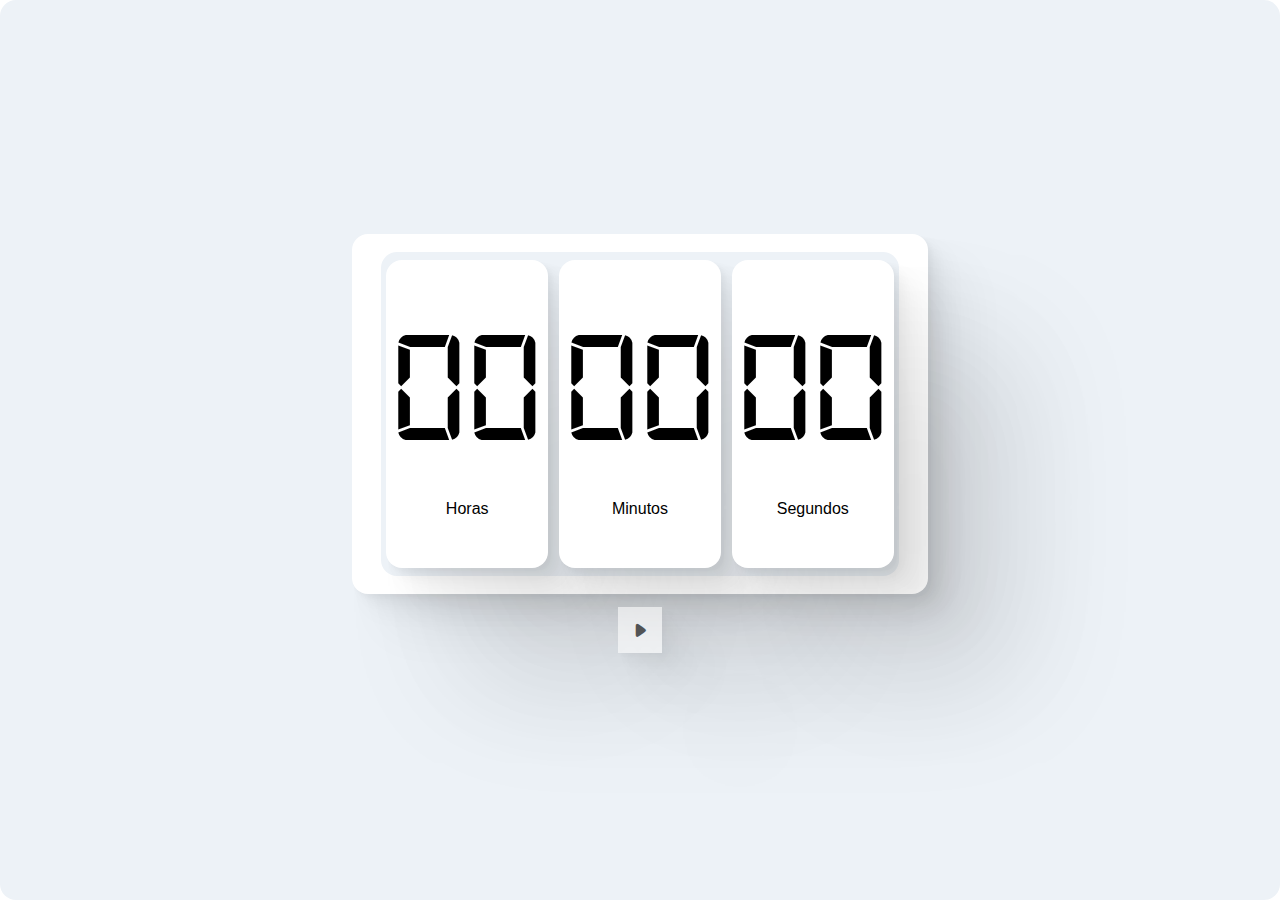
<file: Dia07-Contador/index.html>
<!DOCTYPE html>
<html lang="pt-BR">
<head>
    <meta charset="UTF-8">
    <meta http-equiv="X-UA-Compatible" content="IE=edge">
    <meta name="viewport" content="width=device-width, initial-scale=1.0">
    <link rel="stylesheet" href="assets\icofont\icofont.min.css">
    <link rel="stylesheet" type="text/css" href="style.css">
    
    
    <title>Contador</title>
</head>
<body>
    <div id="Container">
        <div id="Contador">
            <div id="Contador_Display">
               
                <div class="Contador_Cont">
                    <div id="horas">00</div>
                    <p class="Contador_Legenda">Horas</p>
                </div> 
                <div class="Contador_Cont">
                    <div id="minutos">00</div>
                    <p class="Contador_Legenda">Minutos</p>

                </div> 
                <div class="Contador_Cont">
                    <div id="segundos">00</div>
                    <p class="Contador_Legenda">Segundos</p>
                </div> 
                
            </div>
            
        </div>
        <div id="Contador_Botoes">
            <button class="Contador_Botao" id="botao_stop" onclick="Stop()" disabled><i id ="icon_stop" class="icofont-square"></i></button>
            <button class="Contador_Botao" id="botao_inicio" onclick="Iniciar()"><i id ="icon_play"  class="icofont-ui-play"></i></button>
            <button class="Contador_Botao" id="botao_reinicia" onclick="Reiniciar()" disabled><i class="icofont-ui-reply"></i></button>
        </div>
    </div>
</body>
<script src="script.js"></script>

</html>
</file>
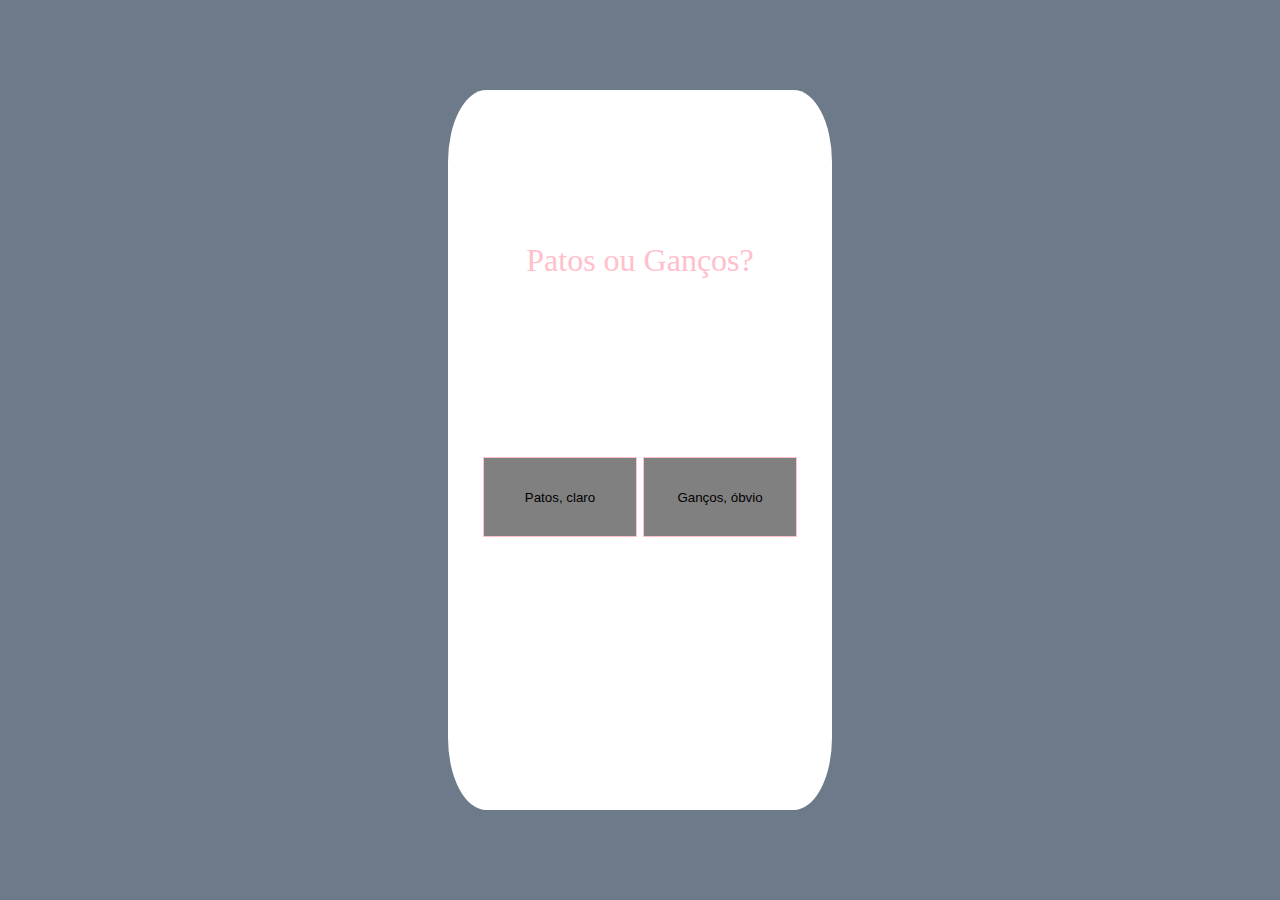
<file: Dia03-BotãoAnimado/home.html>
<!DOCTYPE html>
<html lang="pt-Br">
<head>
    <meta charset="UTF-8">
    <meta http-equiv="X-UA-Compatible" content="IE=edge">
    <meta name="viewport" content="width=device-width, initial-scale=1.0">
    <link rel="stylesheet" type="text/css" href="estilo.css">
    <title>Botão Animado</title>
</head>
<body>
    <script>
        function funcao(){
            alert("Eu sou um alert!");
        }
    </script>

    <div class="_container">
        <div class="card">
            <p class="Texto">Patos ou Ganços?</p>
            <div class="botao_container">
                <input class="Botao" id="botao__principal" type="button" value="Patos, claro" onclick="funcao()"/>
                <input class="Botao" id="botao__secundario" type="button" value="Ganços, óbvio" onclick="funcao()"/>
            </div>
        </div>
    </div>    
</body>
</html>
</file>
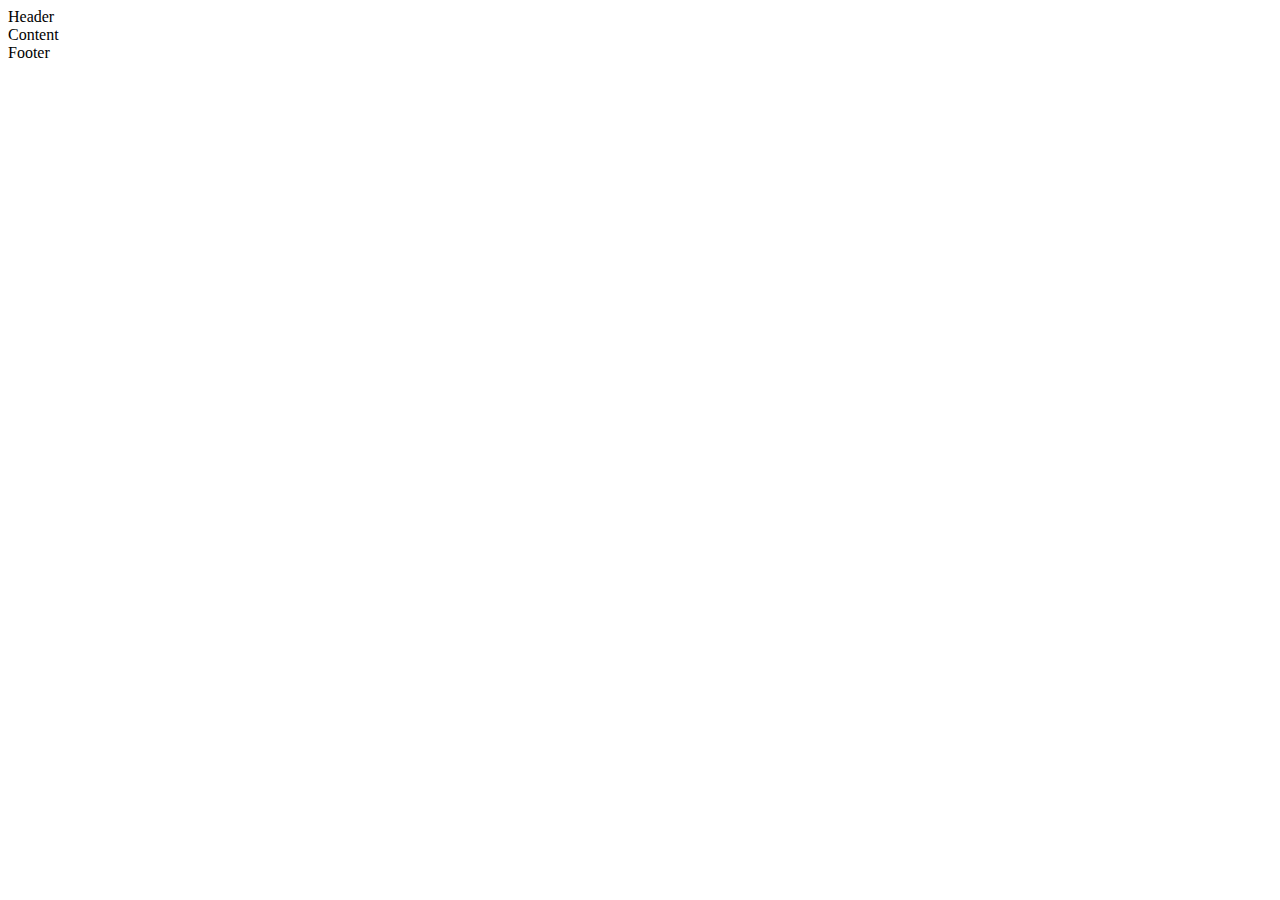
<file: Dia06-CardGlasmorfism/home.html>
<!DOCTYPE html>
<html lang="pt-Br">
<head>
    <meta charset="UTF-8">
    <meta http-equiv="X-UA-Compatible" content="IE=edge">
    <meta name="viewport" content="width=device-width, initial-scale=1.0">
    <title>Card Glassmorfism</title>
</head>
<body>
    <div class="Car-Container">
        <header class="Card-header">Header</header>
        <section class="Card-content">Content</section>
        <footer card="Card-footer">Footer</footer>

    </div>
    
</body>
</html>
</file>
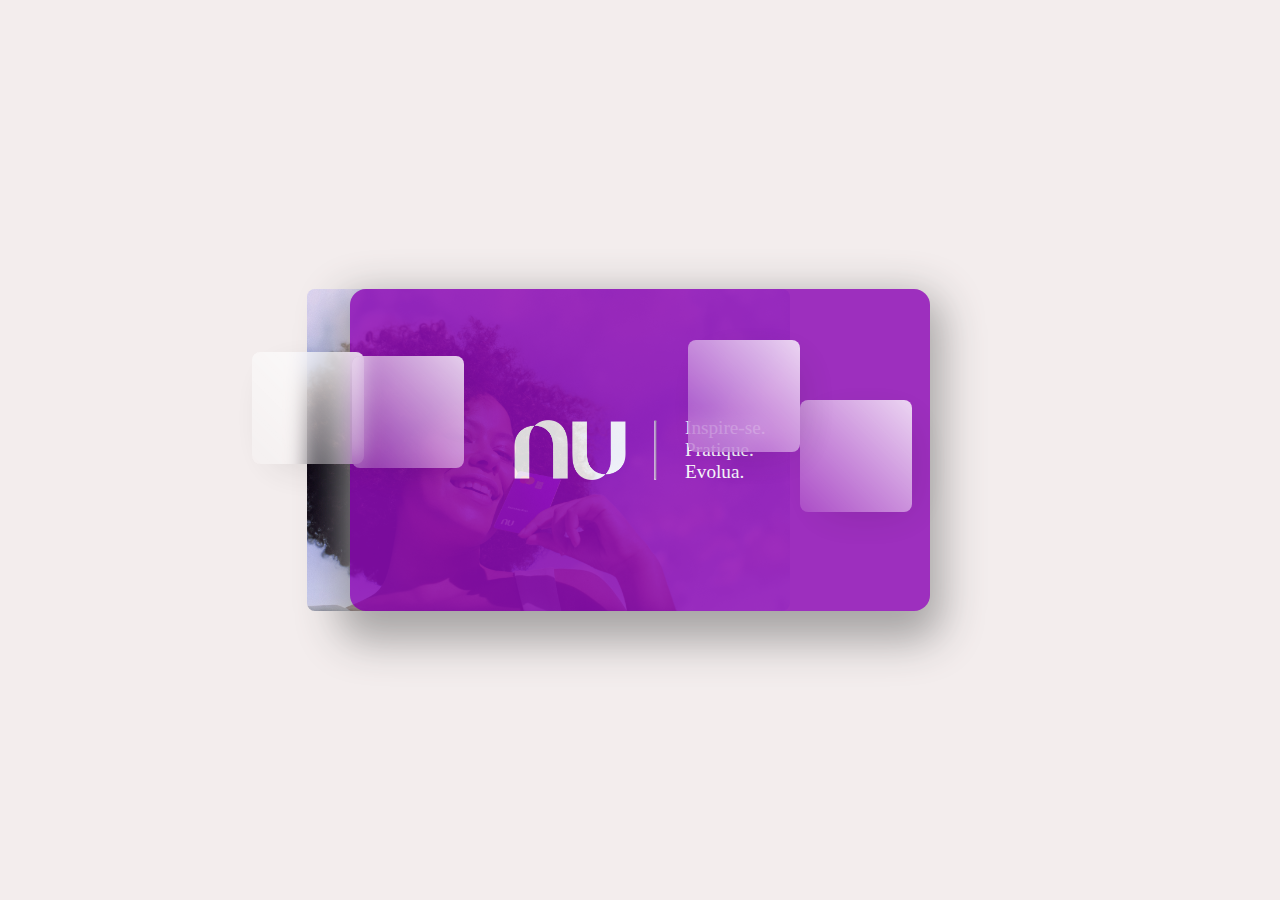
<file: Semana 1/Dia06-CardGlasmorfism/home.html>
<!DOCTYPE html>
<html lang="pt-Br">
<head>
    <meta charset="UTF-8">
    <meta http-equiv="X-UA-Compatible" content="IE=edge">
    <meta name="viewport" content="width=device-width, initial-scale=1.0">
    <link rel="stylesheet" type="text/css" href="style.css">
    <title>Card Glassmorfism</title>
</head>
<body>
    <div class="Container">
        <div class="Card-Container">
            <img src="assets\nu logo_White.png" class="Logo-Master">
            <hr id="divider">
            <p>Inspire-se.<br>Pratique.<br>Evolua.<br></p>
            
        </div>
        <img src="assets/Credit Card_5.jpg" alt="" class="FloatImgs">
    </div>
    <div class="Glass" id="glass1"></div>
    <div class="Glass" id="glass2"></div>
    <div class="Glass" id="glass3"></div>
    <div class="Glass" id="glass4"></div>
    
</body>
</html>
</file>
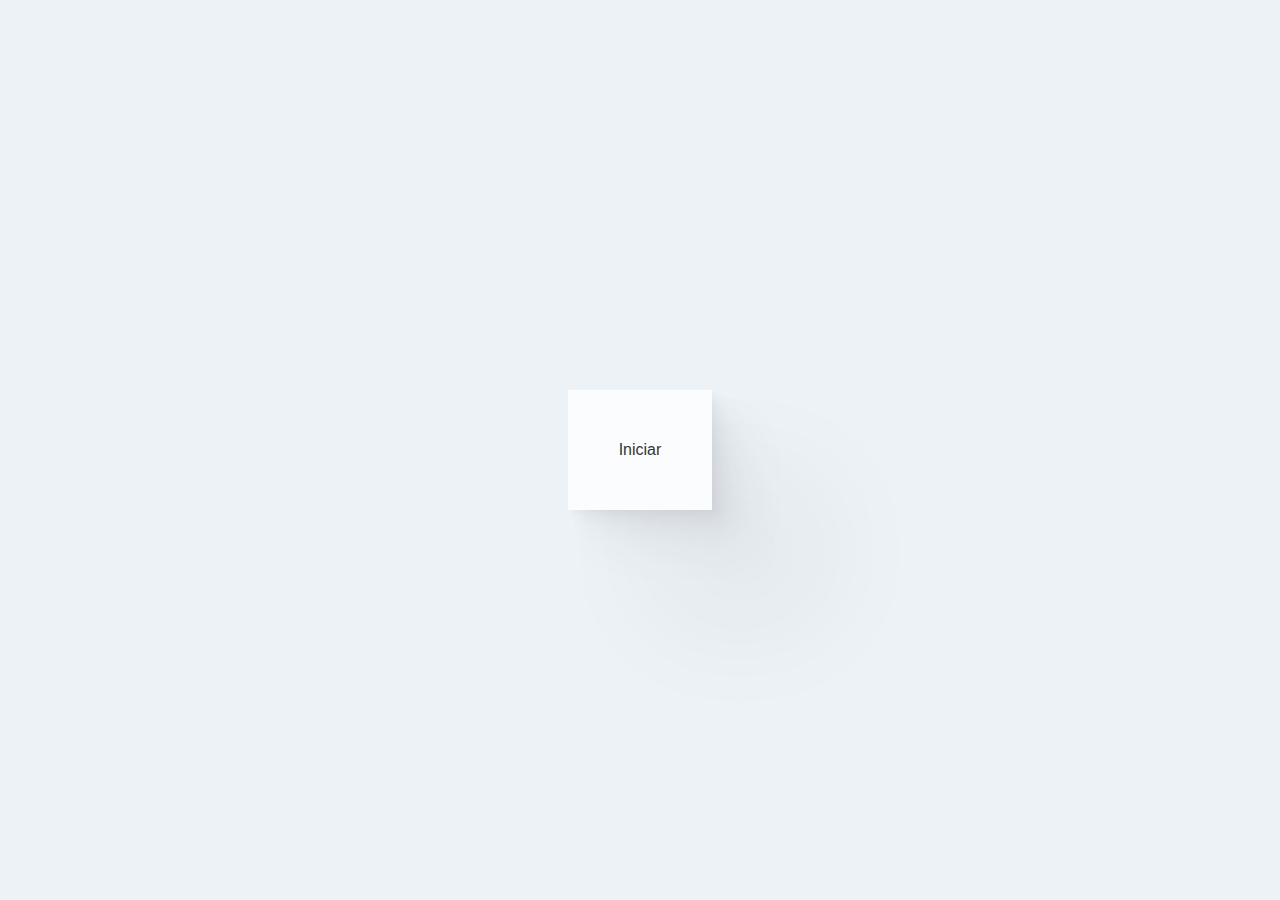
<file: Semana 2/Dia09-AnimaçãoDeLoading/home.html>
<!DOCTYPE html>
<html lang="pt-BR">
<head>
    <meta charset="UTF-8">
    <meta http-equiv="X-UA-Compatible" content="IE=edge">
    <meta name="viewport" content="width=device-width, initial-scale=1.0">
    <link rel="stylesheet" type="text/css" href="style.css">
    <script src="script.js"></script>
    <title>Pagina de Loading</title>
</head>
<body>
    <div class="Container">
        <button id="Iniciar" onclick="init()"> Iniciar</button>
        <div id="Carregamento">
            <!-- <p class="Title">Carregando...</p> -->
            <div id="Container_loading">
                <div id="Barra_loading"></div>
            </div>
            <p id="Label">Textos Aleatórios</p>
        </div>
    </div>
</body>
</html>
</file>
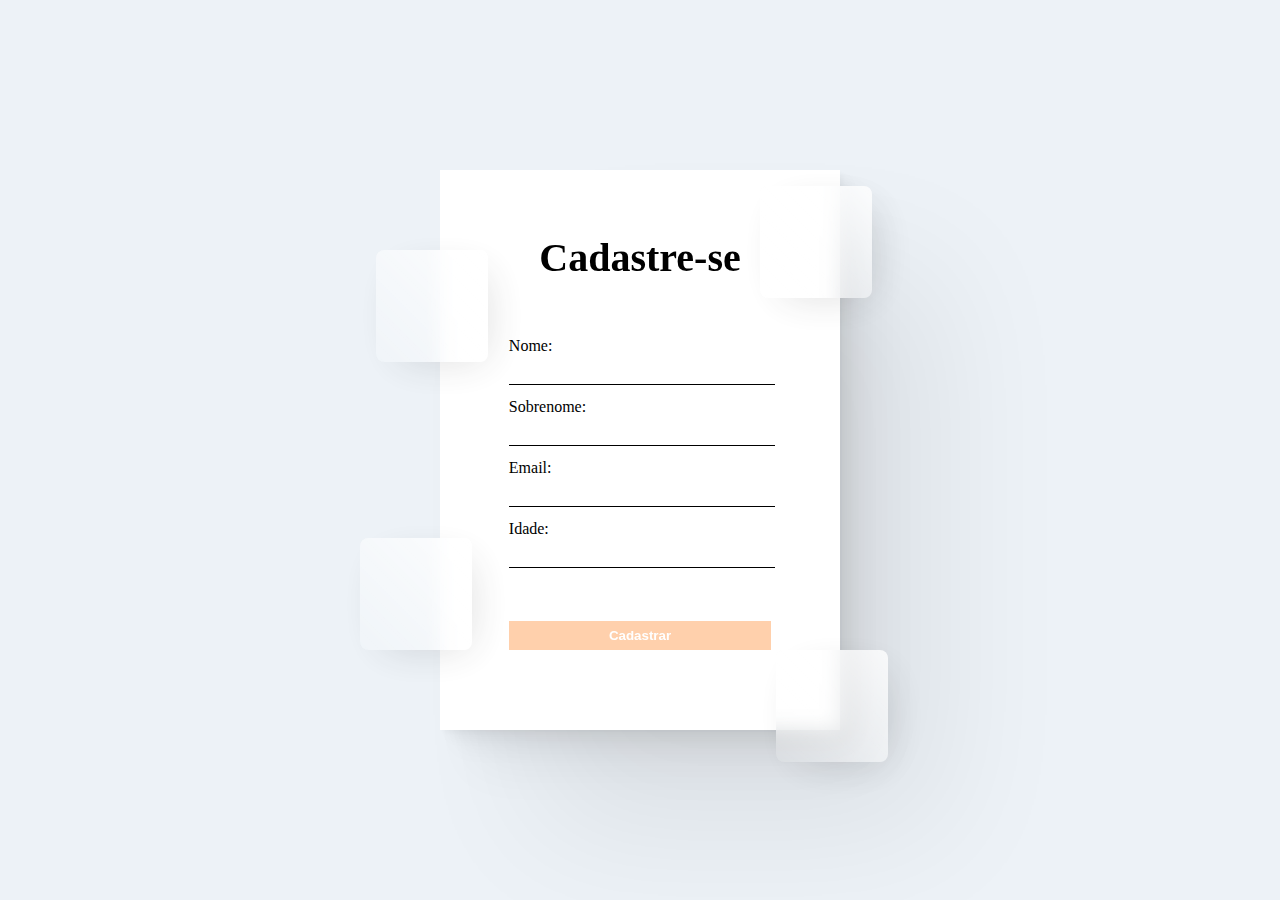
<file: Semana 2/Dia11-FormLogin/home.html>
<!DOCTYPE html>
<html lang="pt-BR">
<head>
    <meta charset="UTF-8">
    <meta http-equiv="X-UA-Compatible" content="IE=edge">
    <meta name="viewport" content="width=device-width, initial-scale=1.0">
    <link rel="stylesheet" type="text/css" href="style.css">
    <title>Pagina de login</title>
</head>
<body>
    <div class="Container">
        <form action="POST">
            <div class="Glass" id="g1"></div>
            <div class="Glass" id="g2"></div>
            <div class="Glass" id="g3"></div>
            <div class="Glass" id="g4"></div>
            <h1 class="Title">Cadastre-se</h1>
            <!-- <fieldset>
                <legend>Informações da conta</legend>
                <p>
                    <label for="nick">Nick</label>
                    <input type="text" name="nick" id="nick"/>
                    <label for="email"></label>
                </p>
                <p>
                    <label for="email">Email: </label>
                    <input type="text" name="email" id="email"/> 
                    <label for="email"></label>
                   
                </p>
                <p>
                    <label for="telefone">Telefone</label>
                    <input type="tel" name="telefone" id="telefone"/>
                </p>
            </fieldset> -->
            <section>
                <p>
                    <label for="nome">Nome: </label>
                    <label for="nome"></label>
                    <input type="text" name="nome" id="nome"/> 
                </p>
                <p>
                    <label for="sobrenome">Sobrenome:</label>
                    <label for="email"></label>
                    <input type="text" name="sobrenome" id="sobrenome">
                </p>
                <p>
                    <label for="email">Email: </label>
                    <label for="email"></label>
                    <input type="text" name="email" id="email"/> 
                   
                </p>               
                <p>
                    <label for="idade">Idade:</label>
                    <label for="email"></label>
                    <input type="number" name="idade" id="idade">

                </p>
                <p>
            <button type="submit">Cadastrar</button>

                </p>
            </section>

            
        </form>
    </div>
</body>
</html>
</file>
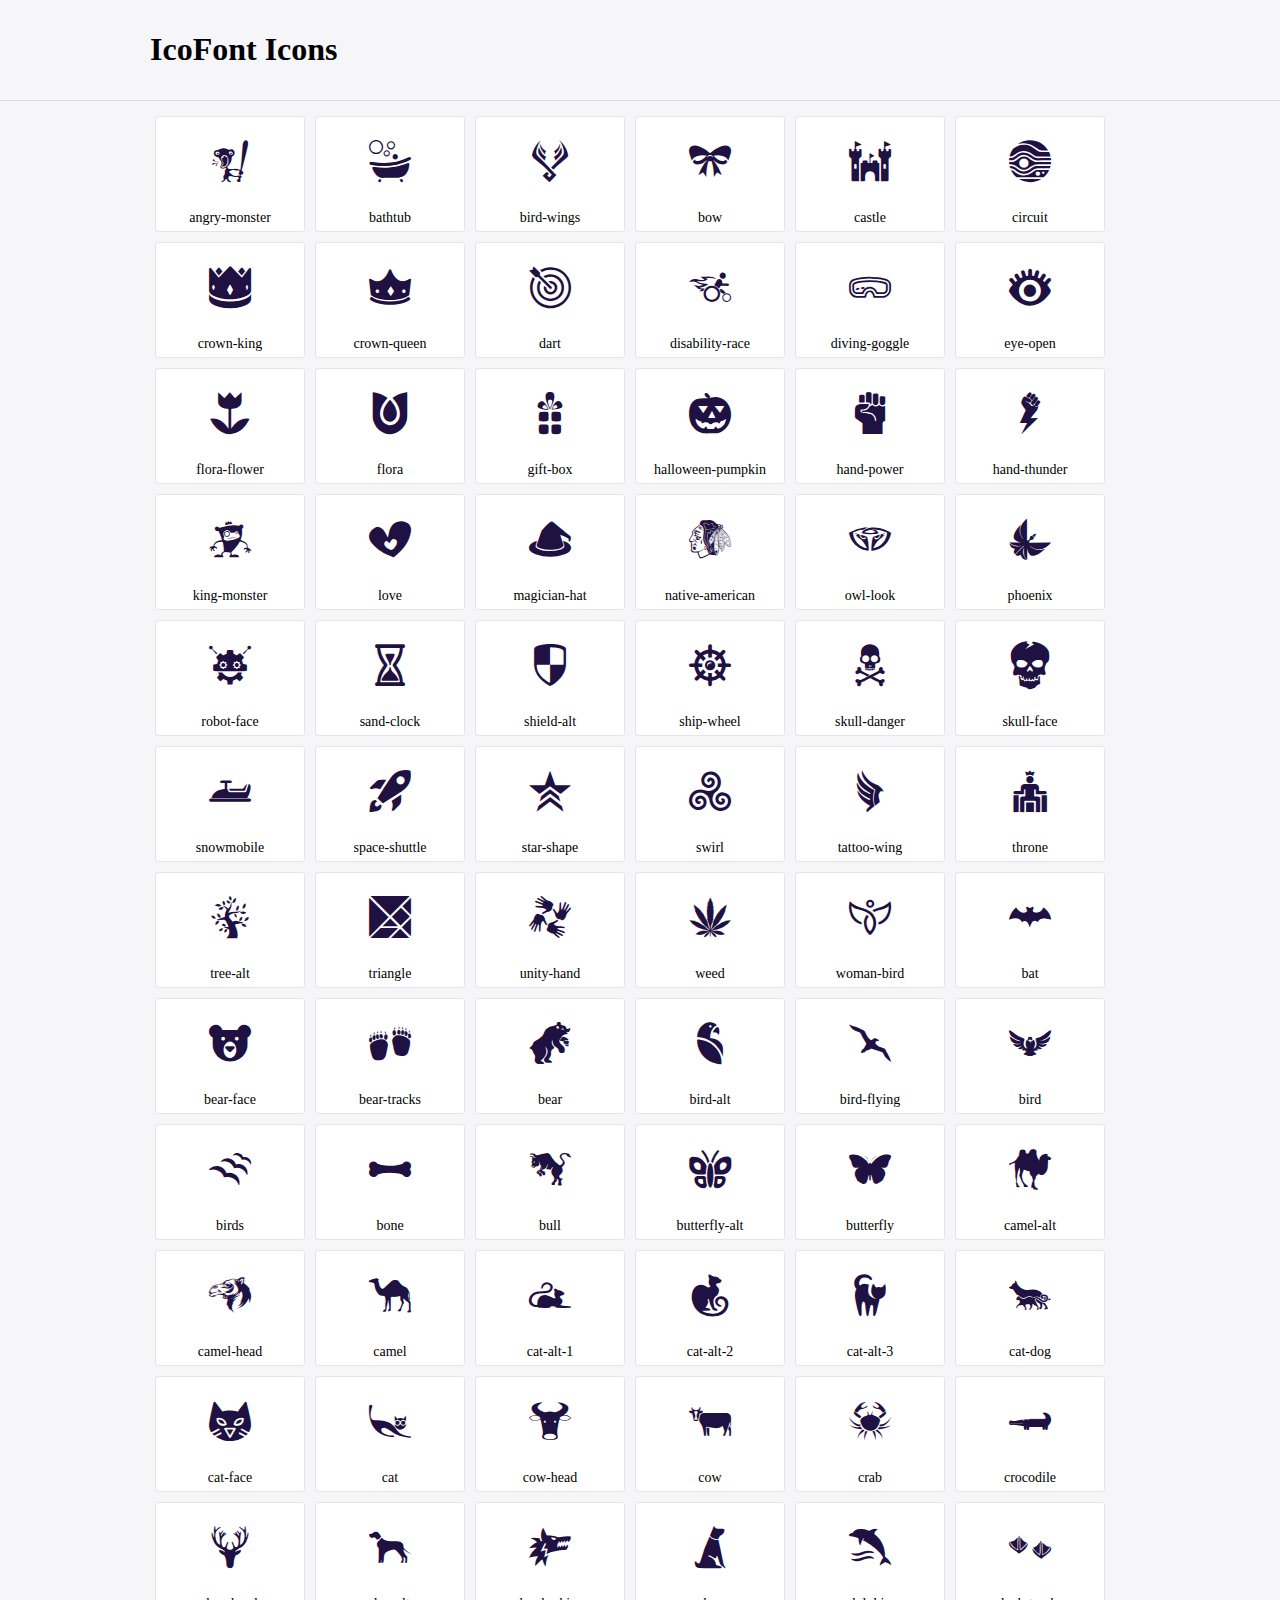
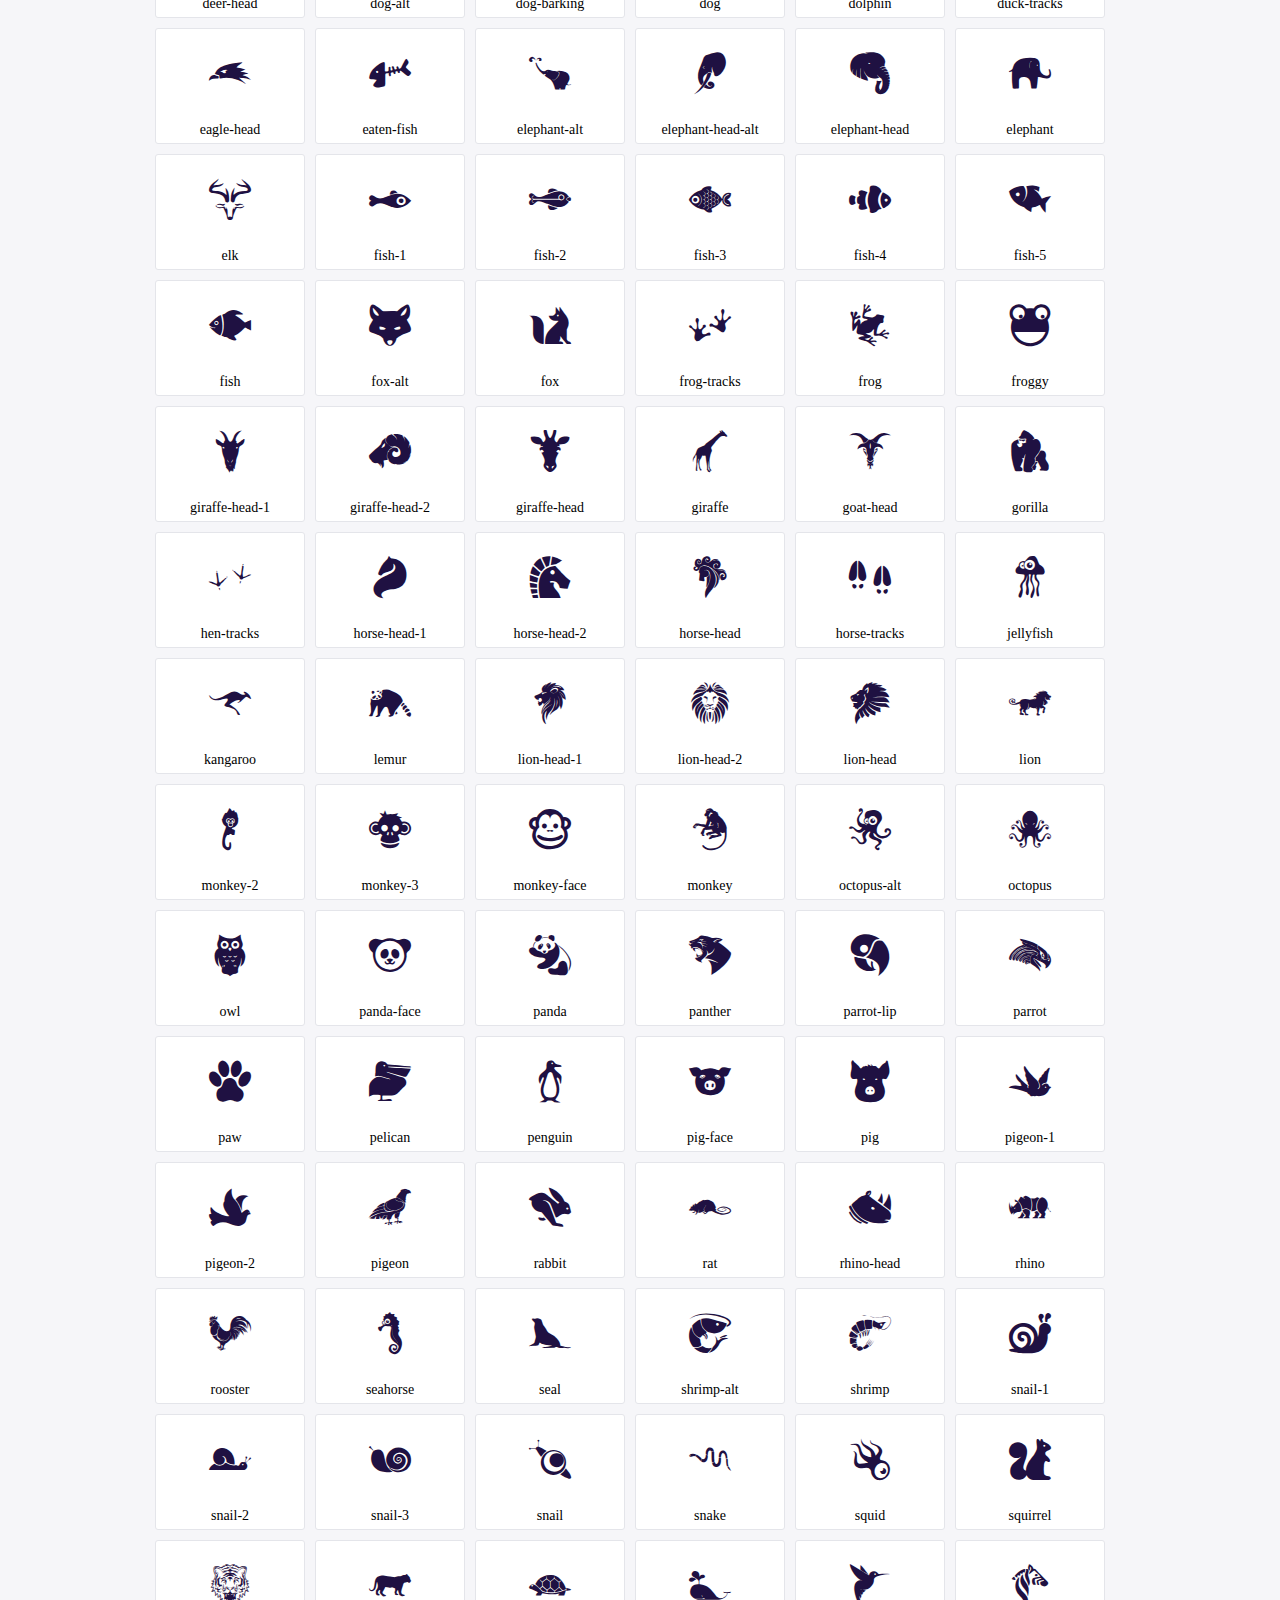
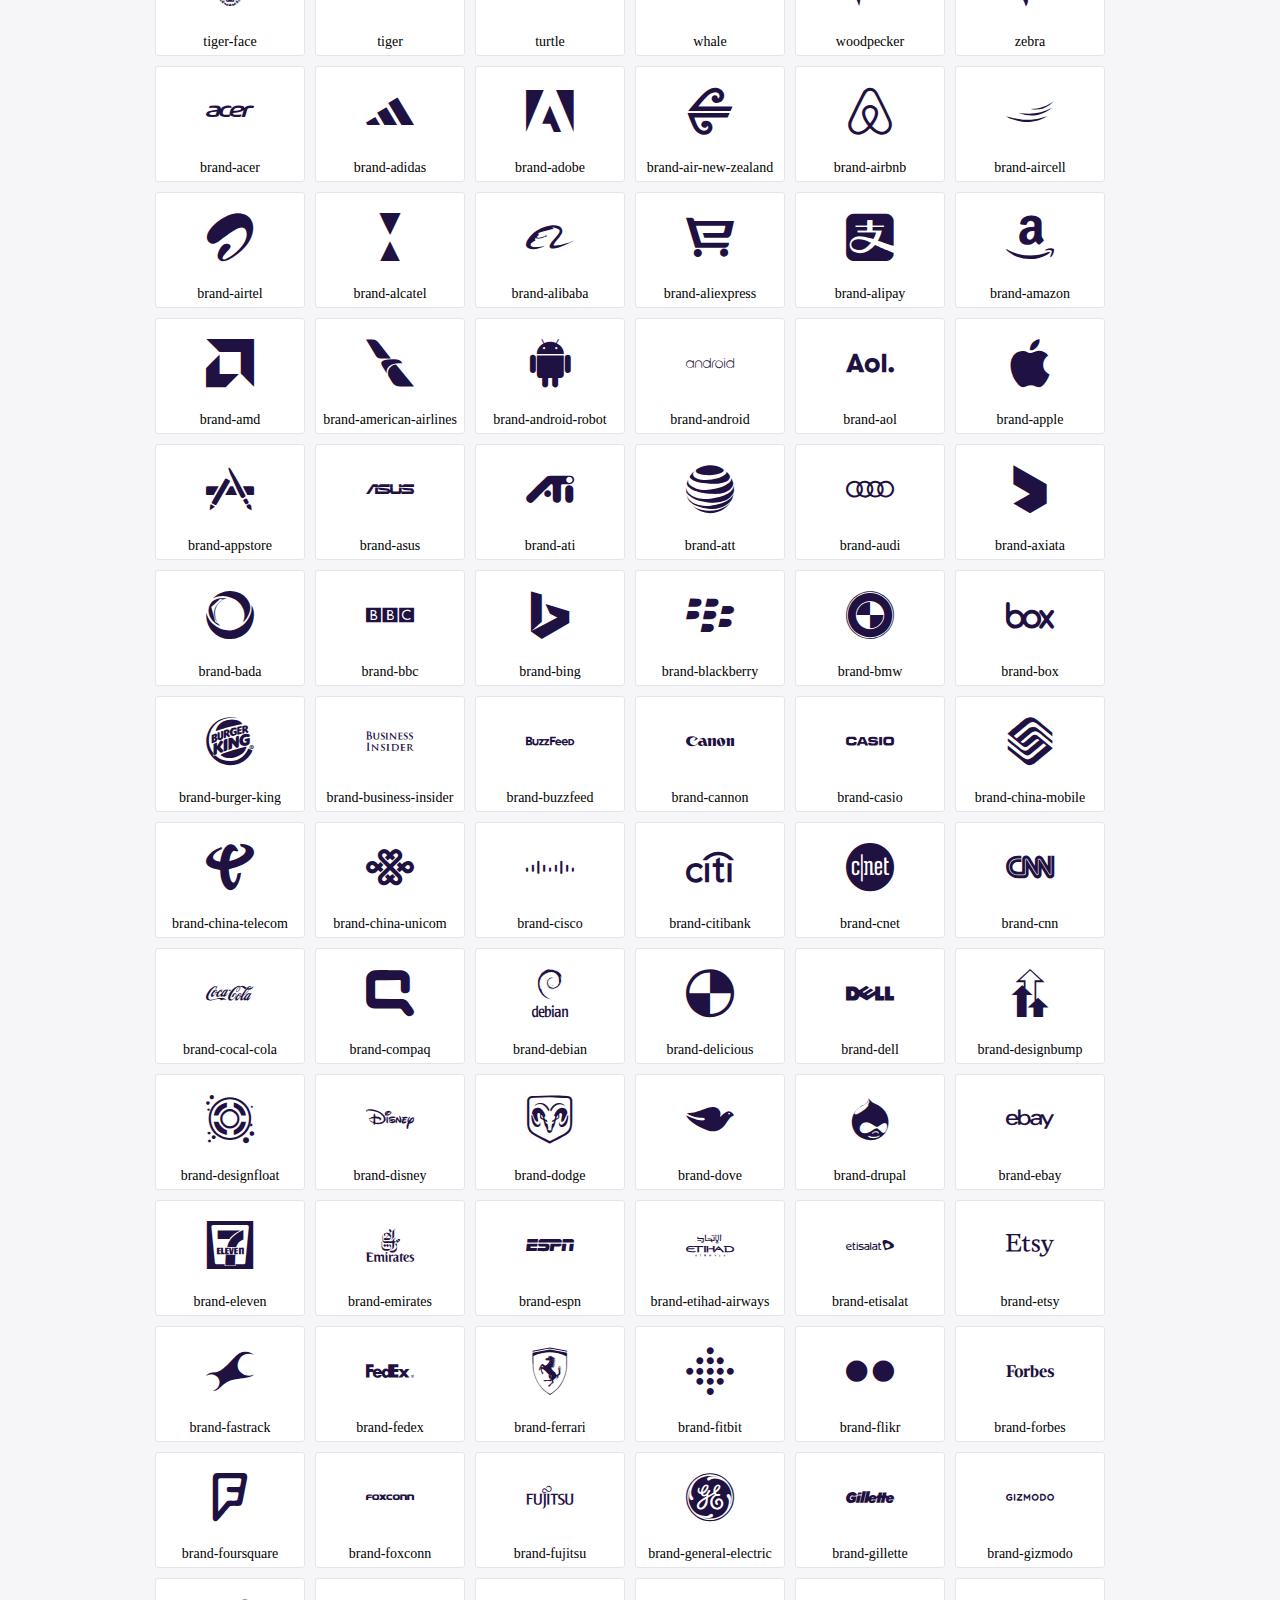
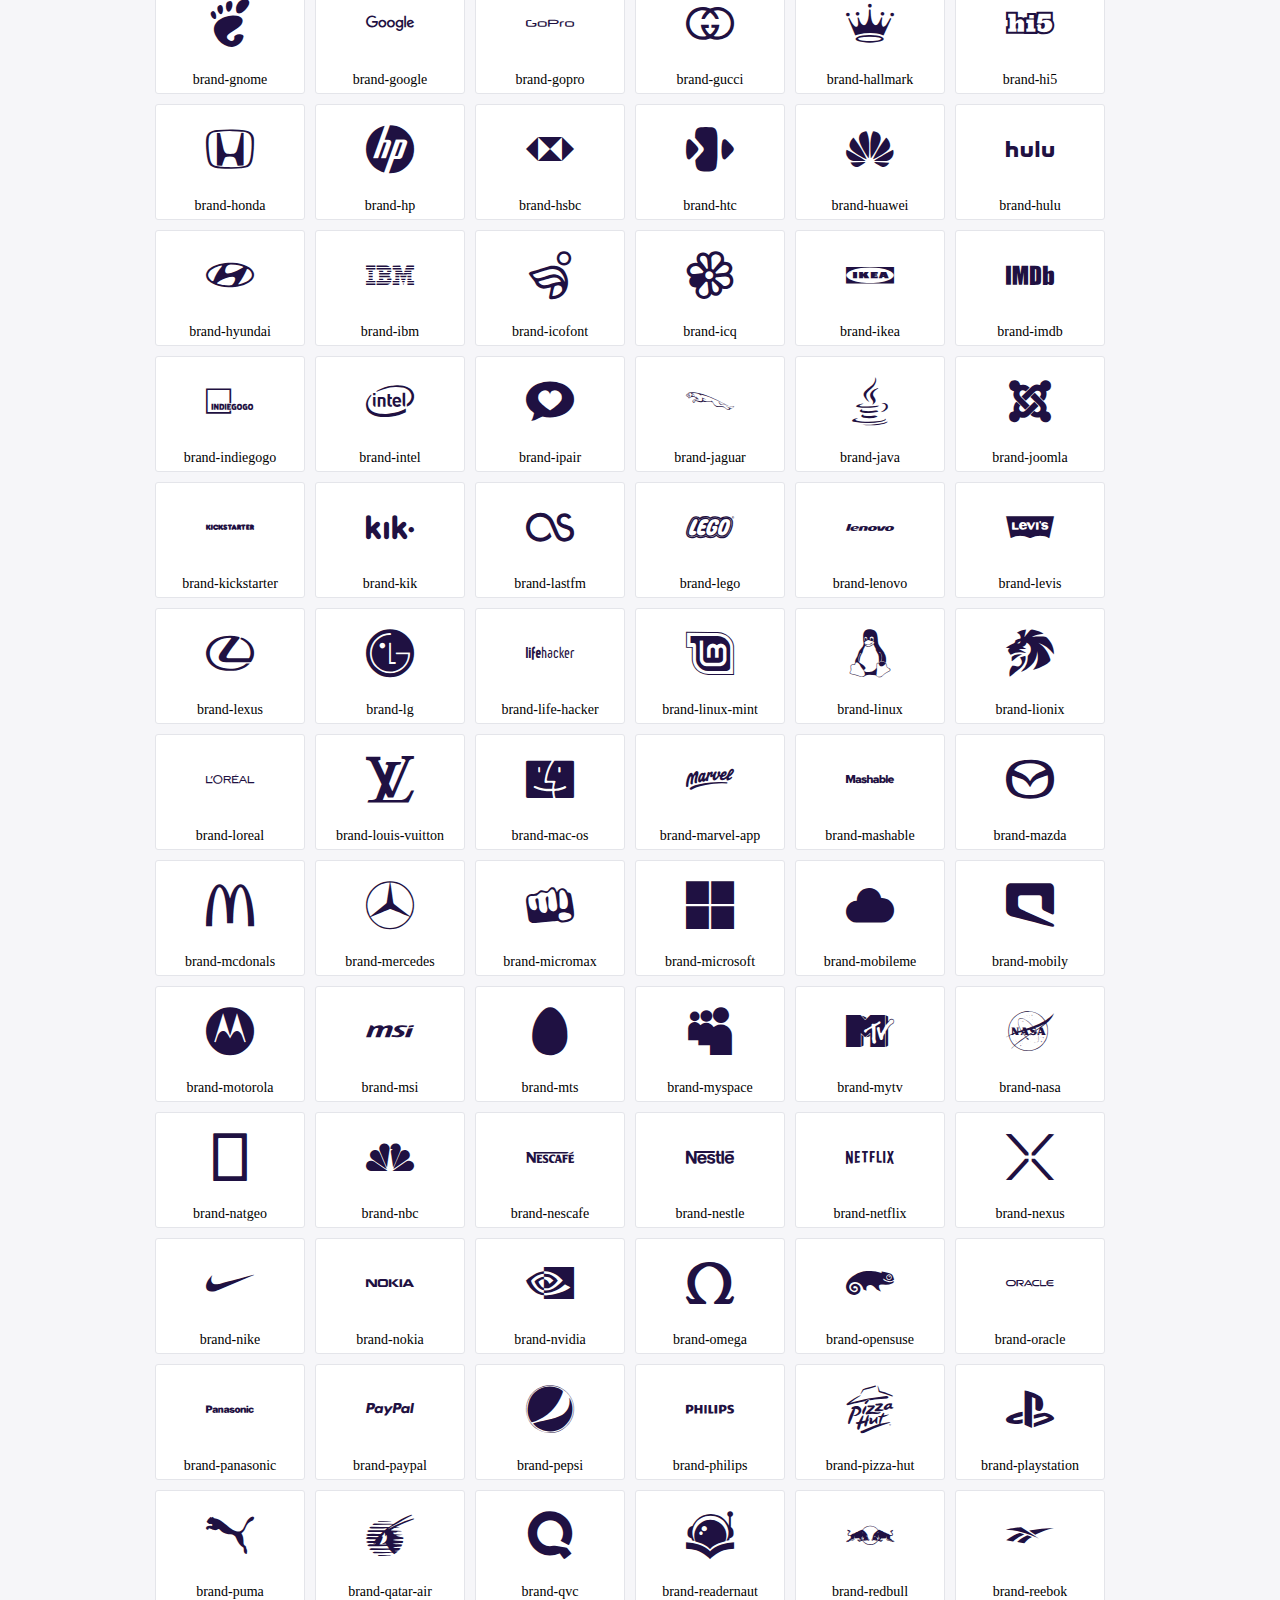
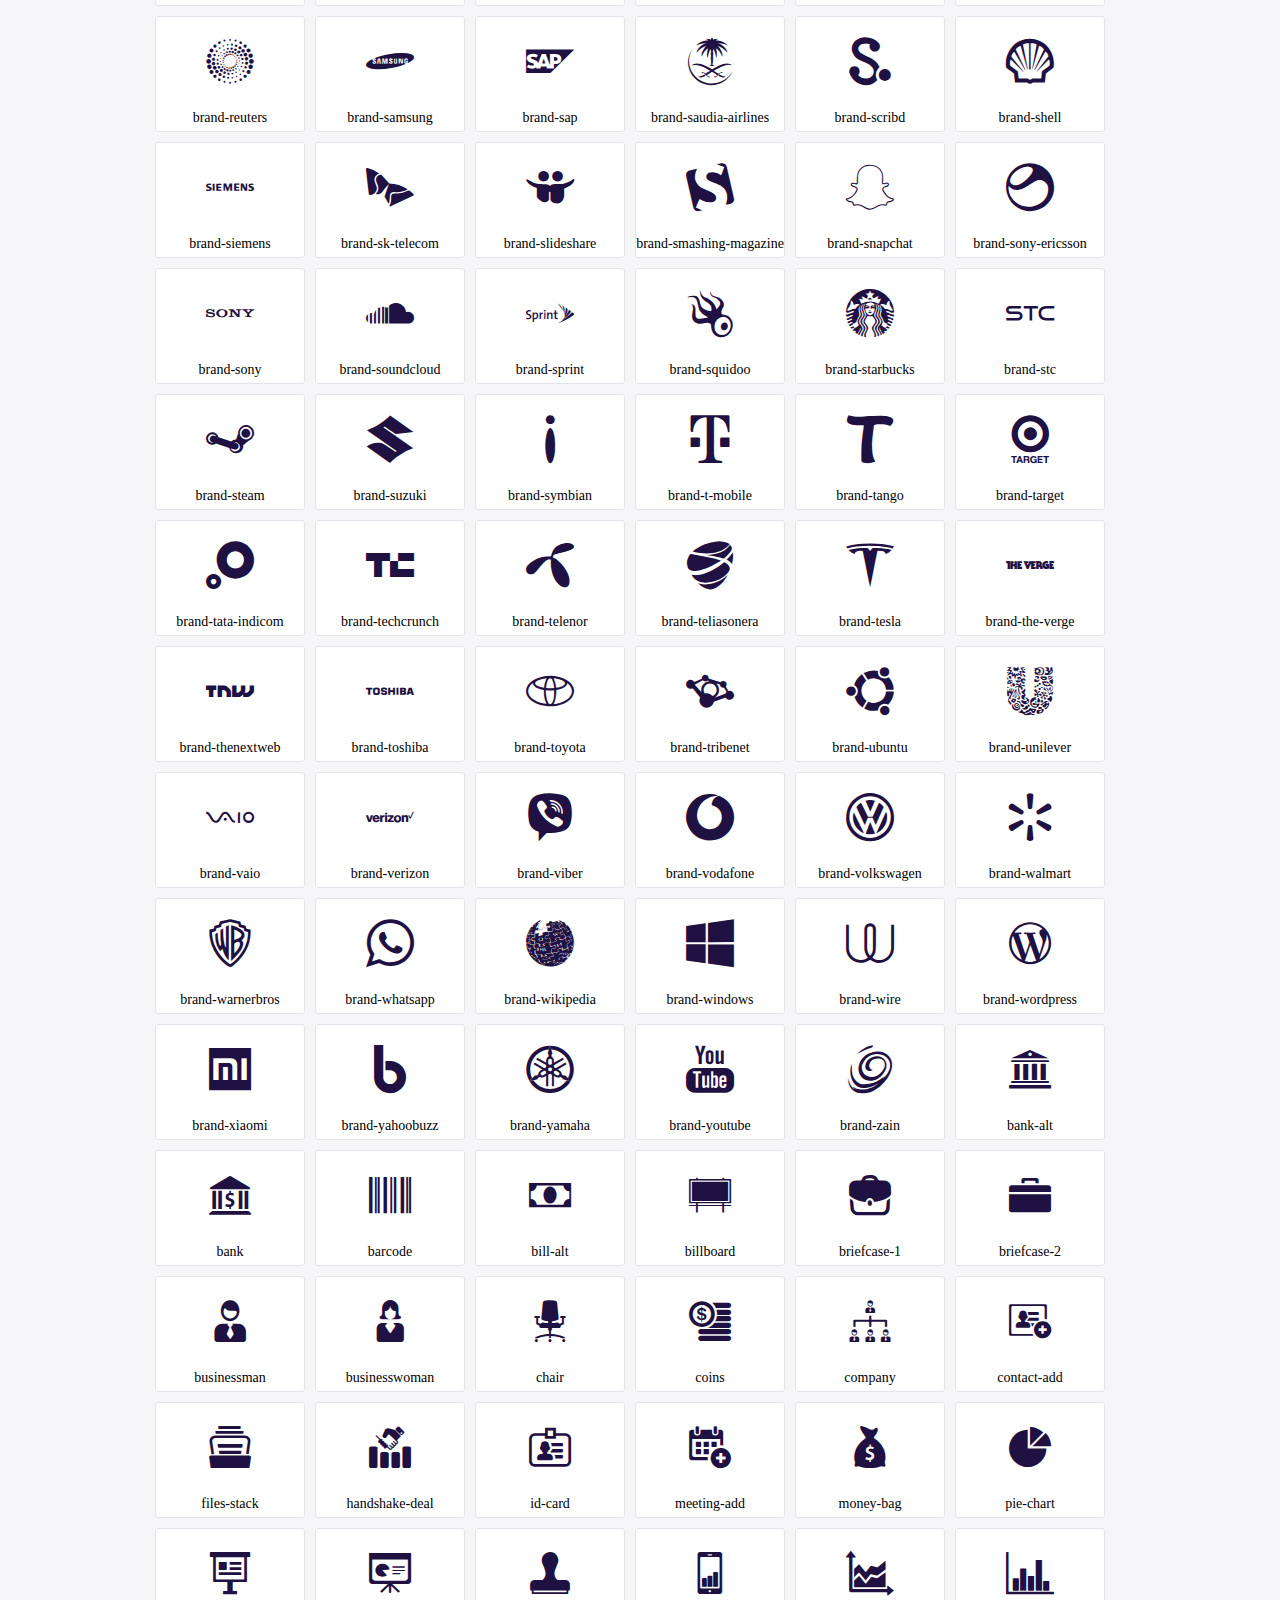
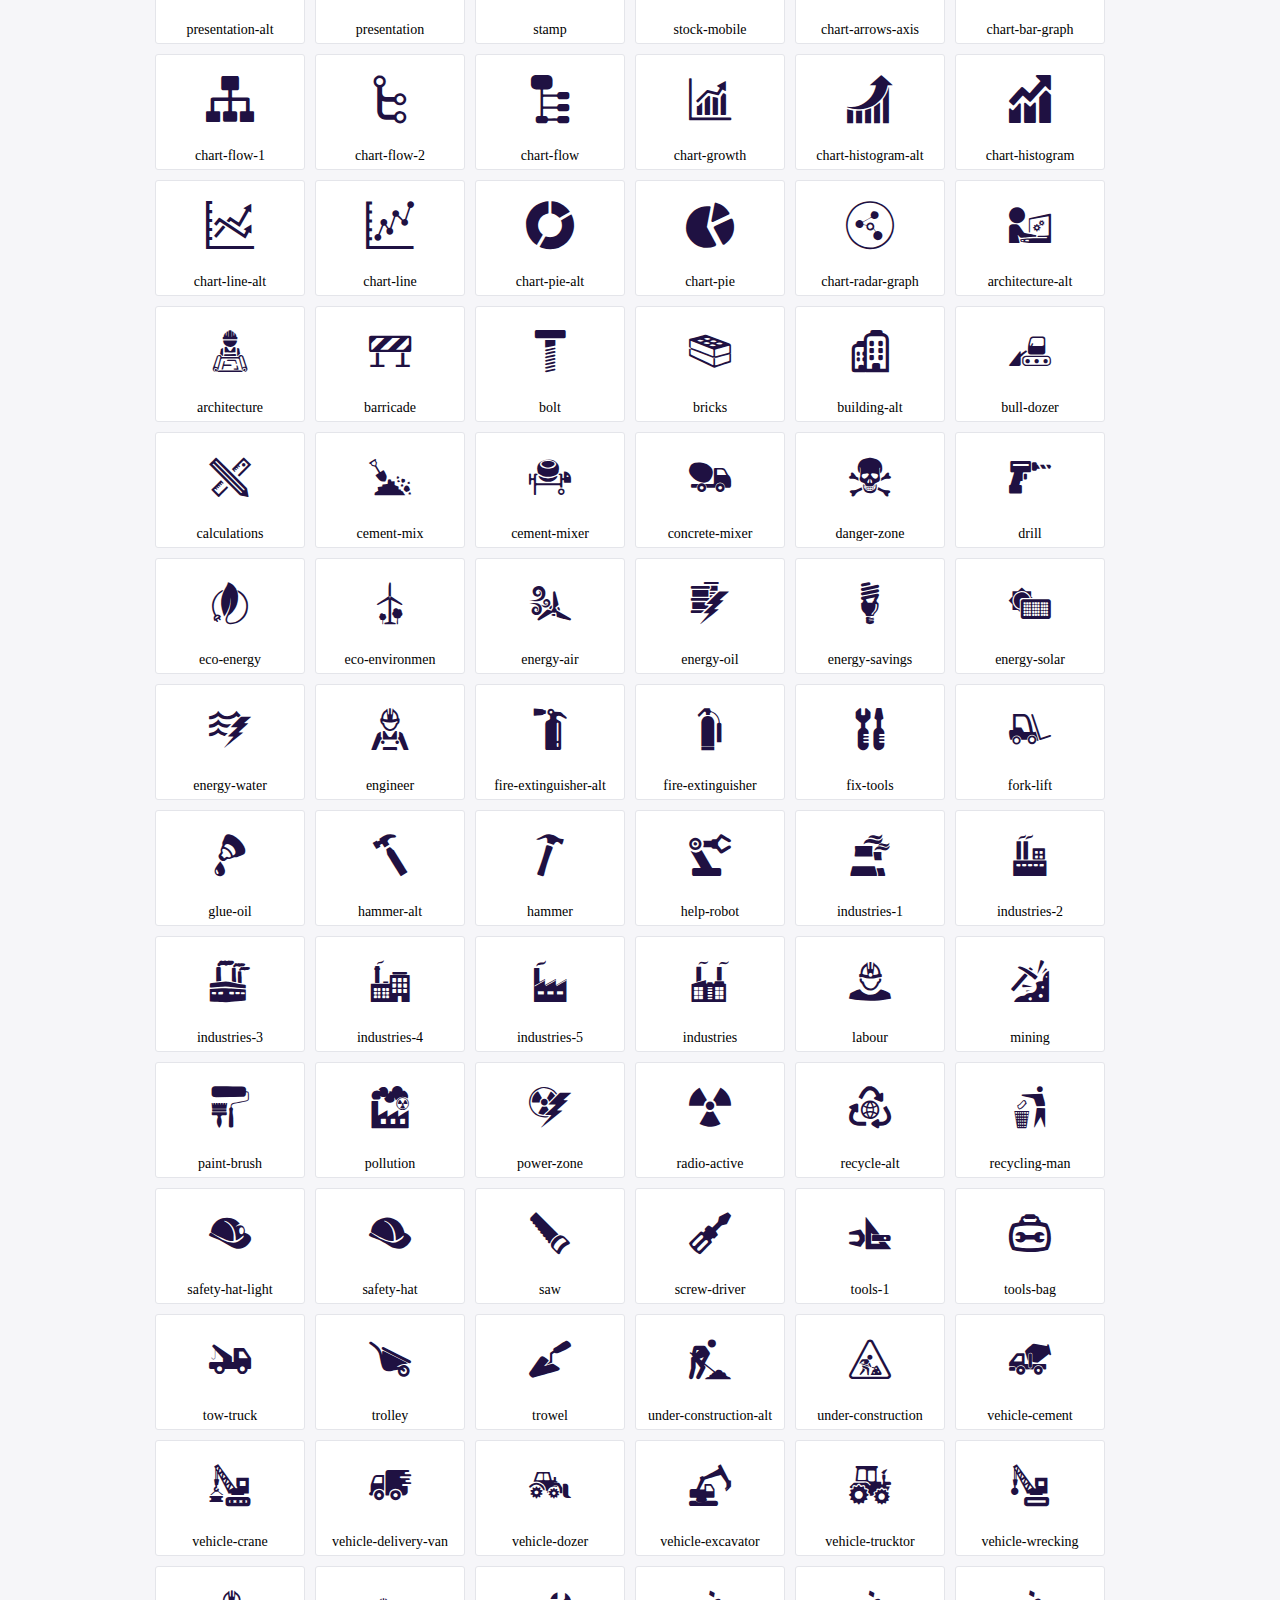
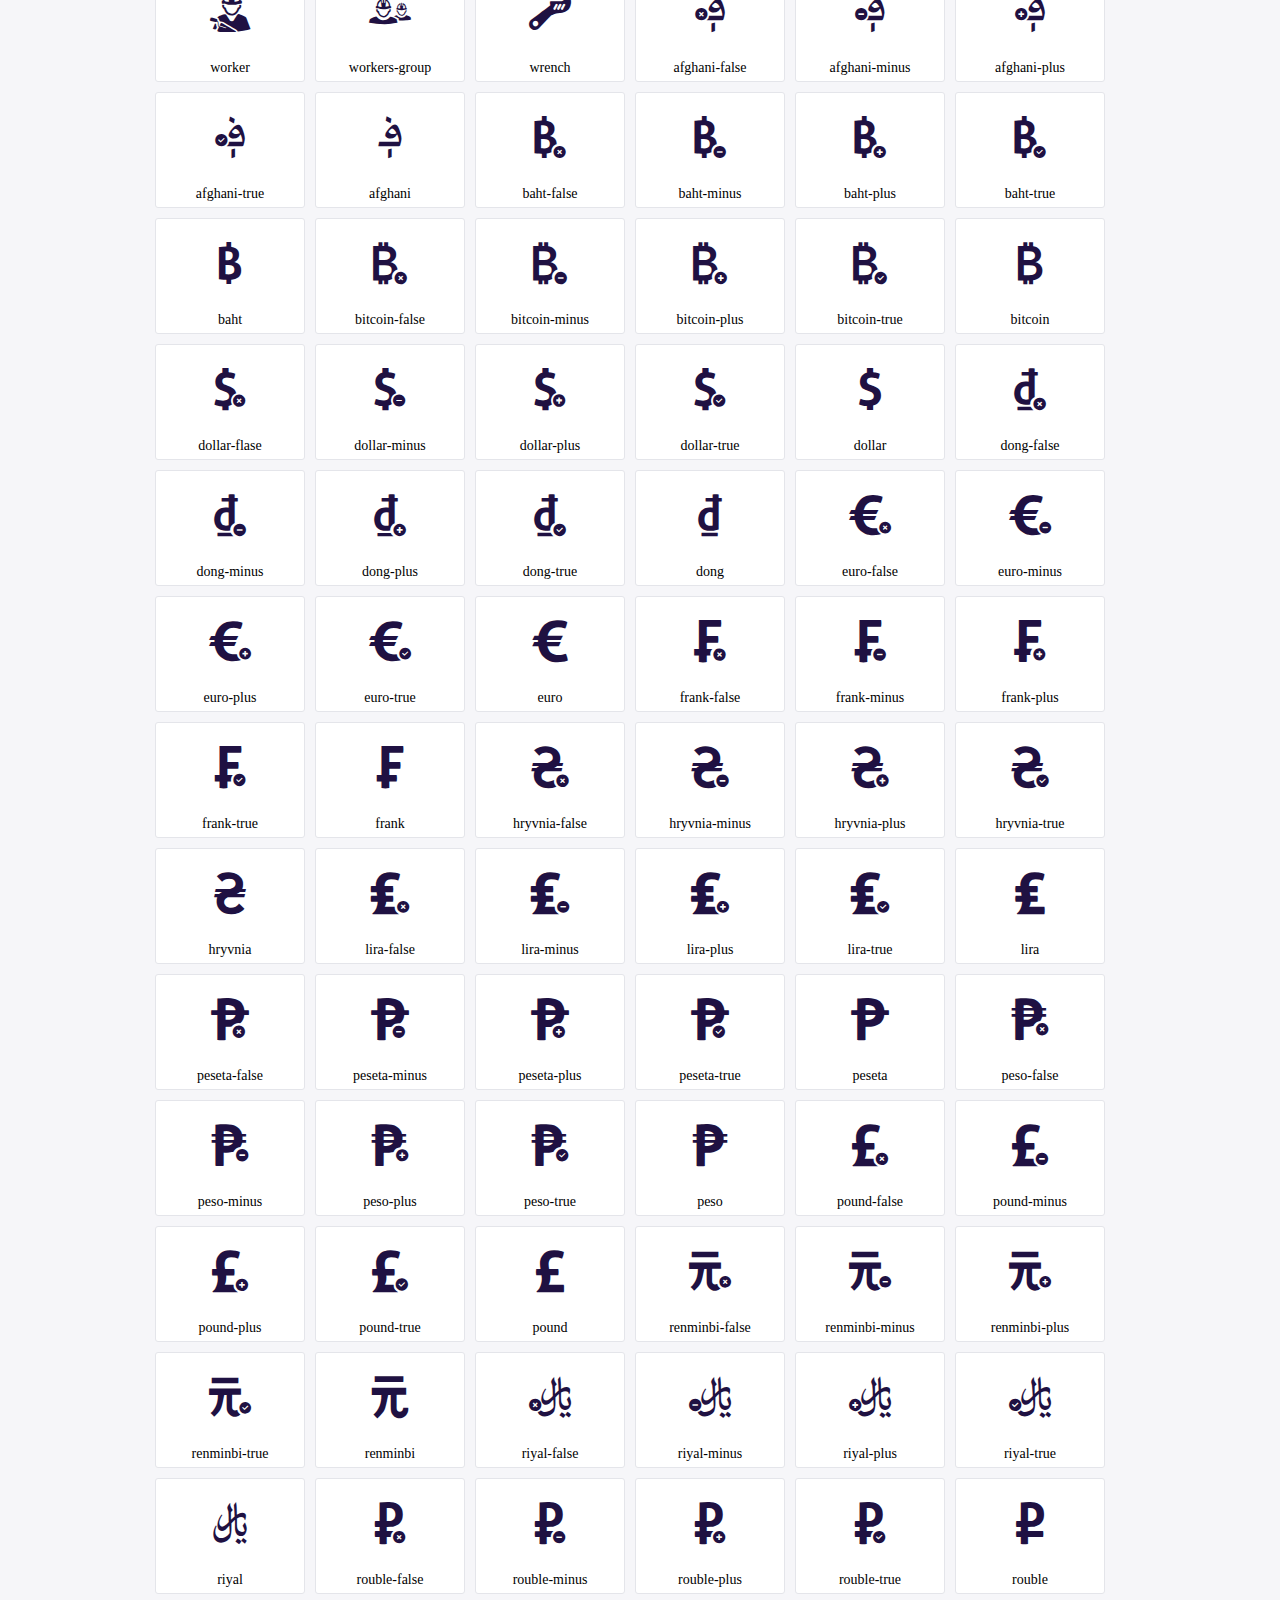
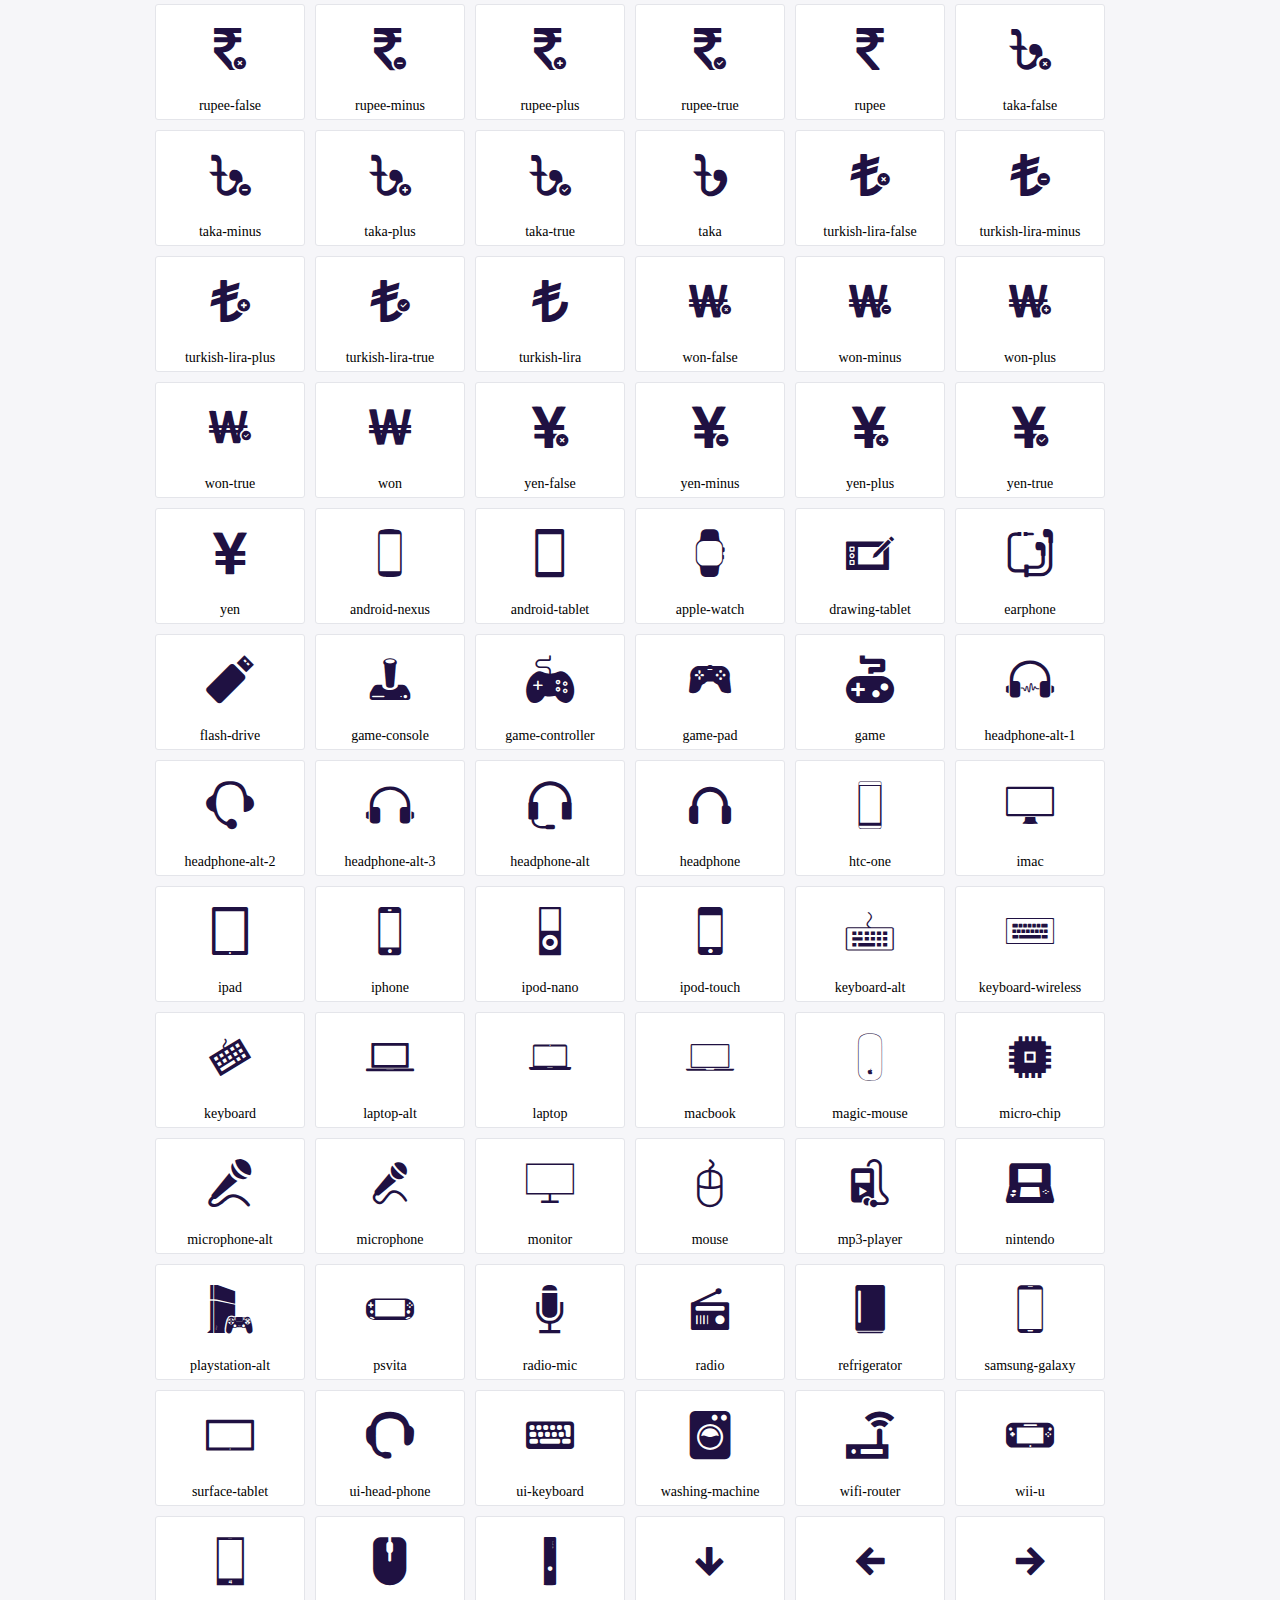
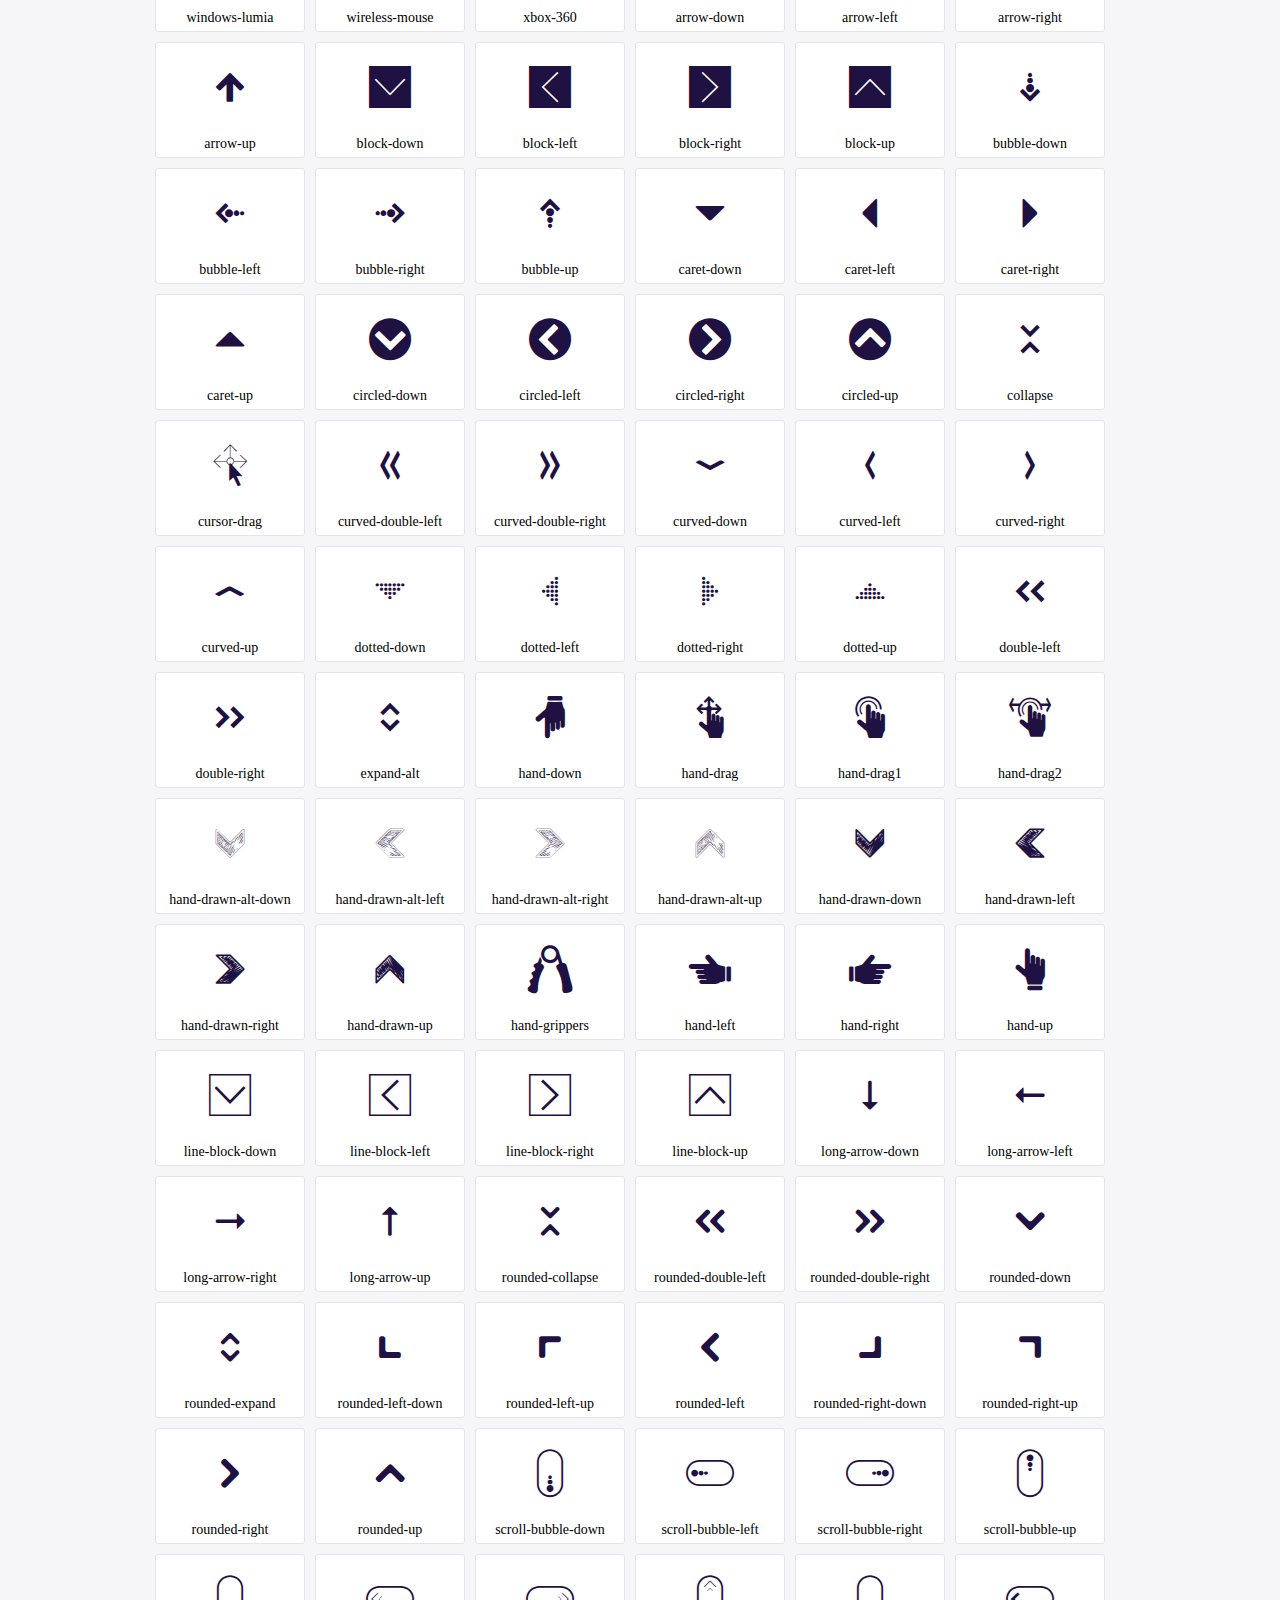
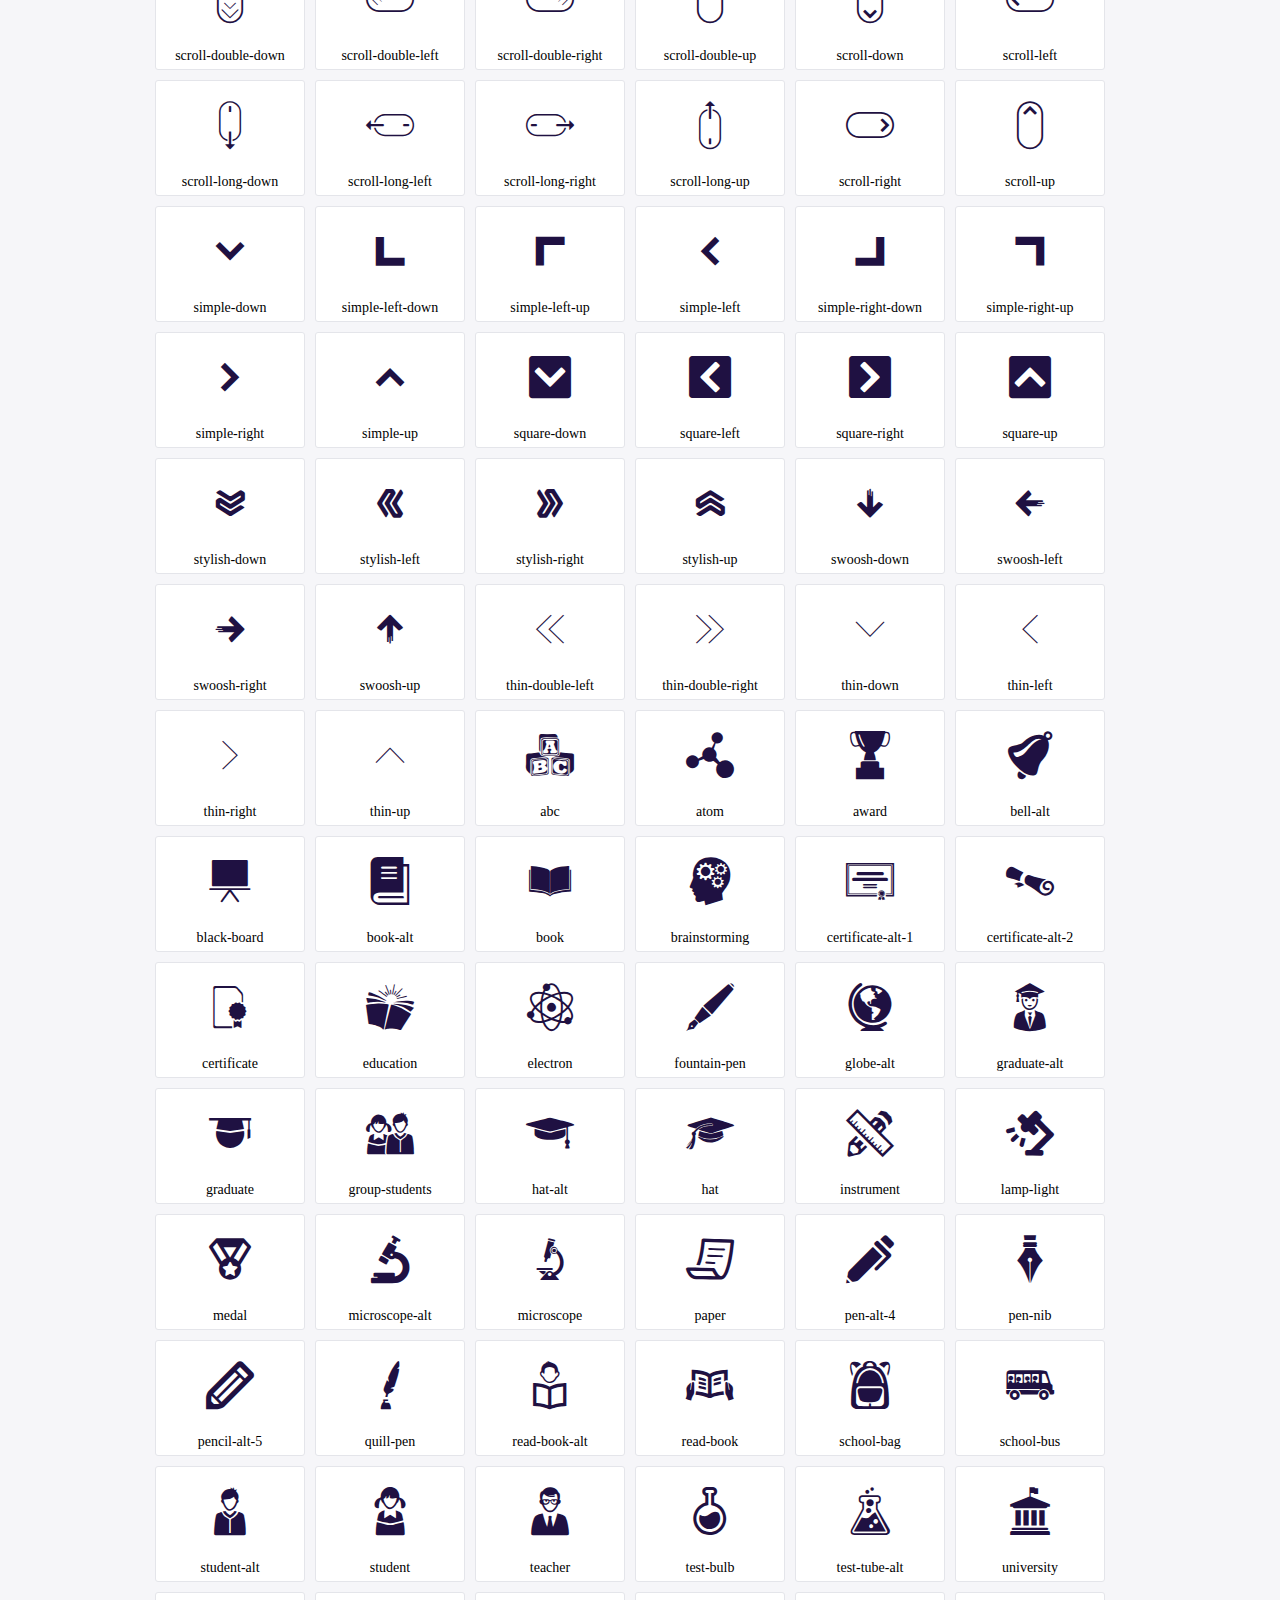
<file: Dia07-Contador/assets/icofont/demo.html>
<!DOCTYPE html>
	<html>
	<head>
		<meta charset="utf-8">
		<title>Examples | IcoFont</title>
		<link rel="stylesheet" type="text/css" href="./icofont.min.css">
		<style type="text/css">
			body {
				margin: 0;
				padding: 0;
				background: #F6F6F9;
			}
			.header {
				border-bottom: 1px solid #DCDCE1;
				padding: 10px 0;
				margin-bottom: 10px;
			}
			.container {
				width: 980px;
				margin: 0 auto;
			}
			.ico-title {
				font-size: 2em;
			}
			.iconlist {
				margin: 0;
				padding: 0;
				list-style: none;
				text-align: center;
				width: 100%;
				display: flex;
				flex-wrap: wrap;
				flex-direction: row;
			}
			.iconlist li {
				position: relative;
				margin: 5px;
				width: 150px;
				cursor: pointer;
			}
			.iconlist li .icon-holder {
				position: relative;
				text-align: center;
				border-radius: 3px;
				overflow: hidden;
				padding-bottom: 5px;
				background: #ffffff;
				border: 1px solid #E4E5EA;
				transition: all 0.2s linear 0s;
			}
			.iconlist li .icon-holder:hover {
				background: #00C3DA;
				color: #ffffff;
			}
			.iconlist li .icon-holder:hover .icon i {
				color: #ffffff;
			}
			.iconlist li .icon-holder .icon {
				padding: 20px;
				text-align: center;
			}
			.iconlist li .icon-holder .icon i {
				font-size: 3em;
				color: #1F1142;
			}
			.iconlist li .icon-holder span {
				font-size: 14px;
				display: block;
				margin-top: 5px;
				border-radius: 3px;
			}
		</style>
	</head>
	<body>
	<div class="header">
		<div class="container">
			<h1 class="ico-title"> IcoFont Icons </h1>
		</div>
	</div>
	<div class="container">
		<ul class="iconlist">
		
		<li>
			<div class="icon-holder">
				<div class="icon"> 
					<i class="icofont-angry-monster"></i>
				</div> 
				<span> angry-monster </span>
			</div>
		</li>
		
		<li>
			<div class="icon-holder">
				<div class="icon"> 
					<i class="icofont-bathtub"></i>
				</div> 
				<span> bathtub </span>
			</div>
		</li>
		
		<li>
			<div class="icon-holder">
				<div class="icon"> 
					<i class="icofont-bird-wings"></i>
				</div> 
				<span> bird-wings </span>
			</div>
		</li>
		
		<li>
			<div class="icon-holder">
				<div class="icon"> 
					<i class="icofont-bow"></i>
				</div> 
				<span> bow </span>
			</div>
		</li>
		
		<li>
			<div class="icon-holder">
				<div class="icon"> 
					<i class="icofont-castle"></i>
				</div> 
				<span> castle </span>
			</div>
		</li>
		
		<li>
			<div class="icon-holder">
				<div class="icon"> 
					<i class="icofont-circuit"></i>
				</div> 
				<span> circuit </span>
			</div>
		</li>
		
		<li>
			<div class="icon-holder">
				<div class="icon"> 
					<i class="icofont-crown-king"></i>
				</div> 
				<span> crown-king </span>
			</div>
		</li>
		
		<li>
			<div class="icon-holder">
				<div class="icon"> 
					<i class="icofont-crown-queen"></i>
				</div> 
				<span> crown-queen </span>
			</div>
		</li>
		
		<li>
			<div class="icon-holder">
				<div class="icon"> 
					<i class="icofont-dart"></i>
				</div> 
				<span> dart </span>
			</div>
		</li>
		
		<li>
			<div class="icon-holder">
				<div class="icon"> 
					<i class="icofont-disability-race"></i>
				</div> 
				<span> disability-race </span>
			</div>
		</li>
		
		<li>
			<div class="icon-holder">
				<div class="icon"> 
					<i class="icofont-diving-goggle"></i>
				</div> 
				<span> diving-goggle </span>
			</div>
		</li>
		
		<li>
			<div class="icon-holder">
				<div class="icon"> 
					<i class="icofont-eye-open"></i>
				</div> 
				<span> eye-open </span>
			</div>
		</li>
		
		<li>
			<div class="icon-holder">
				<div class="icon"> 
					<i class="icofont-flora-flower"></i>
				</div> 
				<span> flora-flower </span>
			</div>
		</li>
		
		<li>
			<div class="icon-holder">
				<div class="icon"> 
					<i class="icofont-flora"></i>
				</div> 
				<span> flora </span>
			</div>
		</li>
		
		<li>
			<div class="icon-holder">
				<div class="icon"> 
					<i class="icofont-gift-box"></i>
				</div> 
				<span> gift-box </span>
			</div>
		</li>
		
		<li>
			<div class="icon-holder">
				<div class="icon"> 
					<i class="icofont-halloween-pumpkin"></i>
				</div> 
				<span> halloween-pumpkin </span>
			</div>
		</li>
		
		<li>
			<div class="icon-holder">
				<div class="icon"> 
					<i class="icofont-hand-power"></i>
				</div> 
				<span> hand-power </span>
			</div>
		</li>
		
		<li>
			<div class="icon-holder">
				<div class="icon"> 
					<i class="icofont-hand-thunder"></i>
				</div> 
				<span> hand-thunder </span>
			</div>
		</li>
		
		<li>
			<div class="icon-holder">
				<div class="icon"> 
					<i class="icofont-king-monster"></i>
				</div> 
				<span> king-monster </span>
			</div>
		</li>
		
		<li>
			<div class="icon-holder">
				<div class="icon"> 
					<i class="icofont-love"></i>
				</div> 
				<span> love </span>
			</div>
		</li>
		
		<li>
			<div class="icon-holder">
				<div class="icon"> 
					<i class="icofont-magician-hat"></i>
				</div> 
				<span> magician-hat </span>
			</div>
		</li>
		
		<li>
			<div class="icon-holder">
				<div class="icon"> 
					<i class="icofont-native-american"></i>
				</div> 
				<span> native-american </span>
			</div>
		</li>
		
		<li>
			<div class="icon-holder">
				<div class="icon"> 
					<i class="icofont-owl-look"></i>
				</div> 
				<span> owl-look </span>
			</div>
		</li>
		
		<li>
			<div class="icon-holder">
				<div class="icon"> 
					<i class="icofont-phoenix"></i>
				</div> 
				<span> phoenix </span>
			</div>
		</li>
		
		<li>
			<div class="icon-holder">
				<div class="icon"> 
					<i class="icofont-robot-face"></i>
				</div> 
				<span> robot-face </span>
			</div>
		</li>
		
		<li>
			<div class="icon-holder">
				<div class="icon"> 
					<i class="icofont-sand-clock"></i>
				</div> 
				<span> sand-clock </span>
			</div>
		</li>
		
		<li>
			<div class="icon-holder">
				<div class="icon"> 
					<i class="icofont-shield-alt"></i>
				</div> 
				<span> shield-alt </span>
			</div>
		</li>
		
		<li>
			<div class="icon-holder">
				<div class="icon"> 
					<i class="icofont-ship-wheel"></i>
				</div> 
				<span> ship-wheel </span>
			</div>
		</li>
		
		<li>
			<div class="icon-holder">
				<div class="icon"> 
					<i class="icofont-skull-danger"></i>
				</div> 
				<span> skull-danger </span>
			</div>
		</li>
		
		<li>
			<div class="icon-holder">
				<div class="icon"> 
					<i class="icofont-skull-face"></i>
				</div> 
				<span> skull-face </span>
			</div>
		</li>
		
		<li>
			<div class="icon-holder">
				<div class="icon"> 
					<i class="icofont-snowmobile"></i>
				</div> 
				<span> snowmobile </span>
			</div>
		</li>
		
		<li>
			<div class="icon-holder">
				<div class="icon"> 
					<i class="icofont-space-shuttle"></i>
				</div> 
				<span> space-shuttle </span>
			</div>
		</li>
		
		<li>
			<div class="icon-holder">
				<div class="icon"> 
					<i class="icofont-star-shape"></i>
				</div> 
				<span> star-shape </span>
			</div>
		</li>
		
		<li>
			<div class="icon-holder">
				<div class="icon"> 
					<i class="icofont-swirl"></i>
				</div> 
				<span> swirl </span>
			</div>
		</li>
		
		<li>
			<div class="icon-holder">
				<div class="icon"> 
					<i class="icofont-tattoo-wing"></i>
				</div> 
				<span> tattoo-wing </span>
			</div>
		</li>
		
		<li>
			<div class="icon-holder">
				<div class="icon"> 
					<i class="icofont-throne"></i>
				</div> 
				<span> throne </span>
			</div>
		</li>
		
		<li>
			<div class="icon-holder">
				<div class="icon"> 
					<i class="icofont-tree-alt"></i>
				</div> 
				<span> tree-alt </span>
			</div>
		</li>
		
		<li>
			<div class="icon-holder">
				<div class="icon"> 
					<i class="icofont-triangle"></i>
				</div> 
				<span> triangle </span>
			</div>
		</li>
		
		<li>
			<div class="icon-holder">
				<div class="icon"> 
					<i class="icofont-unity-hand"></i>
				</div> 
				<span> unity-hand </span>
			</div>
		</li>
		
		<li>
			<div class="icon-holder">
				<div class="icon"> 
					<i class="icofont-weed"></i>
				</div> 
				<span> weed </span>
			</div>
		</li>
		
		<li>
			<div class="icon-holder">
				<div class="icon"> 
					<i class="icofont-woman-bird"></i>
				</div> 
				<span> woman-bird </span>
			</div>
		</li>
		
		<li>
			<div class="icon-holder">
				<div class="icon"> 
					<i class="icofont-bat"></i>
				</div> 
				<span> bat </span>
			</div>
		</li>
		
		<li>
			<div class="icon-holder">
				<div class="icon"> 
					<i class="icofont-bear-face"></i>
				</div> 
				<span> bear-face </span>
			</div>
		</li>
		
		<li>
			<div class="icon-holder">
				<div class="icon"> 
					<i class="icofont-bear-tracks"></i>
				</div> 
				<span> bear-tracks </span>
			</div>
		</li>
		
		<li>
			<div class="icon-holder">
				<div class="icon"> 
					<i class="icofont-bear"></i>
				</div> 
				<span> bear </span>
			</div>
		</li>
		
		<li>
			<div class="icon-holder">
				<div class="icon"> 
					<i class="icofont-bird-alt"></i>
				</div> 
				<span> bird-alt </span>
			</div>
		</li>
		
		<li>
			<div class="icon-holder">
				<div class="icon"> 
					<i class="icofont-bird-flying"></i>
				</div> 
				<span> bird-flying </span>
			</div>
		</li>
		
		<li>
			<div class="icon-holder">
				<div class="icon"> 
					<i class="icofont-bird"></i>
				</div> 
				<span> bird </span>
			</div>
		</li>
		
		<li>
			<div class="icon-holder">
				<div class="icon"> 
					<i class="icofont-birds"></i>
				</div> 
				<span> birds </span>
			</div>
		</li>
		
		<li>
			<div class="icon-holder">
				<div class="icon"> 
					<i class="icofont-bone"></i>
				</div> 
				<span> bone </span>
			</div>
		</li>
		
		<li>
			<div class="icon-holder">
				<div class="icon"> 
					<i class="icofont-bull"></i>
				</div> 
				<span> bull </span>
			</div>
		</li>
		
		<li>
			<div class="icon-holder">
				<div class="icon"> 
					<i class="icofont-butterfly-alt"></i>
				</div> 
				<span> butterfly-alt </span>
			</div>
		</li>
		
		<li>
			<div class="icon-holder">
				<div class="icon"> 
					<i class="icofont-butterfly"></i>
				</div> 
				<span> butterfly </span>
			</div>
		</li>
		
		<li>
			<div class="icon-holder">
				<div class="icon"> 
					<i class="icofont-camel-alt"></i>
				</div> 
				<span> camel-alt </span>
			</div>
		</li>
		
		<li>
			<div class="icon-holder">
				<div class="icon"> 
					<i class="icofont-camel-head"></i>
				</div> 
				<span> camel-head </span>
			</div>
		</li>
		
		<li>
			<div class="icon-holder">
				<div class="icon"> 
					<i class="icofont-camel"></i>
				</div> 
				<span> camel </span>
			</div>
		</li>
		
		<li>
			<div class="icon-holder">
				<div class="icon"> 
					<i class="icofont-cat-alt-1"></i>
				</div> 
				<span> cat-alt-1 </span>
			</div>
		</li>
		
		<li>
			<div class="icon-holder">
				<div class="icon"> 
					<i class="icofont-cat-alt-2"></i>
				</div> 
				<span> cat-alt-2 </span>
			</div>
		</li>
		
		<li>
			<div class="icon-holder">
				<div class="icon"> 
					<i class="icofont-cat-alt-3"></i>
				</div> 
				<span> cat-alt-3 </span>
			</div>
		</li>
		
		<li>
			<div class="icon-holder">
				<div class="icon"> 
					<i class="icofont-cat-dog"></i>
				</div> 
				<span> cat-dog </span>
			</div>
		</li>
		
		<li>
			<div class="icon-holder">
				<div class="icon"> 
					<i class="icofont-cat-face"></i>
				</div> 
				<span> cat-face </span>
			</div>
		</li>
		
		<li>
			<div class="icon-holder">
				<div class="icon"> 
					<i class="icofont-cat"></i>
				</div> 
				<span> cat </span>
			</div>
		</li>
		
		<li>
			<div class="icon-holder">
				<div class="icon"> 
					<i class="icofont-cow-head"></i>
				</div> 
				<span> cow-head </span>
			</div>
		</li>
		
		<li>
			<div class="icon-holder">
				<div class="icon"> 
					<i class="icofont-cow"></i>
				</div> 
				<span> cow </span>
			</div>
		</li>
		
		<li>
			<div class="icon-holder">
				<div class="icon"> 
					<i class="icofont-crab"></i>
				</div> 
				<span> crab </span>
			</div>
		</li>
		
		<li>
			<div class="icon-holder">
				<div class="icon"> 
					<i class="icofont-crocodile"></i>
				</div> 
				<span> crocodile </span>
			</div>
		</li>
		
		<li>
			<div class="icon-holder">
				<div class="icon"> 
					<i class="icofont-deer-head"></i>
				</div> 
				<span> deer-head </span>
			</div>
		</li>
		
		<li>
			<div class="icon-holder">
				<div class="icon"> 
					<i class="icofont-dog-alt"></i>
				</div> 
				<span> dog-alt </span>
			</div>
		</li>
		
		<li>
			<div class="icon-holder">
				<div class="icon"> 
					<i class="icofont-dog-barking"></i>
				</div> 
				<span> dog-barking </span>
			</div>
		</li>
		
		<li>
			<div class="icon-holder">
				<div class="icon"> 
					<i class="icofont-dog"></i>
				</div> 
				<span> dog </span>
			</div>
		</li>
		
		<li>
			<div class="icon-holder">
				<div class="icon"> 
					<i class="icofont-dolphin"></i>
				</div> 
				<span> dolphin </span>
			</div>
		</li>
		
		<li>
			<div class="icon-holder">
				<div class="icon"> 
					<i class="icofont-duck-tracks"></i>
				</div> 
				<span> duck-tracks </span>
			</div>
		</li>
		
		<li>
			<div class="icon-holder">
				<div class="icon"> 
					<i class="icofont-eagle-head"></i>
				</div> 
				<span> eagle-head </span>
			</div>
		</li>
		
		<li>
			<div class="icon-holder">
				<div class="icon"> 
					<i class="icofont-eaten-fish"></i>
				</div> 
				<span> eaten-fish </span>
			</div>
		</li>
		
		<li>
			<div class="icon-holder">
				<div class="icon"> 
					<i class="icofont-elephant-alt"></i>
				</div> 
				<span> elephant-alt </span>
			</div>
		</li>
		
		<li>
			<div class="icon-holder">
				<div class="icon"> 
					<i class="icofont-elephant-head-alt"></i>
				</div> 
				<span> elephant-head-alt </span>
			</div>
		</li>
		
		<li>
			<div class="icon-holder">
				<div class="icon"> 
					<i class="icofont-elephant-head"></i>
				</div> 
				<span> elephant-head </span>
			</div>
		</li>
		
		<li>
			<div class="icon-holder">
				<div class="icon"> 
					<i class="icofont-elephant"></i>
				</div> 
				<span> elephant </span>
			</div>
		</li>
		
		<li>
			<div class="icon-holder">
				<div class="icon"> 
					<i class="icofont-elk"></i>
				</div> 
				<span> elk </span>
			</div>
		</li>
		
		<li>
			<div class="icon-holder">
				<div class="icon"> 
					<i class="icofont-fish-1"></i>
				</div> 
				<span> fish-1 </span>
			</div>
		</li>
		
		<li>
			<div class="icon-holder">
				<div class="icon"> 
					<i class="icofont-fish-2"></i>
				</div> 
				<span> fish-2 </span>
			</div>
		</li>
		
		<li>
			<div class="icon-holder">
				<div class="icon"> 
					<i class="icofont-fish-3"></i>
				</div> 
				<span> fish-3 </span>
			</div>
		</li>
		
		<li>
			<div class="icon-holder">
				<div class="icon"> 
					<i class="icofont-fish-4"></i>
				</div> 
				<span> fish-4 </span>
			</div>
		</li>
		
		<li>
			<div class="icon-holder">
				<div class="icon"> 
					<i class="icofont-fish-5"></i>
				</div> 
				<span> fish-5 </span>
			</div>
		</li>
		
		<li>
			<div class="icon-holder">
				<div class="icon"> 
					<i class="icofont-fish"></i>
				</div> 
				<span> fish </span>
			</div>
		</li>
		
		<li>
			<div class="icon-holder">
				<div class="icon"> 
					<i class="icofont-fox-alt"></i>
				</div> 
				<span> fox-alt </span>
			</div>
		</li>
		
		<li>
			<div class="icon-holder">
				<div class="icon"> 
					<i class="icofont-fox"></i>
				</div> 
				<span> fox </span>
			</div>
		</li>
		
		<li>
			<div class="icon-holder">
				<div class="icon"> 
					<i class="icofont-frog-tracks"></i>
				</div> 
				<span> frog-tracks </span>
			</div>
		</li>
		
		<li>
			<div class="icon-holder">
				<div class="icon"> 
					<i class="icofont-frog"></i>
				</div> 
				<span> frog </span>
			</div>
		</li>
		
		<li>
			<div class="icon-holder">
				<div class="icon"> 
					<i class="icofont-froggy"></i>
				</div> 
				<span> froggy </span>
			</div>
		</li>
		
		<li>
			<div class="icon-holder">
				<div class="icon"> 
					<i class="icofont-giraffe-head-1"></i>
				</div> 
				<span> giraffe-head-1 </span>
			</div>
		</li>
		
		<li>
			<div class="icon-holder">
				<div class="icon"> 
					<i class="icofont-giraffe-head-2"></i>
				</div> 
				<span> giraffe-head-2 </span>
			</div>
		</li>
		
		<li>
			<div class="icon-holder">
				<div class="icon"> 
					<i class="icofont-giraffe-head"></i>
				</div> 
				<span> giraffe-head </span>
			</div>
		</li>
		
		<li>
			<div class="icon-holder">
				<div class="icon"> 
					<i class="icofont-giraffe"></i>
				</div> 
				<span> giraffe </span>
			</div>
		</li>
		
		<li>
			<div class="icon-holder">
				<div class="icon"> 
					<i class="icofont-goat-head"></i>
				</div> 
				<span> goat-head </span>
			</div>
		</li>
		
		<li>
			<div class="icon-holder">
				<div class="icon"> 
					<i class="icofont-gorilla"></i>
				</div> 
				<span> gorilla </span>
			</div>
		</li>
		
		<li>
			<div class="icon-holder">
				<div class="icon"> 
					<i class="icofont-hen-tracks"></i>
				</div> 
				<span> hen-tracks </span>
			</div>
		</li>
		
		<li>
			<div class="icon-holder">
				<div class="icon"> 
					<i class="icofont-horse-head-1"></i>
				</div> 
				<span> horse-head-1 </span>
			</div>
		</li>
		
		<li>
			<div class="icon-holder">
				<div class="icon"> 
					<i class="icofont-horse-head-2"></i>
				</div> 
				<span> horse-head-2 </span>
			</div>
		</li>
		
		<li>
			<div class="icon-holder">
				<div class="icon"> 
					<i class="icofont-horse-head"></i>
				</div> 
				<span> horse-head </span>
			</div>
		</li>
		
		<li>
			<div class="icon-holder">
				<div class="icon"> 
					<i class="icofont-horse-tracks"></i>
				</div> 
				<span> horse-tracks </span>
			</div>
		</li>
		
		<li>
			<div class="icon-holder">
				<div class="icon"> 
					<i class="icofont-jellyfish"></i>
				</div> 
				<span> jellyfish </span>
			</div>
		</li>
		
		<li>
			<div class="icon-holder">
				<div class="icon"> 
					<i class="icofont-kangaroo"></i>
				</div> 
				<span> kangaroo </span>
			</div>
		</li>
		
		<li>
			<div class="icon-holder">
				<div class="icon"> 
					<i class="icofont-lemur"></i>
				</div> 
				<span> lemur </span>
			</div>
		</li>
		
		<li>
			<div class="icon-holder">
				<div class="icon"> 
					<i class="icofont-lion-head-1"></i>
				</div> 
				<span> lion-head-1 </span>
			</div>
		</li>
		
		<li>
			<div class="icon-holder">
				<div class="icon"> 
					<i class="icofont-lion-head-2"></i>
				</div> 
				<span> lion-head-2 </span>
			</div>
		</li>
		
		<li>
			<div class="icon-holder">
				<div class="icon"> 
					<i class="icofont-lion-head"></i>
				</div> 
				<span> lion-head </span>
			</div>
		</li>
		
		<li>
			<div class="icon-holder">
				<div class="icon"> 
					<i class="icofont-lion"></i>
				</div> 
				<span> lion </span>
			</div>
		</li>
		
		<li>
			<div class="icon-holder">
				<div class="icon"> 
					<i class="icofont-monkey-2"></i>
				</div> 
				<span> monkey-2 </span>
			</div>
		</li>
		
		<li>
			<div class="icon-holder">
				<div class="icon"> 
					<i class="icofont-monkey-3"></i>
				</div> 
				<span> monkey-3 </span>
			</div>
		</li>
		
		<li>
			<div class="icon-holder">
				<div class="icon"> 
					<i class="icofont-monkey-face"></i>
				</div> 
				<span> monkey-face </span>
			</div>
		</li>
		
		<li>
			<div class="icon-holder">
				<div class="icon"> 
					<i class="icofont-monkey"></i>
				</div> 
				<span> monkey </span>
			</div>
		</li>
		
		<li>
			<div class="icon-holder">
				<div class="icon"> 
					<i class="icofont-octopus-alt"></i>
				</div> 
				<span> octopus-alt </span>
			</div>
		</li>
		
		<li>
			<div class="icon-holder">
				<div class="icon"> 
					<i class="icofont-octopus"></i>
				</div> 
				<span> octopus </span>
			</div>
		</li>
		
		<li>
			<div class="icon-holder">
				<div class="icon"> 
					<i class="icofont-owl"></i>
				</div> 
				<span> owl </span>
			</div>
		</li>
		
		<li>
			<div class="icon-holder">
				<div class="icon"> 
					<i class="icofont-panda-face"></i>
				</div> 
				<span> panda-face </span>
			</div>
		</li>
		
		<li>
			<div class="icon-holder">
				<div class="icon"> 
					<i class="icofont-panda"></i>
				</div> 
				<span> panda </span>
			</div>
		</li>
		
		<li>
			<div class="icon-holder">
				<div class="icon"> 
					<i class="icofont-panther"></i>
				</div> 
				<span> panther </span>
			</div>
		</li>
		
		<li>
			<div class="icon-holder">
				<div class="icon"> 
					<i class="icofont-parrot-lip"></i>
				</div> 
				<span> parrot-lip </span>
			</div>
		</li>
		
		<li>
			<div class="icon-holder">
				<div class="icon"> 
					<i class="icofont-parrot"></i>
				</div> 
				<span> parrot </span>
			</div>
		</li>
		
		<li>
			<div class="icon-holder">
				<div class="icon"> 
					<i class="icofont-paw"></i>
				</div> 
				<span> paw </span>
			</div>
		</li>
		
		<li>
			<div class="icon-holder">
				<div class="icon"> 
					<i class="icofont-pelican"></i>
				</div> 
				<span> pelican </span>
			</div>
		</li>
		
		<li>
			<div class="icon-holder">
				<div class="icon"> 
					<i class="icofont-penguin"></i>
				</div> 
				<span> penguin </span>
			</div>
		</li>
		
		<li>
			<div class="icon-holder">
				<div class="icon"> 
					<i class="icofont-pig-face"></i>
				</div> 
				<span> pig-face </span>
			</div>
		</li>
		
		<li>
			<div class="icon-holder">
				<div class="icon"> 
					<i class="icofont-pig"></i>
				</div> 
				<span> pig </span>
			</div>
		</li>
		
		<li>
			<div class="icon-holder">
				<div class="icon"> 
					<i class="icofont-pigeon-1"></i>
				</div> 
				<span> pigeon-1 </span>
			</div>
		</li>
		
		<li>
			<div class="icon-holder">
				<div class="icon"> 
					<i class="icofont-pigeon-2"></i>
				</div> 
				<span> pigeon-2 </span>
			</div>
		</li>
		
		<li>
			<div class="icon-holder">
				<div class="icon"> 
					<i class="icofont-pigeon"></i>
				</div> 
				<span> pigeon </span>
			</div>
		</li>
		
		<li>
			<div class="icon-holder">
				<div class="icon"> 
					<i class="icofont-rabbit"></i>
				</div> 
				<span> rabbit </span>
			</div>
		</li>
		
		<li>
			<div class="icon-holder">
				<div class="icon"> 
					<i class="icofont-rat"></i>
				</div> 
				<span> rat </span>
			</div>
		</li>
		
		<li>
			<div class="icon-holder">
				<div class="icon"> 
					<i class="icofont-rhino-head"></i>
				</div> 
				<span> rhino-head </span>
			</div>
		</li>
		
		<li>
			<div class="icon-holder">
				<div class="icon"> 
					<i class="icofont-rhino"></i>
				</div> 
				<span> rhino </span>
			</div>
		</li>
		
		<li>
			<div class="icon-holder">
				<div class="icon"> 
					<i class="icofont-rooster"></i>
				</div> 
				<span> rooster </span>
			</div>
		</li>
		
		<li>
			<div class="icon-holder">
				<div class="icon"> 
					<i class="icofont-seahorse"></i>
				</div> 
				<span> seahorse </span>
			</div>
		</li>
		
		<li>
			<div class="icon-holder">
				<div class="icon"> 
					<i class="icofont-seal"></i>
				</div> 
				<span> seal </span>
			</div>
		</li>
		
		<li>
			<div class="icon-holder">
				<div class="icon"> 
					<i class="icofont-shrimp-alt"></i>
				</div> 
				<span> shrimp-alt </span>
			</div>
		</li>
		
		<li>
			<div class="icon-holder">
				<div class="icon"> 
					<i class="icofont-shrimp"></i>
				</div> 
				<span> shrimp </span>
			</div>
		</li>
		
		<li>
			<div class="icon-holder">
				<div class="icon"> 
					<i class="icofont-snail-1"></i>
				</div> 
				<span> snail-1 </span>
			</div>
		</li>
		
		<li>
			<div class="icon-holder">
				<div class="icon"> 
					<i class="icofont-snail-2"></i>
				</div> 
				<span> snail-2 </span>
			</div>
		</li>
		
		<li>
			<div class="icon-holder">
				<div class="icon"> 
					<i class="icofont-snail-3"></i>
				</div> 
				<span> snail-3 </span>
			</div>
		</li>
		
		<li>
			<div class="icon-holder">
				<div class="icon"> 
					<i class="icofont-snail"></i>
				</div> 
				<span> snail </span>
			</div>
		</li>
		
		<li>
			<div class="icon-holder">
				<div class="icon"> 
					<i class="icofont-snake"></i>
				</div> 
				<span> snake </span>
			</div>
		</li>
		
		<li>
			<div class="icon-holder">
				<div class="icon"> 
					<i class="icofont-squid"></i>
				</div> 
				<span> squid </span>
			</div>
		</li>
		
		<li>
			<div class="icon-holder">
				<div class="icon"> 
					<i class="icofont-squirrel"></i>
				</div> 
				<span> squirrel </span>
			</div>
		</li>
		
		<li>
			<div class="icon-holder">
				<div class="icon"> 
					<i class="icofont-tiger-face"></i>
				</div> 
				<span> tiger-face </span>
			</div>
		</li>
		
		<li>
			<div class="icon-holder">
				<div class="icon"> 
					<i class="icofont-tiger"></i>
				</div> 
				<span> tiger </span>
			</div>
		</li>
		
		<li>
			<div class="icon-holder">
				<div class="icon"> 
					<i class="icofont-turtle"></i>
				</div> 
				<span> turtle </span>
			</div>
		</li>
		
		<li>
			<div class="icon-holder">
				<div class="icon"> 
					<i class="icofont-whale"></i>
				</div> 
				<span> whale </span>
			</div>
		</li>
		
		<li>
			<div class="icon-holder">
				<div class="icon"> 
					<i class="icofont-woodpecker"></i>
				</div> 
				<span> woodpecker </span>
			</div>
		</li>
		
		<li>
			<div class="icon-holder">
				<div class="icon"> 
					<i class="icofont-zebra"></i>
				</div> 
				<span> zebra </span>
			</div>
		</li>
		
		<li>
			<div class="icon-holder">
				<div class="icon"> 
					<i class="icofont-brand-acer"></i>
				</div> 
				<span> brand-acer </span>
			</div>
		</li>
		
		<li>
			<div class="icon-holder">
				<div class="icon"> 
					<i class="icofont-brand-adidas"></i>
				</div> 
				<span> brand-adidas </span>
			</div>
		</li>
		
		<li>
			<div class="icon-holder">
				<div class="icon"> 
					<i class="icofont-brand-adobe"></i>
				</div> 
				<span> brand-adobe </span>
			</div>
		</li>
		
		<li>
			<div class="icon-holder">
				<div class="icon"> 
					<i class="icofont-brand-air-new-zealand"></i>
				</div> 
				<span> brand-air-new-zealand </span>
			</div>
		</li>
		
		<li>
			<div class="icon-holder">
				<div class="icon"> 
					<i class="icofont-brand-airbnb"></i>
				</div> 
				<span> brand-airbnb </span>
			</div>
		</li>
		
		<li>
			<div class="icon-holder">
				<div class="icon"> 
					<i class="icofont-brand-aircell"></i>
				</div> 
				<span> brand-aircell </span>
			</div>
		</li>
		
		<li>
			<div class="icon-holder">
				<div class="icon"> 
					<i class="icofont-brand-airtel"></i>
				</div> 
				<span> brand-airtel </span>
			</div>
		</li>
		
		<li>
			<div class="icon-holder">
				<div class="icon"> 
					<i class="icofont-brand-alcatel"></i>
				</div> 
				<span> brand-alcatel </span>
			</div>
		</li>
		
		<li>
			<div class="icon-holder">
				<div class="icon"> 
					<i class="icofont-brand-alibaba"></i>
				</div> 
				<span> brand-alibaba </span>
			</div>
		</li>
		
		<li>
			<div class="icon-holder">
				<div class="icon"> 
					<i class="icofont-brand-aliexpress"></i>
				</div> 
				<span> brand-aliexpress </span>
			</div>
		</li>
		
		<li>
			<div class="icon-holder">
				<div class="icon"> 
					<i class="icofont-brand-alipay"></i>
				</div> 
				<span> brand-alipay </span>
			</div>
		</li>
		
		<li>
			<div class="icon-holder">
				<div class="icon"> 
					<i class="icofont-brand-amazon"></i>
				</div> 
				<span> brand-amazon </span>
			</div>
		</li>
		
		<li>
			<div class="icon-holder">
				<div class="icon"> 
					<i class="icofont-brand-amd"></i>
				</div> 
				<span> brand-amd </span>
			</div>
		</li>
		
		<li>
			<div class="icon-holder">
				<div class="icon"> 
					<i class="icofont-brand-american-airlines"></i>
				</div> 
				<span> brand-american-airlines </span>
			</div>
		</li>
		
		<li>
			<div class="icon-holder">
				<div class="icon"> 
					<i class="icofont-brand-android-robot"></i>
				</div> 
				<span> brand-android-robot </span>
			</div>
		</li>
		
		<li>
			<div class="icon-holder">
				<div class="icon"> 
					<i class="icofont-brand-android"></i>
				</div> 
				<span> brand-android </span>
			</div>
		</li>
		
		<li>
			<div class="icon-holder">
				<div class="icon"> 
					<i class="icofont-brand-aol"></i>
				</div> 
				<span> brand-aol </span>
			</div>
		</li>
		
		<li>
			<div class="icon-holder">
				<div class="icon"> 
					<i class="icofont-brand-apple"></i>
				</div> 
				<span> brand-apple </span>
			</div>
		</li>
		
		<li>
			<div class="icon-holder">
				<div class="icon"> 
					<i class="icofont-brand-appstore"></i>
				</div> 
				<span> brand-appstore </span>
			</div>
		</li>
		
		<li>
			<div class="icon-holder">
				<div class="icon"> 
					<i class="icofont-brand-asus"></i>
				</div> 
				<span> brand-asus </span>
			</div>
		</li>
		
		<li>
			<div class="icon-holder">
				<div class="icon"> 
					<i class="icofont-brand-ati"></i>
				</div> 
				<span> brand-ati </span>
			</div>
		</li>
		
		<li>
			<div class="icon-holder">
				<div class="icon"> 
					<i class="icofont-brand-att"></i>
				</div> 
				<span> brand-att </span>
			</div>
		</li>
		
		<li>
			<div class="icon-holder">
				<div class="icon"> 
					<i class="icofont-brand-audi"></i>
				</div> 
				<span> brand-audi </span>
			</div>
		</li>
		
		<li>
			<div class="icon-holder">
				<div class="icon"> 
					<i class="icofont-brand-axiata"></i>
				</div> 
				<span> brand-axiata </span>
			</div>
		</li>
		
		<li>
			<div class="icon-holder">
				<div class="icon"> 
					<i class="icofont-brand-bada"></i>
				</div> 
				<span> brand-bada </span>
			</div>
		</li>
		
		<li>
			<div class="icon-holder">
				<div class="icon"> 
					<i class="icofont-brand-bbc"></i>
				</div> 
				<span> brand-bbc </span>
			</div>
		</li>
		
		<li>
			<div class="icon-holder">
				<div class="icon"> 
					<i class="icofont-brand-bing"></i>
				</div> 
				<span> brand-bing </span>
			</div>
		</li>
		
		<li>
			<div class="icon-holder">
				<div class="icon"> 
					<i class="icofont-brand-blackberry"></i>
				</div> 
				<span> brand-blackberry </span>
			</div>
		</li>
		
		<li>
			<div class="icon-holder">
				<div class="icon"> 
					<i class="icofont-brand-bmw"></i>
				</div> 
				<span> brand-bmw </span>
			</div>
		</li>
		
		<li>
			<div class="icon-holder">
				<div class="icon"> 
					<i class="icofont-brand-box"></i>
				</div> 
				<span> brand-box </span>
			</div>
		</li>
		
		<li>
			<div class="icon-holder">
				<div class="icon"> 
					<i class="icofont-brand-burger-king"></i>
				</div> 
				<span> brand-burger-king </span>
			</div>
		</li>
		
		<li>
			<div class="icon-holder">
				<div class="icon"> 
					<i class="icofont-brand-business-insider"></i>
				</div> 
				<span> brand-business-insider </span>
			</div>
		</li>
		
		<li>
			<div class="icon-holder">
				<div class="icon"> 
					<i class="icofont-brand-buzzfeed"></i>
				</div> 
				<span> brand-buzzfeed </span>
			</div>
		</li>
		
		<li>
			<div class="icon-holder">
				<div class="icon"> 
					<i class="icofont-brand-cannon"></i>
				</div> 
				<span> brand-cannon </span>
			</div>
		</li>
		
		<li>
			<div class="icon-holder">
				<div class="icon"> 
					<i class="icofont-brand-casio"></i>
				</div> 
				<span> brand-casio </span>
			</div>
		</li>
		
		<li>
			<div class="icon-holder">
				<div class="icon"> 
					<i class="icofont-brand-china-mobile"></i>
				</div> 
				<span> brand-china-mobile </span>
			</div>
		</li>
		
		<li>
			<div class="icon-holder">
				<div class="icon"> 
					<i class="icofont-brand-china-telecom"></i>
				</div> 
				<span> brand-china-telecom </span>
			</div>
		</li>
		
		<li>
			<div class="icon-holder">
				<div class="icon"> 
					<i class="icofont-brand-china-unicom"></i>
				</div> 
				<span> brand-china-unicom </span>
			</div>
		</li>
		
		<li>
			<div class="icon-holder">
				<div class="icon"> 
					<i class="icofont-brand-cisco"></i>
				</div> 
				<span> brand-cisco </span>
			</div>
		</li>
		
		<li>
			<div class="icon-holder">
				<div class="icon"> 
					<i class="icofont-brand-citibank"></i>
				</div> 
				<span> brand-citibank </span>
			</div>
		</li>
		
		<li>
			<div class="icon-holder">
				<div class="icon"> 
					<i class="icofont-brand-cnet"></i>
				</div> 
				<span> brand-cnet </span>
			</div>
		</li>
		
		<li>
			<div class="icon-holder">
				<div class="icon"> 
					<i class="icofont-brand-cnn"></i>
				</div> 
				<span> brand-cnn </span>
			</div>
		</li>
		
		<li>
			<div class="icon-holder">
				<div class="icon"> 
					<i class="icofont-brand-cocal-cola"></i>
				</div> 
				<span> brand-cocal-cola </span>
			</div>
		</li>
		
		<li>
			<div class="icon-holder">
				<div class="icon"> 
					<i class="icofont-brand-compaq"></i>
				</div> 
				<span> brand-compaq </span>
			</div>
		</li>
		
		<li>
			<div class="icon-holder">
				<div class="icon"> 
					<i class="icofont-brand-debian"></i>
				</div> 
				<span> brand-debian </span>
			</div>
		</li>
		
		<li>
			<div class="icon-holder">
				<div class="icon"> 
					<i class="icofont-brand-delicious"></i>
				</div> 
				<span> brand-delicious </span>
			</div>
		</li>
		
		<li>
			<div class="icon-holder">
				<div class="icon"> 
					<i class="icofont-brand-dell"></i>
				</div> 
				<span> brand-dell </span>
			</div>
		</li>
		
		<li>
			<div class="icon-holder">
				<div class="icon"> 
					<i class="icofont-brand-designbump"></i>
				</div> 
				<span> brand-designbump </span>
			</div>
		</li>
		
		<li>
			<div class="icon-holder">
				<div class="icon"> 
					<i class="icofont-brand-designfloat"></i>
				</div> 
				<span> brand-designfloat </span>
			</div>
		</li>
		
		<li>
			<div class="icon-holder">
				<div class="icon"> 
					<i class="icofont-brand-disney"></i>
				</div> 
				<span> brand-disney </span>
			</div>
		</li>
		
		<li>
			<div class="icon-holder">
				<div class="icon"> 
					<i class="icofont-brand-dodge"></i>
				</div> 
				<span> brand-dodge </span>
			</div>
		</li>
		
		<li>
			<div class="icon-holder">
				<div class="icon"> 
					<i class="icofont-brand-dove"></i>
				</div> 
				<span> brand-dove </span>
			</div>
		</li>
		
		<li>
			<div class="icon-holder">
				<div class="icon"> 
					<i class="icofont-brand-drupal"></i>
				</div> 
				<span> brand-drupal </span>
			</div>
		</li>
		
		<li>
			<div class="icon-holder">
				<div class="icon"> 
					<i class="icofont-brand-ebay"></i>
				</div> 
				<span> brand-ebay </span>
			</div>
		</li>
		
		<li>
			<div class="icon-holder">
				<div class="icon"> 
					<i class="icofont-brand-eleven"></i>
				</div> 
				<span> brand-eleven </span>
			</div>
		</li>
		
		<li>
			<div class="icon-holder">
				<div class="icon"> 
					<i class="icofont-brand-emirates"></i>
				</div> 
				<span> brand-emirates </span>
			</div>
		</li>
		
		<li>
			<div class="icon-holder">
				<div class="icon"> 
					<i class="icofont-brand-espn"></i>
				</div> 
				<span> brand-espn </span>
			</div>
		</li>
		
		<li>
			<div class="icon-holder">
				<div class="icon"> 
					<i class="icofont-brand-etihad-airways"></i>
				</div> 
				<span> brand-etihad-airways </span>
			</div>
		</li>
		
		<li>
			<div class="icon-holder">
				<div class="icon"> 
					<i class="icofont-brand-etisalat"></i>
				</div> 
				<span> brand-etisalat </span>
			</div>
		</li>
		
		<li>
			<div class="icon-holder">
				<div class="icon"> 
					<i class="icofont-brand-etsy"></i>
				</div> 
				<span> brand-etsy </span>
			</div>
		</li>
		
		<li>
			<div class="icon-holder">
				<div class="icon"> 
					<i class="icofont-brand-fastrack"></i>
				</div> 
				<span> brand-fastrack </span>
			</div>
		</li>
		
		<li>
			<div class="icon-holder">
				<div class="icon"> 
					<i class="icofont-brand-fedex"></i>
				</div> 
				<span> brand-fedex </span>
			</div>
		</li>
		
		<li>
			<div class="icon-holder">
				<div class="icon"> 
					<i class="icofont-brand-ferrari"></i>
				</div> 
				<span> brand-ferrari </span>
			</div>
		</li>
		
		<li>
			<div class="icon-holder">
				<div class="icon"> 
					<i class="icofont-brand-fitbit"></i>
				</div> 
				<span> brand-fitbit </span>
			</div>
		</li>
		
		<li>
			<div class="icon-holder">
				<div class="icon"> 
					<i class="icofont-brand-flikr"></i>
				</div> 
				<span> brand-flikr </span>
			</div>
		</li>
		
		<li>
			<div class="icon-holder">
				<div class="icon"> 
					<i class="icofont-brand-forbes"></i>
				</div> 
				<span> brand-forbes </span>
			</div>
		</li>
		
		<li>
			<div class="icon-holder">
				<div class="icon"> 
					<i class="icofont-brand-foursquare"></i>
				</div> 
				<span> brand-foursquare </span>
			</div>
		</li>
		
		<li>
			<div class="icon-holder">
				<div class="icon"> 
					<i class="icofont-brand-foxconn"></i>
				</div> 
				<span> brand-foxconn </span>
			</div>
		</li>
		
		<li>
			<div class="icon-holder">
				<div class="icon"> 
					<i class="icofont-brand-fujitsu"></i>
				</div> 
				<span> brand-fujitsu </span>
			</div>
		</li>
		
		<li>
			<div class="icon-holder">
				<div class="icon"> 
					<i class="icofont-brand-general-electric"></i>
				</div> 
				<span> brand-general-electric </span>
			</div>
		</li>
		
		<li>
			<div class="icon-holder">
				<div class="icon"> 
					<i class="icofont-brand-gillette"></i>
				</div> 
				<span> brand-gillette </span>
			</div>
		</li>
		
		<li>
			<div class="icon-holder">
				<div class="icon"> 
					<i class="icofont-brand-gizmodo"></i>
				</div> 
				<span> brand-gizmodo </span>
			</div>
		</li>
		
		<li>
			<div class="icon-holder">
				<div class="icon"> 
					<i class="icofont-brand-gnome"></i>
				</div> 
				<span> brand-gnome </span>
			</div>
		</li>
		
		<li>
			<div class="icon-holder">
				<div class="icon"> 
					<i class="icofont-brand-google"></i>
				</div> 
				<span> brand-google </span>
			</div>
		</li>
		
		<li>
			<div class="icon-holder">
				<div class="icon"> 
					<i class="icofont-brand-gopro"></i>
				</div> 
				<span> brand-gopro </span>
			</div>
		</li>
		
		<li>
			<div class="icon-holder">
				<div class="icon"> 
					<i class="icofont-brand-gucci"></i>
				</div> 
				<span> brand-gucci </span>
			</div>
		</li>
		
		<li>
			<div class="icon-holder">
				<div class="icon"> 
					<i class="icofont-brand-hallmark"></i>
				</div> 
				<span> brand-hallmark </span>
			</div>
		</li>
		
		<li>
			<div class="icon-holder">
				<div class="icon"> 
					<i class="icofont-brand-hi5"></i>
				</div> 
				<span> brand-hi5 </span>
			</div>
		</li>
		
		<li>
			<div class="icon-holder">
				<div class="icon"> 
					<i class="icofont-brand-honda"></i>
				</div> 
				<span> brand-honda </span>
			</div>
		</li>
		
		<li>
			<div class="icon-holder">
				<div class="icon"> 
					<i class="icofont-brand-hp"></i>
				</div> 
				<span> brand-hp </span>
			</div>
		</li>
		
		<li>
			<div class="icon-holder">
				<div class="icon"> 
					<i class="icofont-brand-hsbc"></i>
				</div> 
				<span> brand-hsbc </span>
			</div>
		</li>
		
		<li>
			<div class="icon-holder">
				<div class="icon"> 
					<i class="icofont-brand-htc"></i>
				</div> 
				<span> brand-htc </span>
			</div>
		</li>
		
		<li>
			<div class="icon-holder">
				<div class="icon"> 
					<i class="icofont-brand-huawei"></i>
				</div> 
				<span> brand-huawei </span>
			</div>
		</li>
		
		<li>
			<div class="icon-holder">
				<div class="icon"> 
					<i class="icofont-brand-hulu"></i>
				</div> 
				<span> brand-hulu </span>
			</div>
		</li>
		
		<li>
			<div class="icon-holder">
				<div class="icon"> 
					<i class="icofont-brand-hyundai"></i>
				</div> 
				<span> brand-hyundai </span>
			</div>
		</li>
		
		<li>
			<div class="icon-holder">
				<div class="icon"> 
					<i class="icofont-brand-ibm"></i>
				</div> 
				<span> brand-ibm </span>
			</div>
		</li>
		
		<li>
			<div class="icon-holder">
				<div class="icon"> 
					<i class="icofont-brand-icofont"></i>
				</div> 
				<span> brand-icofont </span>
			</div>
		</li>
		
		<li>
			<div class="icon-holder">
				<div class="icon"> 
					<i class="icofont-brand-icq"></i>
				</div> 
				<span> brand-icq </span>
			</div>
		</li>
		
		<li>
			<div class="icon-holder">
				<div class="icon"> 
					<i class="icofont-brand-ikea"></i>
				</div> 
				<span> brand-ikea </span>
			</div>
		</li>
		
		<li>
			<div class="icon-holder">
				<div class="icon"> 
					<i class="icofont-brand-imdb"></i>
				</div> 
				<span> brand-imdb </span>
			</div>
		</li>
		
		<li>
			<div class="icon-holder">
				<div class="icon"> 
					<i class="icofont-brand-indiegogo"></i>
				</div> 
				<span> brand-indiegogo </span>
			</div>
		</li>
		
		<li>
			<div class="icon-holder">
				<div class="icon"> 
					<i class="icofont-brand-intel"></i>
				</div> 
				<span> brand-intel </span>
			</div>
		</li>
		
		<li>
			<div class="icon-holder">
				<div class="icon"> 
					<i class="icofont-brand-ipair"></i>
				</div> 
				<span> brand-ipair </span>
			</div>
		</li>
		
		<li>
			<div class="icon-holder">
				<div class="icon"> 
					<i class="icofont-brand-jaguar"></i>
				</div> 
				<span> brand-jaguar </span>
			</div>
		</li>
		
		<li>
			<div class="icon-holder">
				<div class="icon"> 
					<i class="icofont-brand-java"></i>
				</div> 
				<span> brand-java </span>
			</div>
		</li>
		
		<li>
			<div class="icon-holder">
				<div class="icon"> 
					<i class="icofont-brand-joomla"></i>
				</div> 
				<span> brand-joomla </span>
			</div>
		</li>
		
		<li>
			<div class="icon-holder">
				<div class="icon"> 
					<i class="icofont-brand-kickstarter"></i>
				</div> 
				<span> brand-kickstarter </span>
			</div>
		</li>
		
		<li>
			<div class="icon-holder">
				<div class="icon"> 
					<i class="icofont-brand-kik"></i>
				</div> 
				<span> brand-kik </span>
			</div>
		</li>
		
		<li>
			<div class="icon-holder">
				<div class="icon"> 
					<i class="icofont-brand-lastfm"></i>
				</div> 
				<span> brand-lastfm </span>
			</div>
		</li>
		
		<li>
			<div class="icon-holder">
				<div class="icon"> 
					<i class="icofont-brand-lego"></i>
				</div> 
				<span> brand-lego </span>
			</div>
		</li>
		
		<li>
			<div class="icon-holder">
				<div class="icon"> 
					<i class="icofont-brand-lenovo"></i>
				</div> 
				<span> brand-lenovo </span>
			</div>
		</li>
		
		<li>
			<div class="icon-holder">
				<div class="icon"> 
					<i class="icofont-brand-levis"></i>
				</div> 
				<span> brand-levis </span>
			</div>
		</li>
		
		<li>
			<div class="icon-holder">
				<div class="icon"> 
					<i class="icofont-brand-lexus"></i>
				</div> 
				<span> brand-lexus </span>
			</div>
		</li>
		
		<li>
			<div class="icon-holder">
				<div class="icon"> 
					<i class="icofont-brand-lg"></i>
				</div> 
				<span> brand-lg </span>
			</div>
		</li>
		
		<li>
			<div class="icon-holder">
				<div class="icon"> 
					<i class="icofont-brand-life-hacker"></i>
				</div> 
				<span> brand-life-hacker </span>
			</div>
		</li>
		
		<li>
			<div class="icon-holder">
				<div class="icon"> 
					<i class="icofont-brand-linux-mint"></i>
				</div> 
				<span> brand-linux-mint </span>
			</div>
		</li>
		
		<li>
			<div class="icon-holder">
				<div class="icon"> 
					<i class="icofont-brand-linux"></i>
				</div> 
				<span> brand-linux </span>
			</div>
		</li>
		
		<li>
			<div class="icon-holder">
				<div class="icon"> 
					<i class="icofont-brand-lionix"></i>
				</div> 
				<span> brand-lionix </span>
			</div>
		</li>
		
		<li>
			<div class="icon-holder">
				<div class="icon"> 
					<i class="icofont-brand-loreal"></i>
				</div> 
				<span> brand-loreal </span>
			</div>
		</li>
		
		<li>
			<div class="icon-holder">
				<div class="icon"> 
					<i class="icofont-brand-louis-vuitton"></i>
				</div> 
				<span> brand-louis-vuitton </span>
			</div>
		</li>
		
		<li>
			<div class="icon-holder">
				<div class="icon"> 
					<i class="icofont-brand-mac-os"></i>
				</div> 
				<span> brand-mac-os </span>
			</div>
		</li>
		
		<li>
			<div class="icon-holder">
				<div class="icon"> 
					<i class="icofont-brand-marvel-app"></i>
				</div> 
				<span> brand-marvel-app </span>
			</div>
		</li>
		
		<li>
			<div class="icon-holder">
				<div class="icon"> 
					<i class="icofont-brand-mashable"></i>
				</div> 
				<span> brand-mashable </span>
			</div>
		</li>
		
		<li>
			<div class="icon-holder">
				<div class="icon"> 
					<i class="icofont-brand-mazda"></i>
				</div> 
				<span> brand-mazda </span>
			</div>
		</li>
		
		<li>
			<div class="icon-holder">
				<div class="icon"> 
					<i class="icofont-brand-mcdonals"></i>
				</div> 
				<span> brand-mcdonals </span>
			</div>
		</li>
		
		<li>
			<div class="icon-holder">
				<div class="icon"> 
					<i class="icofont-brand-mercedes"></i>
				</div> 
				<span> brand-mercedes </span>
			</div>
		</li>
		
		<li>
			<div class="icon-holder">
				<div class="icon"> 
					<i class="icofont-brand-micromax"></i>
				</div> 
				<span> brand-micromax </span>
			</div>
		</li>
		
		<li>
			<div class="icon-holder">
				<div class="icon"> 
					<i class="icofont-brand-microsoft"></i>
				</div> 
				<span> brand-microsoft </span>
			</div>
		</li>
		
		<li>
			<div class="icon-holder">
				<div class="icon"> 
					<i class="icofont-brand-mobileme"></i>
				</div> 
				<span> brand-mobileme </span>
			</div>
		</li>
		
		<li>
			<div class="icon-holder">
				<div class="icon"> 
					<i class="icofont-brand-mobily"></i>
				</div> 
				<span> brand-mobily </span>
			</div>
		</li>
		
		<li>
			<div class="icon-holder">
				<div class="icon"> 
					<i class="icofont-brand-motorola"></i>
				</div> 
				<span> brand-motorola </span>
			</div>
		</li>
		
		<li>
			<div class="icon-holder">
				<div class="icon"> 
					<i class="icofont-brand-msi"></i>
				</div> 
				<span> brand-msi </span>
			</div>
		</li>
		
		<li>
			<div class="icon-holder">
				<div class="icon"> 
					<i class="icofont-brand-mts"></i>
				</div> 
				<span> brand-mts </span>
			</div>
		</li>
		
		<li>
			<div class="icon-holder">
				<div class="icon"> 
					<i class="icofont-brand-myspace"></i>
				</div> 
				<span> brand-myspace </span>
			</div>
		</li>
		
		<li>
			<div class="icon-holder">
				<div class="icon"> 
					<i class="icofont-brand-mytv"></i>
				</div> 
				<span> brand-mytv </span>
			</div>
		</li>
		
		<li>
			<div class="icon-holder">
				<div class="icon"> 
					<i class="icofont-brand-nasa"></i>
				</div> 
				<span> brand-nasa </span>
			</div>
		</li>
		
		<li>
			<div class="icon-holder">
				<div class="icon"> 
					<i class="icofont-brand-natgeo"></i>
				</div> 
				<span> brand-natgeo </span>
			</div>
		</li>
		
		<li>
			<div class="icon-holder">
				<div class="icon"> 
					<i class="icofont-brand-nbc"></i>
				</div> 
				<span> brand-nbc </span>
			</div>
		</li>
		
		<li>
			<div class="icon-holder">
				<div class="icon"> 
					<i class="icofont-brand-nescafe"></i>
				</div> 
				<span> brand-nescafe </span>
			</div>
		</li>
		
		<li>
			<div class="icon-holder">
				<div class="icon"> 
					<i class="icofont-brand-nestle"></i>
				</div> 
				<span> brand-nestle </span>
			</div>
		</li>
		
		<li>
			<div class="icon-holder">
				<div class="icon"> 
					<i class="icofont-brand-netflix"></i>
				</div> 
				<span> brand-netflix </span>
			</div>
		</li>
		
		<li>
			<div class="icon-holder">
				<div class="icon"> 
					<i class="icofont-brand-nexus"></i>
				</div> 
				<span> brand-nexus </span>
			</div>
		</li>
		
		<li>
			<div class="icon-holder">
				<div class="icon"> 
					<i class="icofont-brand-nike"></i>
				</div> 
				<span> brand-nike </span>
			</div>
		</li>
		
		<li>
			<div class="icon-holder">
				<div class="icon"> 
					<i class="icofont-brand-nokia"></i>
				</div> 
				<span> brand-nokia </span>
			</div>
		</li>
		
		<li>
			<div class="icon-holder">
				<div class="icon"> 
					<i class="icofont-brand-nvidia"></i>
				</div> 
				<span> brand-nvidia </span>
			</div>
		</li>
		
		<li>
			<div class="icon-holder">
				<div class="icon"> 
					<i class="icofont-brand-omega"></i>
				</div> 
				<span> brand-omega </span>
			</div>
		</li>
		
		<li>
			<div class="icon-holder">
				<div class="icon"> 
					<i class="icofont-brand-opensuse"></i>
				</div> 
				<span> brand-opensuse </span>
			</div>
		</li>
		
		<li>
			<div class="icon-holder">
				<div class="icon"> 
					<i class="icofont-brand-oracle"></i>
				</div> 
				<span> brand-oracle </span>
			</div>
		</li>
		
		<li>
			<div class="icon-holder">
				<div class="icon"> 
					<i class="icofont-brand-panasonic"></i>
				</div> 
				<span> brand-panasonic </span>
			</div>
		</li>
		
		<li>
			<div class="icon-holder">
				<div class="icon"> 
					<i class="icofont-brand-paypal"></i>
				</div> 
				<span> brand-paypal </span>
			</div>
		</li>
		
		<li>
			<div class="icon-holder">
				<div class="icon"> 
					<i class="icofont-brand-pepsi"></i>
				</div> 
				<span> brand-pepsi </span>
			</div>
		</li>
		
		<li>
			<div class="icon-holder">
				<div class="icon"> 
					<i class="icofont-brand-philips"></i>
				</div> 
				<span> brand-philips </span>
			</div>
		</li>
		
		<li>
			<div class="icon-holder">
				<div class="icon"> 
					<i class="icofont-brand-pizza-hut"></i>
				</div> 
				<span> brand-pizza-hut </span>
			</div>
		</li>
		
		<li>
			<div class="icon-holder">
				<div class="icon"> 
					<i class="icofont-brand-playstation"></i>
				</div> 
				<span> brand-playstation </span>
			</div>
		</li>
		
		<li>
			<div class="icon-holder">
				<div class="icon"> 
					<i class="icofont-brand-puma"></i>
				</div> 
				<span> brand-puma </span>
			</div>
		</li>
		
		<li>
			<div class="icon-holder">
				<div class="icon"> 
					<i class="icofont-brand-qatar-air"></i>
				</div> 
				<span> brand-qatar-air </span>
			</div>
		</li>
		
		<li>
			<div class="icon-holder">
				<div class="icon"> 
					<i class="icofont-brand-qvc"></i>
				</div> 
				<span> brand-qvc </span>
			</div>
		</li>
		
		<li>
			<div class="icon-holder">
				<div class="icon"> 
					<i class="icofont-brand-readernaut"></i>
				</div> 
				<span> brand-readernaut </span>
			</div>
		</li>
		
		<li>
			<div class="icon-holder">
				<div class="icon"> 
					<i class="icofont-brand-redbull"></i>
				</div> 
				<span> brand-redbull </span>
			</div>
		</li>
		
		<li>
			<div class="icon-holder">
				<div class="icon"> 
					<i class="icofont-brand-reebok"></i>
				</div> 
				<span> brand-reebok </span>
			</div>
		</li>
		
		<li>
			<div class="icon-holder">
				<div class="icon"> 
					<i class="icofont-brand-reuters"></i>
				</div> 
				<span> brand-reuters </span>
			</div>
		</li>
		
		<li>
			<div class="icon-holder">
				<div class="icon"> 
					<i class="icofont-brand-samsung"></i>
				</div> 
				<span> brand-samsung </span>
			</div>
		</li>
		
		<li>
			<div class="icon-holder">
				<div class="icon"> 
					<i class="icofont-brand-sap"></i>
				</div> 
				<span> brand-sap </span>
			</div>
		</li>
		
		<li>
			<div class="icon-holder">
				<div class="icon"> 
					<i class="icofont-brand-saudia-airlines"></i>
				</div> 
				<span> brand-saudia-airlines </span>
			</div>
		</li>
		
		<li>
			<div class="icon-holder">
				<div class="icon"> 
					<i class="icofont-brand-scribd"></i>
				</div> 
				<span> brand-scribd </span>
			</div>
		</li>
		
		<li>
			<div class="icon-holder">
				<div class="icon"> 
					<i class="icofont-brand-shell"></i>
				</div> 
				<span> brand-shell </span>
			</div>
		</li>
		
		<li>
			<div class="icon-holder">
				<div class="icon"> 
					<i class="icofont-brand-siemens"></i>
				</div> 
				<span> brand-siemens </span>
			</div>
		</li>
		
		<li>
			<div class="icon-holder">
				<div class="icon"> 
					<i class="icofont-brand-sk-telecom"></i>
				</div> 
				<span> brand-sk-telecom </span>
			</div>
		</li>
		
		<li>
			<div class="icon-holder">
				<div class="icon"> 
					<i class="icofont-brand-slideshare"></i>
				</div> 
				<span> brand-slideshare </span>
			</div>
		</li>
		
		<li>
			<div class="icon-holder">
				<div class="icon"> 
					<i class="icofont-brand-smashing-magazine"></i>
				</div> 
				<span> brand-smashing-magazine </span>
			</div>
		</li>
		
		<li>
			<div class="icon-holder">
				<div class="icon"> 
					<i class="icofont-brand-snapchat"></i>
				</div> 
				<span> brand-snapchat </span>
			</div>
		</li>
		
		<li>
			<div class="icon-holder">
				<div class="icon"> 
					<i class="icofont-brand-sony-ericsson"></i>
				</div> 
				<span> brand-sony-ericsson </span>
			</div>
		</li>
		
		<li>
			<div class="icon-holder">
				<div class="icon"> 
					<i class="icofont-brand-sony"></i>
				</div> 
				<span> brand-sony </span>
			</div>
		</li>
		
		<li>
			<div class="icon-holder">
				<div class="icon"> 
					<i class="icofont-brand-soundcloud"></i>
				</div> 
				<span> brand-soundcloud </span>
			</div>
		</li>
		
		<li>
			<div class="icon-holder">
				<div class="icon"> 
					<i class="icofont-brand-sprint"></i>
				</div> 
				<span> brand-sprint </span>
			</div>
		</li>
		
		<li>
			<div class="icon-holder">
				<div class="icon"> 
					<i class="icofont-brand-squidoo"></i>
				</div> 
				<span> brand-squidoo </span>
			</div>
		</li>
		
		<li>
			<div class="icon-holder">
				<div class="icon"> 
					<i class="icofont-brand-starbucks"></i>
				</div> 
				<span> brand-starbucks </span>
			</div>
		</li>
		
		<li>
			<div class="icon-holder">
				<div class="icon"> 
					<i class="icofont-brand-stc"></i>
				</div> 
				<span> brand-stc </span>
			</div>
		</li>
		
		<li>
			<div class="icon-holder">
				<div class="icon"> 
					<i class="icofont-brand-steam"></i>
				</div> 
				<span> brand-steam </span>
			</div>
		</li>
		
		<li>
			<div class="icon-holder">
				<div class="icon"> 
					<i class="icofont-brand-suzuki"></i>
				</div> 
				<span> brand-suzuki </span>
			</div>
		</li>
		
		<li>
			<div class="icon-holder">
				<div class="icon"> 
					<i class="icofont-brand-symbian"></i>
				</div> 
				<span> brand-symbian </span>
			</div>
		</li>
		
		<li>
			<div class="icon-holder">
				<div class="icon"> 
					<i class="icofont-brand-t-mobile"></i>
				</div> 
				<span> brand-t-mobile </span>
			</div>
		</li>
		
		<li>
			<div class="icon-holder">
				<div class="icon"> 
					<i class="icofont-brand-tango"></i>
				</div> 
				<span> brand-tango </span>
			</div>
		</li>
		
		<li>
			<div class="icon-holder">
				<div class="icon"> 
					<i class="icofont-brand-target"></i>
				</div> 
				<span> brand-target </span>
			</div>
		</li>
		
		<li>
			<div class="icon-holder">
				<div class="icon"> 
					<i class="icofont-brand-tata-indicom"></i>
				</div> 
				<span> brand-tata-indicom </span>
			</div>
		</li>
		
		<li>
			<div class="icon-holder">
				<div class="icon"> 
					<i class="icofont-brand-techcrunch"></i>
				</div> 
				<span> brand-techcrunch </span>
			</div>
		</li>
		
		<li>
			<div class="icon-holder">
				<div class="icon"> 
					<i class="icofont-brand-telenor"></i>
				</div> 
				<span> brand-telenor </span>
			</div>
		</li>
		
		<li>
			<div class="icon-holder">
				<div class="icon"> 
					<i class="icofont-brand-teliasonera"></i>
				</div> 
				<span> brand-teliasonera </span>
			</div>
		</li>
		
		<li>
			<div class="icon-holder">
				<div class="icon"> 
					<i class="icofont-brand-tesla"></i>
				</div> 
				<span> brand-tesla </span>
			</div>
		</li>
		
		<li>
			<div class="icon-holder">
				<div class="icon"> 
					<i class="icofont-brand-the-verge"></i>
				</div> 
				<span> brand-the-verge </span>
			</div>
		</li>
		
		<li>
			<div class="icon-holder">
				<div class="icon"> 
					<i class="icofont-brand-thenextweb"></i>
				</div> 
				<span> brand-thenextweb </span>
			</div>
		</li>
		
		<li>
			<div class="icon-holder">
				<div class="icon"> 
					<i class="icofont-brand-toshiba"></i>
				</div> 
				<span> brand-toshiba </span>
			</div>
		</li>
		
		<li>
			<div class="icon-holder">
				<div class="icon"> 
					<i class="icofont-brand-toyota"></i>
				</div> 
				<span> brand-toyota </span>
			</div>
		</li>
		
		<li>
			<div class="icon-holder">
				<div class="icon"> 
					<i class="icofont-brand-tribenet"></i>
				</div> 
				<span> brand-tribenet </span>
			</div>
		</li>
		
		<li>
			<div class="icon-holder">
				<div class="icon"> 
					<i class="icofont-brand-ubuntu"></i>
				</div> 
				<span> brand-ubuntu </span>
			</div>
		</li>
		
		<li>
			<div class="icon-holder">
				<div class="icon"> 
					<i class="icofont-brand-unilever"></i>
				</div> 
				<span> brand-unilever </span>
			</div>
		</li>
		
		<li>
			<div class="icon-holder">
				<div class="icon"> 
					<i class="icofont-brand-vaio"></i>
				</div> 
				<span> brand-vaio </span>
			</div>
		</li>
		
		<li>
			<div class="icon-holder">
				<div class="icon"> 
					<i class="icofont-brand-verizon"></i>
				</div> 
				<span> brand-verizon </span>
			</div>
		</li>
		
		<li>
			<div class="icon-holder">
				<div class="icon"> 
					<i class="icofont-brand-viber"></i>
				</div> 
				<span> brand-viber </span>
			</div>
		</li>
		
		<li>
			<div class="icon-holder">
				<div class="icon"> 
					<i class="icofont-brand-vodafone"></i>
				</div> 
				<span> brand-vodafone </span>
			</div>
		</li>
		
		<li>
			<div class="icon-holder">
				<div class="icon"> 
					<i class="icofont-brand-volkswagen"></i>
				</div> 
				<span> brand-volkswagen </span>
			</div>
		</li>
		
		<li>
			<div class="icon-holder">
				<div class="icon"> 
					<i class="icofont-brand-walmart"></i>
				</div> 
				<span> brand-walmart </span>
			</div>
		</li>
		
		<li>
			<div class="icon-holder">
				<div class="icon"> 
					<i class="icofont-brand-warnerbros"></i>
				</div> 
				<span> brand-warnerbros </span>
			</div>
		</li>
		
		<li>
			<div class="icon-holder">
				<div class="icon"> 
					<i class="icofont-brand-whatsapp"></i>
				</div> 
				<span> brand-whatsapp </span>
			</div>
		</li>
		
		<li>
			<div class="icon-holder">
				<div class="icon"> 
					<i class="icofont-brand-wikipedia"></i>
				</div> 
				<span> brand-wikipedia </span>
			</div>
		</li>
		
		<li>
			<div class="icon-holder">
				<div class="icon"> 
					<i class="icofont-brand-windows"></i>
				</div> 
				<span> brand-windows </span>
			</div>
		</li>
		
		<li>
			<div class="icon-holder">
				<div class="icon"> 
					<i class="icofont-brand-wire"></i>
				</div> 
				<span> brand-wire </span>
			</div>
		</li>
		
		<li>
			<div class="icon-holder">
				<div class="icon"> 
					<i class="icofont-brand-wordpress"></i>
				</div> 
				<span> brand-wordpress </span>
			</div>
		</li>
		
		<li>
			<div class="icon-holder">
				<div class="icon"> 
					<i class="icofont-brand-xiaomi"></i>
				</div> 
				<span> brand-xiaomi </span>
			</div>
		</li>
		
		<li>
			<div class="icon-holder">
				<div class="icon"> 
					<i class="icofont-brand-yahoobuzz"></i>
				</div> 
				<span> brand-yahoobuzz </span>
			</div>
		</li>
		
		<li>
			<div class="icon-holder">
				<div class="icon"> 
					<i class="icofont-brand-yamaha"></i>
				</div> 
				<span> brand-yamaha </span>
			</div>
		</li>
		
		<li>
			<div class="icon-holder">
				<div class="icon"> 
					<i class="icofont-brand-youtube"></i>
				</div> 
				<span> brand-youtube </span>
			</div>
		</li>
		
		<li>
			<div class="icon-holder">
				<div class="icon"> 
					<i class="icofont-brand-zain"></i>
				</div> 
				<span> brand-zain </span>
			</div>
		</li>
		
		<li>
			<div class="icon-holder">
				<div class="icon"> 
					<i class="icofont-bank-alt"></i>
				</div> 
				<span> bank-alt </span>
			</div>
		</li>
		
		<li>
			<div class="icon-holder">
				<div class="icon"> 
					<i class="icofont-bank"></i>
				</div> 
				<span> bank </span>
			</div>
		</li>
		
		<li>
			<div class="icon-holder">
				<div class="icon"> 
					<i class="icofont-barcode"></i>
				</div> 
				<span> barcode </span>
			</div>
		</li>
		
		<li>
			<div class="icon-holder">
				<div class="icon"> 
					<i class="icofont-bill-alt"></i>
				</div> 
				<span> bill-alt </span>
			</div>
		</li>
		
		<li>
			<div class="icon-holder">
				<div class="icon"> 
					<i class="icofont-billboard"></i>
				</div> 
				<span> billboard </span>
			</div>
		</li>
		
		<li>
			<div class="icon-holder">
				<div class="icon"> 
					<i class="icofont-briefcase-1"></i>
				</div> 
				<span> briefcase-1 </span>
			</div>
		</li>
		
		<li>
			<div class="icon-holder">
				<div class="icon"> 
					<i class="icofont-briefcase-2"></i>
				</div> 
				<span> briefcase-2 </span>
			</div>
		</li>
		
		<li>
			<div class="icon-holder">
				<div class="icon"> 
					<i class="icofont-businessman"></i>
				</div> 
				<span> businessman </span>
			</div>
		</li>
		
		<li>
			<div class="icon-holder">
				<div class="icon"> 
					<i class="icofont-businesswoman"></i>
				</div> 
				<span> businesswoman </span>
			</div>
		</li>
		
		<li>
			<div class="icon-holder">
				<div class="icon"> 
					<i class="icofont-chair"></i>
				</div> 
				<span> chair </span>
			</div>
		</li>
		
		<li>
			<div class="icon-holder">
				<div class="icon"> 
					<i class="icofont-coins"></i>
				</div> 
				<span> coins </span>
			</div>
		</li>
		
		<li>
			<div class="icon-holder">
				<div class="icon"> 
					<i class="icofont-company"></i>
				</div> 
				<span> company </span>
			</div>
		</li>
		
		<li>
			<div class="icon-holder">
				<div class="icon"> 
					<i class="icofont-contact-add"></i>
				</div> 
				<span> contact-add </span>
			</div>
		</li>
		
		<li>
			<div class="icon-holder">
				<div class="icon"> 
					<i class="icofont-files-stack"></i>
				</div> 
				<span> files-stack </span>
			</div>
		</li>
		
		<li>
			<div class="icon-holder">
				<div class="icon"> 
					<i class="icofont-handshake-deal"></i>
				</div> 
				<span> handshake-deal </span>
			</div>
		</li>
		
		<li>
			<div class="icon-holder">
				<div class="icon"> 
					<i class="icofont-id-card"></i>
				</div> 
				<span> id-card </span>
			</div>
		</li>
		
		<li>
			<div class="icon-holder">
				<div class="icon"> 
					<i class="icofont-meeting-add"></i>
				</div> 
				<span> meeting-add </span>
			</div>
		</li>
		
		<li>
			<div class="icon-holder">
				<div class="icon"> 
					<i class="icofont-money-bag"></i>
				</div> 
				<span> money-bag </span>
			</div>
		</li>
		
		<li>
			<div class="icon-holder">
				<div class="icon"> 
					<i class="icofont-pie-chart"></i>
				</div> 
				<span> pie-chart </span>
			</div>
		</li>
		
		<li>
			<div class="icon-holder">
				<div class="icon"> 
					<i class="icofont-presentation-alt"></i>
				</div> 
				<span> presentation-alt </span>
			</div>
		</li>
		
		<li>
			<div class="icon-holder">
				<div class="icon"> 
					<i class="icofont-presentation"></i>
				</div> 
				<span> presentation </span>
			</div>
		</li>
		
		<li>
			<div class="icon-holder">
				<div class="icon"> 
					<i class="icofont-stamp"></i>
				</div> 
				<span> stamp </span>
			</div>
		</li>
		
		<li>
			<div class="icon-holder">
				<div class="icon"> 
					<i class="icofont-stock-mobile"></i>
				</div> 
				<span> stock-mobile </span>
			</div>
		</li>
		
		<li>
			<div class="icon-holder">
				<div class="icon"> 
					<i class="icofont-chart-arrows-axis"></i>
				</div> 
				<span> chart-arrows-axis </span>
			</div>
		</li>
		
		<li>
			<div class="icon-holder">
				<div class="icon"> 
					<i class="icofont-chart-bar-graph"></i>
				</div> 
				<span> chart-bar-graph </span>
			</div>
		</li>
		
		<li>
			<div class="icon-holder">
				<div class="icon"> 
					<i class="icofont-chart-flow-1"></i>
				</div> 
				<span> chart-flow-1 </span>
			</div>
		</li>
		
		<li>
			<div class="icon-holder">
				<div class="icon"> 
					<i class="icofont-chart-flow-2"></i>
				</div> 
				<span> chart-flow-2 </span>
			</div>
		</li>
		
		<li>
			<div class="icon-holder">
				<div class="icon"> 
					<i class="icofont-chart-flow"></i>
				</div> 
				<span> chart-flow </span>
			</div>
		</li>
		
		<li>
			<div class="icon-holder">
				<div class="icon"> 
					<i class="icofont-chart-growth"></i>
				</div> 
				<span> chart-growth </span>
			</div>
		</li>
		
		<li>
			<div class="icon-holder">
				<div class="icon"> 
					<i class="icofont-chart-histogram-alt"></i>
				</div> 
				<span> chart-histogram-alt </span>
			</div>
		</li>
		
		<li>
			<div class="icon-holder">
				<div class="icon"> 
					<i class="icofont-chart-histogram"></i>
				</div> 
				<span> chart-histogram </span>
			</div>
		</li>
		
		<li>
			<div class="icon-holder">
				<div class="icon"> 
					<i class="icofont-chart-line-alt"></i>
				</div> 
				<span> chart-line-alt </span>
			</div>
		</li>
		
		<li>
			<div class="icon-holder">
				<div class="icon"> 
					<i class="icofont-chart-line"></i>
				</div> 
				<span> chart-line </span>
			</div>
		</li>
		
		<li>
			<div class="icon-holder">
				<div class="icon"> 
					<i class="icofont-chart-pie-alt"></i>
				</div> 
				<span> chart-pie-alt </span>
			</div>
		</li>
		
		<li>
			<div class="icon-holder">
				<div class="icon"> 
					<i class="icofont-chart-pie"></i>
				</div> 
				<span> chart-pie </span>
			</div>
		</li>
		
		<li>
			<div class="icon-holder">
				<div class="icon"> 
					<i class="icofont-chart-radar-graph"></i>
				</div> 
				<span> chart-radar-graph </span>
			</div>
		</li>
		
		<li>
			<div class="icon-holder">
				<div class="icon"> 
					<i class="icofont-architecture-alt"></i>
				</div> 
				<span> architecture-alt </span>
			</div>
		</li>
		
		<li>
			<div class="icon-holder">
				<div class="icon"> 
					<i class="icofont-architecture"></i>
				</div> 
				<span> architecture </span>
			</div>
		</li>
		
		<li>
			<div class="icon-holder">
				<div class="icon"> 
					<i class="icofont-barricade"></i>
				</div> 
				<span> barricade </span>
			</div>
		</li>
		
		<li>
			<div class="icon-holder">
				<div class="icon"> 
					<i class="icofont-bolt"></i>
				</div> 
				<span> bolt </span>
			</div>
		</li>
		
		<li>
			<div class="icon-holder">
				<div class="icon"> 
					<i class="icofont-bricks"></i>
				</div> 
				<span> bricks </span>
			</div>
		</li>
		
		<li>
			<div class="icon-holder">
				<div class="icon"> 
					<i class="icofont-building-alt"></i>
				</div> 
				<span> building-alt </span>
			</div>
		</li>
		
		<li>
			<div class="icon-holder">
				<div class="icon"> 
					<i class="icofont-bull-dozer"></i>
				</div> 
				<span> bull-dozer </span>
			</div>
		</li>
		
		<li>
			<div class="icon-holder">
				<div class="icon"> 
					<i class="icofont-calculations"></i>
				</div> 
				<span> calculations </span>
			</div>
		</li>
		
		<li>
			<div class="icon-holder">
				<div class="icon"> 
					<i class="icofont-cement-mix"></i>
				</div> 
				<span> cement-mix </span>
			</div>
		</li>
		
		<li>
			<div class="icon-holder">
				<div class="icon"> 
					<i class="icofont-cement-mixer"></i>
				</div> 
				<span> cement-mixer </span>
			</div>
		</li>
		
		<li>
			<div class="icon-holder">
				<div class="icon"> 
					<i class="icofont-concrete-mixer"></i>
				</div> 
				<span> concrete-mixer </span>
			</div>
		</li>
		
		<li>
			<div class="icon-holder">
				<div class="icon"> 
					<i class="icofont-danger-zone"></i>
				</div> 
				<span> danger-zone </span>
			</div>
		</li>
		
		<li>
			<div class="icon-holder">
				<div class="icon"> 
					<i class="icofont-drill"></i>
				</div> 
				<span> drill </span>
			</div>
		</li>
		
		<li>
			<div class="icon-holder">
				<div class="icon"> 
					<i class="icofont-eco-energy"></i>
				</div> 
				<span> eco-energy </span>
			</div>
		</li>
		
		<li>
			<div class="icon-holder">
				<div class="icon"> 
					<i class="icofont-eco-environmen"></i>
				</div> 
				<span> eco-environmen </span>
			</div>
		</li>
		
		<li>
			<div class="icon-holder">
				<div class="icon"> 
					<i class="icofont-energy-air"></i>
				</div> 
				<span> energy-air </span>
			</div>
		</li>
		
		<li>
			<div class="icon-holder">
				<div class="icon"> 
					<i class="icofont-energy-oil"></i>
				</div> 
				<span> energy-oil </span>
			</div>
		</li>
		
		<li>
			<div class="icon-holder">
				<div class="icon"> 
					<i class="icofont-energy-savings"></i>
				</div> 
				<span> energy-savings </span>
			</div>
		</li>
		
		<li>
			<div class="icon-holder">
				<div class="icon"> 
					<i class="icofont-energy-solar"></i>
				</div> 
				<span> energy-solar </span>
			</div>
		</li>
		
		<li>
			<div class="icon-holder">
				<div class="icon"> 
					<i class="icofont-energy-water"></i>
				</div> 
				<span> energy-water </span>
			</div>
		</li>
		
		<li>
			<div class="icon-holder">
				<div class="icon"> 
					<i class="icofont-engineer"></i>
				</div> 
				<span> engineer </span>
			</div>
		</li>
		
		<li>
			<div class="icon-holder">
				<div class="icon"> 
					<i class="icofont-fire-extinguisher-alt"></i>
				</div> 
				<span> fire-extinguisher-alt </span>
			</div>
		</li>
		
		<li>
			<div class="icon-holder">
				<div class="icon"> 
					<i class="icofont-fire-extinguisher"></i>
				</div> 
				<span> fire-extinguisher </span>
			</div>
		</li>
		
		<li>
			<div class="icon-holder">
				<div class="icon"> 
					<i class="icofont-fix-tools"></i>
				</div> 
				<span> fix-tools </span>
			</div>
		</li>
		
		<li>
			<div class="icon-holder">
				<div class="icon"> 
					<i class="icofont-fork-lift"></i>
				</div> 
				<span> fork-lift </span>
			</div>
		</li>
		
		<li>
			<div class="icon-holder">
				<div class="icon"> 
					<i class="icofont-glue-oil"></i>
				</div> 
				<span> glue-oil </span>
			</div>
		</li>
		
		<li>
			<div class="icon-holder">
				<div class="icon"> 
					<i class="icofont-hammer-alt"></i>
				</div> 
				<span> hammer-alt </span>
			</div>
		</li>
		
		<li>
			<div class="icon-holder">
				<div class="icon"> 
					<i class="icofont-hammer"></i>
				</div> 
				<span> hammer </span>
			</div>
		</li>
		
		<li>
			<div class="icon-holder">
				<div class="icon"> 
					<i class="icofont-help-robot"></i>
				</div> 
				<span> help-robot </span>
			</div>
		</li>
		
		<li>
			<div class="icon-holder">
				<div class="icon"> 
					<i class="icofont-industries-1"></i>
				</div> 
				<span> industries-1 </span>
			</div>
		</li>
		
		<li>
			<div class="icon-holder">
				<div class="icon"> 
					<i class="icofont-industries-2"></i>
				</div> 
				<span> industries-2 </span>
			</div>
		</li>
		
		<li>
			<div class="icon-holder">
				<div class="icon"> 
					<i class="icofont-industries-3"></i>
				</div> 
				<span> industries-3 </span>
			</div>
		</li>
		
		<li>
			<div class="icon-holder">
				<div class="icon"> 
					<i class="icofont-industries-4"></i>
				</div> 
				<span> industries-4 </span>
			</div>
		</li>
		
		<li>
			<div class="icon-holder">
				<div class="icon"> 
					<i class="icofont-industries-5"></i>
				</div> 
				<span> industries-5 </span>
			</div>
		</li>
		
		<li>
			<div class="icon-holder">
				<div class="icon"> 
					<i class="icofont-industries"></i>
				</div> 
				<span> industries </span>
			</div>
		</li>
		
		<li>
			<div class="icon-holder">
				<div class="icon"> 
					<i class="icofont-labour"></i>
				</div> 
				<span> labour </span>
			</div>
		</li>
		
		<li>
			<div class="icon-holder">
				<div class="icon"> 
					<i class="icofont-mining"></i>
				</div> 
				<span> mining </span>
			</div>
		</li>
		
		<li>
			<div class="icon-holder">
				<div class="icon"> 
					<i class="icofont-paint-brush"></i>
				</div> 
				<span> paint-brush </span>
			</div>
		</li>
		
		<li>
			<div class="icon-holder">
				<div class="icon"> 
					<i class="icofont-pollution"></i>
				</div> 
				<span> pollution </span>
			</div>
		</li>
		
		<li>
			<div class="icon-holder">
				<div class="icon"> 
					<i class="icofont-power-zone"></i>
				</div> 
				<span> power-zone </span>
			</div>
		</li>
		
		<li>
			<div class="icon-holder">
				<div class="icon"> 
					<i class="icofont-radio-active"></i>
				</div> 
				<span> radio-active </span>
			</div>
		</li>
		
		<li>
			<div class="icon-holder">
				<div class="icon"> 
					<i class="icofont-recycle-alt"></i>
				</div> 
				<span> recycle-alt </span>
			</div>
		</li>
		
		<li>
			<div class="icon-holder">
				<div class="icon"> 
					<i class="icofont-recycling-man"></i>
				</div> 
				<span> recycling-man </span>
			</div>
		</li>
		
		<li>
			<div class="icon-holder">
				<div class="icon"> 
					<i class="icofont-safety-hat-light"></i>
				</div> 
				<span> safety-hat-light </span>
			</div>
		</li>
		
		<li>
			<div class="icon-holder">
				<div class="icon"> 
					<i class="icofont-safety-hat"></i>
				</div> 
				<span> safety-hat </span>
			</div>
		</li>
		
		<li>
			<div class="icon-holder">
				<div class="icon"> 
					<i class="icofont-saw"></i>
				</div> 
				<span> saw </span>
			</div>
		</li>
		
		<li>
			<div class="icon-holder">
				<div class="icon"> 
					<i class="icofont-screw-driver"></i>
				</div> 
				<span> screw-driver </span>
			</div>
		</li>
		
		<li>
			<div class="icon-holder">
				<div class="icon"> 
					<i class="icofont-tools-1"></i>
				</div> 
				<span> tools-1 </span>
			</div>
		</li>
		
		<li>
			<div class="icon-holder">
				<div class="icon"> 
					<i class="icofont-tools-bag"></i>
				</div> 
				<span> tools-bag </span>
			</div>
		</li>
		
		<li>
			<div class="icon-holder">
				<div class="icon"> 
					<i class="icofont-tow-truck"></i>
				</div> 
				<span> tow-truck </span>
			</div>
		</li>
		
		<li>
			<div class="icon-holder">
				<div class="icon"> 
					<i class="icofont-trolley"></i>
				</div> 
				<span> trolley </span>
			</div>
		</li>
		
		<li>
			<div class="icon-holder">
				<div class="icon"> 
					<i class="icofont-trowel"></i>
				</div> 
				<span> trowel </span>
			</div>
		</li>
		
		<li>
			<div class="icon-holder">
				<div class="icon"> 
					<i class="icofont-under-construction-alt"></i>
				</div> 
				<span> under-construction-alt </span>
			</div>
		</li>
		
		<li>
			<div class="icon-holder">
				<div class="icon"> 
					<i class="icofont-under-construction"></i>
				</div> 
				<span> under-construction </span>
			</div>
		</li>
		
		<li>
			<div class="icon-holder">
				<div class="icon"> 
					<i class="icofont-vehicle-cement"></i>
				</div> 
				<span> vehicle-cement </span>
			</div>
		</li>
		
		<li>
			<div class="icon-holder">
				<div class="icon"> 
					<i class="icofont-vehicle-crane"></i>
				</div> 
				<span> vehicle-crane </span>
			</div>
		</li>
		
		<li>
			<div class="icon-holder">
				<div class="icon"> 
					<i class="icofont-vehicle-delivery-van"></i>
				</div> 
				<span> vehicle-delivery-van </span>
			</div>
		</li>
		
		<li>
			<div class="icon-holder">
				<div class="icon"> 
					<i class="icofont-vehicle-dozer"></i>
				</div> 
				<span> vehicle-dozer </span>
			</div>
		</li>
		
		<li>
			<div class="icon-holder">
				<div class="icon"> 
					<i class="icofont-vehicle-excavator"></i>
				</div> 
				<span> vehicle-excavator </span>
			</div>
		</li>
		
		<li>
			<div class="icon-holder">
				<div class="icon"> 
					<i class="icofont-vehicle-trucktor"></i>
				</div> 
				<span> vehicle-trucktor </span>
			</div>
		</li>
		
		<li>
			<div class="icon-holder">
				<div class="icon"> 
					<i class="icofont-vehicle-wrecking"></i>
				</div> 
				<span> vehicle-wrecking </span>
			</div>
		</li>
		
		<li>
			<div class="icon-holder">
				<div class="icon"> 
					<i class="icofont-worker"></i>
				</div> 
				<span> worker </span>
			</div>
		</li>
		
		<li>
			<div class="icon-holder">
				<div class="icon"> 
					<i class="icofont-workers-group"></i>
				</div> 
				<span> workers-group </span>
			</div>
		</li>
		
		<li>
			<div class="icon-holder">
				<div class="icon"> 
					<i class="icofont-wrench"></i>
				</div> 
				<span> wrench </span>
			</div>
		</li>
		
		<li>
			<div class="icon-holder">
				<div class="icon"> 
					<i class="icofont-afghani-false"></i>
				</div> 
				<span> afghani-false </span>
			</div>
		</li>
		
		<li>
			<div class="icon-holder">
				<div class="icon"> 
					<i class="icofont-afghani-minus"></i>
				</div> 
				<span> afghani-minus </span>
			</div>
		</li>
		
		<li>
			<div class="icon-holder">
				<div class="icon"> 
					<i class="icofont-afghani-plus"></i>
				</div> 
				<span> afghani-plus </span>
			</div>
		</li>
		
		<li>
			<div class="icon-holder">
				<div class="icon"> 
					<i class="icofont-afghani-true"></i>
				</div> 
				<span> afghani-true </span>
			</div>
		</li>
		
		<li>
			<div class="icon-holder">
				<div class="icon"> 
					<i class="icofont-afghani"></i>
				</div> 
				<span> afghani </span>
			</div>
		</li>
		
		<li>
			<div class="icon-holder">
				<div class="icon"> 
					<i class="icofont-baht-false"></i>
				</div> 
				<span> baht-false </span>
			</div>
		</li>
		
		<li>
			<div class="icon-holder">
				<div class="icon"> 
					<i class="icofont-baht-minus"></i>
				</div> 
				<span> baht-minus </span>
			</div>
		</li>
		
		<li>
			<div class="icon-holder">
				<div class="icon"> 
					<i class="icofont-baht-plus"></i>
				</div> 
				<span> baht-plus </span>
			</div>
		</li>
		
		<li>
			<div class="icon-holder">
				<div class="icon"> 
					<i class="icofont-baht-true"></i>
				</div> 
				<span> baht-true </span>
			</div>
		</li>
		
		<li>
			<div class="icon-holder">
				<div class="icon"> 
					<i class="icofont-baht"></i>
				</div> 
				<span> baht </span>
			</div>
		</li>
		
		<li>
			<div class="icon-holder">
				<div class="icon"> 
					<i class="icofont-bitcoin-false"></i>
				</div> 
				<span> bitcoin-false </span>
			</div>
		</li>
		
		<li>
			<div class="icon-holder">
				<div class="icon"> 
					<i class="icofont-bitcoin-minus"></i>
				</div> 
				<span> bitcoin-minus </span>
			</div>
		</li>
		
		<li>
			<div class="icon-holder">
				<div class="icon"> 
					<i class="icofont-bitcoin-plus"></i>
				</div> 
				<span> bitcoin-plus </span>
			</div>
		</li>
		
		<li>
			<div class="icon-holder">
				<div class="icon"> 
					<i class="icofont-bitcoin-true"></i>
				</div> 
				<span> bitcoin-true </span>
			</div>
		</li>
		
		<li>
			<div class="icon-holder">
				<div class="icon"> 
					<i class="icofont-bitcoin"></i>
				</div> 
				<span> bitcoin </span>
			</div>
		</li>
		
		<li>
			<div class="icon-holder">
				<div class="icon"> 
					<i class="icofont-dollar-flase"></i>
				</div> 
				<span> dollar-flase </span>
			</div>
		</li>
		
		<li>
			<div class="icon-holder">
				<div class="icon"> 
					<i class="icofont-dollar-minus"></i>
				</div> 
				<span> dollar-minus </span>
			</div>
		</li>
		
		<li>
			<div class="icon-holder">
				<div class="icon"> 
					<i class="icofont-dollar-plus"></i>
				</div> 
				<span> dollar-plus </span>
			</div>
		</li>
		
		<li>
			<div class="icon-holder">
				<div class="icon"> 
					<i class="icofont-dollar-true"></i>
				</div> 
				<span> dollar-true </span>
			</div>
		</li>
		
		<li>
			<div class="icon-holder">
				<div class="icon"> 
					<i class="icofont-dollar"></i>
				</div> 
				<span> dollar </span>
			</div>
		</li>
		
		<li>
			<div class="icon-holder">
				<div class="icon"> 
					<i class="icofont-dong-false"></i>
				</div> 
				<span> dong-false </span>
			</div>
		</li>
		
		<li>
			<div class="icon-holder">
				<div class="icon"> 
					<i class="icofont-dong-minus"></i>
				</div> 
				<span> dong-minus </span>
			</div>
		</li>
		
		<li>
			<div class="icon-holder">
				<div class="icon"> 
					<i class="icofont-dong-plus"></i>
				</div> 
				<span> dong-plus </span>
			</div>
		</li>
		
		<li>
			<div class="icon-holder">
				<div class="icon"> 
					<i class="icofont-dong-true"></i>
				</div> 
				<span> dong-true </span>
			</div>
		</li>
		
		<li>
			<div class="icon-holder">
				<div class="icon"> 
					<i class="icofont-dong"></i>
				</div> 
				<span> dong </span>
			</div>
		</li>
		
		<li>
			<div class="icon-holder">
				<div class="icon"> 
					<i class="icofont-euro-false"></i>
				</div> 
				<span> euro-false </span>
			</div>
		</li>
		
		<li>
			<div class="icon-holder">
				<div class="icon"> 
					<i class="icofont-euro-minus"></i>
				</div> 
				<span> euro-minus </span>
			</div>
		</li>
		
		<li>
			<div class="icon-holder">
				<div class="icon"> 
					<i class="icofont-euro-plus"></i>
				</div> 
				<span> euro-plus </span>
			</div>
		</li>
		
		<li>
			<div class="icon-holder">
				<div class="icon"> 
					<i class="icofont-euro-true"></i>
				</div> 
				<span> euro-true </span>
			</div>
		</li>
		
		<li>
			<div class="icon-holder">
				<div class="icon"> 
					<i class="icofont-euro"></i>
				</div> 
				<span> euro </span>
			</div>
		</li>
		
		<li>
			<div class="icon-holder">
				<div class="icon"> 
					<i class="icofont-frank-false"></i>
				</div> 
				<span> frank-false </span>
			</div>
		</li>
		
		<li>
			<div class="icon-holder">
				<div class="icon"> 
					<i class="icofont-frank-minus"></i>
				</div> 
				<span> frank-minus </span>
			</div>
		</li>
		
		<li>
			<div class="icon-holder">
				<div class="icon"> 
					<i class="icofont-frank-plus"></i>
				</div> 
				<span> frank-plus </span>
			</div>
		</li>
		
		<li>
			<div class="icon-holder">
				<div class="icon"> 
					<i class="icofont-frank-true"></i>
				</div> 
				<span> frank-true </span>
			</div>
		</li>
		
		<li>
			<div class="icon-holder">
				<div class="icon"> 
					<i class="icofont-frank"></i>
				</div> 
				<span> frank </span>
			</div>
		</li>
		
		<li>
			<div class="icon-holder">
				<div class="icon"> 
					<i class="icofont-hryvnia-false"></i>
				</div> 
				<span> hryvnia-false </span>
			</div>
		</li>
		
		<li>
			<div class="icon-holder">
				<div class="icon"> 
					<i class="icofont-hryvnia-minus"></i>
				</div> 
				<span> hryvnia-minus </span>
			</div>
		</li>
		
		<li>
			<div class="icon-holder">
				<div class="icon"> 
					<i class="icofont-hryvnia-plus"></i>
				</div> 
				<span> hryvnia-plus </span>
			</div>
		</li>
		
		<li>
			<div class="icon-holder">
				<div class="icon"> 
					<i class="icofont-hryvnia-true"></i>
				</div> 
				<span> hryvnia-true </span>
			</div>
		</li>
		
		<li>
			<div class="icon-holder">
				<div class="icon"> 
					<i class="icofont-hryvnia"></i>
				</div> 
				<span> hryvnia </span>
			</div>
		</li>
		
		<li>
			<div class="icon-holder">
				<div class="icon"> 
					<i class="icofont-lira-false"></i>
				</div> 
				<span> lira-false </span>
			</div>
		</li>
		
		<li>
			<div class="icon-holder">
				<div class="icon"> 
					<i class="icofont-lira-minus"></i>
				</div> 
				<span> lira-minus </span>
			</div>
		</li>
		
		<li>
			<div class="icon-holder">
				<div class="icon"> 
					<i class="icofont-lira-plus"></i>
				</div> 
				<span> lira-plus </span>
			</div>
		</li>
		
		<li>
			<div class="icon-holder">
				<div class="icon"> 
					<i class="icofont-lira-true"></i>
				</div> 
				<span> lira-true </span>
			</div>
		</li>
		
		<li>
			<div class="icon-holder">
				<div class="icon"> 
					<i class="icofont-lira"></i>
				</div> 
				<span> lira </span>
			</div>
		</li>
		
		<li>
			<div class="icon-holder">
				<div class="icon"> 
					<i class="icofont-peseta-false"></i>
				</div> 
				<span> peseta-false </span>
			</div>
		</li>
		
		<li>
			<div class="icon-holder">
				<div class="icon"> 
					<i class="icofont-peseta-minus"></i>
				</div> 
				<span> peseta-minus </span>
			</div>
		</li>
		
		<li>
			<div class="icon-holder">
				<div class="icon"> 
					<i class="icofont-peseta-plus"></i>
				</div> 
				<span> peseta-plus </span>
			</div>
		</li>
		
		<li>
			<div class="icon-holder">
				<div class="icon"> 
					<i class="icofont-peseta-true"></i>
				</div> 
				<span> peseta-true </span>
			</div>
		</li>
		
		<li>
			<div class="icon-holder">
				<div class="icon"> 
					<i class="icofont-peseta"></i>
				</div> 
				<span> peseta </span>
			</div>
		</li>
		
		<li>
			<div class="icon-holder">
				<div class="icon"> 
					<i class="icofont-peso-false"></i>
				</div> 
				<span> peso-false </span>
			</div>
		</li>
		
		<li>
			<div class="icon-holder">
				<div class="icon"> 
					<i class="icofont-peso-minus"></i>
				</div> 
				<span> peso-minus </span>
			</div>
		</li>
		
		<li>
			<div class="icon-holder">
				<div class="icon"> 
					<i class="icofont-peso-plus"></i>
				</div> 
				<span> peso-plus </span>
			</div>
		</li>
		
		<li>
			<div class="icon-holder">
				<div class="icon"> 
					<i class="icofont-peso-true"></i>
				</div> 
				<span> peso-true </span>
			</div>
		</li>
		
		<li>
			<div class="icon-holder">
				<div class="icon"> 
					<i class="icofont-peso"></i>
				</div> 
				<span> peso </span>
			</div>
		</li>
		
		<li>
			<div class="icon-holder">
				<div class="icon"> 
					<i class="icofont-pound-false"></i>
				</div> 
				<span> pound-false </span>
			</div>
		</li>
		
		<li>
			<div class="icon-holder">
				<div class="icon"> 
					<i class="icofont-pound-minus"></i>
				</div> 
				<span> pound-minus </span>
			</div>
		</li>
		
		<li>
			<div class="icon-holder">
				<div class="icon"> 
					<i class="icofont-pound-plus"></i>
				</div> 
				<span> pound-plus </span>
			</div>
		</li>
		
		<li>
			<div class="icon-holder">
				<div class="icon"> 
					<i class="icofont-pound-true"></i>
				</div> 
				<span> pound-true </span>
			</div>
		</li>
		
		<li>
			<div class="icon-holder">
				<div class="icon"> 
					<i class="icofont-pound"></i>
				</div> 
				<span> pound </span>
			</div>
		</li>
		
		<li>
			<div class="icon-holder">
				<div class="icon"> 
					<i class="icofont-renminbi-false"></i>
				</div> 
				<span> renminbi-false </span>
			</div>
		</li>
		
		<li>
			<div class="icon-holder">
				<div class="icon"> 
					<i class="icofont-renminbi-minus"></i>
				</div> 
				<span> renminbi-minus </span>
			</div>
		</li>
		
		<li>
			<div class="icon-holder">
				<div class="icon"> 
					<i class="icofont-renminbi-plus"></i>
				</div> 
				<span> renminbi-plus </span>
			</div>
		</li>
		
		<li>
			<div class="icon-holder">
				<div class="icon"> 
					<i class="icofont-renminbi-true"></i>
				</div> 
				<span> renminbi-true </span>
			</div>
		</li>
		
		<li>
			<div class="icon-holder">
				<div class="icon"> 
					<i class="icofont-renminbi"></i>
				</div> 
				<span> renminbi </span>
			</div>
		</li>
		
		<li>
			<div class="icon-holder">
				<div class="icon"> 
					<i class="icofont-riyal-false"></i>
				</div> 
				<span> riyal-false </span>
			</div>
		</li>
		
		<li>
			<div class="icon-holder">
				<div class="icon"> 
					<i class="icofont-riyal-minus"></i>
				</div> 
				<span> riyal-minus </span>
			</div>
		</li>
		
		<li>
			<div class="icon-holder">
				<div class="icon"> 
					<i class="icofont-riyal-plus"></i>
				</div> 
				<span> riyal-plus </span>
			</div>
		</li>
		
		<li>
			<div class="icon-holder">
				<div class="icon"> 
					<i class="icofont-riyal-true"></i>
				</div> 
				<span> riyal-true </span>
			</div>
		</li>
		
		<li>
			<div class="icon-holder">
				<div class="icon"> 
					<i class="icofont-riyal"></i>
				</div> 
				<span> riyal </span>
			</div>
		</li>
		
		<li>
			<div class="icon-holder">
				<div class="icon"> 
					<i class="icofont-rouble-false"></i>
				</div> 
				<span> rouble-false </span>
			</div>
		</li>
		
		<li>
			<div class="icon-holder">
				<div class="icon"> 
					<i class="icofont-rouble-minus"></i>
				</div> 
				<span> rouble-minus </span>
			</div>
		</li>
		
		<li>
			<div class="icon-holder">
				<div class="icon"> 
					<i class="icofont-rouble-plus"></i>
				</div> 
				<span> rouble-plus </span>
			</div>
		</li>
		
		<li>
			<div class="icon-holder">
				<div class="icon"> 
					<i class="icofont-rouble-true"></i>
				</div> 
				<span> rouble-true </span>
			</div>
		</li>
		
		<li>
			<div class="icon-holder">
				<div class="icon"> 
					<i class="icofont-rouble"></i>
				</div> 
				<span> rouble </span>
			</div>
		</li>
		
		<li>
			<div class="icon-holder">
				<div class="icon"> 
					<i class="icofont-rupee-false"></i>
				</div> 
				<span> rupee-false </span>
			</div>
		</li>
		
		<li>
			<div class="icon-holder">
				<div class="icon"> 
					<i class="icofont-rupee-minus"></i>
				</div> 
				<span> rupee-minus </span>
			</div>
		</li>
		
		<li>
			<div class="icon-holder">
				<div class="icon"> 
					<i class="icofont-rupee-plus"></i>
				</div> 
				<span> rupee-plus </span>
			</div>
		</li>
		
		<li>
			<div class="icon-holder">
				<div class="icon"> 
					<i class="icofont-rupee-true"></i>
				</div> 
				<span> rupee-true </span>
			</div>
		</li>
		
		<li>
			<div class="icon-holder">
				<div class="icon"> 
					<i class="icofont-rupee"></i>
				</div> 
				<span> rupee </span>
			</div>
		</li>
		
		<li>
			<div class="icon-holder">
				<div class="icon"> 
					<i class="icofont-taka-false"></i>
				</div> 
				<span> taka-false </span>
			</div>
		</li>
		
		<li>
			<div class="icon-holder">
				<div class="icon"> 
					<i class="icofont-taka-minus"></i>
				</div> 
				<span> taka-minus </span>
			</div>
		</li>
		
		<li>
			<div class="icon-holder">
				<div class="icon"> 
					<i class="icofont-taka-plus"></i>
				</div> 
				<span> taka-plus </span>
			</div>
		</li>
		
		<li>
			<div class="icon-holder">
				<div class="icon"> 
					<i class="icofont-taka-true"></i>
				</div> 
				<span> taka-true </span>
			</div>
		</li>
		
		<li>
			<div class="icon-holder">
				<div class="icon"> 
					<i class="icofont-taka"></i>
				</div> 
				<span> taka </span>
			</div>
		</li>
		
		<li>
			<div class="icon-holder">
				<div class="icon"> 
					<i class="icofont-turkish-lira-false"></i>
				</div> 
				<span> turkish-lira-false </span>
			</div>
		</li>
		
		<li>
			<div class="icon-holder">
				<div class="icon"> 
					<i class="icofont-turkish-lira-minus"></i>
				</div> 
				<span> turkish-lira-minus </span>
			</div>
		</li>
		
		<li>
			<div class="icon-holder">
				<div class="icon"> 
					<i class="icofont-turkish-lira-plus"></i>
				</div> 
				<span> turkish-lira-plus </span>
			</div>
		</li>
		
		<li>
			<div class="icon-holder">
				<div class="icon"> 
					<i class="icofont-turkish-lira-true"></i>
				</div> 
				<span> turkish-lira-true </span>
			</div>
		</li>
		
		<li>
			<div class="icon-holder">
				<div class="icon"> 
					<i class="icofont-turkish-lira"></i>
				</div> 
				<span> turkish-lira </span>
			</div>
		</li>
		
		<li>
			<div class="icon-holder">
				<div class="icon"> 
					<i class="icofont-won-false"></i>
				</div> 
				<span> won-false </span>
			</div>
		</li>
		
		<li>
			<div class="icon-holder">
				<div class="icon"> 
					<i class="icofont-won-minus"></i>
				</div> 
				<span> won-minus </span>
			</div>
		</li>
		
		<li>
			<div class="icon-holder">
				<div class="icon"> 
					<i class="icofont-won-plus"></i>
				</div> 
				<span> won-plus </span>
			</div>
		</li>
		
		<li>
			<div class="icon-holder">
				<div class="icon"> 
					<i class="icofont-won-true"></i>
				</div> 
				<span> won-true </span>
			</div>
		</li>
		
		<li>
			<div class="icon-holder">
				<div class="icon"> 
					<i class="icofont-won"></i>
				</div> 
				<span> won </span>
			</div>
		</li>
		
		<li>
			<div class="icon-holder">
				<div class="icon"> 
					<i class="icofont-yen-false"></i>
				</div> 
				<span> yen-false </span>
			</div>
		</li>
		
		<li>
			<div class="icon-holder">
				<div class="icon"> 
					<i class="icofont-yen-minus"></i>
				</div> 
				<span> yen-minus </span>
			</div>
		</li>
		
		<li>
			<div class="icon-holder">
				<div class="icon"> 
					<i class="icofont-yen-plus"></i>
				</div> 
				<span> yen-plus </span>
			</div>
		</li>
		
		<li>
			<div class="icon-holder">
				<div class="icon"> 
					<i class="icofont-yen-true"></i>
				</div> 
				<span> yen-true </span>
			</div>
		</li>
		
		<li>
			<div class="icon-holder">
				<div class="icon"> 
					<i class="icofont-yen"></i>
				</div> 
				<span> yen </span>
			</div>
		</li>
		
		<li>
			<div class="icon-holder">
				<div class="icon"> 
					<i class="icofont-android-nexus"></i>
				</div> 
				<span> android-nexus </span>
			</div>
		</li>
		
		<li>
			<div class="icon-holder">
				<div class="icon"> 
					<i class="icofont-android-tablet"></i>
				</div> 
				<span> android-tablet </span>
			</div>
		</li>
		
		<li>
			<div class="icon-holder">
				<div class="icon"> 
					<i class="icofont-apple-watch"></i>
				</div> 
				<span> apple-watch </span>
			</div>
		</li>
		
		<li>
			<div class="icon-holder">
				<div class="icon"> 
					<i class="icofont-drawing-tablet"></i>
				</div> 
				<span> drawing-tablet </span>
			</div>
		</li>
		
		<li>
			<div class="icon-holder">
				<div class="icon"> 
					<i class="icofont-earphone"></i>
				</div> 
				<span> earphone </span>
			</div>
		</li>
		
		<li>
			<div class="icon-holder">
				<div class="icon"> 
					<i class="icofont-flash-drive"></i>
				</div> 
				<span> flash-drive </span>
			</div>
		</li>
		
		<li>
			<div class="icon-holder">
				<div class="icon"> 
					<i class="icofont-game-console"></i>
				</div> 
				<span> game-console </span>
			</div>
		</li>
		
		<li>
			<div class="icon-holder">
				<div class="icon"> 
					<i class="icofont-game-controller"></i>
				</div> 
				<span> game-controller </span>
			</div>
		</li>
		
		<li>
			<div class="icon-holder">
				<div class="icon"> 
					<i class="icofont-game-pad"></i>
				</div> 
				<span> game-pad </span>
			</div>
		</li>
		
		<li>
			<div class="icon-holder">
				<div class="icon"> 
					<i class="icofont-game"></i>
				</div> 
				<span> game </span>
			</div>
		</li>
		
		<li>
			<div class="icon-holder">
				<div class="icon"> 
					<i class="icofont-headphone-alt-1"></i>
				</div> 
				<span> headphone-alt-1 </span>
			</div>
		</li>
		
		<li>
			<div class="icon-holder">
				<div class="icon"> 
					<i class="icofont-headphone-alt-2"></i>
				</div> 
				<span> headphone-alt-2 </span>
			</div>
		</li>
		
		<li>
			<div class="icon-holder">
				<div class="icon"> 
					<i class="icofont-headphone-alt-3"></i>
				</div> 
				<span> headphone-alt-3 </span>
			</div>
		</li>
		
		<li>
			<div class="icon-holder">
				<div class="icon"> 
					<i class="icofont-headphone-alt"></i>
				</div> 
				<span> headphone-alt </span>
			</div>
		</li>
		
		<li>
			<div class="icon-holder">
				<div class="icon"> 
					<i class="icofont-headphone"></i>
				</div> 
				<span> headphone </span>
			</div>
		</li>
		
		<li>
			<div class="icon-holder">
				<div class="icon"> 
					<i class="icofont-htc-one"></i>
				</div> 
				<span> htc-one </span>
			</div>
		</li>
		
		<li>
			<div class="icon-holder">
				<div class="icon"> 
					<i class="icofont-imac"></i>
				</div> 
				<span> imac </span>
			</div>
		</li>
		
		<li>
			<div class="icon-holder">
				<div class="icon"> 
					<i class="icofont-ipad"></i>
				</div> 
				<span> ipad </span>
			</div>
		</li>
		
		<li>
			<div class="icon-holder">
				<div class="icon"> 
					<i class="icofont-iphone"></i>
				</div> 
				<span> iphone </span>
			</div>
		</li>
		
		<li>
			<div class="icon-holder">
				<div class="icon"> 
					<i class="icofont-ipod-nano"></i>
				</div> 
				<span> ipod-nano </span>
			</div>
		</li>
		
		<li>
			<div class="icon-holder">
				<div class="icon"> 
					<i class="icofont-ipod-touch"></i>
				</div> 
				<span> ipod-touch </span>
			</div>
		</li>
		
		<li>
			<div class="icon-holder">
				<div class="icon"> 
					<i class="icofont-keyboard-alt"></i>
				</div> 
				<span> keyboard-alt </span>
			</div>
		</li>
		
		<li>
			<div class="icon-holder">
				<div class="icon"> 
					<i class="icofont-keyboard-wireless"></i>
				</div> 
				<span> keyboard-wireless </span>
			</div>
		</li>
		
		<li>
			<div class="icon-holder">
				<div class="icon"> 
					<i class="icofont-keyboard"></i>
				</div> 
				<span> keyboard </span>
			</div>
		</li>
		
		<li>
			<div class="icon-holder">
				<div class="icon"> 
					<i class="icofont-laptop-alt"></i>
				</div> 
				<span> laptop-alt </span>
			</div>
		</li>
		
		<li>
			<div class="icon-holder">
				<div class="icon"> 
					<i class="icofont-laptop"></i>
				</div> 
				<span> laptop </span>
			</div>
		</li>
		
		<li>
			<div class="icon-holder">
				<div class="icon"> 
					<i class="icofont-macbook"></i>
				</div> 
				<span> macbook </span>
			</div>
		</li>
		
		<li>
			<div class="icon-holder">
				<div class="icon"> 
					<i class="icofont-magic-mouse"></i>
				</div> 
				<span> magic-mouse </span>
			</div>
		</li>
		
		<li>
			<div class="icon-holder">
				<div class="icon"> 
					<i class="icofont-micro-chip"></i>
				</div> 
				<span> micro-chip </span>
			</div>
		</li>
		
		<li>
			<div class="icon-holder">
				<div class="icon"> 
					<i class="icofont-microphone-alt"></i>
				</div> 
				<span> microphone-alt </span>
			</div>
		</li>
		
		<li>
			<div class="icon-holder">
				<div class="icon"> 
					<i class="icofont-microphone"></i>
				</div> 
				<span> microphone </span>
			</div>
		</li>
		
		<li>
			<div class="icon-holder">
				<div class="icon"> 
					<i class="icofont-monitor"></i>
				</div> 
				<span> monitor </span>
			</div>
		</li>
		
		<li>
			<div class="icon-holder">
				<div class="icon"> 
					<i class="icofont-mouse"></i>
				</div> 
				<span> mouse </span>
			</div>
		</li>
		
		<li>
			<div class="icon-holder">
				<div class="icon"> 
					<i class="icofont-mp3-player"></i>
				</div> 
				<span> mp3-player </span>
			</div>
		</li>
		
		<li>
			<div class="icon-holder">
				<div class="icon"> 
					<i class="icofont-nintendo"></i>
				</div> 
				<span> nintendo </span>
			</div>
		</li>
		
		<li>
			<div class="icon-holder">
				<div class="icon"> 
					<i class="icofont-playstation-alt"></i>
				</div> 
				<span> playstation-alt </span>
			</div>
		</li>
		
		<li>
			<div class="icon-holder">
				<div class="icon"> 
					<i class="icofont-psvita"></i>
				</div> 
				<span> psvita </span>
			</div>
		</li>
		
		<li>
			<div class="icon-holder">
				<div class="icon"> 
					<i class="icofont-radio-mic"></i>
				</div> 
				<span> radio-mic </span>
			</div>
		</li>
		
		<li>
			<div class="icon-holder">
				<div class="icon"> 
					<i class="icofont-radio"></i>
				</div> 
				<span> radio </span>
			</div>
		</li>
		
		<li>
			<div class="icon-holder">
				<div class="icon"> 
					<i class="icofont-refrigerator"></i>
				</div> 
				<span> refrigerator </span>
			</div>
		</li>
		
		<li>
			<div class="icon-holder">
				<div class="icon"> 
					<i class="icofont-samsung-galaxy"></i>
				</div> 
				<span> samsung-galaxy </span>
			</div>
		</li>
		
		<li>
			<div class="icon-holder">
				<div class="icon"> 
					<i class="icofont-surface-tablet"></i>
				</div> 
				<span> surface-tablet </span>
			</div>
		</li>
		
		<li>
			<div class="icon-holder">
				<div class="icon"> 
					<i class="icofont-ui-head-phone"></i>
				</div> 
				<span> ui-head-phone </span>
			</div>
		</li>
		
		<li>
			<div class="icon-holder">
				<div class="icon"> 
					<i class="icofont-ui-keyboard"></i>
				</div> 
				<span> ui-keyboard </span>
			</div>
		</li>
		
		<li>
			<div class="icon-holder">
				<div class="icon"> 
					<i class="icofont-washing-machine"></i>
				</div> 
				<span> washing-machine </span>
			</div>
		</li>
		
		<li>
			<div class="icon-holder">
				<div class="icon"> 
					<i class="icofont-wifi-router"></i>
				</div> 
				<span> wifi-router </span>
			</div>
		</li>
		
		<li>
			<div class="icon-holder">
				<div class="icon"> 
					<i class="icofont-wii-u"></i>
				</div> 
				<span> wii-u </span>
			</div>
		</li>
		
		<li>
			<div class="icon-holder">
				<div class="icon"> 
					<i class="icofont-windows-lumia"></i>
				</div> 
				<span> windows-lumia </span>
			</div>
		</li>
		
		<li>
			<div class="icon-holder">
				<div class="icon"> 
					<i class="icofont-wireless-mouse"></i>
				</div> 
				<span> wireless-mouse </span>
			</div>
		</li>
		
		<li>
			<div class="icon-holder">
				<div class="icon"> 
					<i class="icofont-xbox-360"></i>
				</div> 
				<span> xbox-360 </span>
			</div>
		</li>
		
		<li>
			<div class="icon-holder">
				<div class="icon"> 
					<i class="icofont-arrow-down"></i>
				</div> 
				<span> arrow-down </span>
			</div>
		</li>
		
		<li>
			<div class="icon-holder">
				<div class="icon"> 
					<i class="icofont-arrow-left"></i>
				</div> 
				<span> arrow-left </span>
			</div>
		</li>
		
		<li>
			<div class="icon-holder">
				<div class="icon"> 
					<i class="icofont-arrow-right"></i>
				</div> 
				<span> arrow-right </span>
			</div>
		</li>
		
		<li>
			<div class="icon-holder">
				<div class="icon"> 
					<i class="icofont-arrow-up"></i>
				</div> 
				<span> arrow-up </span>
			</div>
		</li>
		
		<li>
			<div class="icon-holder">
				<div class="icon"> 
					<i class="icofont-block-down"></i>
				</div> 
				<span> block-down </span>
			</div>
		</li>
		
		<li>
			<div class="icon-holder">
				<div class="icon"> 
					<i class="icofont-block-left"></i>
				</div> 
				<span> block-left </span>
			</div>
		</li>
		
		<li>
			<div class="icon-holder">
				<div class="icon"> 
					<i class="icofont-block-right"></i>
				</div> 
				<span> block-right </span>
			</div>
		</li>
		
		<li>
			<div class="icon-holder">
				<div class="icon"> 
					<i class="icofont-block-up"></i>
				</div> 
				<span> block-up </span>
			</div>
		</li>
		
		<li>
			<div class="icon-holder">
				<div class="icon"> 
					<i class="icofont-bubble-down"></i>
				</div> 
				<span> bubble-down </span>
			</div>
		</li>
		
		<li>
			<div class="icon-holder">
				<div class="icon"> 
					<i class="icofont-bubble-left"></i>
				</div> 
				<span> bubble-left </span>
			</div>
		</li>
		
		<li>
			<div class="icon-holder">
				<div class="icon"> 
					<i class="icofont-bubble-right"></i>
				</div> 
				<span> bubble-right </span>
			</div>
		</li>
		
		<li>
			<div class="icon-holder">
				<div class="icon"> 
					<i class="icofont-bubble-up"></i>
				</div> 
				<span> bubble-up </span>
			</div>
		</li>
		
		<li>
			<div class="icon-holder">
				<div class="icon"> 
					<i class="icofont-caret-down"></i>
				</div> 
				<span> caret-down </span>
			</div>
		</li>
		
		<li>
			<div class="icon-holder">
				<div class="icon"> 
					<i class="icofont-caret-left"></i>
				</div> 
				<span> caret-left </span>
			</div>
		</li>
		
		<li>
			<div class="icon-holder">
				<div class="icon"> 
					<i class="icofont-caret-right"></i>
				</div> 
				<span> caret-right </span>
			</div>
		</li>
		
		<li>
			<div class="icon-holder">
				<div class="icon"> 
					<i class="icofont-caret-up"></i>
				</div> 
				<span> caret-up </span>
			</div>
		</li>
		
		<li>
			<div class="icon-holder">
				<div class="icon"> 
					<i class="icofont-circled-down"></i>
				</div> 
				<span> circled-down </span>
			</div>
		</li>
		
		<li>
			<div class="icon-holder">
				<div class="icon"> 
					<i class="icofont-circled-left"></i>
				</div> 
				<span> circled-left </span>
			</div>
		</li>
		
		<li>
			<div class="icon-holder">
				<div class="icon"> 
					<i class="icofont-circled-right"></i>
				</div> 
				<span> circled-right </span>
			</div>
		</li>
		
		<li>
			<div class="icon-holder">
				<div class="icon"> 
					<i class="icofont-circled-up"></i>
				</div> 
				<span> circled-up </span>
			</div>
		</li>
		
		<li>
			<div class="icon-holder">
				<div class="icon"> 
					<i class="icofont-collapse"></i>
				</div> 
				<span> collapse </span>
			</div>
		</li>
		
		<li>
			<div class="icon-holder">
				<div class="icon"> 
					<i class="icofont-cursor-drag"></i>
				</div> 
				<span> cursor-drag </span>
			</div>
		</li>
		
		<li>
			<div class="icon-holder">
				<div class="icon"> 
					<i class="icofont-curved-double-left"></i>
				</div> 
				<span> curved-double-left </span>
			</div>
		</li>
		
		<li>
			<div class="icon-holder">
				<div class="icon"> 
					<i class="icofont-curved-double-right"></i>
				</div> 
				<span> curved-double-right </span>
			</div>
		</li>
		
		<li>
			<div class="icon-holder">
				<div class="icon"> 
					<i class="icofont-curved-down"></i>
				</div> 
				<span> curved-down </span>
			</div>
		</li>
		
		<li>
			<div class="icon-holder">
				<div class="icon"> 
					<i class="icofont-curved-left"></i>
				</div> 
				<span> curved-left </span>
			</div>
		</li>
		
		<li>
			<div class="icon-holder">
				<div class="icon"> 
					<i class="icofont-curved-right"></i>
				</div> 
				<span> curved-right </span>
			</div>
		</li>
		
		<li>
			<div class="icon-holder">
				<div class="icon"> 
					<i class="icofont-curved-up"></i>
				</div> 
				<span> curved-up </span>
			</div>
		</li>
		
		<li>
			<div class="icon-holder">
				<div class="icon"> 
					<i class="icofont-dotted-down"></i>
				</div> 
				<span> dotted-down </span>
			</div>
		</li>
		
		<li>
			<div class="icon-holder">
				<div class="icon"> 
					<i class="icofont-dotted-left"></i>
				</div> 
				<span> dotted-left </span>
			</div>
		</li>
		
		<li>
			<div class="icon-holder">
				<div class="icon"> 
					<i class="icofont-dotted-right"></i>
				</div> 
				<span> dotted-right </span>
			</div>
		</li>
		
		<li>
			<div class="icon-holder">
				<div class="icon"> 
					<i class="icofont-dotted-up"></i>
				</div> 
				<span> dotted-up </span>
			</div>
		</li>
		
		<li>
			<div class="icon-holder">
				<div class="icon"> 
					<i class="icofont-double-left"></i>
				</div> 
				<span> double-left </span>
			</div>
		</li>
		
		<li>
			<div class="icon-holder">
				<div class="icon"> 
					<i class="icofont-double-right"></i>
				</div> 
				<span> double-right </span>
			</div>
		</li>
		
		<li>
			<div class="icon-holder">
				<div class="icon"> 
					<i class="icofont-expand-alt"></i>
				</div> 
				<span> expand-alt </span>
			</div>
		</li>
		
		<li>
			<div class="icon-holder">
				<div class="icon"> 
					<i class="icofont-hand-down"></i>
				</div> 
				<span> hand-down </span>
			</div>
		</li>
		
		<li>
			<div class="icon-holder">
				<div class="icon"> 
					<i class="icofont-hand-drag"></i>
				</div> 
				<span> hand-drag </span>
			</div>
		</li>
		
		<li>
			<div class="icon-holder">
				<div class="icon"> 
					<i class="icofont-hand-drag1"></i>
				</div> 
				<span> hand-drag1 </span>
			</div>
		</li>
		
		<li>
			<div class="icon-holder">
				<div class="icon"> 
					<i class="icofont-hand-drag2"></i>
				</div> 
				<span> hand-drag2 </span>
			</div>
		</li>
		
		<li>
			<div class="icon-holder">
				<div class="icon"> 
					<i class="icofont-hand-drawn-alt-down"></i>
				</div> 
				<span> hand-drawn-alt-down </span>
			</div>
		</li>
		
		<li>
			<div class="icon-holder">
				<div class="icon"> 
					<i class="icofont-hand-drawn-alt-left"></i>
				</div> 
				<span> hand-drawn-alt-left </span>
			</div>
		</li>
		
		<li>
			<div class="icon-holder">
				<div class="icon"> 
					<i class="icofont-hand-drawn-alt-right"></i>
				</div> 
				<span> hand-drawn-alt-right </span>
			</div>
		</li>
		
		<li>
			<div class="icon-holder">
				<div class="icon"> 
					<i class="icofont-hand-drawn-alt-up"></i>
				</div> 
				<span> hand-drawn-alt-up </span>
			</div>
		</li>
		
		<li>
			<div class="icon-holder">
				<div class="icon"> 
					<i class="icofont-hand-drawn-down"></i>
				</div> 
				<span> hand-drawn-down </span>
			</div>
		</li>
		
		<li>
			<div class="icon-holder">
				<div class="icon"> 
					<i class="icofont-hand-drawn-left"></i>
				</div> 
				<span> hand-drawn-left </span>
			</div>
		</li>
		
		<li>
			<div class="icon-holder">
				<div class="icon"> 
					<i class="icofont-hand-drawn-right"></i>
				</div> 
				<span> hand-drawn-right </span>
			</div>
		</li>
		
		<li>
			<div class="icon-holder">
				<div class="icon"> 
					<i class="icofont-hand-drawn-up"></i>
				</div> 
				<span> hand-drawn-up </span>
			</div>
		</li>
		
		<li>
			<div class="icon-holder">
				<div class="icon"> 
					<i class="icofont-hand-grippers"></i>
				</div> 
				<span> hand-grippers </span>
			</div>
		</li>
		
		<li>
			<div class="icon-holder">
				<div class="icon"> 
					<i class="icofont-hand-left"></i>
				</div> 
				<span> hand-left </span>
			</div>
		</li>
		
		<li>
			<div class="icon-holder">
				<div class="icon"> 
					<i class="icofont-hand-right"></i>
				</div> 
				<span> hand-right </span>
			</div>
		</li>
		
		<li>
			<div class="icon-holder">
				<div class="icon"> 
					<i class="icofont-hand-up"></i>
				</div> 
				<span> hand-up </span>
			</div>
		</li>
		
		<li>
			<div class="icon-holder">
				<div class="icon"> 
					<i class="icofont-line-block-down"></i>
				</div> 
				<span> line-block-down </span>
			</div>
		</li>
		
		<li>
			<div class="icon-holder">
				<div class="icon"> 
					<i class="icofont-line-block-left"></i>
				</div> 
				<span> line-block-left </span>
			</div>
		</li>
		
		<li>
			<div class="icon-holder">
				<div class="icon"> 
					<i class="icofont-line-block-right"></i>
				</div> 
				<span> line-block-right </span>
			</div>
		</li>
		
		<li>
			<div class="icon-holder">
				<div class="icon"> 
					<i class="icofont-line-block-up"></i>
				</div> 
				<span> line-block-up </span>
			</div>
		</li>
		
		<li>
			<div class="icon-holder">
				<div class="icon"> 
					<i class="icofont-long-arrow-down"></i>
				</div> 
				<span> long-arrow-down </span>
			</div>
		</li>
		
		<li>
			<div class="icon-holder">
				<div class="icon"> 
					<i class="icofont-long-arrow-left"></i>
				</div> 
				<span> long-arrow-left </span>
			</div>
		</li>
		
		<li>
			<div class="icon-holder">
				<div class="icon"> 
					<i class="icofont-long-arrow-right"></i>
				</div> 
				<span> long-arrow-right </span>
			</div>
		</li>
		
		<li>
			<div class="icon-holder">
				<div class="icon"> 
					<i class="icofont-long-arrow-up"></i>
				</div> 
				<span> long-arrow-up </span>
			</div>
		</li>
		
		<li>
			<div class="icon-holder">
				<div class="icon"> 
					<i class="icofont-rounded-collapse"></i>
				</div> 
				<span> rounded-collapse </span>
			</div>
		</li>
		
		<li>
			<div class="icon-holder">
				<div class="icon"> 
					<i class="icofont-rounded-double-left"></i>
				</div> 
				<span> rounded-double-left </span>
			</div>
		</li>
		
		<li>
			<div class="icon-holder">
				<div class="icon"> 
					<i class="icofont-rounded-double-right"></i>
				</div> 
				<span> rounded-double-right </span>
			</div>
		</li>
		
		<li>
			<div class="icon-holder">
				<div class="icon"> 
					<i class="icofont-rounded-down"></i>
				</div> 
				<span> rounded-down </span>
			</div>
		</li>
		
		<li>
			<div class="icon-holder">
				<div class="icon"> 
					<i class="icofont-rounded-expand"></i>
				</div> 
				<span> rounded-expand </span>
			</div>
		</li>
		
		<li>
			<div class="icon-holder">
				<div class="icon"> 
					<i class="icofont-rounded-left-down"></i>
				</div> 
				<span> rounded-left-down </span>
			</div>
		</li>
		
		<li>
			<div class="icon-holder">
				<div class="icon"> 
					<i class="icofont-rounded-left-up"></i>
				</div> 
				<span> rounded-left-up </span>
			</div>
		</li>
		
		<li>
			<div class="icon-holder">
				<div class="icon"> 
					<i class="icofont-rounded-left"></i>
				</div> 
				<span> rounded-left </span>
			</div>
		</li>
		
		<li>
			<div class="icon-holder">
				<div class="icon"> 
					<i class="icofont-rounded-right-down"></i>
				</div> 
				<span> rounded-right-down </span>
			</div>
		</li>
		
		<li>
			<div class="icon-holder">
				<div class="icon"> 
					<i class="icofont-rounded-right-up"></i>
				</div> 
				<span> rounded-right-up </span>
			</div>
		</li>
		
		<li>
			<div class="icon-holder">
				<div class="icon"> 
					<i class="icofont-rounded-right"></i>
				</div> 
				<span> rounded-right </span>
			</div>
		</li>
		
		<li>
			<div class="icon-holder">
				<div class="icon"> 
					<i class="icofont-rounded-up"></i>
				</div> 
				<span> rounded-up </span>
			</div>
		</li>
		
		<li>
			<div class="icon-holder">
				<div class="icon"> 
					<i class="icofont-scroll-bubble-down"></i>
				</div> 
				<span> scroll-bubble-down </span>
			</div>
		</li>
		
		<li>
			<div class="icon-holder">
				<div class="icon"> 
					<i class="icofont-scroll-bubble-left"></i>
				</div> 
				<span> scroll-bubble-left </span>
			</div>
		</li>
		
		<li>
			<div class="icon-holder">
				<div class="icon"> 
					<i class="icofont-scroll-bubble-right"></i>
				</div> 
				<span> scroll-bubble-right </span>
			</div>
		</li>
		
		<li>
			<div class="icon-holder">
				<div class="icon"> 
					<i class="icofont-scroll-bubble-up"></i>
				</div> 
				<span> scroll-bubble-up </span>
			</div>
		</li>
		
		<li>
			<div class="icon-holder">
				<div class="icon"> 
					<i class="icofont-scroll-double-down"></i>
				</div> 
				<span> scroll-double-down </span>
			</div>
		</li>
		
		<li>
			<div class="icon-holder">
				<div class="icon"> 
					<i class="icofont-scroll-double-left"></i>
				</div> 
				<span> scroll-double-left </span>
			</div>
		</li>
		
		<li>
			<div class="icon-holder">
				<div class="icon"> 
					<i class="icofont-scroll-double-right"></i>
				</div> 
				<span> scroll-double-right </span>
			</div>
		</li>
		
		<li>
			<div class="icon-holder">
				<div class="icon"> 
					<i class="icofont-scroll-double-up"></i>
				</div> 
				<span> scroll-double-up </span>
			</div>
		</li>
		
		<li>
			<div class="icon-holder">
				<div class="icon"> 
					<i class="icofont-scroll-down"></i>
				</div> 
				<span> scroll-down </span>
			</div>
		</li>
		
		<li>
			<div class="icon-holder">
				<div class="icon"> 
					<i class="icofont-scroll-left"></i>
				</div> 
				<span> scroll-left </span>
			</div>
		</li>
		
		<li>
			<div class="icon-holder">
				<div class="icon"> 
					<i class="icofont-scroll-long-down"></i>
				</div> 
				<span> scroll-long-down </span>
			</div>
		</li>
		
		<li>
			<div class="icon-holder">
				<div class="icon"> 
					<i class="icofont-scroll-long-left"></i>
				</div> 
				<span> scroll-long-left </span>
			</div>
		</li>
		
		<li>
			<div class="icon-holder">
				<div class="icon"> 
					<i class="icofont-scroll-long-right"></i>
				</div> 
				<span> scroll-long-right </span>
			</div>
		</li>
		
		<li>
			<div class="icon-holder">
				<div class="icon"> 
					<i class="icofont-scroll-long-up"></i>
				</div> 
				<span> scroll-long-up </span>
			</div>
		</li>
		
		<li>
			<div class="icon-holder">
				<div class="icon"> 
					<i class="icofont-scroll-right"></i>
				</div> 
				<span> scroll-right </span>
			</div>
		</li>
		
		<li>
			<div class="icon-holder">
				<div class="icon"> 
					<i class="icofont-scroll-up"></i>
				</div> 
				<span> scroll-up </span>
			</div>
		</li>
		
		<li>
			<div class="icon-holder">
				<div class="icon"> 
					<i class="icofont-simple-down"></i>
				</div> 
				<span> simple-down </span>
			</div>
		</li>
		
		<li>
			<div class="icon-holder">
				<div class="icon"> 
					<i class="icofont-simple-left-down"></i>
				</div> 
				<span> simple-left-down </span>
			</div>
		</li>
		
		<li>
			<div class="icon-holder">
				<div class="icon"> 
					<i class="icofont-simple-left-up"></i>
				</div> 
				<span> simple-left-up </span>
			</div>
		</li>
		
		<li>
			<div class="icon-holder">
				<div class="icon"> 
					<i class="icofont-simple-left"></i>
				</div> 
				<span> simple-left </span>
			</div>
		</li>
		
		<li>
			<div class="icon-holder">
				<div class="icon"> 
					<i class="icofont-simple-right-down"></i>
				</div> 
				<span> simple-right-down </span>
			</div>
		</li>
		
		<li>
			<div class="icon-holder">
				<div class="icon"> 
					<i class="icofont-simple-right-up"></i>
				</div> 
				<span> simple-right-up </span>
			</div>
		</li>
		
		<li>
			<div class="icon-holder">
				<div class="icon"> 
					<i class="icofont-simple-right"></i>
				</div> 
				<span> simple-right </span>
			</div>
		</li>
		
		<li>
			<div class="icon-holder">
				<div class="icon"> 
					<i class="icofont-simple-up"></i>
				</div> 
				<span> simple-up </span>
			</div>
		</li>
		
		<li>
			<div class="icon-holder">
				<div class="icon"> 
					<i class="icofont-square-down"></i>
				</div> 
				<span> square-down </span>
			</div>
		</li>
		
		<li>
			<div class="icon-holder">
				<div class="icon"> 
					<i class="icofont-square-left"></i>
				</div> 
				<span> square-left </span>
			</div>
		</li>
		
		<li>
			<div class="icon-holder">
				<div class="icon"> 
					<i class="icofont-square-right"></i>
				</div> 
				<span> square-right </span>
			</div>
		</li>
		
		<li>
			<div class="icon-holder">
				<div class="icon"> 
					<i class="icofont-square-up"></i>
				</div> 
				<span> square-up </span>
			</div>
		</li>
		
		<li>
			<div class="icon-holder">
				<div class="icon"> 
					<i class="icofont-stylish-down"></i>
				</div> 
				<span> stylish-down </span>
			</div>
		</li>
		
		<li>
			<div class="icon-holder">
				<div class="icon"> 
					<i class="icofont-stylish-left"></i>
				</div> 
				<span> stylish-left </span>
			</div>
		</li>
		
		<li>
			<div class="icon-holder">
				<div class="icon"> 
					<i class="icofont-stylish-right"></i>
				</div> 
				<span> stylish-right </span>
			</div>
		</li>
		
		<li>
			<div class="icon-holder">
				<div class="icon"> 
					<i class="icofont-stylish-up"></i>
				</div> 
				<span> stylish-up </span>
			</div>
		</li>
		
		<li>
			<div class="icon-holder">
				<div class="icon"> 
					<i class="icofont-swoosh-down"></i>
				</div> 
				<span> swoosh-down </span>
			</div>
		</li>
		
		<li>
			<div class="icon-holder">
				<div class="icon"> 
					<i class="icofont-swoosh-left"></i>
				</div> 
				<span> swoosh-left </span>
			</div>
		</li>
		
		<li>
			<div class="icon-holder">
				<div class="icon"> 
					<i class="icofont-swoosh-right"></i>
				</div> 
				<span> swoosh-right </span>
			</div>
		</li>
		
		<li>
			<div class="icon-holder">
				<div class="icon"> 
					<i class="icofont-swoosh-up"></i>
				</div> 
				<span> swoosh-up </span>
			</div>
		</li>
		
		<li>
			<div class="icon-holder">
				<div class="icon"> 
					<i class="icofont-thin-double-left"></i>
				</div> 
				<span> thin-double-left </span>
			</div>
		</li>
		
		<li>
			<div class="icon-holder">
				<div class="icon"> 
					<i class="icofont-thin-double-right"></i>
				</div> 
				<span> thin-double-right </span>
			</div>
		</li>
		
		<li>
			<div class="icon-holder">
				<div class="icon"> 
					<i class="icofont-thin-down"></i>
				</div> 
				<span> thin-down </span>
			</div>
		</li>
		
		<li>
			<div class="icon-holder">
				<div class="icon"> 
					<i class="icofont-thin-left"></i>
				</div> 
				<span> thin-left </span>
			</div>
		</li>
		
		<li>
			<div class="icon-holder">
				<div class="icon"> 
					<i class="icofont-thin-right"></i>
				</div> 
				<span> thin-right </span>
			</div>
		</li>
		
		<li>
			<div class="icon-holder">
				<div class="icon"> 
					<i class="icofont-thin-up"></i>
				</div> 
				<span> thin-up </span>
			</div>
		</li>
		
		<li>
			<div class="icon-holder">
				<div class="icon"> 
					<i class="icofont-abc"></i>
				</div> 
				<span> abc </span>
			</div>
		</li>
		
		<li>
			<div class="icon-holder">
				<div class="icon"> 
					<i class="icofont-atom"></i>
				</div> 
				<span> atom </span>
			</div>
		</li>
		
		<li>
			<div class="icon-holder">
				<div class="icon"> 
					<i class="icofont-award"></i>
				</div> 
				<span> award </span>
			</div>
		</li>
		
		<li>
			<div class="icon-holder">
				<div class="icon"> 
					<i class="icofont-bell-alt"></i>
				</div> 
				<span> bell-alt </span>
			</div>
		</li>
		
		<li>
			<div class="icon-holder">
				<div class="icon"> 
					<i class="icofont-black-board"></i>
				</div> 
				<span> black-board </span>
			</div>
		</li>
		
		<li>
			<div class="icon-holder">
				<div class="icon"> 
					<i class="icofont-book-alt"></i>
				</div> 
				<span> book-alt </span>
			</div>
		</li>
		
		<li>
			<div class="icon-holder">
				<div class="icon"> 
					<i class="icofont-book"></i>
				</div> 
				<span> book </span>
			</div>
		</li>
		
		<li>
			<div class="icon-holder">
				<div class="icon"> 
					<i class="icofont-brainstorming"></i>
				</div> 
				<span> brainstorming </span>
			</div>
		</li>
		
		<li>
			<div class="icon-holder">
				<div class="icon"> 
					<i class="icofont-certificate-alt-1"></i>
				</div> 
				<span> certificate-alt-1 </span>
			</div>
		</li>
		
		<li>
			<div class="icon-holder">
				<div class="icon"> 
					<i class="icofont-certificate-alt-2"></i>
				</div> 
				<span> certificate-alt-2 </span>
			</div>
		</li>
		
		<li>
			<div class="icon-holder">
				<div class="icon"> 
					<i class="icofont-certificate"></i>
				</div> 
				<span> certificate </span>
			</div>
		</li>
		
		<li>
			<div class="icon-holder">
				<div class="icon"> 
					<i class="icofont-education"></i>
				</div> 
				<span> education </span>
			</div>
		</li>
		
		<li>
			<div class="icon-holder">
				<div class="icon"> 
					<i class="icofont-electron"></i>
				</div> 
				<span> electron </span>
			</div>
		</li>
		
		<li>
			<div class="icon-holder">
				<div class="icon"> 
					<i class="icofont-fountain-pen"></i>
				</div> 
				<span> fountain-pen </span>
			</div>
		</li>
		
		<li>
			<div class="icon-holder">
				<div class="icon"> 
					<i class="icofont-globe-alt"></i>
				</div> 
				<span> globe-alt </span>
			</div>
		</li>
		
		<li>
			<div class="icon-holder">
				<div class="icon"> 
					<i class="icofont-graduate-alt"></i>
				</div> 
				<span> graduate-alt </span>
			</div>
		</li>
		
		<li>
			<div class="icon-holder">
				<div class="icon"> 
					<i class="icofont-graduate"></i>
				</div> 
				<span> graduate </span>
			</div>
		</li>
		
		<li>
			<div class="icon-holder">
				<div class="icon"> 
					<i class="icofont-group-students"></i>
				</div> 
				<span> group-students </span>
			</div>
		</li>
		
		<li>
			<div class="icon-holder">
				<div class="icon"> 
					<i class="icofont-hat-alt"></i>
				</div> 
				<span> hat-alt </span>
			</div>
		</li>
		
		<li>
			<div class="icon-holder">
				<div class="icon"> 
					<i class="icofont-hat"></i>
				</div> 
				<span> hat </span>
			</div>
		</li>
		
		<li>
			<div class="icon-holder">
				<div class="icon"> 
					<i class="icofont-instrument"></i>
				</div> 
				<span> instrument </span>
			</div>
		</li>
		
		<li>
			<div class="icon-holder">
				<div class="icon"> 
					<i class="icofont-lamp-light"></i>
				</div> 
				<span> lamp-light </span>
			</div>
		</li>
		
		<li>
			<div class="icon-holder">
				<div class="icon"> 
					<i class="icofont-medal"></i>
				</div> 
				<span> medal </span>
			</div>
		</li>
		
		<li>
			<div class="icon-holder">
				<div class="icon"> 
					<i class="icofont-microscope-alt"></i>
				</div> 
				<span> microscope-alt </span>
			</div>
		</li>
		
		<li>
			<div class="icon-holder">
				<div class="icon"> 
					<i class="icofont-microscope"></i>
				</div> 
				<span> microscope </span>
			</div>
		</li>
		
		<li>
			<div class="icon-holder">
				<div class="icon"> 
					<i class="icofont-paper"></i>
				</div> 
				<span> paper </span>
			</div>
		</li>
		
		<li>
			<div class="icon-holder">
				<div class="icon"> 
					<i class="icofont-pen-alt-4"></i>
				</div> 
				<span> pen-alt-4 </span>
			</div>
		</li>
		
		<li>
			<div class="icon-holder">
				<div class="icon"> 
					<i class="icofont-pen-nib"></i>
				</div> 
				<span> pen-nib </span>
			</div>
		</li>
		
		<li>
			<div class="icon-holder">
				<div class="icon"> 
					<i class="icofont-pencil-alt-5"></i>
				</div> 
				<span> pencil-alt-5 </span>
			</div>
		</li>
		
		<li>
			<div class="icon-holder">
				<div class="icon"> 
					<i class="icofont-quill-pen"></i>
				</div> 
				<span> quill-pen </span>
			</div>
		</li>
		
		<li>
			<div class="icon-holder">
				<div class="icon"> 
					<i class="icofont-read-book-alt"></i>
				</div> 
				<span> read-book-alt </span>
			</div>
		</li>
		
		<li>
			<div class="icon-holder">
				<div class="icon"> 
					<i class="icofont-read-book"></i>
				</div> 
				<span> read-book </span>
			</div>
		</li>
		
		<li>
			<div class="icon-holder">
				<div class="icon"> 
					<i class="icofont-school-bag"></i>
				</div> 
				<span> school-bag </span>
			</div>
		</li>
		
		<li>
			<div class="icon-holder">
				<div class="icon"> 
					<i class="icofont-school-bus"></i>
				</div> 
				<span> school-bus </span>
			</div>
		</li>
		
		<li>
			<div class="icon-holder">
				<div class="icon"> 
					<i class="icofont-student-alt"></i>
				</div> 
				<span> student-alt </span>
			</div>
		</li>
		
		<li>
			<div class="icon-holder">
				<div class="icon"> 
					<i class="icofont-student"></i>
				</div> 
				<span> student </span>
			</div>
		</li>
		
		<li>
			<div class="icon-holder">
				<div class="icon"> 
					<i class="icofont-teacher"></i>
				</div> 
				<span> teacher </span>
			</div>
		</li>
		
		<li>
			<div class="icon-holder">
				<div class="icon"> 
					<i class="icofont-test-bulb"></i>
				</div> 
				<span> test-bulb </span>
			</div>
		</li>
		
		<li>
			<div class="icon-holder">
				<div class="icon"> 
					<i class="icofont-test-tube-alt"></i>
				</div> 
				<span> test-tube-alt </span>
			</div>
		</li>
		
		<li>
			<div class="icon-holder">
				<div class="icon"> 
					<i class="icofont-university"></i>
				</div> 
				<span> university </span>
			</div>
		</li>
		
		<li>
			<div class="icon-holder">
				<div class="icon"> 
					<i class="icofont-angry"></i>
				</div> 
				<span> angry </span>
			</div>
		</li>
		
		<li>
			<div class="icon-holder">
				<div class="icon"> 
					<i class="icofont-astonished"></i>
				</div> 
				<span> astonished </span>
			</div>
		</li>
		
		<li>
			<div class="icon-holder">
				<div class="icon"> 
					<i class="icofont-confounded"></i>
				</div> 
				<span> confounded </span>
			</div>
		</li>
		
		<li>
			<div class="icon-holder">
				<div class="icon"> 
					<i class="icofont-confused"></i>
				</div> 
				<span> confused </span>
			</div>
		</li>
		
		<li>
			<div class="icon-holder">
				<div class="icon"> 
					<i class="icofont-crying"></i>
				</div> 
				<span> crying </span>
			</div>
		</li>
		
		<li>
			<div class="icon-holder">
				<div class="icon"> 
					<i class="icofont-dizzy"></i>
				</div> 
				<span> dizzy </span>
			</div>
		</li>
		
		<li>
			<div class="icon-holder">
				<div class="icon"> 
					<i class="icofont-expressionless"></i>
				</div> 
				<span> expressionless </span>
			</div>
		</li>
		
		<li>
			<div class="icon-holder">
				<div class="icon"> 
					<i class="icofont-heart-eyes"></i>
				</div> 
				<span> heart-eyes </span>
			</div>
		</li>
		
		<li>
			<div class="icon-holder">
				<div class="icon"> 
					<i class="icofont-laughing"></i>
				</div> 
				<span> laughing </span>
			</div>
		</li>
		
		<li>
			<div class="icon-holder">
				<div class="icon"> 
					<i class="icofont-nerd-smile"></i>
				</div> 
				<span> nerd-smile </span>
			</div>
		</li>
		
		<li>
			<div class="icon-holder">
				<div class="icon"> 
					<i class="icofont-open-mouth"></i>
				</div> 
				<span> open-mouth </span>
			</div>
		</li>
		
		<li>
			<div class="icon-holder">
				<div class="icon"> 
					<i class="icofont-rage"></i>
				</div> 
				<span> rage </span>
			</div>
		</li>
		
		<li>
			<div class="icon-holder">
				<div class="icon"> 
					<i class="icofont-rolling-eyes"></i>
				</div> 
				<span> rolling-eyes </span>
			</div>
		</li>
		
		<li>
			<div class="icon-holder">
				<div class="icon"> 
					<i class="icofont-sad"></i>
				</div> 
				<span> sad </span>
			</div>
		</li>
		
		<li>
			<div class="icon-holder">
				<div class="icon"> 
					<i class="icofont-simple-smile"></i>
				</div> 
				<span> simple-smile </span>
			</div>
		</li>
		
		<li>
			<div class="icon-holder">
				<div class="icon"> 
					<i class="icofont-slightly-smile"></i>
				</div> 
				<span> slightly-smile </span>
			</div>
		</li>
		
		<li>
			<div class="icon-holder">
				<div class="icon"> 
					<i class="icofont-smirk"></i>
				</div> 
				<span> smirk </span>
			</div>
		</li>
		
		<li>
			<div class="icon-holder">
				<div class="icon"> 
					<i class="icofont-stuck-out-tongue"></i>
				</div> 
				<span> stuck-out-tongue </span>
			</div>
		</li>
		
		<li>
			<div class="icon-holder">
				<div class="icon"> 
					<i class="icofont-wink-smile"></i>
				</div> 
				<span> wink-smile </span>
			</div>
		</li>
		
		<li>
			<div class="icon-holder">
				<div class="icon"> 
					<i class="icofont-worried"></i>
				</div> 
				<span> worried </span>
			</div>
		</li>
		
		<li>
			<div class="icon-holder">
				<div class="icon"> 
					<i class="icofont-file-alt"></i>
				</div> 
				<span> file-alt </span>
			</div>
		</li>
		
		<li>
			<div class="icon-holder">
				<div class="icon"> 
					<i class="icofont-file-audio"></i>
				</div> 
				<span> file-audio </span>
			</div>
		</li>
		
		<li>
			<div class="icon-holder">
				<div class="icon"> 
					<i class="icofont-file-avi-mp4"></i>
				</div> 
				<span> file-avi-mp4 </span>
			</div>
		</li>
		
		<li>
			<div class="icon-holder">
				<div class="icon"> 
					<i class="icofont-file-bmp"></i>
				</div> 
				<span> file-bmp </span>
			</div>
		</li>
		
		<li>
			<div class="icon-holder">
				<div class="icon"> 
					<i class="icofont-file-code"></i>
				</div> 
				<span> file-code </span>
			</div>
		</li>
		
		<li>
			<div class="icon-holder">
				<div class="icon"> 
					<i class="icofont-file-css"></i>
				</div> 
				<span> file-css </span>
			</div>
		</li>
		
		<li>
			<div class="icon-holder">
				<div class="icon"> 
					<i class="icofont-file-document"></i>
				</div> 
				<span> file-document </span>
			</div>
		</li>
		
		<li>
			<div class="icon-holder">
				<div class="icon"> 
					<i class="icofont-file-eps"></i>
				</div> 
				<span> file-eps </span>
			</div>
		</li>
		
		<li>
			<div class="icon-holder">
				<div class="icon"> 
					<i class="icofont-file-excel"></i>
				</div> 
				<span> file-excel </span>
			</div>
		</li>
		
		<li>
			<div class="icon-holder">
				<div class="icon"> 
					<i class="icofont-file-exe"></i>
				</div> 
				<span> file-exe </span>
			</div>
		</li>
		
		<li>
			<div class="icon-holder">
				<div class="icon"> 
					<i class="icofont-file-file"></i>
				</div> 
				<span> file-file </span>
			</div>
		</li>
		
		<li>
			<div class="icon-holder">
				<div class="icon"> 
					<i class="icofont-file-flv"></i>
				</div> 
				<span> file-flv </span>
			</div>
		</li>
		
		<li>
			<div class="icon-holder">
				<div class="icon"> 
					<i class="icofont-file-gif"></i>
				</div> 
				<span> file-gif </span>
			</div>
		</li>
		
		<li>
			<div class="icon-holder">
				<div class="icon"> 
					<i class="icofont-file-html5"></i>
				</div> 
				<span> file-html5 </span>
			</div>
		</li>
		
		<li>
			<div class="icon-holder">
				<div class="icon"> 
					<i class="icofont-file-image"></i>
				</div> 
				<span> file-image </span>
			</div>
		</li>
		
		<li>
			<div class="icon-holder">
				<div class="icon"> 
					<i class="icofont-file-iso"></i>
				</div> 
				<span> file-iso </span>
			</div>
		</li>
		
		<li>
			<div class="icon-holder">
				<div class="icon"> 
					<i class="icofont-file-java"></i>
				</div> 
				<span> file-java </span>
			</div>
		</li>
		
		<li>
			<div class="icon-holder">
				<div class="icon"> 
					<i class="icofont-file-javascript"></i>
				</div> 
				<span> file-javascript </span>
			</div>
		</li>
		
		<li>
			<div class="icon-holder">
				<div class="icon"> 
					<i class="icofont-file-jpg"></i>
				</div> 
				<span> file-jpg </span>
			</div>
		</li>
		
		<li>
			<div class="icon-holder">
				<div class="icon"> 
					<i class="icofont-file-midi"></i>
				</div> 
				<span> file-midi </span>
			</div>
		</li>
		
		<li>
			<div class="icon-holder">
				<div class="icon"> 
					<i class="icofont-file-mov"></i>
				</div> 
				<span> file-mov </span>
			</div>
		</li>
		
		<li>
			<div class="icon-holder">
				<div class="icon"> 
					<i class="icofont-file-mp3"></i>
				</div> 
				<span> file-mp3 </span>
			</div>
		</li>
		
		<li>
			<div class="icon-holder">
				<div class="icon"> 
					<i class="icofont-file-pdf"></i>
				</div> 
				<span> file-pdf </span>
			</div>
		</li>
		
		<li>
			<div class="icon-holder">
				<div class="icon"> 
					<i class="icofont-file-php"></i>
				</div> 
				<span> file-php </span>
			</div>
		</li>
		
		<li>
			<div class="icon-holder">
				<div class="icon"> 
					<i class="icofont-file-png"></i>
				</div> 
				<span> file-png </span>
			</div>
		</li>
		
		<li>
			<div class="icon-holder">
				<div class="icon"> 
					<i class="icofont-file-powerpoint"></i>
				</div> 
				<span> file-powerpoint </span>
			</div>
		</li>
		
		<li>
			<div class="icon-holder">
				<div class="icon"> 
					<i class="icofont-file-presentation"></i>
				</div> 
				<span> file-presentation </span>
			</div>
		</li>
		
		<li>
			<div class="icon-holder">
				<div class="icon"> 
					<i class="icofont-file-psb"></i>
				</div> 
				<span> file-psb </span>
			</div>
		</li>
		
		<li>
			<div class="icon-holder">
				<div class="icon"> 
					<i class="icofont-file-psd"></i>
				</div> 
				<span> file-psd </span>
			</div>
		</li>
		
		<li>
			<div class="icon-holder">
				<div class="icon"> 
					<i class="icofont-file-python"></i>
				</div> 
				<span> file-python </span>
			</div>
		</li>
		
		<li>
			<div class="icon-holder">
				<div class="icon"> 
					<i class="icofont-file-ruby"></i>
				</div> 
				<span> file-ruby </span>
			</div>
		</li>
		
		<li>
			<div class="icon-holder">
				<div class="icon"> 
					<i class="icofont-file-spreadsheet"></i>
				</div> 
				<span> file-spreadsheet </span>
			</div>
		</li>
		
		<li>
			<div class="icon-holder">
				<div class="icon"> 
					<i class="icofont-file-sql"></i>
				</div> 
				<span> file-sql </span>
			</div>
		</li>
		
		<li>
			<div class="icon-holder">
				<div class="icon"> 
					<i class="icofont-file-svg"></i>
				</div> 
				<span> file-svg </span>
			</div>
		</li>
		
		<li>
			<div class="icon-holder">
				<div class="icon"> 
					<i class="icofont-file-text"></i>
				</div> 
				<span> file-text </span>
			</div>
		</li>
		
		<li>
			<div class="icon-holder">
				<div class="icon"> 
					<i class="icofont-file-tiff"></i>
				</div> 
				<span> file-tiff </span>
			</div>
		</li>
		
		<li>
			<div class="icon-holder">
				<div class="icon"> 
					<i class="icofont-file-video"></i>
				</div> 
				<span> file-video </span>
			</div>
		</li>
		
		<li>
			<div class="icon-holder">
				<div class="icon"> 
					<i class="icofont-file-wave"></i>
				</div> 
				<span> file-wave </span>
			</div>
		</li>
		
		<li>
			<div class="icon-holder">
				<div class="icon"> 
					<i class="icofont-file-wmv"></i>
				</div> 
				<span> file-wmv </span>
			</div>
		</li>
		
		<li>
			<div class="icon-holder">
				<div class="icon"> 
					<i class="icofont-file-word"></i>
				</div> 
				<span> file-word </span>
			</div>
		</li>
		
		<li>
			<div class="icon-holder">
				<div class="icon"> 
					<i class="icofont-file-zip"></i>
				</div> 
				<span> file-zip </span>
			</div>
		</li>
		
		<li>
			<div class="icon-holder">
				<div class="icon"> 
					<i class="icofont-cycling-alt"></i>
				</div> 
				<span> cycling-alt </span>
			</div>
		</li>
		
		<li>
			<div class="icon-holder">
				<div class="icon"> 
					<i class="icofont-cycling"></i>
				</div> 
				<span> cycling </span>
			</div>
		</li>
		
		<li>
			<div class="icon-holder">
				<div class="icon"> 
					<i class="icofont-dumbbell"></i>
				</div> 
				<span> dumbbell </span>
			</div>
		</li>
		
		<li>
			<div class="icon-holder">
				<div class="icon"> 
					<i class="icofont-dumbbells"></i>
				</div> 
				<span> dumbbells </span>
			</div>
		</li>
		
		<li>
			<div class="icon-holder">
				<div class="icon"> 
					<i class="icofont-gym-alt-1"></i>
				</div> 
				<span> gym-alt-1 </span>
			</div>
		</li>
		
		<li>
			<div class="icon-holder">
				<div class="icon"> 
					<i class="icofont-gym-alt-2"></i>
				</div> 
				<span> gym-alt-2 </span>
			</div>
		</li>
		
		<li>
			<div class="icon-holder">
				<div class="icon"> 
					<i class="icofont-gym-alt-3"></i>
				</div> 
				<span> gym-alt-3 </span>
			</div>
		</li>
		
		<li>
			<div class="icon-holder">
				<div class="icon"> 
					<i class="icofont-gym"></i>
				</div> 
				<span> gym </span>
			</div>
		</li>
		
		<li>
			<div class="icon-holder">
				<div class="icon"> 
					<i class="icofont-muscle-weight"></i>
				</div> 
				<span> muscle-weight </span>
			</div>
		</li>
		
		<li>
			<div class="icon-holder">
				<div class="icon"> 
					<i class="icofont-muscle"></i>
				</div> 
				<span> muscle </span>
			</div>
		</li>
		
		<li>
			<div class="icon-holder">
				<div class="icon"> 
					<i class="icofont-apple"></i>
				</div> 
				<span> apple </span>
			</div>
		</li>
		
		<li>
			<div class="icon-holder">
				<div class="icon"> 
					<i class="icofont-arabian-coffee"></i>
				</div> 
				<span> arabian-coffee </span>
			</div>
		</li>
		
		<li>
			<div class="icon-holder">
				<div class="icon"> 
					<i class="icofont-artichoke"></i>
				</div> 
				<span> artichoke </span>
			</div>
		</li>
		
		<li>
			<div class="icon-holder">
				<div class="icon"> 
					<i class="icofont-asparagus"></i>
				</div> 
				<span> asparagus </span>
			</div>
		</li>
		
		<li>
			<div class="icon-holder">
				<div class="icon"> 
					<i class="icofont-avocado"></i>
				</div> 
				<span> avocado </span>
			</div>
		</li>
		
		<li>
			<div class="icon-holder">
				<div class="icon"> 
					<i class="icofont-baby-food"></i>
				</div> 
				<span> baby-food </span>
			</div>
		</li>
		
		<li>
			<div class="icon-holder">
				<div class="icon"> 
					<i class="icofont-banana"></i>
				</div> 
				<span> banana </span>
			</div>
		</li>
		
		<li>
			<div class="icon-holder">
				<div class="icon"> 
					<i class="icofont-bbq"></i>
				</div> 
				<span> bbq </span>
			</div>
		</li>
		
		<li>
			<div class="icon-holder">
				<div class="icon"> 
					<i class="icofont-beans"></i>
				</div> 
				<span> beans </span>
			</div>
		</li>
		
		<li>
			<div class="icon-holder">
				<div class="icon"> 
					<i class="icofont-beer"></i>
				</div> 
				<span> beer </span>
			</div>
		</li>
		
		<li>
			<div class="icon-holder">
				<div class="icon"> 
					<i class="icofont-bell-pepper-capsicum"></i>
				</div> 
				<span> bell-pepper-capsicum </span>
			</div>
		</li>
		
		<li>
			<div class="icon-holder">
				<div class="icon"> 
					<i class="icofont-birthday-cake"></i>
				</div> 
				<span> birthday-cake </span>
			</div>
		</li>
		
		<li>
			<div class="icon-holder">
				<div class="icon"> 
					<i class="icofont-bread"></i>
				</div> 
				<span> bread </span>
			</div>
		</li>
		
		<li>
			<div class="icon-holder">
				<div class="icon"> 
					<i class="icofont-broccoli"></i>
				</div> 
				<span> broccoli </span>
			</div>
		</li>
		
		<li>
			<div class="icon-holder">
				<div class="icon"> 
					<i class="icofont-burger"></i>
				</div> 
				<span> burger </span>
			</div>
		</li>
		
		<li>
			<div class="icon-holder">
				<div class="icon"> 
					<i class="icofont-cabbage"></i>
				</div> 
				<span> cabbage </span>
			</div>
		</li>
		
		<li>
			<div class="icon-holder">
				<div class="icon"> 
					<i class="icofont-carrot"></i>
				</div> 
				<span> carrot </span>
			</div>
		</li>
		
		<li>
			<div class="icon-holder">
				<div class="icon"> 
					<i class="icofont-cauli-flower"></i>
				</div> 
				<span> cauli-flower </span>
			</div>
		</li>
		
		<li>
			<div class="icon-holder">
				<div class="icon"> 
					<i class="icofont-cheese"></i>
				</div> 
				<span> cheese </span>
			</div>
		</li>
		
		<li>
			<div class="icon-holder">
				<div class="icon"> 
					<i class="icofont-chef"></i>
				</div> 
				<span> chef </span>
			</div>
		</li>
		
		<li>
			<div class="icon-holder">
				<div class="icon"> 
					<i class="icofont-cherry"></i>
				</div> 
				<span> cherry </span>
			</div>
		</li>
		
		<li>
			<div class="icon-holder">
				<div class="icon"> 
					<i class="icofont-chicken-fry"></i>
				</div> 
				<span> chicken-fry </span>
			</div>
		</li>
		
		<li>
			<div class="icon-holder">
				<div class="icon"> 
					<i class="icofont-chicken"></i>
				</div> 
				<span> chicken </span>
			</div>
		</li>
		
		<li>
			<div class="icon-holder">
				<div class="icon"> 
					<i class="icofont-cocktail"></i>
				</div> 
				<span> cocktail </span>
			</div>
		</li>
		
		<li>
			<div class="icon-holder">
				<div class="icon"> 
					<i class="icofont-coconut-water"></i>
				</div> 
				<span> coconut-water </span>
			</div>
		</li>
		
		<li>
			<div class="icon-holder">
				<div class="icon"> 
					<i class="icofont-coconut"></i>
				</div> 
				<span> coconut </span>
			</div>
		</li>
		
		<li>
			<div class="icon-holder">
				<div class="icon"> 
					<i class="icofont-coffee-alt"></i>
				</div> 
				<span> coffee-alt </span>
			</div>
		</li>
		
		<li>
			<div class="icon-holder">
				<div class="icon"> 
					<i class="icofont-coffee-cup"></i>
				</div> 
				<span> coffee-cup </span>
			</div>
		</li>
		
		<li>
			<div class="icon-holder">
				<div class="icon"> 
					<i class="icofont-coffee-mug"></i>
				</div> 
				<span> coffee-mug </span>
			</div>
		</li>
		
		<li>
			<div class="icon-holder">
				<div class="icon"> 
					<i class="icofont-coffee-pot"></i>
				</div> 
				<span> coffee-pot </span>
			</div>
		</li>
		
		<li>
			<div class="icon-holder">
				<div class="icon"> 
					<i class="icofont-cola"></i>
				</div> 
				<span> cola </span>
			</div>
		</li>
		
		<li>
			<div class="icon-holder">
				<div class="icon"> 
					<i class="icofont-corn"></i>
				</div> 
				<span> corn </span>
			</div>
		</li>
		
		<li>
			<div class="icon-holder">
				<div class="icon"> 
					<i class="icofont-croissant"></i>
				</div> 
				<span> croissant </span>
			</div>
		</li>
		
		<li>
			<div class="icon-holder">
				<div class="icon"> 
					<i class="icofont-crop-plant"></i>
				</div> 
				<span> crop-plant </span>
			</div>
		</li>
		
		<li>
			<div class="icon-holder">
				<div class="icon"> 
					<i class="icofont-cucumber"></i>
				</div> 
				<span> cucumber </span>
			</div>
		</li>
		
		<li>
			<div class="icon-holder">
				<div class="icon"> 
					<i class="icofont-culinary"></i>
				</div> 
				<span> culinary </span>
			</div>
		</li>
		
		<li>
			<div class="icon-holder">
				<div class="icon"> 
					<i class="icofont-cup-cake"></i>
				</div> 
				<span> cup-cake </span>
			</div>
		</li>
		
		<li>
			<div class="icon-holder">
				<div class="icon"> 
					<i class="icofont-dining-table"></i>
				</div> 
				<span> dining-table </span>
			</div>
		</li>
		
		<li>
			<div class="icon-holder">
				<div class="icon"> 
					<i class="icofont-donut"></i>
				</div> 
				<span> donut </span>
			</div>
		</li>
		
		<li>
			<div class="icon-holder">
				<div class="icon"> 
					<i class="icofont-egg-plant"></i>
				</div> 
				<span> egg-plant </span>
			</div>
		</li>
		
		<li>
			<div class="icon-holder">
				<div class="icon"> 
					<i class="icofont-egg-poached"></i>
				</div> 
				<span> egg-poached </span>
			</div>
		</li>
		
		<li>
			<div class="icon-holder">
				<div class="icon"> 
					<i class="icofont-farmer-alt"></i>
				</div> 
				<span> farmer-alt </span>
			</div>
		</li>
		
		<li>
			<div class="icon-holder">
				<div class="icon"> 
					<i class="icofont-farmer"></i>
				</div> 
				<span> farmer </span>
			</div>
		</li>
		
		<li>
			<div class="icon-holder">
				<div class="icon"> 
					<i class="icofont-fast-food"></i>
				</div> 
				<span> fast-food </span>
			</div>
		</li>
		
		<li>
			<div class="icon-holder">
				<div class="icon"> 
					<i class="icofont-food-basket"></i>
				</div> 
				<span> food-basket </span>
			</div>
		</li>
		
		<li>
			<div class="icon-holder">
				<div class="icon"> 
					<i class="icofont-food-cart"></i>
				</div> 
				<span> food-cart </span>
			</div>
		</li>
		
		<li>
			<div class="icon-holder">
				<div class="icon"> 
					<i class="icofont-fork-and-knife"></i>
				</div> 
				<span> fork-and-knife </span>
			</div>
		</li>
		
		<li>
			<div class="icon-holder">
				<div class="icon"> 
					<i class="icofont-french-fries"></i>
				</div> 
				<span> french-fries </span>
			</div>
		</li>
		
		<li>
			<div class="icon-holder">
				<div class="icon"> 
					<i class="icofont-fruits"></i>
				</div> 
				<span> fruits </span>
			</div>
		</li>
		
		<li>
			<div class="icon-holder">
				<div class="icon"> 
					<i class="icofont-grapes"></i>
				</div> 
				<span> grapes </span>
			</div>
		</li>
		
		<li>
			<div class="icon-holder">
				<div class="icon"> 
					<i class="icofont-honey"></i>
				</div> 
				<span> honey </span>
			</div>
		</li>
		
		<li>
			<div class="icon-holder">
				<div class="icon"> 
					<i class="icofont-hot-dog"></i>
				</div> 
				<span> hot-dog </span>
			</div>
		</li>
		
		<li>
			<div class="icon-holder">
				<div class="icon"> 
					<i class="icofont-ice-cream-alt"></i>
				</div> 
				<span> ice-cream-alt </span>
			</div>
		</li>
		
		<li>
			<div class="icon-holder">
				<div class="icon"> 
					<i class="icofont-ice-cream"></i>
				</div> 
				<span> ice-cream </span>
			</div>
		</li>
		
		<li>
			<div class="icon-holder">
				<div class="icon"> 
					<i class="icofont-juice"></i>
				</div> 
				<span> juice </span>
			</div>
		</li>
		
		<li>
			<div class="icon-holder">
				<div class="icon"> 
					<i class="icofont-ketchup"></i>
				</div> 
				<span> ketchup </span>
			</div>
		</li>
		
		<li>
			<div class="icon-holder">
				<div class="icon"> 
					<i class="icofont-kiwi"></i>
				</div> 
				<span> kiwi </span>
			</div>
		</li>
		
		<li>
			<div class="icon-holder">
				<div class="icon"> 
					<i class="icofont-layered-cake"></i>
				</div> 
				<span> layered-cake </span>
			</div>
		</li>
		
		<li>
			<div class="icon-holder">
				<div class="icon"> 
					<i class="icofont-lemon-alt"></i>
				</div> 
				<span> lemon-alt </span>
			</div>
		</li>
		
		<li>
			<div class="icon-holder">
				<div class="icon"> 
					<i class="icofont-lemon"></i>
				</div> 
				<span> lemon </span>
			</div>
		</li>
		
		<li>
			<div class="icon-holder">
				<div class="icon"> 
					<i class="icofont-lobster"></i>
				</div> 
				<span> lobster </span>
			</div>
		</li>
		
		<li>
			<div class="icon-holder">
				<div class="icon"> 
					<i class="icofont-mango"></i>
				</div> 
				<span> mango </span>
			</div>
		</li>
		
		<li>
			<div class="icon-holder">
				<div class="icon"> 
					<i class="icofont-milk"></i>
				</div> 
				<span> milk </span>
			</div>
		</li>
		
		<li>
			<div class="icon-holder">
				<div class="icon"> 
					<i class="icofont-mushroom"></i>
				</div> 
				<span> mushroom </span>
			</div>
		</li>
		
		<li>
			<div class="icon-holder">
				<div class="icon"> 
					<i class="icofont-noodles"></i>
				</div> 
				<span> noodles </span>
			</div>
		</li>
		
		<li>
			<div class="icon-holder">
				<div class="icon"> 
					<i class="icofont-onion"></i>
				</div> 
				<span> onion </span>
			</div>
		</li>
		
		<li>
			<div class="icon-holder">
				<div class="icon"> 
					<i class="icofont-orange"></i>
				</div> 
				<span> orange </span>
			</div>
		</li>
		
		<li>
			<div class="icon-holder">
				<div class="icon"> 
					<i class="icofont-pear"></i>
				</div> 
				<span> pear </span>
			</div>
		</li>
		
		<li>
			<div class="icon-holder">
				<div class="icon"> 
					<i class="icofont-peas"></i>
				</div> 
				<span> peas </span>
			</div>
		</li>
		
		<li>
			<div class="icon-holder">
				<div class="icon"> 
					<i class="icofont-pepper"></i>
				</div> 
				<span> pepper </span>
			</div>
		</li>
		
		<li>
			<div class="icon-holder">
				<div class="icon"> 
					<i class="icofont-pie-alt"></i>
				</div> 
				<span> pie-alt </span>
			</div>
		</li>
		
		<li>
			<div class="icon-holder">
				<div class="icon"> 
					<i class="icofont-pie"></i>
				</div> 
				<span> pie </span>
			</div>
		</li>
		
		<li>
			<div class="icon-holder">
				<div class="icon"> 
					<i class="icofont-pineapple"></i>
				</div> 
				<span> pineapple </span>
			</div>
		</li>
		
		<li>
			<div class="icon-holder">
				<div class="icon"> 
					<i class="icofont-pizza-slice"></i>
				</div> 
				<span> pizza-slice </span>
			</div>
		</li>
		
		<li>
			<div class="icon-holder">
				<div class="icon"> 
					<i class="icofont-pizza"></i>
				</div> 
				<span> pizza </span>
			</div>
		</li>
		
		<li>
			<div class="icon-holder">
				<div class="icon"> 
					<i class="icofont-plant"></i>
				</div> 
				<span> plant </span>
			</div>
		</li>
		
		<li>
			<div class="icon-holder">
				<div class="icon"> 
					<i class="icofont-popcorn"></i>
				</div> 
				<span> popcorn </span>
			</div>
		</li>
		
		<li>
			<div class="icon-holder">
				<div class="icon"> 
					<i class="icofont-potato"></i>
				</div> 
				<span> potato </span>
			</div>
		</li>
		
		<li>
			<div class="icon-holder">
				<div class="icon"> 
					<i class="icofont-pumpkin"></i>
				</div> 
				<span> pumpkin </span>
			</div>
		</li>
		
		<li>
			<div class="icon-holder">
				<div class="icon"> 
					<i class="icofont-raddish"></i>
				</div> 
				<span> raddish </span>
			</div>
		</li>
		
		<li>
			<div class="icon-holder">
				<div class="icon"> 
					<i class="icofont-restaurant-menu"></i>
				</div> 
				<span> restaurant-menu </span>
			</div>
		</li>
		
		<li>
			<div class="icon-holder">
				<div class="icon"> 
					<i class="icofont-restaurant"></i>
				</div> 
				<span> restaurant </span>
			</div>
		</li>
		
		<li>
			<div class="icon-holder">
				<div class="icon"> 
					<i class="icofont-salt-and-pepper"></i>
				</div> 
				<span> salt-and-pepper </span>
			</div>
		</li>
		
		<li>
			<div class="icon-holder">
				<div class="icon"> 
					<i class="icofont-sandwich"></i>
				</div> 
				<span> sandwich </span>
			</div>
		</li>
		
		<li>
			<div class="icon-holder">
				<div class="icon"> 
					<i class="icofont-sausage"></i>
				</div> 
				<span> sausage </span>
			</div>
		</li>
		
		<li>
			<div class="icon-holder">
				<div class="icon"> 
					<i class="icofont-soft-drinks"></i>
				</div> 
				<span> soft-drinks </span>
			</div>
		</li>
		
		<li>
			<div class="icon-holder">
				<div class="icon"> 
					<i class="icofont-soup-bowl"></i>
				</div> 
				<span> soup-bowl </span>
			</div>
		</li>
		
		<li>
			<div class="icon-holder">
				<div class="icon"> 
					<i class="icofont-spoon-and-fork"></i>
				</div> 
				<span> spoon-and-fork </span>
			</div>
		</li>
		
		<li>
			<div class="icon-holder">
				<div class="icon"> 
					<i class="icofont-steak"></i>
				</div> 
				<span> steak </span>
			</div>
		</li>
		
		<li>
			<div class="icon-holder">
				<div class="icon"> 
					<i class="icofont-strawberry"></i>
				</div> 
				<span> strawberry </span>
			</div>
		</li>
		
		<li>
			<div class="icon-holder">
				<div class="icon"> 
					<i class="icofont-sub-sandwich"></i>
				</div> 
				<span> sub-sandwich </span>
			</div>
		</li>
		
		<li>
			<div class="icon-holder">
				<div class="icon"> 
					<i class="icofont-sushi"></i>
				</div> 
				<span> sushi </span>
			</div>
		</li>
		
		<li>
			<div class="icon-holder">
				<div class="icon"> 
					<i class="icofont-taco"></i>
				</div> 
				<span> taco </span>
			</div>
		</li>
		
		<li>
			<div class="icon-holder">
				<div class="icon"> 
					<i class="icofont-tea-pot"></i>
				</div> 
				<span> tea-pot </span>
			</div>
		</li>
		
		<li>
			<div class="icon-holder">
				<div class="icon"> 
					<i class="icofont-tea"></i>
				</div> 
				<span> tea </span>
			</div>
		</li>
		
		<li>
			<div class="icon-holder">
				<div class="icon"> 
					<i class="icofont-tomato"></i>
				</div> 
				<span> tomato </span>
			</div>
		</li>
		
		<li>
			<div class="icon-holder">
				<div class="icon"> 
					<i class="icofont-watermelon"></i>
				</div> 
				<span> watermelon </span>
			</div>
		</li>
		
		<li>
			<div class="icon-holder">
				<div class="icon"> 
					<i class="icofont-wheat"></i>
				</div> 
				<span> wheat </span>
			</div>
		</li>
		
		<li>
			<div class="icon-holder">
				<div class="icon"> 
					<i class="icofont-baby-backpack"></i>
				</div> 
				<span> baby-backpack </span>
			</div>
		</li>
		
		<li>
			<div class="icon-holder">
				<div class="icon"> 
					<i class="icofont-baby-cloth"></i>
				</div> 
				<span> baby-cloth </span>
			</div>
		</li>
		
		<li>
			<div class="icon-holder">
				<div class="icon"> 
					<i class="icofont-baby-milk-bottle"></i>
				</div> 
				<span> baby-milk-bottle </span>
			</div>
		</li>
		
		<li>
			<div class="icon-holder">
				<div class="icon"> 
					<i class="icofont-baby-trolley"></i>
				</div> 
				<span> baby-trolley </span>
			</div>
		</li>
		
		<li>
			<div class="icon-holder">
				<div class="icon"> 
					<i class="icofont-baby"></i>
				</div> 
				<span> baby </span>
			</div>
		</li>
		
		<li>
			<div class="icon-holder">
				<div class="icon"> 
					<i class="icofont-candy"></i>
				</div> 
				<span> candy </span>
			</div>
		</li>
		
		<li>
			<div class="icon-holder">
				<div class="icon"> 
					<i class="icofont-holding-hands"></i>
				</div> 
				<span> holding-hands </span>
			</div>
		</li>
		
		<li>
			<div class="icon-holder">
				<div class="icon"> 
					<i class="icofont-infant-nipple"></i>
				</div> 
				<span> infant-nipple </span>
			</div>
		</li>
		
		<li>
			<div class="icon-holder">
				<div class="icon"> 
					<i class="icofont-kids-scooter"></i>
				</div> 
				<span> kids-scooter </span>
			</div>
		</li>
		
		<li>
			<div class="icon-holder">
				<div class="icon"> 
					<i class="icofont-safety-pin"></i>
				</div> 
				<span> safety-pin </span>
			</div>
		</li>
		
		<li>
			<div class="icon-holder">
				<div class="icon"> 
					<i class="icofont-teddy-bear"></i>
				</div> 
				<span> teddy-bear </span>
			</div>
		</li>
		
		<li>
			<div class="icon-holder">
				<div class="icon"> 
					<i class="icofont-toy-ball"></i>
				</div> 
				<span> toy-ball </span>
			</div>
		</li>
		
		<li>
			<div class="icon-holder">
				<div class="icon"> 
					<i class="icofont-toy-cat"></i>
				</div> 
				<span> toy-cat </span>
			</div>
		</li>
		
		<li>
			<div class="icon-holder">
				<div class="icon"> 
					<i class="icofont-toy-duck"></i>
				</div> 
				<span> toy-duck </span>
			</div>
		</li>
		
		<li>
			<div class="icon-holder">
				<div class="icon"> 
					<i class="icofont-toy-elephant"></i>
				</div> 
				<span> toy-elephant </span>
			</div>
		</li>
		
		<li>
			<div class="icon-holder">
				<div class="icon"> 
					<i class="icofont-toy-hand"></i>
				</div> 
				<span> toy-hand </span>
			</div>
		</li>
		
		<li>
			<div class="icon-holder">
				<div class="icon"> 
					<i class="icofont-toy-horse"></i>
				</div> 
				<span> toy-horse </span>
			</div>
		</li>
		
		<li>
			<div class="icon-holder">
				<div class="icon"> 
					<i class="icofont-toy-lattu"></i>
				</div> 
				<span> toy-lattu </span>
			</div>
		</li>
		
		<li>
			<div class="icon-holder">
				<div class="icon"> 
					<i class="icofont-toy-train"></i>
				</div> 
				<span> toy-train </span>
			</div>
		</li>
		
		<li>
			<div class="icon-holder">
				<div class="icon"> 
					<i class="icofont-burglar"></i>
				</div> 
				<span> burglar </span>
			</div>
		</li>
		
		<li>
			<div class="icon-holder">
				<div class="icon"> 
					<i class="icofont-cannon-firing"></i>
				</div> 
				<span> cannon-firing </span>
			</div>
		</li>
		
		<li>
			<div class="icon-holder">
				<div class="icon"> 
					<i class="icofont-cc-camera"></i>
				</div> 
				<span> cc-camera </span>
			</div>
		</li>
		
		<li>
			<div class="icon-holder">
				<div class="icon"> 
					<i class="icofont-cop-badge"></i>
				</div> 
				<span> cop-badge </span>
			</div>
		</li>
		
		<li>
			<div class="icon-holder">
				<div class="icon"> 
					<i class="icofont-cop"></i>
				</div> 
				<span> cop </span>
			</div>
		</li>
		
		<li>
			<div class="icon-holder">
				<div class="icon"> 
					<i class="icofont-court-hammer"></i>
				</div> 
				<span> court-hammer </span>
			</div>
		</li>
		
		<li>
			<div class="icon-holder">
				<div class="icon"> 
					<i class="icofont-court"></i>
				</div> 
				<span> court </span>
			</div>
		</li>
		
		<li>
			<div class="icon-holder">
				<div class="icon"> 
					<i class="icofont-finger-print"></i>
				</div> 
				<span> finger-print </span>
			</div>
		</li>
		
		<li>
			<div class="icon-holder">
				<div class="icon"> 
					<i class="icofont-gavel"></i>
				</div> 
				<span> gavel </span>
			</div>
		</li>
		
		<li>
			<div class="icon-holder">
				<div class="icon"> 
					<i class="icofont-handcuff-alt"></i>
				</div> 
				<span> handcuff-alt </span>
			</div>
		</li>
		
		<li>
			<div class="icon-holder">
				<div class="icon"> 
					<i class="icofont-handcuff"></i>
				</div> 
				<span> handcuff </span>
			</div>
		</li>
		
		<li>
			<div class="icon-holder">
				<div class="icon"> 
					<i class="icofont-investigation"></i>
				</div> 
				<span> investigation </span>
			</div>
		</li>
		
		<li>
			<div class="icon-holder">
				<div class="icon"> 
					<i class="icofont-investigator"></i>
				</div> 
				<span> investigator </span>
			</div>
		</li>
		
		<li>
			<div class="icon-holder">
				<div class="icon"> 
					<i class="icofont-jail"></i>
				</div> 
				<span> jail </span>
			</div>
		</li>
		
		<li>
			<div class="icon-holder">
				<div class="icon"> 
					<i class="icofont-judge"></i>
				</div> 
				<span> judge </span>
			</div>
		</li>
		
		<li>
			<div class="icon-holder">
				<div class="icon"> 
					<i class="icofont-law-alt-1"></i>
				</div> 
				<span> law-alt-1 </span>
			</div>
		</li>
		
		<li>
			<div class="icon-holder">
				<div class="icon"> 
					<i class="icofont-law-alt-2"></i>
				</div> 
				<span> law-alt-2 </span>
			</div>
		</li>
		
		<li>
			<div class="icon-holder">
				<div class="icon"> 
					<i class="icofont-law-alt-3"></i>
				</div> 
				<span> law-alt-3 </span>
			</div>
		</li>
		
		<li>
			<div class="icon-holder">
				<div class="icon"> 
					<i class="icofont-law-book"></i>
				</div> 
				<span> law-book </span>
			</div>
		</li>
		
		<li>
			<div class="icon-holder">
				<div class="icon"> 
					<i class="icofont-law-document"></i>
				</div> 
				<span> law-document </span>
			</div>
		</li>
		
		<li>
			<div class="icon-holder">
				<div class="icon"> 
					<i class="icofont-law-order"></i>
				</div> 
				<span> law-order </span>
			</div>
		</li>
		
		<li>
			<div class="icon-holder">
				<div class="icon"> 
					<i class="icofont-law-protect"></i>
				</div> 
				<span> law-protect </span>
			</div>
		</li>
		
		<li>
			<div class="icon-holder">
				<div class="icon"> 
					<i class="icofont-law-scales"></i>
				</div> 
				<span> law-scales </span>
			</div>
		</li>
		
		<li>
			<div class="icon-holder">
				<div class="icon"> 
					<i class="icofont-law"></i>
				</div> 
				<span> law </span>
			</div>
		</li>
		
		<li>
			<div class="icon-holder">
				<div class="icon"> 
					<i class="icofont-lawyer-alt-1"></i>
				</div> 
				<span> lawyer-alt-1 </span>
			</div>
		</li>
		
		<li>
			<div class="icon-holder">
				<div class="icon"> 
					<i class="icofont-lawyer-alt-2"></i>
				</div> 
				<span> lawyer-alt-2 </span>
			</div>
		</li>
		
		<li>
			<div class="icon-holder">
				<div class="icon"> 
					<i class="icofont-lawyer"></i>
				</div> 
				<span> lawyer </span>
			</div>
		</li>
		
		<li>
			<div class="icon-holder">
				<div class="icon"> 
					<i class="icofont-legal"></i>
				</div> 
				<span> legal </span>
			</div>
		</li>
		
		<li>
			<div class="icon-holder">
				<div class="icon"> 
					<i class="icofont-pistol"></i>
				</div> 
				<span> pistol </span>
			</div>
		</li>
		
		<li>
			<div class="icon-holder">
				<div class="icon"> 
					<i class="icofont-police-badge"></i>
				</div> 
				<span> police-badge </span>
			</div>
		</li>
		
		<li>
			<div class="icon-holder">
				<div class="icon"> 
					<i class="icofont-police-cap"></i>
				</div> 
				<span> police-cap </span>
			</div>
		</li>
		
		<li>
			<div class="icon-holder">
				<div class="icon"> 
					<i class="icofont-police-car-alt-1"></i>
				</div> 
				<span> police-car-alt-1 </span>
			</div>
		</li>
		
		<li>
			<div class="icon-holder">
				<div class="icon"> 
					<i class="icofont-police-car-alt-2"></i>
				</div> 
				<span> police-car-alt-2 </span>
			</div>
		</li>
		
		<li>
			<div class="icon-holder">
				<div class="icon"> 
					<i class="icofont-police-car"></i>
				</div> 
				<span> police-car </span>
			</div>
		</li>
		
		<li>
			<div class="icon-holder">
				<div class="icon"> 
					<i class="icofont-police-hat"></i>
				</div> 
				<span> police-hat </span>
			</div>
		</li>
		
		<li>
			<div class="icon-holder">
				<div class="icon"> 
					<i class="icofont-police-van"></i>
				</div> 
				<span> police-van </span>
			</div>
		</li>
		
		<li>
			<div class="icon-holder">
				<div class="icon"> 
					<i class="icofont-police"></i>
				</div> 
				<span> police </span>
			</div>
		</li>
		
		<li>
			<div class="icon-holder">
				<div class="icon"> 
					<i class="icofont-thief-alt"></i>
				</div> 
				<span> thief-alt </span>
			</div>
		</li>
		
		<li>
			<div class="icon-holder">
				<div class="icon"> 
					<i class="icofont-thief"></i>
				</div> 
				<span> thief </span>
			</div>
		</li>
		
		<li>
			<div class="icon-holder">
				<div class="icon"> 
					<i class="icofont-abacus-alt"></i>
				</div> 
				<span> abacus-alt </span>
			</div>
		</li>
		
		<li>
			<div class="icon-holder">
				<div class="icon"> 
					<i class="icofont-abacus"></i>
				</div> 
				<span> abacus </span>
			</div>
		</li>
		
		<li>
			<div class="icon-holder">
				<div class="icon"> 
					<i class="icofont-angle-180"></i>
				</div> 
				<span> angle-180 </span>
			</div>
		</li>
		
		<li>
			<div class="icon-holder">
				<div class="icon"> 
					<i class="icofont-angle-45"></i>
				</div> 
				<span> angle-45 </span>
			</div>
		</li>
		
		<li>
			<div class="icon-holder">
				<div class="icon"> 
					<i class="icofont-angle-90"></i>
				</div> 
				<span> angle-90 </span>
			</div>
		</li>
		
		<li>
			<div class="icon-holder">
				<div class="icon"> 
					<i class="icofont-angle"></i>
				</div> 
				<span> angle </span>
			</div>
		</li>
		
		<li>
			<div class="icon-holder">
				<div class="icon"> 
					<i class="icofont-calculator-alt-1"></i>
				</div> 
				<span> calculator-alt-1 </span>
			</div>
		</li>
		
		<li>
			<div class="icon-holder">
				<div class="icon"> 
					<i class="icofont-calculator-alt-2"></i>
				</div> 
				<span> calculator-alt-2 </span>
			</div>
		</li>
		
		<li>
			<div class="icon-holder">
				<div class="icon"> 
					<i class="icofont-calculator"></i>
				</div> 
				<span> calculator </span>
			</div>
		</li>
		
		<li>
			<div class="icon-holder">
				<div class="icon"> 
					<i class="icofont-circle-ruler-alt"></i>
				</div> 
				<span> circle-ruler-alt </span>
			</div>
		</li>
		
		<li>
			<div class="icon-holder">
				<div class="icon"> 
					<i class="icofont-circle-ruler"></i>
				</div> 
				<span> circle-ruler </span>
			</div>
		</li>
		
		<li>
			<div class="icon-holder">
				<div class="icon"> 
					<i class="icofont-compass-alt-1"></i>
				</div> 
				<span> compass-alt-1 </span>
			</div>
		</li>
		
		<li>
			<div class="icon-holder">
				<div class="icon"> 
					<i class="icofont-compass-alt-2"></i>
				</div> 
				<span> compass-alt-2 </span>
			</div>
		</li>
		
		<li>
			<div class="icon-holder">
				<div class="icon"> 
					<i class="icofont-compass-alt-3"></i>
				</div> 
				<span> compass-alt-3 </span>
			</div>
		</li>
		
		<li>
			<div class="icon-holder">
				<div class="icon"> 
					<i class="icofont-compass-alt-4"></i>
				</div> 
				<span> compass-alt-4 </span>
			</div>
		</li>
		
		<li>
			<div class="icon-holder">
				<div class="icon"> 
					<i class="icofont-golden-ratio"></i>
				</div> 
				<span> golden-ratio </span>
			</div>
		</li>
		
		<li>
			<div class="icon-holder">
				<div class="icon"> 
					<i class="icofont-marker-alt-1"></i>
				</div> 
				<span> marker-alt-1 </span>
			</div>
		</li>
		
		<li>
			<div class="icon-holder">
				<div class="icon"> 
					<i class="icofont-marker-alt-2"></i>
				</div> 
				<span> marker-alt-2 </span>
			</div>
		</li>
		
		<li>
			<div class="icon-holder">
				<div class="icon"> 
					<i class="icofont-marker-alt-3"></i>
				</div> 
				<span> marker-alt-3 </span>
			</div>
		</li>
		
		<li>
			<div class="icon-holder">
				<div class="icon"> 
					<i class="icofont-marker"></i>
				</div> 
				<span> marker </span>
			</div>
		</li>
		
		<li>
			<div class="icon-holder">
				<div class="icon"> 
					<i class="icofont-math"></i>
				</div> 
				<span> math </span>
			</div>
		</li>
		
		<li>
			<div class="icon-holder">
				<div class="icon"> 
					<i class="icofont-mathematical-alt-1"></i>
				</div> 
				<span> mathematical-alt-1 </span>
			</div>
		</li>
		
		<li>
			<div class="icon-holder">
				<div class="icon"> 
					<i class="icofont-mathematical-alt-2"></i>
				</div> 
				<span> mathematical-alt-2 </span>
			</div>
		</li>
		
		<li>
			<div class="icon-holder">
				<div class="icon"> 
					<i class="icofont-mathematical"></i>
				</div> 
				<span> mathematical </span>
			</div>
		</li>
		
		<li>
			<div class="icon-holder">
				<div class="icon"> 
					<i class="icofont-pen-alt-1"></i>
				</div> 
				<span> pen-alt-1 </span>
			</div>
		</li>
		
		<li>
			<div class="icon-holder">
				<div class="icon"> 
					<i class="icofont-pen-alt-2"></i>
				</div> 
				<span> pen-alt-2 </span>
			</div>
		</li>
		
		<li>
			<div class="icon-holder">
				<div class="icon"> 
					<i class="icofont-pen-alt-3"></i>
				</div> 
				<span> pen-alt-3 </span>
			</div>
		</li>
		
		<li>
			<div class="icon-holder">
				<div class="icon"> 
					<i class="icofont-pen-holder-alt-1"></i>
				</div> 
				<span> pen-holder-alt-1 </span>
			</div>
		</li>
		
		<li>
			<div class="icon-holder">
				<div class="icon"> 
					<i class="icofont-pen-holder"></i>
				</div> 
				<span> pen-holder </span>
			</div>
		</li>
		
		<li>
			<div class="icon-holder">
				<div class="icon"> 
					<i class="icofont-pen"></i>
				</div> 
				<span> pen </span>
			</div>
		</li>
		
		<li>
			<div class="icon-holder">
				<div class="icon"> 
					<i class="icofont-pencil-alt-1"></i>
				</div> 
				<span> pencil-alt-1 </span>
			</div>
		</li>
		
		<li>
			<div class="icon-holder">
				<div class="icon"> 
					<i class="icofont-pencil-alt-2"></i>
				</div> 
				<span> pencil-alt-2 </span>
			</div>
		</li>
		
		<li>
			<div class="icon-holder">
				<div class="icon"> 
					<i class="icofont-pencil-alt-3"></i>
				</div> 
				<span> pencil-alt-3 </span>
			</div>
		</li>
		
		<li>
			<div class="icon-holder">
				<div class="icon"> 
					<i class="icofont-pencil-alt-4"></i>
				</div> 
				<span> pencil-alt-4 </span>
			</div>
		</li>
		
		<li>
			<div class="icon-holder">
				<div class="icon"> 
					<i class="icofont-pencil"></i>
				</div> 
				<span> pencil </span>
			</div>
		</li>
		
		<li>
			<div class="icon-holder">
				<div class="icon"> 
					<i class="icofont-ruler-alt-1"></i>
				</div> 
				<span> ruler-alt-1 </span>
			</div>
		</li>
		
		<li>
			<div class="icon-holder">
				<div class="icon"> 
					<i class="icofont-ruler-alt-2"></i>
				</div> 
				<span> ruler-alt-2 </span>
			</div>
		</li>
		
		<li>
			<div class="icon-holder">
				<div class="icon"> 
					<i class="icofont-ruler-compass-alt"></i>
				</div> 
				<span> ruler-compass-alt </span>
			</div>
		</li>
		
		<li>
			<div class="icon-holder">
				<div class="icon"> 
					<i class="icofont-ruler-compass"></i>
				</div> 
				<span> ruler-compass </span>
			</div>
		</li>
		
		<li>
			<div class="icon-holder">
				<div class="icon"> 
					<i class="icofont-ruler-pencil-alt-1"></i>
				</div> 
				<span> ruler-pencil-alt-1 </span>
			</div>
		</li>
		
		<li>
			<div class="icon-holder">
				<div class="icon"> 
					<i class="icofont-ruler-pencil-alt-2"></i>
				</div> 
				<span> ruler-pencil-alt-2 </span>
			</div>
		</li>
		
		<li>
			<div class="icon-holder">
				<div class="icon"> 
					<i class="icofont-ruler-pencil"></i>
				</div> 
				<span> ruler-pencil </span>
			</div>
		</li>
		
		<li>
			<div class="icon-holder">
				<div class="icon"> 
					<i class="icofont-ruler"></i>
				</div> 
				<span> ruler </span>
			</div>
		</li>
		
		<li>
			<div class="icon-holder">
				<div class="icon"> 
					<i class="icofont-rulers-alt"></i>
				</div> 
				<span> rulers-alt </span>
			</div>
		</li>
		
		<li>
			<div class="icon-holder">
				<div class="icon"> 
					<i class="icofont-rulers"></i>
				</div> 
				<span> rulers </span>
			</div>
		</li>
		
		<li>
			<div class="icon-holder">
				<div class="icon"> 
					<i class="icofont-square-root"></i>
				</div> 
				<span> square-root </span>
			</div>
		</li>
		
		<li>
			<div class="icon-holder">
				<div class="icon"> 
					<i class="icofont-ui-calculator"></i>
				</div> 
				<span> ui-calculator </span>
			</div>
		</li>
		
		<li>
			<div class="icon-holder">
				<div class="icon"> 
					<i class="icofont-aids"></i>
				</div> 
				<span> aids </span>
			</div>
		</li>
		
		<li>
			<div class="icon-holder">
				<div class="icon"> 
					<i class="icofont-ambulance-crescent"></i>
				</div> 
				<span> ambulance-crescent </span>
			</div>
		</li>
		
		<li>
			<div class="icon-holder">
				<div class="icon"> 
					<i class="icofont-ambulance-cross"></i>
				</div> 
				<span> ambulance-cross </span>
			</div>
		</li>
		
		<li>
			<div class="icon-holder">
				<div class="icon"> 
					<i class="icofont-ambulance"></i>
				</div> 
				<span> ambulance </span>
			</div>
		</li>
		
		<li>
			<div class="icon-holder">
				<div class="icon"> 
					<i class="icofont-autism"></i>
				</div> 
				<span> autism </span>
			</div>
		</li>
		
		<li>
			<div class="icon-holder">
				<div class="icon"> 
					<i class="icofont-bandage"></i>
				</div> 
				<span> bandage </span>
			</div>
		</li>
		
		<li>
			<div class="icon-holder">
				<div class="icon"> 
					<i class="icofont-blind"></i>
				</div> 
				<span> blind </span>
			</div>
		</li>
		
		<li>
			<div class="icon-holder">
				<div class="icon"> 
					<i class="icofont-blood-drop"></i>
				</div> 
				<span> blood-drop </span>
			</div>
		</li>
		
		<li>
			<div class="icon-holder">
				<div class="icon"> 
					<i class="icofont-blood-test"></i>
				</div> 
				<span> blood-test </span>
			</div>
		</li>
		
		<li>
			<div class="icon-holder">
				<div class="icon"> 
					<i class="icofont-blood"></i>
				</div> 
				<span> blood </span>
			</div>
		</li>
		
		<li>
			<div class="icon-holder">
				<div class="icon"> 
					<i class="icofont-brain-alt"></i>
				</div> 
				<span> brain-alt </span>
			</div>
		</li>
		
		<li>
			<div class="icon-holder">
				<div class="icon"> 
					<i class="icofont-brain"></i>
				</div> 
				<span> brain </span>
			</div>
		</li>
		
		<li>
			<div class="icon-holder">
				<div class="icon"> 
					<i class="icofont-capsule"></i>
				</div> 
				<span> capsule </span>
			</div>
		</li>
		
		<li>
			<div class="icon-holder">
				<div class="icon"> 
					<i class="icofont-crutch"></i>
				</div> 
				<span> crutch </span>
			</div>
		</li>
		
		<li>
			<div class="icon-holder">
				<div class="icon"> 
					<i class="icofont-disabled"></i>
				</div> 
				<span> disabled </span>
			</div>
		</li>
		
		<li>
			<div class="icon-holder">
				<div class="icon"> 
					<i class="icofont-dna-alt-1"></i>
				</div> 
				<span> dna-alt-1 </span>
			</div>
		</li>
		
		<li>
			<div class="icon-holder">
				<div class="icon"> 
					<i class="icofont-dna-alt-2"></i>
				</div> 
				<span> dna-alt-2 </span>
			</div>
		</li>
		
		<li>
			<div class="icon-holder">
				<div class="icon"> 
					<i class="icofont-dna"></i>
				</div> 
				<span> dna </span>
			</div>
		</li>
		
		<li>
			<div class="icon-holder">
				<div class="icon"> 
					<i class="icofont-doctor-alt"></i>
				</div> 
				<span> doctor-alt </span>
			</div>
		</li>
		
		<li>
			<div class="icon-holder">
				<div class="icon"> 
					<i class="icofont-doctor"></i>
				</div> 
				<span> doctor </span>
			</div>
		</li>
		
		<li>
			<div class="icon-holder">
				<div class="icon"> 
					<i class="icofont-drug-pack"></i>
				</div> 
				<span> drug-pack </span>
			</div>
		</li>
		
		<li>
			<div class="icon-holder">
				<div class="icon"> 
					<i class="icofont-drug"></i>
				</div> 
				<span> drug </span>
			</div>
		</li>
		
		<li>
			<div class="icon-holder">
				<div class="icon"> 
					<i class="icofont-first-aid-alt"></i>
				</div> 
				<span> first-aid-alt </span>
			</div>
		</li>
		
		<li>
			<div class="icon-holder">
				<div class="icon"> 
					<i class="icofont-first-aid"></i>
				</div> 
				<span> first-aid </span>
			</div>
		</li>
		
		<li>
			<div class="icon-holder">
				<div class="icon"> 
					<i class="icofont-heart-beat-alt"></i>
				</div> 
				<span> heart-beat-alt </span>
			</div>
		</li>
		
		<li>
			<div class="icon-holder">
				<div class="icon"> 
					<i class="icofont-heart-beat"></i>
				</div> 
				<span> heart-beat </span>
			</div>
		</li>
		
		<li>
			<div class="icon-holder">
				<div class="icon"> 
					<i class="icofont-heartbeat"></i>
				</div> 
				<span> heartbeat </span>
			</div>
		</li>
		
		<li>
			<div class="icon-holder">
				<div class="icon"> 
					<i class="icofont-herbal"></i>
				</div> 
				<span> herbal </span>
			</div>
		</li>
		
		<li>
			<div class="icon-holder">
				<div class="icon"> 
					<i class="icofont-hospital"></i>
				</div> 
				<span> hospital </span>
			</div>
		</li>
		
		<li>
			<div class="icon-holder">
				<div class="icon"> 
					<i class="icofont-icu"></i>
				</div> 
				<span> icu </span>
			</div>
		</li>
		
		<li>
			<div class="icon-holder">
				<div class="icon"> 
					<i class="icofont-injection-syringe"></i>
				</div> 
				<span> injection-syringe </span>
			</div>
		</li>
		
		<li>
			<div class="icon-holder">
				<div class="icon"> 
					<i class="icofont-laboratory"></i>
				</div> 
				<span> laboratory </span>
			</div>
		</li>
		
		<li>
			<div class="icon-holder">
				<div class="icon"> 
					<i class="icofont-medical-sign-alt"></i>
				</div> 
				<span> medical-sign-alt </span>
			</div>
		</li>
		
		<li>
			<div class="icon-holder">
				<div class="icon"> 
					<i class="icofont-medical-sign"></i>
				</div> 
				<span> medical-sign </span>
			</div>
		</li>
		
		<li>
			<div class="icon-holder">
				<div class="icon"> 
					<i class="icofont-nurse-alt"></i>
				</div> 
				<span> nurse-alt </span>
			</div>
		</li>
		
		<li>
			<div class="icon-holder">
				<div class="icon"> 
					<i class="icofont-nurse"></i>
				</div> 
				<span> nurse </span>
			</div>
		</li>
		
		<li>
			<div class="icon-holder">
				<div class="icon"> 
					<i class="icofont-nursing-home"></i>
				</div> 
				<span> nursing-home </span>
			</div>
		</li>
		
		<li>
			<div class="icon-holder">
				<div class="icon"> 
					<i class="icofont-operation-theater"></i>
				</div> 
				<span> operation-theater </span>
			</div>
		</li>
		
		<li>
			<div class="icon-holder">
				<div class="icon"> 
					<i class="icofont-paralysis-disability"></i>
				</div> 
				<span> paralysis-disability </span>
			</div>
		</li>
		
		<li>
			<div class="icon-holder">
				<div class="icon"> 
					<i class="icofont-patient-bed"></i>
				</div> 
				<span> patient-bed </span>
			</div>
		</li>
		
		<li>
			<div class="icon-holder">
				<div class="icon"> 
					<i class="icofont-patient-file"></i>
				</div> 
				<span> patient-file </span>
			</div>
		</li>
		
		<li>
			<div class="icon-holder">
				<div class="icon"> 
					<i class="icofont-pills"></i>
				</div> 
				<span> pills </span>
			</div>
		</li>
		
		<li>
			<div class="icon-holder">
				<div class="icon"> 
					<i class="icofont-prescription"></i>
				</div> 
				<span> prescription </span>
			</div>
		</li>
		
		<li>
			<div class="icon-holder">
				<div class="icon"> 
					<i class="icofont-pulse"></i>
				</div> 
				<span> pulse </span>
			</div>
		</li>
		
		<li>
			<div class="icon-holder">
				<div class="icon"> 
					<i class="icofont-stethoscope-alt"></i>
				</div> 
				<span> stethoscope-alt </span>
			</div>
		</li>
		
		<li>
			<div class="icon-holder">
				<div class="icon"> 
					<i class="icofont-stethoscope"></i>
				</div> 
				<span> stethoscope </span>
			</div>
		</li>
		
		<li>
			<div class="icon-holder">
				<div class="icon"> 
					<i class="icofont-stretcher"></i>
				</div> 
				<span> stretcher </span>
			</div>
		</li>
		
		<li>
			<div class="icon-holder">
				<div class="icon"> 
					<i class="icofont-surgeon-alt"></i>
				</div> 
				<span> surgeon-alt </span>
			</div>
		</li>
		
		<li>
			<div class="icon-holder">
				<div class="icon"> 
					<i class="icofont-surgeon"></i>
				</div> 
				<span> surgeon </span>
			</div>
		</li>
		
		<li>
			<div class="icon-holder">
				<div class="icon"> 
					<i class="icofont-tablets"></i>
				</div> 
				<span> tablets </span>
			</div>
		</li>
		
		<li>
			<div class="icon-holder">
				<div class="icon"> 
					<i class="icofont-test-bottle"></i>
				</div> 
				<span> test-bottle </span>
			</div>
		</li>
		
		<li>
			<div class="icon-holder">
				<div class="icon"> 
					<i class="icofont-test-tube"></i>
				</div> 
				<span> test-tube </span>
			</div>
		</li>
		
		<li>
			<div class="icon-holder">
				<div class="icon"> 
					<i class="icofont-thermometer-alt"></i>
				</div> 
				<span> thermometer-alt </span>
			</div>
		</li>
		
		<li>
			<div class="icon-holder">
				<div class="icon"> 
					<i class="icofont-thermometer"></i>
				</div> 
				<span> thermometer </span>
			</div>
		</li>
		
		<li>
			<div class="icon-holder">
				<div class="icon"> 
					<i class="icofont-tooth"></i>
				</div> 
				<span> tooth </span>
			</div>
		</li>
		
		<li>
			<div class="icon-holder">
				<div class="icon"> 
					<i class="icofont-xray"></i>
				</div> 
				<span> xray </span>
			</div>
		</li>
		
		<li>
			<div class="icon-holder">
				<div class="icon"> 
					<i class="icofont-ui-add"></i>
				</div> 
				<span> ui-add </span>
			</div>
		</li>
		
		<li>
			<div class="icon-holder">
				<div class="icon"> 
					<i class="icofont-ui-alarm"></i>
				</div> 
				<span> ui-alarm </span>
			</div>
		</li>
		
		<li>
			<div class="icon-holder">
				<div class="icon"> 
					<i class="icofont-ui-battery"></i>
				</div> 
				<span> ui-battery </span>
			</div>
		</li>
		
		<li>
			<div class="icon-holder">
				<div class="icon"> 
					<i class="icofont-ui-block"></i>
				</div> 
				<span> ui-block </span>
			</div>
		</li>
		
		<li>
			<div class="icon-holder">
				<div class="icon"> 
					<i class="icofont-ui-bluetooth"></i>
				</div> 
				<span> ui-bluetooth </span>
			</div>
		</li>
		
		<li>
			<div class="icon-holder">
				<div class="icon"> 
					<i class="icofont-ui-brightness"></i>
				</div> 
				<span> ui-brightness </span>
			</div>
		</li>
		
		<li>
			<div class="icon-holder">
				<div class="icon"> 
					<i class="icofont-ui-browser"></i>
				</div> 
				<span> ui-browser </span>
			</div>
		</li>
		
		<li>
			<div class="icon-holder">
				<div class="icon"> 
					<i class="icofont-ui-calendar"></i>
				</div> 
				<span> ui-calendar </span>
			</div>
		</li>
		
		<li>
			<div class="icon-holder">
				<div class="icon"> 
					<i class="icofont-ui-call"></i>
				</div> 
				<span> ui-call </span>
			</div>
		</li>
		
		<li>
			<div class="icon-holder">
				<div class="icon"> 
					<i class="icofont-ui-camera"></i>
				</div> 
				<span> ui-camera </span>
			</div>
		</li>
		
		<li>
			<div class="icon-holder">
				<div class="icon"> 
					<i class="icofont-ui-cart"></i>
				</div> 
				<span> ui-cart </span>
			</div>
		</li>
		
		<li>
			<div class="icon-holder">
				<div class="icon"> 
					<i class="icofont-ui-cell-phone"></i>
				</div> 
				<span> ui-cell-phone </span>
			</div>
		</li>
		
		<li>
			<div class="icon-holder">
				<div class="icon"> 
					<i class="icofont-ui-chat"></i>
				</div> 
				<span> ui-chat </span>
			</div>
		</li>
		
		<li>
			<div class="icon-holder">
				<div class="icon"> 
					<i class="icofont-ui-check"></i>
				</div> 
				<span> ui-check </span>
			</div>
		</li>
		
		<li>
			<div class="icon-holder">
				<div class="icon"> 
					<i class="icofont-ui-clip-board"></i>
				</div> 
				<span> ui-clip-board </span>
			</div>
		</li>
		
		<li>
			<div class="icon-holder">
				<div class="icon"> 
					<i class="icofont-ui-clip"></i>
				</div> 
				<span> ui-clip </span>
			</div>
		</li>
		
		<li>
			<div class="icon-holder">
				<div class="icon"> 
					<i class="icofont-ui-clock"></i>
				</div> 
				<span> ui-clock </span>
			</div>
		</li>
		
		<li>
			<div class="icon-holder">
				<div class="icon"> 
					<i class="icofont-ui-close"></i>
				</div> 
				<span> ui-close </span>
			</div>
		</li>
		
		<li>
			<div class="icon-holder">
				<div class="icon"> 
					<i class="icofont-ui-contact-list"></i>
				</div> 
				<span> ui-contact-list </span>
			</div>
		</li>
		
		<li>
			<div class="icon-holder">
				<div class="icon"> 
					<i class="icofont-ui-copy"></i>
				</div> 
				<span> ui-copy </span>
			</div>
		</li>
		
		<li>
			<div class="icon-holder">
				<div class="icon"> 
					<i class="icofont-ui-cut"></i>
				</div> 
				<span> ui-cut </span>
			</div>
		</li>
		
		<li>
			<div class="icon-holder">
				<div class="icon"> 
					<i class="icofont-ui-delete"></i>
				</div> 
				<span> ui-delete </span>
			</div>
		</li>
		
		<li>
			<div class="icon-holder">
				<div class="icon"> 
					<i class="icofont-ui-dial-phone"></i>
				</div> 
				<span> ui-dial-phone </span>
			</div>
		</li>
		
		<li>
			<div class="icon-holder">
				<div class="icon"> 
					<i class="icofont-ui-edit"></i>
				</div> 
				<span> ui-edit </span>
			</div>
		</li>
		
		<li>
			<div class="icon-holder">
				<div class="icon"> 
					<i class="icofont-ui-email"></i>
				</div> 
				<span> ui-email </span>
			</div>
		</li>
		
		<li>
			<div class="icon-holder">
				<div class="icon"> 
					<i class="icofont-ui-file"></i>
				</div> 
				<span> ui-file </span>
			</div>
		</li>
		
		<li>
			<div class="icon-holder">
				<div class="icon"> 
					<i class="icofont-ui-fire-wall"></i>
				</div> 
				<span> ui-fire-wall </span>
			</div>
		</li>
		
		<li>
			<div class="icon-holder">
				<div class="icon"> 
					<i class="icofont-ui-flash-light"></i>
				</div> 
				<span> ui-flash-light </span>
			</div>
		</li>
		
		<li>
			<div class="icon-holder">
				<div class="icon"> 
					<i class="icofont-ui-flight"></i>
				</div> 
				<span> ui-flight </span>
			</div>
		</li>
		
		<li>
			<div class="icon-holder">
				<div class="icon"> 
					<i class="icofont-ui-folder"></i>
				</div> 
				<span> ui-folder </span>
			</div>
		</li>
		
		<li>
			<div class="icon-holder">
				<div class="icon"> 
					<i class="icofont-ui-game"></i>
				</div> 
				<span> ui-game </span>
			</div>
		</li>
		
		<li>
			<div class="icon-holder">
				<div class="icon"> 
					<i class="icofont-ui-handicapped"></i>
				</div> 
				<span> ui-handicapped </span>
			</div>
		</li>
		
		<li>
			<div class="icon-holder">
				<div class="icon"> 
					<i class="icofont-ui-home"></i>
				</div> 
				<span> ui-home </span>
			</div>
		</li>
		
		<li>
			<div class="icon-holder">
				<div class="icon"> 
					<i class="icofont-ui-image"></i>
				</div> 
				<span> ui-image </span>
			</div>
		</li>
		
		<li>
			<div class="icon-holder">
				<div class="icon"> 
					<i class="icofont-ui-laoding"></i>
				</div> 
				<span> ui-laoding </span>
			</div>
		</li>
		
		<li>
			<div class="icon-holder">
				<div class="icon"> 
					<i class="icofont-ui-lock"></i>
				</div> 
				<span> ui-lock </span>
			</div>
		</li>
		
		<li>
			<div class="icon-holder">
				<div class="icon"> 
					<i class="icofont-ui-love-add"></i>
				</div> 
				<span> ui-love-add </span>
			</div>
		</li>
		
		<li>
			<div class="icon-holder">
				<div class="icon"> 
					<i class="icofont-ui-love-broken"></i>
				</div> 
				<span> ui-love-broken </span>
			</div>
		</li>
		
		<li>
			<div class="icon-holder">
				<div class="icon"> 
					<i class="icofont-ui-love-remove"></i>
				</div> 
				<span> ui-love-remove </span>
			</div>
		</li>
		
		<li>
			<div class="icon-holder">
				<div class="icon"> 
					<i class="icofont-ui-love"></i>
				</div> 
				<span> ui-love </span>
			</div>
		</li>
		
		<li>
			<div class="icon-holder">
				<div class="icon"> 
					<i class="icofont-ui-map"></i>
				</div> 
				<span> ui-map </span>
			</div>
		</li>
		
		<li>
			<div class="icon-holder">
				<div class="icon"> 
					<i class="icofont-ui-message"></i>
				</div> 
				<span> ui-message </span>
			</div>
		</li>
		
		<li>
			<div class="icon-holder">
				<div class="icon"> 
					<i class="icofont-ui-messaging"></i>
				</div> 
				<span> ui-messaging </span>
			</div>
		</li>
		
		<li>
			<div class="icon-holder">
				<div class="icon"> 
					<i class="icofont-ui-movie"></i>
				</div> 
				<span> ui-movie </span>
			</div>
		</li>
		
		<li>
			<div class="icon-holder">
				<div class="icon"> 
					<i class="icofont-ui-music-player"></i>
				</div> 
				<span> ui-music-player </span>
			</div>
		</li>
		
		<li>
			<div class="icon-holder">
				<div class="icon"> 
					<i class="icofont-ui-music"></i>
				</div> 
				<span> ui-music </span>
			</div>
		</li>
		
		<li>
			<div class="icon-holder">
				<div class="icon"> 
					<i class="icofont-ui-mute"></i>
				</div> 
				<span> ui-mute </span>
			</div>
		</li>
		
		<li>
			<div class="icon-holder">
				<div class="icon"> 
					<i class="icofont-ui-network"></i>
				</div> 
				<span> ui-network </span>
			</div>
		</li>
		
		<li>
			<div class="icon-holder">
				<div class="icon"> 
					<i class="icofont-ui-next"></i>
				</div> 
				<span> ui-next </span>
			</div>
		</li>
		
		<li>
			<div class="icon-holder">
				<div class="icon"> 
					<i class="icofont-ui-note"></i>
				</div> 
				<span> ui-note </span>
			</div>
		</li>
		
		<li>
			<div class="icon-holder">
				<div class="icon"> 
					<i class="icofont-ui-office"></i>
				</div> 
				<span> ui-office </span>
			</div>
		</li>
		
		<li>
			<div class="icon-holder">
				<div class="icon"> 
					<i class="icofont-ui-password"></i>
				</div> 
				<span> ui-password </span>
			</div>
		</li>
		
		<li>
			<div class="icon-holder">
				<div class="icon"> 
					<i class="icofont-ui-pause"></i>
				</div> 
				<span> ui-pause </span>
			</div>
		</li>
		
		<li>
			<div class="icon-holder">
				<div class="icon"> 
					<i class="icofont-ui-play-stop"></i>
				</div> 
				<span> ui-play-stop </span>
			</div>
		</li>
		
		<li>
			<div class="icon-holder">
				<div class="icon"> 
					<i class="icofont-ui-play"></i>
				</div> 
				<span> ui-play </span>
			</div>
		</li>
		
		<li>
			<div class="icon-holder">
				<div class="icon"> 
					<i class="icofont-ui-pointer"></i>
				</div> 
				<span> ui-pointer </span>
			</div>
		</li>
		
		<li>
			<div class="icon-holder">
				<div class="icon"> 
					<i class="icofont-ui-power"></i>
				</div> 
				<span> ui-power </span>
			</div>
		</li>
		
		<li>
			<div class="icon-holder">
				<div class="icon"> 
					<i class="icofont-ui-press"></i>
				</div> 
				<span> ui-press </span>
			</div>
		</li>
		
		<li>
			<div class="icon-holder">
				<div class="icon"> 
					<i class="icofont-ui-previous"></i>
				</div> 
				<span> ui-previous </span>
			</div>
		</li>
		
		<li>
			<div class="icon-holder">
				<div class="icon"> 
					<i class="icofont-ui-rate-add"></i>
				</div> 
				<span> ui-rate-add </span>
			</div>
		</li>
		
		<li>
			<div class="icon-holder">
				<div class="icon"> 
					<i class="icofont-ui-rate-blank"></i>
				</div> 
				<span> ui-rate-blank </span>
			</div>
		</li>
		
		<li>
			<div class="icon-holder">
				<div class="icon"> 
					<i class="icofont-ui-rate-remove"></i>
				</div> 
				<span> ui-rate-remove </span>
			</div>
		</li>
		
		<li>
			<div class="icon-holder">
				<div class="icon"> 
					<i class="icofont-ui-rating"></i>
				</div> 
				<span> ui-rating </span>
			</div>
		</li>
		
		<li>
			<div class="icon-holder">
				<div class="icon"> 
					<i class="icofont-ui-record"></i>
				</div> 
				<span> ui-record </span>
			</div>
		</li>
		
		<li>
			<div class="icon-holder">
				<div class="icon"> 
					<i class="icofont-ui-remove"></i>
				</div> 
				<span> ui-remove </span>
			</div>
		</li>
		
		<li>
			<div class="icon-holder">
				<div class="icon"> 
					<i class="icofont-ui-reply"></i>
				</div> 
				<span> ui-reply </span>
			</div>
		</li>
		
		<li>
			<div class="icon-holder">
				<div class="icon"> 
					<i class="icofont-ui-rotation"></i>
				</div> 
				<span> ui-rotation </span>
			</div>
		</li>
		
		<li>
			<div class="icon-holder">
				<div class="icon"> 
					<i class="icofont-ui-rss"></i>
				</div> 
				<span> ui-rss </span>
			</div>
		</li>
		
		<li>
			<div class="icon-holder">
				<div class="icon"> 
					<i class="icofont-ui-search"></i>
				</div> 
				<span> ui-search </span>
			</div>
		</li>
		
		<li>
			<div class="icon-holder">
				<div class="icon"> 
					<i class="icofont-ui-settings"></i>
				</div> 
				<span> ui-settings </span>
			</div>
		</li>
		
		<li>
			<div class="icon-holder">
				<div class="icon"> 
					<i class="icofont-ui-social-link"></i>
				</div> 
				<span> ui-social-link </span>
			</div>
		</li>
		
		<li>
			<div class="icon-holder">
				<div class="icon"> 
					<i class="icofont-ui-tag"></i>
				</div> 
				<span> ui-tag </span>
			</div>
		</li>
		
		<li>
			<div class="icon-holder">
				<div class="icon"> 
					<i class="icofont-ui-text-chat"></i>
				</div> 
				<span> ui-text-chat </span>
			</div>
		</li>
		
		<li>
			<div class="icon-holder">
				<div class="icon"> 
					<i class="icofont-ui-text-loading"></i>
				</div> 
				<span> ui-text-loading </span>
			</div>
		</li>
		
		<li>
			<div class="icon-holder">
				<div class="icon"> 
					<i class="icofont-ui-theme"></i>
				</div> 
				<span> ui-theme </span>
			</div>
		</li>
		
		<li>
			<div class="icon-holder">
				<div class="icon"> 
					<i class="icofont-ui-timer"></i>
				</div> 
				<span> ui-timer </span>
			</div>
		</li>
		
		<li>
			<div class="icon-holder">
				<div class="icon"> 
					<i class="icofont-ui-touch-phone"></i>
				</div> 
				<span> ui-touch-phone </span>
			</div>
		</li>
		
		<li>
			<div class="icon-holder">
				<div class="icon"> 
					<i class="icofont-ui-travel"></i>
				</div> 
				<span> ui-travel </span>
			</div>
		</li>
		
		<li>
			<div class="icon-holder">
				<div class="icon"> 
					<i class="icofont-ui-unlock"></i>
				</div> 
				<span> ui-unlock </span>
			</div>
		</li>
		
		<li>
			<div class="icon-holder">
				<div class="icon"> 
					<i class="icofont-ui-user-group"></i>
				</div> 
				<span> ui-user-group </span>
			</div>
		</li>
		
		<li>
			<div class="icon-holder">
				<div class="icon"> 
					<i class="icofont-ui-user"></i>
				</div> 
				<span> ui-user </span>
			</div>
		</li>
		
		<li>
			<div class="icon-holder">
				<div class="icon"> 
					<i class="icofont-ui-v-card"></i>
				</div> 
				<span> ui-v-card </span>
			</div>
		</li>
		
		<li>
			<div class="icon-holder">
				<div class="icon"> 
					<i class="icofont-ui-video-chat"></i>
				</div> 
				<span> ui-video-chat </span>
			</div>
		</li>
		
		<li>
			<div class="icon-holder">
				<div class="icon"> 
					<i class="icofont-ui-video-message"></i>
				</div> 
				<span> ui-video-message </span>
			</div>
		</li>
		
		<li>
			<div class="icon-holder">
				<div class="icon"> 
					<i class="icofont-ui-video-play"></i>
				</div> 
				<span> ui-video-play </span>
			</div>
		</li>
		
		<li>
			<div class="icon-holder">
				<div class="icon"> 
					<i class="icofont-ui-video"></i>
				</div> 
				<span> ui-video </span>
			</div>
		</li>
		
		<li>
			<div class="icon-holder">
				<div class="icon"> 
					<i class="icofont-ui-volume"></i>
				</div> 
				<span> ui-volume </span>
			</div>
		</li>
		
		<li>
			<div class="icon-holder">
				<div class="icon"> 
					<i class="icofont-ui-weather"></i>
				</div> 
				<span> ui-weather </span>
			</div>
		</li>
		
		<li>
			<div class="icon-holder">
				<div class="icon"> 
					<i class="icofont-ui-wifi"></i>
				</div> 
				<span> ui-wifi </span>
			</div>
		</li>
		
		<li>
			<div class="icon-holder">
				<div class="icon"> 
					<i class="icofont-ui-zoom-in"></i>
				</div> 
				<span> ui-zoom-in </span>
			</div>
		</li>
		
		<li>
			<div class="icon-holder">
				<div class="icon"> 
					<i class="icofont-ui-zoom-out"></i>
				</div> 
				<span> ui-zoom-out </span>
			</div>
		</li>
		
		<li>
			<div class="icon-holder">
				<div class="icon"> 
					<i class="icofont-cassette-player"></i>
				</div> 
				<span> cassette-player </span>
			</div>
		</li>
		
		<li>
			<div class="icon-holder">
				<div class="icon"> 
					<i class="icofont-cassette"></i>
				</div> 
				<span> cassette </span>
			</div>
		</li>
		
		<li>
			<div class="icon-holder">
				<div class="icon"> 
					<i class="icofont-forward"></i>
				</div> 
				<span> forward </span>
			</div>
		</li>
		
		<li>
			<div class="icon-holder">
				<div class="icon"> 
					<i class="icofont-guiter"></i>
				</div> 
				<span> guiter </span>
			</div>
		</li>
		
		<li>
			<div class="icon-holder">
				<div class="icon"> 
					<i class="icofont-movie"></i>
				</div> 
				<span> movie </span>
			</div>
		</li>
		
		<li>
			<div class="icon-holder">
				<div class="icon"> 
					<i class="icofont-multimedia"></i>
				</div> 
				<span> multimedia </span>
			</div>
		</li>
		
		<li>
			<div class="icon-holder">
				<div class="icon"> 
					<i class="icofont-music-alt"></i>
				</div> 
				<span> music-alt </span>
			</div>
		</li>
		
		<li>
			<div class="icon-holder">
				<div class="icon"> 
					<i class="icofont-music-disk"></i>
				</div> 
				<span> music-disk </span>
			</div>
		</li>
		
		<li>
			<div class="icon-holder">
				<div class="icon"> 
					<i class="icofont-music-note"></i>
				</div> 
				<span> music-note </span>
			</div>
		</li>
		
		<li>
			<div class="icon-holder">
				<div class="icon"> 
					<i class="icofont-music-notes"></i>
				</div> 
				<span> music-notes </span>
			</div>
		</li>
		
		<li>
			<div class="icon-holder">
				<div class="icon"> 
					<i class="icofont-music"></i>
				</div> 
				<span> music </span>
			</div>
		</li>
		
		<li>
			<div class="icon-holder">
				<div class="icon"> 
					<i class="icofont-mute-volume"></i>
				</div> 
				<span> mute-volume </span>
			</div>
		</li>
		
		<li>
			<div class="icon-holder">
				<div class="icon"> 
					<i class="icofont-pause"></i>
				</div> 
				<span> pause </span>
			</div>
		</li>
		
		<li>
			<div class="icon-holder">
				<div class="icon"> 
					<i class="icofont-play-alt-1"></i>
				</div> 
				<span> play-alt-1 </span>
			</div>
		</li>
		
		<li>
			<div class="icon-holder">
				<div class="icon"> 
					<i class="icofont-play-alt-2"></i>
				</div> 
				<span> play-alt-2 </span>
			</div>
		</li>
		
		<li>
			<div class="icon-holder">
				<div class="icon"> 
					<i class="icofont-play-alt-3"></i>
				</div> 
				<span> play-alt-3 </span>
			</div>
		</li>
		
		<li>
			<div class="icon-holder">
				<div class="icon"> 
					<i class="icofont-play-pause"></i>
				</div> 
				<span> play-pause </span>
			</div>
		</li>
		
		<li>
			<div class="icon-holder">
				<div class="icon"> 
					<i class="icofont-play"></i>
				</div> 
				<span> play </span>
			</div>
		</li>
		
		<li>
			<div class="icon-holder">
				<div class="icon"> 
					<i class="icofont-record"></i>
				</div> 
				<span> record </span>
			</div>
		</li>
		
		<li>
			<div class="icon-holder">
				<div class="icon"> 
					<i class="icofont-retro-music-disk"></i>
				</div> 
				<span> retro-music-disk </span>
			</div>
		</li>
		
		<li>
			<div class="icon-holder">
				<div class="icon"> 
					<i class="icofont-rewind"></i>
				</div> 
				<span> rewind </span>
			</div>
		</li>
		
		<li>
			<div class="icon-holder">
				<div class="icon"> 
					<i class="icofont-song-notes"></i>
				</div> 
				<span> song-notes </span>
			</div>
		</li>
		
		<li>
			<div class="icon-holder">
				<div class="icon"> 
					<i class="icofont-sound-wave-alt"></i>
				</div> 
				<span> sound-wave-alt </span>
			</div>
		</li>
		
		<li>
			<div class="icon-holder">
				<div class="icon"> 
					<i class="icofont-sound-wave"></i>
				</div> 
				<span> sound-wave </span>
			</div>
		</li>
		
		<li>
			<div class="icon-holder">
				<div class="icon"> 
					<i class="icofont-stop"></i>
				</div> 
				<span> stop </span>
			</div>
		</li>
		
		<li>
			<div class="icon-holder">
				<div class="icon"> 
					<i class="icofont-video-alt"></i>
				</div> 
				<span> video-alt </span>
			</div>
		</li>
		
		<li>
			<div class="icon-holder">
				<div class="icon"> 
					<i class="icofont-video-cam"></i>
				</div> 
				<span> video-cam </span>
			</div>
		</li>
		
		<li>
			<div class="icon-holder">
				<div class="icon"> 
					<i class="icofont-video-clapper"></i>
				</div> 
				<span> video-clapper </span>
			</div>
		</li>
		
		<li>
			<div class="icon-holder">
				<div class="icon"> 
					<i class="icofont-video"></i>
				</div> 
				<span> video </span>
			</div>
		</li>
		
		<li>
			<div class="icon-holder">
				<div class="icon"> 
					<i class="icofont-volume-bar"></i>
				</div> 
				<span> volume-bar </span>
			</div>
		</li>
		
		<li>
			<div class="icon-holder">
				<div class="icon"> 
					<i class="icofont-volume-down"></i>
				</div> 
				<span> volume-down </span>
			</div>
		</li>
		
		<li>
			<div class="icon-holder">
				<div class="icon"> 
					<i class="icofont-volume-mute"></i>
				</div> 
				<span> volume-mute </span>
			</div>
		</li>
		
		<li>
			<div class="icon-holder">
				<div class="icon"> 
					<i class="icofont-volume-off"></i>
				</div> 
				<span> volume-off </span>
			</div>
		</li>
		
		<li>
			<div class="icon-holder">
				<div class="icon"> 
					<i class="icofont-volume-up"></i>
				</div> 
				<span> volume-up </span>
			</div>
		</li>
		
		<li>
			<div class="icon-holder">
				<div class="icon"> 
					<i class="icofont-youtube-play"></i>
				</div> 
				<span> youtube-play </span>
			</div>
		</li>
		
		<li>
			<div class="icon-holder">
				<div class="icon"> 
					<i class="icofont-2checkout-alt"></i>
				</div> 
				<span> 2checkout-alt </span>
			</div>
		</li>
		
		<li>
			<div class="icon-holder">
				<div class="icon"> 
					<i class="icofont-2checkout"></i>
				</div> 
				<span> 2checkout </span>
			</div>
		</li>
		
		<li>
			<div class="icon-holder">
				<div class="icon"> 
					<i class="icofont-amazon-alt"></i>
				</div> 
				<span> amazon-alt </span>
			</div>
		</li>
		
		<li>
			<div class="icon-holder">
				<div class="icon"> 
					<i class="icofont-amazon"></i>
				</div> 
				<span> amazon </span>
			</div>
		</li>
		
		<li>
			<div class="icon-holder">
				<div class="icon"> 
					<i class="icofont-american-express-alt"></i>
				</div> 
				<span> american-express-alt </span>
			</div>
		</li>
		
		<li>
			<div class="icon-holder">
				<div class="icon"> 
					<i class="icofont-american-express"></i>
				</div> 
				<span> american-express </span>
			</div>
		</li>
		
		<li>
			<div class="icon-holder">
				<div class="icon"> 
					<i class="icofont-apple-pay-alt"></i>
				</div> 
				<span> apple-pay-alt </span>
			</div>
		</li>
		
		<li>
			<div class="icon-holder">
				<div class="icon"> 
					<i class="icofont-apple-pay"></i>
				</div> 
				<span> apple-pay </span>
			</div>
		</li>
		
		<li>
			<div class="icon-holder">
				<div class="icon"> 
					<i class="icofont-bank-transfer-alt"></i>
				</div> 
				<span> bank-transfer-alt </span>
			</div>
		</li>
		
		<li>
			<div class="icon-holder">
				<div class="icon"> 
					<i class="icofont-bank-transfer"></i>
				</div> 
				<span> bank-transfer </span>
			</div>
		</li>
		
		<li>
			<div class="icon-holder">
				<div class="icon"> 
					<i class="icofont-braintree-alt"></i>
				</div> 
				<span> braintree-alt </span>
			</div>
		</li>
		
		<li>
			<div class="icon-holder">
				<div class="icon"> 
					<i class="icofont-braintree"></i>
				</div> 
				<span> braintree </span>
			</div>
		</li>
		
		<li>
			<div class="icon-holder">
				<div class="icon"> 
					<i class="icofont-cash-on-delivery-alt"></i>
				</div> 
				<span> cash-on-delivery-alt </span>
			</div>
		</li>
		
		<li>
			<div class="icon-holder">
				<div class="icon"> 
					<i class="icofont-cash-on-delivery"></i>
				</div> 
				<span> cash-on-delivery </span>
			</div>
		</li>
		
		<li>
			<div class="icon-holder">
				<div class="icon"> 
					<i class="icofont-diners-club-alt-1"></i>
				</div> 
				<span> diners-club-alt-1 </span>
			</div>
		</li>
		
		<li>
			<div class="icon-holder">
				<div class="icon"> 
					<i class="icofont-diners-club-alt-2"></i>
				</div> 
				<span> diners-club-alt-2 </span>
			</div>
		</li>
		
		<li>
			<div class="icon-holder">
				<div class="icon"> 
					<i class="icofont-diners-club-alt-3"></i>
				</div> 
				<span> diners-club-alt-3 </span>
			</div>
		</li>
		
		<li>
			<div class="icon-holder">
				<div class="icon"> 
					<i class="icofont-diners-club"></i>
				</div> 
				<span> diners-club </span>
			</div>
		</li>
		
		<li>
			<div class="icon-holder">
				<div class="icon"> 
					<i class="icofont-discover-alt"></i>
				</div> 
				<span> discover-alt </span>
			</div>
		</li>
		
		<li>
			<div class="icon-holder">
				<div class="icon"> 
					<i class="icofont-discover"></i>
				</div> 
				<span> discover </span>
			</div>
		</li>
		
		<li>
			<div class="icon-holder">
				<div class="icon"> 
					<i class="icofont-eway-alt"></i>
				</div> 
				<span> eway-alt </span>
			</div>
		</li>
		
		<li>
			<div class="icon-holder">
				<div class="icon"> 
					<i class="icofont-eway"></i>
				</div> 
				<span> eway </span>
			</div>
		</li>
		
		<li>
			<div class="icon-holder">
				<div class="icon"> 
					<i class="icofont-google-wallet-alt-1"></i>
				</div> 
				<span> google-wallet-alt-1 </span>
			</div>
		</li>
		
		<li>
			<div class="icon-holder">
				<div class="icon"> 
					<i class="icofont-google-wallet-alt-2"></i>
				</div> 
				<span> google-wallet-alt-2 </span>
			</div>
		</li>
		
		<li>
			<div class="icon-holder">
				<div class="icon"> 
					<i class="icofont-google-wallet-alt-3"></i>
				</div> 
				<span> google-wallet-alt-3 </span>
			</div>
		</li>
		
		<li>
			<div class="icon-holder">
				<div class="icon"> 
					<i class="icofont-google-wallet"></i>
				</div> 
				<span> google-wallet </span>
			</div>
		</li>
		
		<li>
			<div class="icon-holder">
				<div class="icon"> 
					<i class="icofont-jcb-alt"></i>
				</div> 
				<span> jcb-alt </span>
			</div>
		</li>
		
		<li>
			<div class="icon-holder">
				<div class="icon"> 
					<i class="icofont-jcb"></i>
				</div> 
				<span> jcb </span>
			</div>
		</li>
		
		<li>
			<div class="icon-holder">
				<div class="icon"> 
					<i class="icofont-maestro-alt"></i>
				</div> 
				<span> maestro-alt </span>
			</div>
		</li>
		
		<li>
			<div class="icon-holder">
				<div class="icon"> 
					<i class="icofont-maestro"></i>
				</div> 
				<span> maestro </span>
			</div>
		</li>
		
		<li>
			<div class="icon-holder">
				<div class="icon"> 
					<i class="icofont-mastercard-alt"></i>
				</div> 
				<span> mastercard-alt </span>
			</div>
		</li>
		
		<li>
			<div class="icon-holder">
				<div class="icon"> 
					<i class="icofont-mastercard"></i>
				</div> 
				<span> mastercard </span>
			</div>
		</li>
		
		<li>
			<div class="icon-holder">
				<div class="icon"> 
					<i class="icofont-payoneer-alt"></i>
				</div> 
				<span> payoneer-alt </span>
			</div>
		</li>
		
		<li>
			<div class="icon-holder">
				<div class="icon"> 
					<i class="icofont-payoneer"></i>
				</div> 
				<span> payoneer </span>
			</div>
		</li>
		
		<li>
			<div class="icon-holder">
				<div class="icon"> 
					<i class="icofont-paypal-alt"></i>
				</div> 
				<span> paypal-alt </span>
			</div>
		</li>
		
		<li>
			<div class="icon-holder">
				<div class="icon"> 
					<i class="icofont-paypal"></i>
				</div> 
				<span> paypal </span>
			</div>
		</li>
		
		<li>
			<div class="icon-holder">
				<div class="icon"> 
					<i class="icofont-sage-alt"></i>
				</div> 
				<span> sage-alt </span>
			</div>
		</li>
		
		<li>
			<div class="icon-holder">
				<div class="icon"> 
					<i class="icofont-sage"></i>
				</div> 
				<span> sage </span>
			</div>
		</li>
		
		<li>
			<div class="icon-holder">
				<div class="icon"> 
					<i class="icofont-skrill-alt"></i>
				</div> 
				<span> skrill-alt </span>
			</div>
		</li>
		
		<li>
			<div class="icon-holder">
				<div class="icon"> 
					<i class="icofont-skrill"></i>
				</div> 
				<span> skrill </span>
			</div>
		</li>
		
		<li>
			<div class="icon-holder">
				<div class="icon"> 
					<i class="icofont-stripe-alt"></i>
				</div> 
				<span> stripe-alt </span>
			</div>
		</li>
		
		<li>
			<div class="icon-holder">
				<div class="icon"> 
					<i class="icofont-stripe"></i>
				</div> 
				<span> stripe </span>
			</div>
		</li>
		
		<li>
			<div class="icon-holder">
				<div class="icon"> 
					<i class="icofont-visa-alt"></i>
				</div> 
				<span> visa-alt </span>
			</div>
		</li>
		
		<li>
			<div class="icon-holder">
				<div class="icon"> 
					<i class="icofont-visa-electron"></i>
				</div> 
				<span> visa-electron </span>
			</div>
		</li>
		
		<li>
			<div class="icon-holder">
				<div class="icon"> 
					<i class="icofont-visa"></i>
				</div> 
				<span> visa </span>
			</div>
		</li>
		
		<li>
			<div class="icon-holder">
				<div class="icon"> 
					<i class="icofont-western-union-alt"></i>
				</div> 
				<span> western-union-alt </span>
			</div>
		</li>
		
		<li>
			<div class="icon-holder">
				<div class="icon"> 
					<i class="icofont-western-union"></i>
				</div> 
				<span> western-union </span>
			</div>
		</li>
		
		<li>
			<div class="icon-holder">
				<div class="icon"> 
					<i class="icofont-boy"></i>
				</div> 
				<span> boy </span>
			</div>
		</li>
		
		<li>
			<div class="icon-holder">
				<div class="icon"> 
					<i class="icofont-business-man-alt-1"></i>
				</div> 
				<span> business-man-alt-1 </span>
			</div>
		</li>
		
		<li>
			<div class="icon-holder">
				<div class="icon"> 
					<i class="icofont-business-man-alt-2"></i>
				</div> 
				<span> business-man-alt-2 </span>
			</div>
		</li>
		
		<li>
			<div class="icon-holder">
				<div class="icon"> 
					<i class="icofont-business-man-alt-3"></i>
				</div> 
				<span> business-man-alt-3 </span>
			</div>
		</li>
		
		<li>
			<div class="icon-holder">
				<div class="icon"> 
					<i class="icofont-business-man"></i>
				</div> 
				<span> business-man </span>
			</div>
		</li>
		
		<li>
			<div class="icon-holder">
				<div class="icon"> 
					<i class="icofont-female"></i>
				</div> 
				<span> female </span>
			</div>
		</li>
		
		<li>
			<div class="icon-holder">
				<div class="icon"> 
					<i class="icofont-funky-man"></i>
				</div> 
				<span> funky-man </span>
			</div>
		</li>
		
		<li>
			<div class="icon-holder">
				<div class="icon"> 
					<i class="icofont-girl-alt"></i>
				</div> 
				<span> girl-alt </span>
			</div>
		</li>
		
		<li>
			<div class="icon-holder">
				<div class="icon"> 
					<i class="icofont-girl"></i>
				</div> 
				<span> girl </span>
			</div>
		</li>
		
		<li>
			<div class="icon-holder">
				<div class="icon"> 
					<i class="icofont-group"></i>
				</div> 
				<span> group </span>
			</div>
		</li>
		
		<li>
			<div class="icon-holder">
				<div class="icon"> 
					<i class="icofont-hotel-boy-alt"></i>
				</div> 
				<span> hotel-boy-alt </span>
			</div>
		</li>
		
		<li>
			<div class="icon-holder">
				<div class="icon"> 
					<i class="icofont-hotel-boy"></i>
				</div> 
				<span> hotel-boy </span>
			</div>
		</li>
		
		<li>
			<div class="icon-holder">
				<div class="icon"> 
					<i class="icofont-kid"></i>
				</div> 
				<span> kid </span>
			</div>
		</li>
		
		<li>
			<div class="icon-holder">
				<div class="icon"> 
					<i class="icofont-man-in-glasses"></i>
				</div> 
				<span> man-in-glasses </span>
			</div>
		</li>
		
		<li>
			<div class="icon-holder">
				<div class="icon"> 
					<i class="icofont-people"></i>
				</div> 
				<span> people </span>
			</div>
		</li>
		
		<li>
			<div class="icon-holder">
				<div class="icon"> 
					<i class="icofont-support"></i>
				</div> 
				<span> support </span>
			</div>
		</li>
		
		<li>
			<div class="icon-holder">
				<div class="icon"> 
					<i class="icofont-user-alt-1"></i>
				</div> 
				<span> user-alt-1 </span>
			</div>
		</li>
		
		<li>
			<div class="icon-holder">
				<div class="icon"> 
					<i class="icofont-user-alt-2"></i>
				</div> 
				<span> user-alt-2 </span>
			</div>
		</li>
		
		<li>
			<div class="icon-holder">
				<div class="icon"> 
					<i class="icofont-user-alt-3"></i>
				</div> 
				<span> user-alt-3 </span>
			</div>
		</li>
		
		<li>
			<div class="icon-holder">
				<div class="icon"> 
					<i class="icofont-user-alt-4"></i>
				</div> 
				<span> user-alt-4 </span>
			</div>
		</li>
		
		<li>
			<div class="icon-holder">
				<div class="icon"> 
					<i class="icofont-user-alt-5"></i>
				</div> 
				<span> user-alt-5 </span>
			</div>
		</li>
		
		<li>
			<div class="icon-holder">
				<div class="icon"> 
					<i class="icofont-user-alt-6"></i>
				</div> 
				<span> user-alt-6 </span>
			</div>
		</li>
		
		<li>
			<div class="icon-holder">
				<div class="icon"> 
					<i class="icofont-user-alt-7"></i>
				</div> 
				<span> user-alt-7 </span>
			</div>
		</li>
		
		<li>
			<div class="icon-holder">
				<div class="icon"> 
					<i class="icofont-user-female"></i>
				</div> 
				<span> user-female </span>
			</div>
		</li>
		
		<li>
			<div class="icon-holder">
				<div class="icon"> 
					<i class="icofont-user-male"></i>
				</div> 
				<span> user-male </span>
			</div>
		</li>
		
		<li>
			<div class="icon-holder">
				<div class="icon"> 
					<i class="icofont-user-suited"></i>
				</div> 
				<span> user-suited </span>
			</div>
		</li>
		
		<li>
			<div class="icon-holder">
				<div class="icon"> 
					<i class="icofont-user"></i>
				</div> 
				<span> user </span>
			</div>
		</li>
		
		<li>
			<div class="icon-holder">
				<div class="icon"> 
					<i class="icofont-users-alt-1"></i>
				</div> 
				<span> users-alt-1 </span>
			</div>
		</li>
		
		<li>
			<div class="icon-holder">
				<div class="icon"> 
					<i class="icofont-users-alt-2"></i>
				</div> 
				<span> users-alt-2 </span>
			</div>
		</li>
		
		<li>
			<div class="icon-holder">
				<div class="icon"> 
					<i class="icofont-users-alt-3"></i>
				</div> 
				<span> users-alt-3 </span>
			</div>
		</li>
		
		<li>
			<div class="icon-holder">
				<div class="icon"> 
					<i class="icofont-users-alt-4"></i>
				</div> 
				<span> users-alt-4 </span>
			</div>
		</li>
		
		<li>
			<div class="icon-holder">
				<div class="icon"> 
					<i class="icofont-users-alt-5"></i>
				</div> 
				<span> users-alt-5 </span>
			</div>
		</li>
		
		<li>
			<div class="icon-holder">
				<div class="icon"> 
					<i class="icofont-users-alt-6"></i>
				</div> 
				<span> users-alt-6 </span>
			</div>
		</li>
		
		<li>
			<div class="icon-holder">
				<div class="icon"> 
					<i class="icofont-users-social"></i>
				</div> 
				<span> users-social </span>
			</div>
		</li>
		
		<li>
			<div class="icon-holder">
				<div class="icon"> 
					<i class="icofont-users"></i>
				</div> 
				<span> users </span>
			</div>
		</li>
		
		<li>
			<div class="icon-holder">
				<div class="icon"> 
					<i class="icofont-waiter-alt"></i>
				</div> 
				<span> waiter-alt </span>
			</div>
		</li>
		
		<li>
			<div class="icon-holder">
				<div class="icon"> 
					<i class="icofont-waiter"></i>
				</div> 
				<span> waiter </span>
			</div>
		</li>
		
		<li>
			<div class="icon-holder">
				<div class="icon"> 
					<i class="icofont-woman-in-glasses"></i>
				</div> 
				<span> woman-in-glasses </span>
			</div>
		</li>
		
		<li>
			<div class="icon-holder">
				<div class="icon"> 
					<i class="icofont-search-1"></i>
				</div> 
				<span> search-1 </span>
			</div>
		</li>
		
		<li>
			<div class="icon-holder">
				<div class="icon"> 
					<i class="icofont-search-2"></i>
				</div> 
				<span> search-2 </span>
			</div>
		</li>
		
		<li>
			<div class="icon-holder">
				<div class="icon"> 
					<i class="icofont-search-document"></i>
				</div> 
				<span> search-document </span>
			</div>
		</li>
		
		<li>
			<div class="icon-holder">
				<div class="icon"> 
					<i class="icofont-search-folder"></i>
				</div> 
				<span> search-folder </span>
			</div>
		</li>
		
		<li>
			<div class="icon-holder">
				<div class="icon"> 
					<i class="icofont-search-job"></i>
				</div> 
				<span> search-job </span>
			</div>
		</li>
		
		<li>
			<div class="icon-holder">
				<div class="icon"> 
					<i class="icofont-search-map"></i>
				</div> 
				<span> search-map </span>
			</div>
		</li>
		
		<li>
			<div class="icon-holder">
				<div class="icon"> 
					<i class="icofont-search-property"></i>
				</div> 
				<span> search-property </span>
			</div>
		</li>
		
		<li>
			<div class="icon-holder">
				<div class="icon"> 
					<i class="icofont-search-restaurant"></i>
				</div> 
				<span> search-restaurant </span>
			</div>
		</li>
		
		<li>
			<div class="icon-holder">
				<div class="icon"> 
					<i class="icofont-search-stock"></i>
				</div> 
				<span> search-stock </span>
			</div>
		</li>
		
		<li>
			<div class="icon-holder">
				<div class="icon"> 
					<i class="icofont-search-user"></i>
				</div> 
				<span> search-user </span>
			</div>
		</li>
		
		<li>
			<div class="icon-holder">
				<div class="icon"> 
					<i class="icofont-search"></i>
				</div> 
				<span> search </span>
			</div>
		</li>
		
		<li>
			<div class="icon-holder">
				<div class="icon"> 
					<i class="icofont-500px"></i>
				</div> 
				<span> 500px </span>
			</div>
		</li>
		
		<li>
			<div class="icon-holder">
				<div class="icon"> 
					<i class="icofont-aim"></i>
				</div> 
				<span> aim </span>
			</div>
		</li>
		
		<li>
			<div class="icon-holder">
				<div class="icon"> 
					<i class="icofont-badoo"></i>
				</div> 
				<span> badoo </span>
			</div>
		</li>
		
		<li>
			<div class="icon-holder">
				<div class="icon"> 
					<i class="icofont-baidu-tieba"></i>
				</div> 
				<span> baidu-tieba </span>
			</div>
		</li>
		
		<li>
			<div class="icon-holder">
				<div class="icon"> 
					<i class="icofont-bbm-messenger"></i>
				</div> 
				<span> bbm-messenger </span>
			</div>
		</li>
		
		<li>
			<div class="icon-holder">
				<div class="icon"> 
					<i class="icofont-bebo"></i>
				</div> 
				<span> bebo </span>
			</div>
		</li>
		
		<li>
			<div class="icon-holder">
				<div class="icon"> 
					<i class="icofont-behance"></i>
				</div> 
				<span> behance </span>
			</div>
		</li>
		
		<li>
			<div class="icon-holder">
				<div class="icon"> 
					<i class="icofont-blogger"></i>
				</div> 
				<span> blogger </span>
			</div>
		</li>
		
		<li>
			<div class="icon-holder">
				<div class="icon"> 
					<i class="icofont-bootstrap"></i>
				</div> 
				<span> bootstrap </span>
			</div>
		</li>
		
		<li>
			<div class="icon-holder">
				<div class="icon"> 
					<i class="icofont-brightkite"></i>
				</div> 
				<span> brightkite </span>
			</div>
		</li>
		
		<li>
			<div class="icon-holder">
				<div class="icon"> 
					<i class="icofont-cloudapp"></i>
				</div> 
				<span> cloudapp </span>
			</div>
		</li>
		
		<li>
			<div class="icon-holder">
				<div class="icon"> 
					<i class="icofont-concrete5"></i>
				</div> 
				<span> concrete5 </span>
			</div>
		</li>
		
		<li>
			<div class="icon-holder">
				<div class="icon"> 
					<i class="icofont-delicious"></i>
				</div> 
				<span> delicious </span>
			</div>
		</li>
		
		<li>
			<div class="icon-holder">
				<div class="icon"> 
					<i class="icofont-designbump"></i>
				</div> 
				<span> designbump </span>
			</div>
		</li>
		
		<li>
			<div class="icon-holder">
				<div class="icon"> 
					<i class="icofont-designfloat"></i>
				</div> 
				<span> designfloat </span>
			</div>
		</li>
		
		<li>
			<div class="icon-holder">
				<div class="icon"> 
					<i class="icofont-deviantart"></i>
				</div> 
				<span> deviantart </span>
			</div>
		</li>
		
		<li>
			<div class="icon-holder">
				<div class="icon"> 
					<i class="icofont-digg"></i>
				</div> 
				<span> digg </span>
			</div>
		</li>
		
		<li>
			<div class="icon-holder">
				<div class="icon"> 
					<i class="icofont-dotcms"></i>
				</div> 
				<span> dotcms </span>
			</div>
		</li>
		
		<li>
			<div class="icon-holder">
				<div class="icon"> 
					<i class="icofont-dribbble"></i>
				</div> 
				<span> dribbble </span>
			</div>
		</li>
		
		<li>
			<div class="icon-holder">
				<div class="icon"> 
					<i class="icofont-dribble"></i>
				</div> 
				<span> dribble </span>
			</div>
		</li>
		
		<li>
			<div class="icon-holder">
				<div class="icon"> 
					<i class="icofont-dropbox"></i>
				</div> 
				<span> dropbox </span>
			</div>
		</li>
		
		<li>
			<div class="icon-holder">
				<div class="icon"> 
					<i class="icofont-ebuddy"></i>
				</div> 
				<span> ebuddy </span>
			</div>
		</li>
		
		<li>
			<div class="icon-holder">
				<div class="icon"> 
					<i class="icofont-ello"></i>
				</div> 
				<span> ello </span>
			</div>
		</li>
		
		<li>
			<div class="icon-holder">
				<div class="icon"> 
					<i class="icofont-ember"></i>
				</div> 
				<span> ember </span>
			</div>
		</li>
		
		<li>
			<div class="icon-holder">
				<div class="icon"> 
					<i class="icofont-envato"></i>
				</div> 
				<span> envato </span>
			</div>
		</li>
		
		<li>
			<div class="icon-holder">
				<div class="icon"> 
					<i class="icofont-evernote"></i>
				</div> 
				<span> evernote </span>
			</div>
		</li>
		
		<li>
			<div class="icon-holder">
				<div class="icon"> 
					<i class="icofont-facebook-messenger"></i>
				</div> 
				<span> facebook-messenger </span>
			</div>
		</li>
		
		<li>
			<div class="icon-holder">
				<div class="icon"> 
					<i class="icofont-facebook"></i>
				</div> 
				<span> facebook </span>
			</div>
		</li>
		
		<li>
			<div class="icon-holder">
				<div class="icon"> 
					<i class="icofont-feedburner"></i>
				</div> 
				<span> feedburner </span>
			</div>
		</li>
		
		<li>
			<div class="icon-holder">
				<div class="icon"> 
					<i class="icofont-flikr"></i>
				</div> 
				<span> flikr </span>
			</div>
		</li>
		
		<li>
			<div class="icon-holder">
				<div class="icon"> 
					<i class="icofont-folkd"></i>
				</div> 
				<span> folkd </span>
			</div>
		</li>
		
		<li>
			<div class="icon-holder">
				<div class="icon"> 
					<i class="icofont-foursquare"></i>
				</div> 
				<span> foursquare </span>
			</div>
		</li>
		
		<li>
			<div class="icon-holder">
				<div class="icon"> 
					<i class="icofont-friendfeed"></i>
				</div> 
				<span> friendfeed </span>
			</div>
		</li>
		
		<li>
			<div class="icon-holder">
				<div class="icon"> 
					<i class="icofont-ghost"></i>
				</div> 
				<span> ghost </span>
			</div>
		</li>
		
		<li>
			<div class="icon-holder">
				<div class="icon"> 
					<i class="icofont-github"></i>
				</div> 
				<span> github </span>
			</div>
		</li>
		
		<li>
			<div class="icon-holder">
				<div class="icon"> 
					<i class="icofont-gnome"></i>
				</div> 
				<span> gnome </span>
			</div>
		</li>
		
		<li>
			<div class="icon-holder">
				<div class="icon"> 
					<i class="icofont-google-buzz"></i>
				</div> 
				<span> google-buzz </span>
			</div>
		</li>
		
		<li>
			<div class="icon-holder">
				<div class="icon"> 
					<i class="icofont-google-hangouts"></i>
				</div> 
				<span> google-hangouts </span>
			</div>
		</li>
		
		<li>
			<div class="icon-holder">
				<div class="icon"> 
					<i class="icofont-google-map"></i>
				</div> 
				<span> google-map </span>
			</div>
		</li>
		
		<li>
			<div class="icon-holder">
				<div class="icon"> 
					<i class="icofont-google-plus"></i>
				</div> 
				<span> google-plus </span>
			</div>
		</li>
		
		<li>
			<div class="icon-holder">
				<div class="icon"> 
					<i class="icofont-google-talk"></i>
				</div> 
				<span> google-talk </span>
			</div>
		</li>
		
		<li>
			<div class="icon-holder">
				<div class="icon"> 
					<i class="icofont-hype-machine"></i>
				</div> 
				<span> hype-machine </span>
			</div>
		</li>
		
		<li>
			<div class="icon-holder">
				<div class="icon"> 
					<i class="icofont-instagram"></i>
				</div> 
				<span> instagram </span>
			</div>
		</li>
		
		<li>
			<div class="icon-holder">
				<div class="icon"> 
					<i class="icofont-kakaotalk"></i>
				</div> 
				<span> kakaotalk </span>
			</div>
		</li>
		
		<li>
			<div class="icon-holder">
				<div class="icon"> 
					<i class="icofont-kickstarter"></i>
				</div> 
				<span> kickstarter </span>
			</div>
		</li>
		
		<li>
			<div class="icon-holder">
				<div class="icon"> 
					<i class="icofont-kik"></i>
				</div> 
				<span> kik </span>
			</div>
		</li>
		
		<li>
			<div class="icon-holder">
				<div class="icon"> 
					<i class="icofont-kiwibox"></i>
				</div> 
				<span> kiwibox </span>
			</div>
		</li>
		
		<li>
			<div class="icon-holder">
				<div class="icon"> 
					<i class="icofont-line-messenger"></i>
				</div> 
				<span> line-messenger </span>
			</div>
		</li>
		
		<li>
			<div class="icon-holder">
				<div class="icon"> 
					<i class="icofont-line"></i>
				</div> 
				<span> line </span>
			</div>
		</li>
		
		<li>
			<div class="icon-holder">
				<div class="icon"> 
					<i class="icofont-linkedin"></i>
				</div> 
				<span> linkedin </span>
			</div>
		</li>
		
		<li>
			<div class="icon-holder">
				<div class="icon"> 
					<i class="icofont-linux-mint"></i>
				</div> 
				<span> linux-mint </span>
			</div>
		</li>
		
		<li>
			<div class="icon-holder">
				<div class="icon"> 
					<i class="icofont-live-messenger"></i>
				</div> 
				<span> live-messenger </span>
			</div>
		</li>
		
		<li>
			<div class="icon-holder">
				<div class="icon"> 
					<i class="icofont-livejournal"></i>
				</div> 
				<span> livejournal </span>
			</div>
		</li>
		
		<li>
			<div class="icon-holder">
				<div class="icon"> 
					<i class="icofont-magento"></i>
				</div> 
				<span> magento </span>
			</div>
		</li>
		
		<li>
			<div class="icon-holder">
				<div class="icon"> 
					<i class="icofont-meetme"></i>
				</div> 
				<span> meetme </span>
			</div>
		</li>
		
		<li>
			<div class="icon-holder">
				<div class="icon"> 
					<i class="icofont-meetup"></i>
				</div> 
				<span> meetup </span>
			</div>
		</li>
		
		<li>
			<div class="icon-holder">
				<div class="icon"> 
					<i class="icofont-mixx"></i>
				</div> 
				<span> mixx </span>
			</div>
		</li>
		
		<li>
			<div class="icon-holder">
				<div class="icon"> 
					<i class="icofont-newsvine"></i>
				</div> 
				<span> newsvine </span>
			</div>
		</li>
		
		<li>
			<div class="icon-holder">
				<div class="icon"> 
					<i class="icofont-nimbuss"></i>
				</div> 
				<span> nimbuss </span>
			</div>
		</li>
		
		<li>
			<div class="icon-holder">
				<div class="icon"> 
					<i class="icofont-odnoklassniki"></i>
				</div> 
				<span> odnoklassniki </span>
			</div>
		</li>
		
		<li>
			<div class="icon-holder">
				<div class="icon"> 
					<i class="icofont-opencart"></i>
				</div> 
				<span> opencart </span>
			</div>
		</li>
		
		<li>
			<div class="icon-holder">
				<div class="icon"> 
					<i class="icofont-oscommerce"></i>
				</div> 
				<span> oscommerce </span>
			</div>
		</li>
		
		<li>
			<div class="icon-holder">
				<div class="icon"> 
					<i class="icofont-pandora"></i>
				</div> 
				<span> pandora </span>
			</div>
		</li>
		
		<li>
			<div class="icon-holder">
				<div class="icon"> 
					<i class="icofont-photobucket"></i>
				</div> 
				<span> photobucket </span>
			</div>
		</li>
		
		<li>
			<div class="icon-holder">
				<div class="icon"> 
					<i class="icofont-picasa"></i>
				</div> 
				<span> picasa </span>
			</div>
		</li>
		
		<li>
			<div class="icon-holder">
				<div class="icon"> 
					<i class="icofont-pinterest"></i>
				</div> 
				<span> pinterest </span>
			</div>
		</li>
		
		<li>
			<div class="icon-holder">
				<div class="icon"> 
					<i class="icofont-prestashop"></i>
				</div> 
				<span> prestashop </span>
			</div>
		</li>
		
		<li>
			<div class="icon-holder">
				<div class="icon"> 
					<i class="icofont-qik"></i>
				</div> 
				<span> qik </span>
			</div>
		</li>
		
		<li>
			<div class="icon-holder">
				<div class="icon"> 
					<i class="icofont-qq"></i>
				</div> 
				<span> qq </span>
			</div>
		</li>
		
		<li>
			<div class="icon-holder">
				<div class="icon"> 
					<i class="icofont-readernaut"></i>
				</div> 
				<span> readernaut </span>
			</div>
		</li>
		
		<li>
			<div class="icon-holder">
				<div class="icon"> 
					<i class="icofont-reddit"></i>
				</div> 
				<span> reddit </span>
			</div>
		</li>
		
		<li>
			<div class="icon-holder">
				<div class="icon"> 
					<i class="icofont-renren"></i>
				</div> 
				<span> renren </span>
			</div>
		</li>
		
		<li>
			<div class="icon-holder">
				<div class="icon"> 
					<i class="icofont-rss"></i>
				</div> 
				<span> rss </span>
			</div>
		</li>
		
		<li>
			<div class="icon-holder">
				<div class="icon"> 
					<i class="icofont-shopify"></i>
				</div> 
				<span> shopify </span>
			</div>
		</li>
		
		<li>
			<div class="icon-holder">
				<div class="icon"> 
					<i class="icofont-silverstripe"></i>
				</div> 
				<span> silverstripe </span>
			</div>
		</li>
		
		<li>
			<div class="icon-holder">
				<div class="icon"> 
					<i class="icofont-skype"></i>
				</div> 
				<span> skype </span>
			</div>
		</li>
		
		<li>
			<div class="icon-holder">
				<div class="icon"> 
					<i class="icofont-slack"></i>
				</div> 
				<span> slack </span>
			</div>
		</li>
		
		<li>
			<div class="icon-holder">
				<div class="icon"> 
					<i class="icofont-slashdot"></i>
				</div> 
				<span> slashdot </span>
			</div>
		</li>
		
		<li>
			<div class="icon-holder">
				<div class="icon"> 
					<i class="icofont-slidshare"></i>
				</div> 
				<span> slidshare </span>
			</div>
		</li>
		
		<li>
			<div class="icon-holder">
				<div class="icon"> 
					<i class="icofont-smugmug"></i>
				</div> 
				<span> smugmug </span>
			</div>
		</li>
		
		<li>
			<div class="icon-holder">
				<div class="icon"> 
					<i class="icofont-snapchat"></i>
				</div> 
				<span> snapchat </span>
			</div>
		</li>
		
		<li>
			<div class="icon-holder">
				<div class="icon"> 
					<i class="icofont-soundcloud"></i>
				</div> 
				<span> soundcloud </span>
			</div>
		</li>
		
		<li>
			<div class="icon-holder">
				<div class="icon"> 
					<i class="icofont-spotify"></i>
				</div> 
				<span> spotify </span>
			</div>
		</li>
		
		<li>
			<div class="icon-holder">
				<div class="icon"> 
					<i class="icofont-stack-exchange"></i>
				</div> 
				<span> stack-exchange </span>
			</div>
		</li>
		
		<li>
			<div class="icon-holder">
				<div class="icon"> 
					<i class="icofont-stack-overflow"></i>
				</div> 
				<span> stack-overflow </span>
			</div>
		</li>
		
		<li>
			<div class="icon-holder">
				<div class="icon"> 
					<i class="icofont-steam"></i>
				</div> 
				<span> steam </span>
			</div>
		</li>
		
		<li>
			<div class="icon-holder">
				<div class="icon"> 
					<i class="icofont-stumbleupon"></i>
				</div> 
				<span> stumbleupon </span>
			</div>
		</li>
		
		<li>
			<div class="icon-holder">
				<div class="icon"> 
					<i class="icofont-tagged"></i>
				</div> 
				<span> tagged </span>
			</div>
		</li>
		
		<li>
			<div class="icon-holder">
				<div class="icon"> 
					<i class="icofont-technorati"></i>
				</div> 
				<span> technorati </span>
			</div>
		</li>
		
		<li>
			<div class="icon-holder">
				<div class="icon"> 
					<i class="icofont-telegram"></i>
				</div> 
				<span> telegram </span>
			</div>
		</li>
		
		<li>
			<div class="icon-holder">
				<div class="icon"> 
					<i class="icofont-tinder"></i>
				</div> 
				<span> tinder </span>
			</div>
		</li>
		
		<li>
			<div class="icon-holder">
				<div class="icon"> 
					<i class="icofont-trello"></i>
				</div> 
				<span> trello </span>
			</div>
		</li>
		
		<li>
			<div class="icon-holder">
				<div class="icon"> 
					<i class="icofont-tumblr"></i>
				</div> 
				<span> tumblr </span>
			</div>
		</li>
		
		<li>
			<div class="icon-holder">
				<div class="icon"> 
					<i class="icofont-twitch"></i>
				</div> 
				<span> twitch </span>
			</div>
		</li>
		
		<li>
			<div class="icon-holder">
				<div class="icon"> 
					<i class="icofont-twitter"></i>
				</div> 
				<span> twitter </span>
			</div>
		</li>
		
		<li>
			<div class="icon-holder">
				<div class="icon"> 
					<i class="icofont-typo3"></i>
				</div> 
				<span> typo3 </span>
			</div>
		</li>
		
		<li>
			<div class="icon-holder">
				<div class="icon"> 
					<i class="icofont-ubercart"></i>
				</div> 
				<span> ubercart </span>
			</div>
		</li>
		
		<li>
			<div class="icon-holder">
				<div class="icon"> 
					<i class="icofont-viber"></i>
				</div> 
				<span> viber </span>
			</div>
		</li>
		
		<li>
			<div class="icon-holder">
				<div class="icon"> 
					<i class="icofont-viddler"></i>
				</div> 
				<span> viddler </span>
			</div>
		</li>
		
		<li>
			<div class="icon-holder">
				<div class="icon"> 
					<i class="icofont-vimeo"></i>
				</div> 
				<span> vimeo </span>
			</div>
		</li>
		
		<li>
			<div class="icon-holder">
				<div class="icon"> 
					<i class="icofont-vine"></i>
				</div> 
				<span> vine </span>
			</div>
		</li>
		
		<li>
			<div class="icon-holder">
				<div class="icon"> 
					<i class="icofont-virb"></i>
				</div> 
				<span> virb </span>
			</div>
		</li>
		
		<li>
			<div class="icon-holder">
				<div class="icon"> 
					<i class="icofont-virtuemart"></i>
				</div> 
				<span> virtuemart </span>
			</div>
		</li>
		
		<li>
			<div class="icon-holder">
				<div class="icon"> 
					<i class="icofont-vk"></i>
				</div> 
				<span> vk </span>
			</div>
		</li>
		
		<li>
			<div class="icon-holder">
				<div class="icon"> 
					<i class="icofont-wechat"></i>
				</div> 
				<span> wechat </span>
			</div>
		</li>
		
		<li>
			<div class="icon-holder">
				<div class="icon"> 
					<i class="icofont-weibo"></i>
				</div> 
				<span> weibo </span>
			</div>
		</li>
		
		<li>
			<div class="icon-holder">
				<div class="icon"> 
					<i class="icofont-whatsapp"></i>
				</div> 
				<span> whatsapp </span>
			</div>
		</li>
		
		<li>
			<div class="icon-holder">
				<div class="icon"> 
					<i class="icofont-xing"></i>
				</div> 
				<span> xing </span>
			</div>
		</li>
		
		<li>
			<div class="icon-holder">
				<div class="icon"> 
					<i class="icofont-yahoo"></i>
				</div> 
				<span> yahoo </span>
			</div>
		</li>
		
		<li>
			<div class="icon-holder">
				<div class="icon"> 
					<i class="icofont-yelp"></i>
				</div> 
				<span> yelp </span>
			</div>
		</li>
		
		<li>
			<div class="icon-holder">
				<div class="icon"> 
					<i class="icofont-youku"></i>
				</div> 
				<span> youku </span>
			</div>
		</li>
		
		<li>
			<div class="icon-holder">
				<div class="icon"> 
					<i class="icofont-youtube"></i>
				</div> 
				<span> youtube </span>
			</div>
		</li>
		
		<li>
			<div class="icon-holder">
				<div class="icon"> 
					<i class="icofont-zencart"></i>
				</div> 
				<span> zencart </span>
			</div>
		</li>
		
		<li>
			<div class="icon-holder">
				<div class="icon"> 
					<i class="icofont-badminton-birdie"></i>
				</div> 
				<span> badminton-birdie </span>
			</div>
		</li>
		
		<li>
			<div class="icon-holder">
				<div class="icon"> 
					<i class="icofont-baseball"></i>
				</div> 
				<span> baseball </span>
			</div>
		</li>
		
		<li>
			<div class="icon-holder">
				<div class="icon"> 
					<i class="icofont-baseballer"></i>
				</div> 
				<span> baseballer </span>
			</div>
		</li>
		
		<li>
			<div class="icon-holder">
				<div class="icon"> 
					<i class="icofont-basketball-hoop"></i>
				</div> 
				<span> basketball-hoop </span>
			</div>
		</li>
		
		<li>
			<div class="icon-holder">
				<div class="icon"> 
					<i class="icofont-basketball"></i>
				</div> 
				<span> basketball </span>
			</div>
		</li>
		
		<li>
			<div class="icon-holder">
				<div class="icon"> 
					<i class="icofont-billiard-ball"></i>
				</div> 
				<span> billiard-ball </span>
			</div>
		</li>
		
		<li>
			<div class="icon-holder">
				<div class="icon"> 
					<i class="icofont-boot-alt-1"></i>
				</div> 
				<span> boot-alt-1 </span>
			</div>
		</li>
		
		<li>
			<div class="icon-holder">
				<div class="icon"> 
					<i class="icofont-boot-alt-2"></i>
				</div> 
				<span> boot-alt-2 </span>
			</div>
		</li>
		
		<li>
			<div class="icon-holder">
				<div class="icon"> 
					<i class="icofont-boot"></i>
				</div> 
				<span> boot </span>
			</div>
		</li>
		
		<li>
			<div class="icon-holder">
				<div class="icon"> 
					<i class="icofont-bowling-alt"></i>
				</div> 
				<span> bowling-alt </span>
			</div>
		</li>
		
		<li>
			<div class="icon-holder">
				<div class="icon"> 
					<i class="icofont-bowling"></i>
				</div> 
				<span> bowling </span>
			</div>
		</li>
		
		<li>
			<div class="icon-holder">
				<div class="icon"> 
					<i class="icofont-canoe"></i>
				</div> 
				<span> canoe </span>
			</div>
		</li>
		
		<li>
			<div class="icon-holder">
				<div class="icon"> 
					<i class="icofont-cheer-leader"></i>
				</div> 
				<span> cheer-leader </span>
			</div>
		</li>
		
		<li>
			<div class="icon-holder">
				<div class="icon"> 
					<i class="icofont-climbing"></i>
				</div> 
				<span> climbing </span>
			</div>
		</li>
		
		<li>
			<div class="icon-holder">
				<div class="icon"> 
					<i class="icofont-corner"></i>
				</div> 
				<span> corner </span>
			</div>
		</li>
		
		<li>
			<div class="icon-holder">
				<div class="icon"> 
					<i class="icofont-field-alt"></i>
				</div> 
				<span> field-alt </span>
			</div>
		</li>
		
		<li>
			<div class="icon-holder">
				<div class="icon"> 
					<i class="icofont-field"></i>
				</div> 
				<span> field </span>
			</div>
		</li>
		
		<li>
			<div class="icon-holder">
				<div class="icon"> 
					<i class="icofont-football-alt"></i>
				</div> 
				<span> football-alt </span>
			</div>
		</li>
		
		<li>
			<div class="icon-holder">
				<div class="icon"> 
					<i class="icofont-football-american"></i>
				</div> 
				<span> football-american </span>
			</div>
		</li>
		
		<li>
			<div class="icon-holder">
				<div class="icon"> 
					<i class="icofont-football"></i>
				</div> 
				<span> football </span>
			</div>
		</li>
		
		<li>
			<div class="icon-holder">
				<div class="icon"> 
					<i class="icofont-foul"></i>
				</div> 
				<span> foul </span>
			</div>
		</li>
		
		<li>
			<div class="icon-holder">
				<div class="icon"> 
					<i class="icofont-goal-keeper"></i>
				</div> 
				<span> goal-keeper </span>
			</div>
		</li>
		
		<li>
			<div class="icon-holder">
				<div class="icon"> 
					<i class="icofont-goal"></i>
				</div> 
				<span> goal </span>
			</div>
		</li>
		
		<li>
			<div class="icon-holder">
				<div class="icon"> 
					<i class="icofont-golf-alt"></i>
				</div> 
				<span> golf-alt </span>
			</div>
		</li>
		
		<li>
			<div class="icon-holder">
				<div class="icon"> 
					<i class="icofont-golf-bag"></i>
				</div> 
				<span> golf-bag </span>
			</div>
		</li>
		
		<li>
			<div class="icon-holder">
				<div class="icon"> 
					<i class="icofont-golf-cart"></i>
				</div> 
				<span> golf-cart </span>
			</div>
		</li>
		
		<li>
			<div class="icon-holder">
				<div class="icon"> 
					<i class="icofont-golf-field"></i>
				</div> 
				<span> golf-field </span>
			</div>
		</li>
		
		<li>
			<div class="icon-holder">
				<div class="icon"> 
					<i class="icofont-golf"></i>
				</div> 
				<span> golf </span>
			</div>
		</li>
		
		<li>
			<div class="icon-holder">
				<div class="icon"> 
					<i class="icofont-golfer"></i>
				</div> 
				<span> golfer </span>
			</div>
		</li>
		
		<li>
			<div class="icon-holder">
				<div class="icon"> 
					<i class="icofont-helmet"></i>
				</div> 
				<span> helmet </span>
			</div>
		</li>
		
		<li>
			<div class="icon-holder">
				<div class="icon"> 
					<i class="icofont-hockey-alt"></i>
				</div> 
				<span> hockey-alt </span>
			</div>
		</li>
		
		<li>
			<div class="icon-holder">
				<div class="icon"> 
					<i class="icofont-hockey"></i>
				</div> 
				<span> hockey </span>
			</div>
		</li>
		
		<li>
			<div class="icon-holder">
				<div class="icon"> 
					<i class="icofont-ice-skate"></i>
				</div> 
				<span> ice-skate </span>
			</div>
		</li>
		
		<li>
			<div class="icon-holder">
				<div class="icon"> 
					<i class="icofont-jersey-alt"></i>
				</div> 
				<span> jersey-alt </span>
			</div>
		</li>
		
		<li>
			<div class="icon-holder">
				<div class="icon"> 
					<i class="icofont-jersey"></i>
				</div> 
				<span> jersey </span>
			</div>
		</li>
		
		<li>
			<div class="icon-holder">
				<div class="icon"> 
					<i class="icofont-jumping"></i>
				</div> 
				<span> jumping </span>
			</div>
		</li>
		
		<li>
			<div class="icon-holder">
				<div class="icon"> 
					<i class="icofont-kick"></i>
				</div> 
				<span> kick </span>
			</div>
		</li>
		
		<li>
			<div class="icon-holder">
				<div class="icon"> 
					<i class="icofont-leg"></i>
				</div> 
				<span> leg </span>
			</div>
		</li>
		
		<li>
			<div class="icon-holder">
				<div class="icon"> 
					<i class="icofont-match-review"></i>
				</div> 
				<span> match-review </span>
			</div>
		</li>
		
		<li>
			<div class="icon-holder">
				<div class="icon"> 
					<i class="icofont-medal-sport"></i>
				</div> 
				<span> medal-sport </span>
			</div>
		</li>
		
		<li>
			<div class="icon-holder">
				<div class="icon"> 
					<i class="icofont-offside"></i>
				</div> 
				<span> offside </span>
			</div>
		</li>
		
		<li>
			<div class="icon-holder">
				<div class="icon"> 
					<i class="icofont-olympic-logo"></i>
				</div> 
				<span> olympic-logo </span>
			</div>
		</li>
		
		<li>
			<div class="icon-holder">
				<div class="icon"> 
					<i class="icofont-olympic"></i>
				</div> 
				<span> olympic </span>
			</div>
		</li>
		
		<li>
			<div class="icon-holder">
				<div class="icon"> 
					<i class="icofont-padding"></i>
				</div> 
				<span> padding </span>
			</div>
		</li>
		
		<li>
			<div class="icon-holder">
				<div class="icon"> 
					<i class="icofont-penalty-card"></i>
				</div> 
				<span> penalty-card </span>
			</div>
		</li>
		
		<li>
			<div class="icon-holder">
				<div class="icon"> 
					<i class="icofont-racer"></i>
				</div> 
				<span> racer </span>
			</div>
		</li>
		
		<li>
			<div class="icon-holder">
				<div class="icon"> 
					<i class="icofont-racing-car"></i>
				</div> 
				<span> racing-car </span>
			</div>
		</li>
		
		<li>
			<div class="icon-holder">
				<div class="icon"> 
					<i class="icofont-racing-flag-alt"></i>
				</div> 
				<span> racing-flag-alt </span>
			</div>
		</li>
		
		<li>
			<div class="icon-holder">
				<div class="icon"> 
					<i class="icofont-racing-flag"></i>
				</div> 
				<span> racing-flag </span>
			</div>
		</li>
		
		<li>
			<div class="icon-holder">
				<div class="icon"> 
					<i class="icofont-racings-wheel"></i>
				</div> 
				<span> racings-wheel </span>
			</div>
		</li>
		
		<li>
			<div class="icon-holder">
				<div class="icon"> 
					<i class="icofont-referee"></i>
				</div> 
				<span> referee </span>
			</div>
		</li>
		
		<li>
			<div class="icon-holder">
				<div class="icon"> 
					<i class="icofont-refree-jersey"></i>
				</div> 
				<span> refree-jersey </span>
			</div>
		</li>
		
		<li>
			<div class="icon-holder">
				<div class="icon"> 
					<i class="icofont-result-sport"></i>
				</div> 
				<span> result-sport </span>
			</div>
		</li>
		
		<li>
			<div class="icon-holder">
				<div class="icon"> 
					<i class="icofont-rugby-ball"></i>
				</div> 
				<span> rugby-ball </span>
			</div>
		</li>
		
		<li>
			<div class="icon-holder">
				<div class="icon"> 
					<i class="icofont-rugby-player"></i>
				</div> 
				<span> rugby-player </span>
			</div>
		</li>
		
		<li>
			<div class="icon-holder">
				<div class="icon"> 
					<i class="icofont-rugby"></i>
				</div> 
				<span> rugby </span>
			</div>
		</li>
		
		<li>
			<div class="icon-holder">
				<div class="icon"> 
					<i class="icofont-runner-alt-1"></i>
				</div> 
				<span> runner-alt-1 </span>
			</div>
		</li>
		
		<li>
			<div class="icon-holder">
				<div class="icon"> 
					<i class="icofont-runner-alt-2"></i>
				</div> 
				<span> runner-alt-2 </span>
			</div>
		</li>
		
		<li>
			<div class="icon-holder">
				<div class="icon"> 
					<i class="icofont-runner"></i>
				</div> 
				<span> runner </span>
			</div>
		</li>
		
		<li>
			<div class="icon-holder">
				<div class="icon"> 
					<i class="icofont-score-board"></i>
				</div> 
				<span> score-board </span>
			</div>
		</li>
		
		<li>
			<div class="icon-holder">
				<div class="icon"> 
					<i class="icofont-skiing-man"></i>
				</div> 
				<span> skiing-man </span>
			</div>
		</li>
		
		<li>
			<div class="icon-holder">
				<div class="icon"> 
					<i class="icofont-skydiving-goggles"></i>
				</div> 
				<span> skydiving-goggles </span>
			</div>
		</li>
		
		<li>
			<div class="icon-holder">
				<div class="icon"> 
					<i class="icofont-snow-mobile"></i>
				</div> 
				<span> snow-mobile </span>
			</div>
		</li>
		
		<li>
			<div class="icon-holder">
				<div class="icon"> 
					<i class="icofont-steering"></i>
				</div> 
				<span> steering </span>
			</div>
		</li>
		
		<li>
			<div class="icon-holder">
				<div class="icon"> 
					<i class="icofont-stopwatch"></i>
				</div> 
				<span> stopwatch </span>
			</div>
		</li>
		
		<li>
			<div class="icon-holder">
				<div class="icon"> 
					<i class="icofont-substitute"></i>
				</div> 
				<span> substitute </span>
			</div>
		</li>
		
		<li>
			<div class="icon-holder">
				<div class="icon"> 
					<i class="icofont-swimmer"></i>
				</div> 
				<span> swimmer </span>
			</div>
		</li>
		
		<li>
			<div class="icon-holder">
				<div class="icon"> 
					<i class="icofont-table-tennis"></i>
				</div> 
				<span> table-tennis </span>
			</div>
		</li>
		
		<li>
			<div class="icon-holder">
				<div class="icon"> 
					<i class="icofont-team-alt"></i>
				</div> 
				<span> team-alt </span>
			</div>
		</li>
		
		<li>
			<div class="icon-holder">
				<div class="icon"> 
					<i class="icofont-team"></i>
				</div> 
				<span> team </span>
			</div>
		</li>
		
		<li>
			<div class="icon-holder">
				<div class="icon"> 
					<i class="icofont-tennis-player"></i>
				</div> 
				<span> tennis-player </span>
			</div>
		</li>
		
		<li>
			<div class="icon-holder">
				<div class="icon"> 
					<i class="icofont-tennis"></i>
				</div> 
				<span> tennis </span>
			</div>
		</li>
		
		<li>
			<div class="icon-holder">
				<div class="icon"> 
					<i class="icofont-tracking"></i>
				</div> 
				<span> tracking </span>
			</div>
		</li>
		
		<li>
			<div class="icon-holder">
				<div class="icon"> 
					<i class="icofont-trophy-alt"></i>
				</div> 
				<span> trophy-alt </span>
			</div>
		</li>
		
		<li>
			<div class="icon-holder">
				<div class="icon"> 
					<i class="icofont-trophy"></i>
				</div> 
				<span> trophy </span>
			</div>
		</li>
		
		<li>
			<div class="icon-holder">
				<div class="icon"> 
					<i class="icofont-volleyball-alt"></i>
				</div> 
				<span> volleyball-alt </span>
			</div>
		</li>
		
		<li>
			<div class="icon-holder">
				<div class="icon"> 
					<i class="icofont-volleyball-fire"></i>
				</div> 
				<span> volleyball-fire </span>
			</div>
		</li>
		
		<li>
			<div class="icon-holder">
				<div class="icon"> 
					<i class="icofont-volleyball"></i>
				</div> 
				<span> volleyball </span>
			</div>
		</li>
		
		<li>
			<div class="icon-holder">
				<div class="icon"> 
					<i class="icofont-water-bottle"></i>
				</div> 
				<span> water-bottle </span>
			</div>
		</li>
		
		<li>
			<div class="icon-holder">
				<div class="icon"> 
					<i class="icofont-whistle-alt"></i>
				</div> 
				<span> whistle-alt </span>
			</div>
		</li>
		
		<li>
			<div class="icon-holder">
				<div class="icon"> 
					<i class="icofont-whistle"></i>
				</div> 
				<span> whistle </span>
			</div>
		</li>
		
		<li>
			<div class="icon-holder">
				<div class="icon"> 
					<i class="icofont-win-trophy"></i>
				</div> 
				<span> win-trophy </span>
			</div>
		</li>
		
		<li>
			<div class="icon-holder">
				<div class="icon"> 
					<i class="icofont-align-center"></i>
				</div> 
				<span> align-center </span>
			</div>
		</li>
		
		<li>
			<div class="icon-holder">
				<div class="icon"> 
					<i class="icofont-align-left"></i>
				</div> 
				<span> align-left </span>
			</div>
		</li>
		
		<li>
			<div class="icon-holder">
				<div class="icon"> 
					<i class="icofont-align-right"></i>
				</div> 
				<span> align-right </span>
			</div>
		</li>
		
		<li>
			<div class="icon-holder">
				<div class="icon"> 
					<i class="icofont-all-caps"></i>
				</div> 
				<span> all-caps </span>
			</div>
		</li>
		
		<li>
			<div class="icon-holder">
				<div class="icon"> 
					<i class="icofont-bold"></i>
				</div> 
				<span> bold </span>
			</div>
		</li>
		
		<li>
			<div class="icon-holder">
				<div class="icon"> 
					<i class="icofont-brush"></i>
				</div> 
				<span> brush </span>
			</div>
		</li>
		
		<li>
			<div class="icon-holder">
				<div class="icon"> 
					<i class="icofont-clip-board"></i>
				</div> 
				<span> clip-board </span>
			</div>
		</li>
		
		<li>
			<div class="icon-holder">
				<div class="icon"> 
					<i class="icofont-code-alt"></i>
				</div> 
				<span> code-alt </span>
			</div>
		</li>
		
		<li>
			<div class="icon-holder">
				<div class="icon"> 
					<i class="icofont-color-bucket"></i>
				</div> 
				<span> color-bucket </span>
			</div>
		</li>
		
		<li>
			<div class="icon-holder">
				<div class="icon"> 
					<i class="icofont-color-picker"></i>
				</div> 
				<span> color-picker </span>
			</div>
		</li>
		
		<li>
			<div class="icon-holder">
				<div class="icon"> 
					<i class="icofont-copy-invert"></i>
				</div> 
				<span> copy-invert </span>
			</div>
		</li>
		
		<li>
			<div class="icon-holder">
				<div class="icon"> 
					<i class="icofont-copy"></i>
				</div> 
				<span> copy </span>
			</div>
		</li>
		
		<li>
			<div class="icon-holder">
				<div class="icon"> 
					<i class="icofont-cut"></i>
				</div> 
				<span> cut </span>
			</div>
		</li>
		
		<li>
			<div class="icon-holder">
				<div class="icon"> 
					<i class="icofont-delete-alt"></i>
				</div> 
				<span> delete-alt </span>
			</div>
		</li>
		
		<li>
			<div class="icon-holder">
				<div class="icon"> 
					<i class="icofont-edit-alt"></i>
				</div> 
				<span> edit-alt </span>
			</div>
		</li>
		
		<li>
			<div class="icon-holder">
				<div class="icon"> 
					<i class="icofont-eraser-alt"></i>
				</div> 
				<span> eraser-alt </span>
			</div>
		</li>
		
		<li>
			<div class="icon-holder">
				<div class="icon"> 
					<i class="icofont-font"></i>
				</div> 
				<span> font </span>
			</div>
		</li>
		
		<li>
			<div class="icon-holder">
				<div class="icon"> 
					<i class="icofont-heading"></i>
				</div> 
				<span> heading </span>
			</div>
		</li>
		
		<li>
			<div class="icon-holder">
				<div class="icon"> 
					<i class="icofont-indent"></i>
				</div> 
				<span> indent </span>
			</div>
		</li>
		
		<li>
			<div class="icon-holder">
				<div class="icon"> 
					<i class="icofont-italic-alt"></i>
				</div> 
				<span> italic-alt </span>
			</div>
		</li>
		
		<li>
			<div class="icon-holder">
				<div class="icon"> 
					<i class="icofont-italic"></i>
				</div> 
				<span> italic </span>
			</div>
		</li>
		
		<li>
			<div class="icon-holder">
				<div class="icon"> 
					<i class="icofont-justify-all"></i>
				</div> 
				<span> justify-all </span>
			</div>
		</li>
		
		<li>
			<div class="icon-holder">
				<div class="icon"> 
					<i class="icofont-justify-center"></i>
				</div> 
				<span> justify-center </span>
			</div>
		</li>
		
		<li>
			<div class="icon-holder">
				<div class="icon"> 
					<i class="icofont-justify-left"></i>
				</div> 
				<span> justify-left </span>
			</div>
		</li>
		
		<li>
			<div class="icon-holder">
				<div class="icon"> 
					<i class="icofont-justify-right"></i>
				</div> 
				<span> justify-right </span>
			</div>
		</li>
		
		<li>
			<div class="icon-holder">
				<div class="icon"> 
					<i class="icofont-link-broken"></i>
				</div> 
				<span> link-broken </span>
			</div>
		</li>
		
		<li>
			<div class="icon-holder">
				<div class="icon"> 
					<i class="icofont-outdent"></i>
				</div> 
				<span> outdent </span>
			</div>
		</li>
		
		<li>
			<div class="icon-holder">
				<div class="icon"> 
					<i class="icofont-paper-clip"></i>
				</div> 
				<span> paper-clip </span>
			</div>
		</li>
		
		<li>
			<div class="icon-holder">
				<div class="icon"> 
					<i class="icofont-paragraph"></i>
				</div> 
				<span> paragraph </span>
			</div>
		</li>
		
		<li>
			<div class="icon-holder">
				<div class="icon"> 
					<i class="icofont-pin"></i>
				</div> 
				<span> pin </span>
			</div>
		</li>
		
		<li>
			<div class="icon-holder">
				<div class="icon"> 
					<i class="icofont-printer"></i>
				</div> 
				<span> printer </span>
			</div>
		</li>
		
		<li>
			<div class="icon-holder">
				<div class="icon"> 
					<i class="icofont-redo"></i>
				</div> 
				<span> redo </span>
			</div>
		</li>
		
		<li>
			<div class="icon-holder">
				<div class="icon"> 
					<i class="icofont-rotation"></i>
				</div> 
				<span> rotation </span>
			</div>
		</li>
		
		<li>
			<div class="icon-holder">
				<div class="icon"> 
					<i class="icofont-save"></i>
				</div> 
				<span> save </span>
			</div>
		</li>
		
		<li>
			<div class="icon-holder">
				<div class="icon"> 
					<i class="icofont-small-cap"></i>
				</div> 
				<span> small-cap </span>
			</div>
		</li>
		
		<li>
			<div class="icon-holder">
				<div class="icon"> 
					<i class="icofont-strike-through"></i>
				</div> 
				<span> strike-through </span>
			</div>
		</li>
		
		<li>
			<div class="icon-holder">
				<div class="icon"> 
					<i class="icofont-sub-listing"></i>
				</div> 
				<span> sub-listing </span>
			</div>
		</li>
		
		<li>
			<div class="icon-holder">
				<div class="icon"> 
					<i class="icofont-subscript"></i>
				</div> 
				<span> subscript </span>
			</div>
		</li>
		
		<li>
			<div class="icon-holder">
				<div class="icon"> 
					<i class="icofont-superscript"></i>
				</div> 
				<span> superscript </span>
			</div>
		</li>
		
		<li>
			<div class="icon-holder">
				<div class="icon"> 
					<i class="icofont-table"></i>
				</div> 
				<span> table </span>
			</div>
		</li>
		
		<li>
			<div class="icon-holder">
				<div class="icon"> 
					<i class="icofont-text-height"></i>
				</div> 
				<span> text-height </span>
			</div>
		</li>
		
		<li>
			<div class="icon-holder">
				<div class="icon"> 
					<i class="icofont-text-width"></i>
				</div> 
				<span> text-width </span>
			</div>
		</li>
		
		<li>
			<div class="icon-holder">
				<div class="icon"> 
					<i class="icofont-trash"></i>
				</div> 
				<span> trash </span>
			</div>
		</li>
		
		<li>
			<div class="icon-holder">
				<div class="icon"> 
					<i class="icofont-underline"></i>
				</div> 
				<span> underline </span>
			</div>
		</li>
		
		<li>
			<div class="icon-holder">
				<div class="icon"> 
					<i class="icofont-undo"></i>
				</div> 
				<span> undo </span>
			</div>
		</li>
		
		<li>
			<div class="icon-holder">
				<div class="icon"> 
					<i class="icofont-air-balloon"></i>
				</div> 
				<span> air-balloon </span>
			</div>
		</li>
		
		<li>
			<div class="icon-holder">
				<div class="icon"> 
					<i class="icofont-airplane-alt"></i>
				</div> 
				<span> airplane-alt </span>
			</div>
		</li>
		
		<li>
			<div class="icon-holder">
				<div class="icon"> 
					<i class="icofont-airplane"></i>
				</div> 
				<span> airplane </span>
			</div>
		</li>
		
		<li>
			<div class="icon-holder">
				<div class="icon"> 
					<i class="icofont-articulated-truck"></i>
				</div> 
				<span> articulated-truck </span>
			</div>
		</li>
		
		<li>
			<div class="icon-holder">
				<div class="icon"> 
					<i class="icofont-auto-mobile"></i>
				</div> 
				<span> auto-mobile </span>
			</div>
		</li>
		
		<li>
			<div class="icon-holder">
				<div class="icon"> 
					<i class="icofont-auto-rickshaw"></i>
				</div> 
				<span> auto-rickshaw </span>
			</div>
		</li>
		
		<li>
			<div class="icon-holder">
				<div class="icon"> 
					<i class="icofont-bicycle-alt-1"></i>
				</div> 
				<span> bicycle-alt-1 </span>
			</div>
		</li>
		
		<li>
			<div class="icon-holder">
				<div class="icon"> 
					<i class="icofont-bicycle-alt-2"></i>
				</div> 
				<span> bicycle-alt-2 </span>
			</div>
		</li>
		
		<li>
			<div class="icon-holder">
				<div class="icon"> 
					<i class="icofont-bicycle"></i>
				</div> 
				<span> bicycle </span>
			</div>
		</li>
		
		<li>
			<div class="icon-holder">
				<div class="icon"> 
					<i class="icofont-bus-alt-1"></i>
				</div> 
				<span> bus-alt-1 </span>
			</div>
		</li>
		
		<li>
			<div class="icon-holder">
				<div class="icon"> 
					<i class="icofont-bus-alt-2"></i>
				</div> 
				<span> bus-alt-2 </span>
			</div>
		</li>
		
		<li>
			<div class="icon-holder">
				<div class="icon"> 
					<i class="icofont-bus-alt-3"></i>
				</div> 
				<span> bus-alt-3 </span>
			</div>
		</li>
		
		<li>
			<div class="icon-holder">
				<div class="icon"> 
					<i class="icofont-bus"></i>
				</div> 
				<span> bus </span>
			</div>
		</li>
		
		<li>
			<div class="icon-holder">
				<div class="icon"> 
					<i class="icofont-cab"></i>
				</div> 
				<span> cab </span>
			</div>
		</li>
		
		<li>
			<div class="icon-holder">
				<div class="icon"> 
					<i class="icofont-cable-car"></i>
				</div> 
				<span> cable-car </span>
			</div>
		</li>
		
		<li>
			<div class="icon-holder">
				<div class="icon"> 
					<i class="icofont-car-alt-1"></i>
				</div> 
				<span> car-alt-1 </span>
			</div>
		</li>
		
		<li>
			<div class="icon-holder">
				<div class="icon"> 
					<i class="icofont-car-alt-2"></i>
				</div> 
				<span> car-alt-2 </span>
			</div>
		</li>
		
		<li>
			<div class="icon-holder">
				<div class="icon"> 
					<i class="icofont-car-alt-3"></i>
				</div> 
				<span> car-alt-3 </span>
			</div>
		</li>
		
		<li>
			<div class="icon-holder">
				<div class="icon"> 
					<i class="icofont-car-alt-4"></i>
				</div> 
				<span> car-alt-4 </span>
			</div>
		</li>
		
		<li>
			<div class="icon-holder">
				<div class="icon"> 
					<i class="icofont-car"></i>
				</div> 
				<span> car </span>
			</div>
		</li>
		
		<li>
			<div class="icon-holder">
				<div class="icon"> 
					<i class="icofont-delivery-time"></i>
				</div> 
				<span> delivery-time </span>
			</div>
		</li>
		
		<li>
			<div class="icon-holder">
				<div class="icon"> 
					<i class="icofont-fast-delivery"></i>
				</div> 
				<span> fast-delivery </span>
			</div>
		</li>
		
		<li>
			<div class="icon-holder">
				<div class="icon"> 
					<i class="icofont-fire-truck-alt"></i>
				</div> 
				<span> fire-truck-alt </span>
			</div>
		</li>
		
		<li>
			<div class="icon-holder">
				<div class="icon"> 
					<i class="icofont-fire-truck"></i>
				</div> 
				<span> fire-truck </span>
			</div>
		</li>
		
		<li>
			<div class="icon-holder">
				<div class="icon"> 
					<i class="icofont-free-delivery"></i>
				</div> 
				<span> free-delivery </span>
			</div>
		</li>
		
		<li>
			<div class="icon-holder">
				<div class="icon"> 
					<i class="icofont-helicopter"></i>
				</div> 
				<span> helicopter </span>
			</div>
		</li>
		
		<li>
			<div class="icon-holder">
				<div class="icon"> 
					<i class="icofont-motor-bike-alt"></i>
				</div> 
				<span> motor-bike-alt </span>
			</div>
		</li>
		
		<li>
			<div class="icon-holder">
				<div class="icon"> 
					<i class="icofont-motor-bike"></i>
				</div> 
				<span> motor-bike </span>
			</div>
		</li>
		
		<li>
			<div class="icon-holder">
				<div class="icon"> 
					<i class="icofont-motor-biker"></i>
				</div> 
				<span> motor-biker </span>
			</div>
		</li>
		
		<li>
			<div class="icon-holder">
				<div class="icon"> 
					<i class="icofont-oil-truck"></i>
				</div> 
				<span> oil-truck </span>
			</div>
		</li>
		
		<li>
			<div class="icon-holder">
				<div class="icon"> 
					<i class="icofont-rickshaw"></i>
				</div> 
				<span> rickshaw </span>
			</div>
		</li>
		
		<li>
			<div class="icon-holder">
				<div class="icon"> 
					<i class="icofont-rocket-alt-1"></i>
				</div> 
				<span> rocket-alt-1 </span>
			</div>
		</li>
		
		<li>
			<div class="icon-holder">
				<div class="icon"> 
					<i class="icofont-rocket-alt-2"></i>
				</div> 
				<span> rocket-alt-2 </span>
			</div>
		</li>
		
		<li>
			<div class="icon-holder">
				<div class="icon"> 
					<i class="icofont-rocket"></i>
				</div> 
				<span> rocket </span>
			</div>
		</li>
		
		<li>
			<div class="icon-holder">
				<div class="icon"> 
					<i class="icofont-sail-boat-alt-1"></i>
				</div> 
				<span> sail-boat-alt-1 </span>
			</div>
		</li>
		
		<li>
			<div class="icon-holder">
				<div class="icon"> 
					<i class="icofont-sail-boat-alt-2"></i>
				</div> 
				<span> sail-boat-alt-2 </span>
			</div>
		</li>
		
		<li>
			<div class="icon-holder">
				<div class="icon"> 
					<i class="icofont-sail-boat"></i>
				</div> 
				<span> sail-boat </span>
			</div>
		</li>
		
		<li>
			<div class="icon-holder">
				<div class="icon"> 
					<i class="icofont-scooter"></i>
				</div> 
				<span> scooter </span>
			</div>
		</li>
		
		<li>
			<div class="icon-holder">
				<div class="icon"> 
					<i class="icofont-sea-plane"></i>
				</div> 
				<span> sea-plane </span>
			</div>
		</li>
		
		<li>
			<div class="icon-holder">
				<div class="icon"> 
					<i class="icofont-ship-alt"></i>
				</div> 
				<span> ship-alt </span>
			</div>
		</li>
		
		<li>
			<div class="icon-holder">
				<div class="icon"> 
					<i class="icofont-ship"></i>
				</div> 
				<span> ship </span>
			</div>
		</li>
		
		<li>
			<div class="icon-holder">
				<div class="icon"> 
					<i class="icofont-speed-boat"></i>
				</div> 
				<span> speed-boat </span>
			</div>
		</li>
		
		<li>
			<div class="icon-holder">
				<div class="icon"> 
					<i class="icofont-taxi"></i>
				</div> 
				<span> taxi </span>
			</div>
		</li>
		
		<li>
			<div class="icon-holder">
				<div class="icon"> 
					<i class="icofont-tractor"></i>
				</div> 
				<span> tractor </span>
			</div>
		</li>
		
		<li>
			<div class="icon-holder">
				<div class="icon"> 
					<i class="icofont-train-line"></i>
				</div> 
				<span> train-line </span>
			</div>
		</li>
		
		<li>
			<div class="icon-holder">
				<div class="icon"> 
					<i class="icofont-train-steam"></i>
				</div> 
				<span> train-steam </span>
			</div>
		</li>
		
		<li>
			<div class="icon-holder">
				<div class="icon"> 
					<i class="icofont-tram"></i>
				</div> 
				<span> tram </span>
			</div>
		</li>
		
		<li>
			<div class="icon-holder">
				<div class="icon"> 
					<i class="icofont-truck-alt"></i>
				</div> 
				<span> truck-alt </span>
			</div>
		</li>
		
		<li>
			<div class="icon-holder">
				<div class="icon"> 
					<i class="icofont-truck-loaded"></i>
				</div> 
				<span> truck-loaded </span>
			</div>
		</li>
		
		<li>
			<div class="icon-holder">
				<div class="icon"> 
					<i class="icofont-truck"></i>
				</div> 
				<span> truck </span>
			</div>
		</li>
		
		<li>
			<div class="icon-holder">
				<div class="icon"> 
					<i class="icofont-van-alt"></i>
				</div> 
				<span> van-alt </span>
			</div>
		</li>
		
		<li>
			<div class="icon-holder">
				<div class="icon"> 
					<i class="icofont-van"></i>
				</div> 
				<span> van </span>
			</div>
		</li>
		
		<li>
			<div class="icon-holder">
				<div class="icon"> 
					<i class="icofont-yacht"></i>
				</div> 
				<span> yacht </span>
			</div>
		</li>
		
		<li>
			<div class="icon-holder">
				<div class="icon"> 
					<i class="icofont-5-star-hotel"></i>
				</div> 
				<span> 5-star-hotel </span>
			</div>
		</li>
		
		<li>
			<div class="icon-holder">
				<div class="icon"> 
					<i class="icofont-air-ticket"></i>
				</div> 
				<span> air-ticket </span>
			</div>
		</li>
		
		<li>
			<div class="icon-holder">
				<div class="icon"> 
					<i class="icofont-beach-bed"></i>
				</div> 
				<span> beach-bed </span>
			</div>
		</li>
		
		<li>
			<div class="icon-holder">
				<div class="icon"> 
					<i class="icofont-beach"></i>
				</div> 
				<span> beach </span>
			</div>
		</li>
		
		<li>
			<div class="icon-holder">
				<div class="icon"> 
					<i class="icofont-camping-vest"></i>
				</div> 
				<span> camping-vest </span>
			</div>
		</li>
		
		<li>
			<div class="icon-holder">
				<div class="icon"> 
					<i class="icofont-direction-sign"></i>
				</div> 
				<span> direction-sign </span>
			</div>
		</li>
		
		<li>
			<div class="icon-holder">
				<div class="icon"> 
					<i class="icofont-hill-side"></i>
				</div> 
				<span> hill-side </span>
			</div>
		</li>
		
		<li>
			<div class="icon-holder">
				<div class="icon"> 
					<i class="icofont-hill"></i>
				</div> 
				<span> hill </span>
			</div>
		</li>
		
		<li>
			<div class="icon-holder">
				<div class="icon"> 
					<i class="icofont-hotel"></i>
				</div> 
				<span> hotel </span>
			</div>
		</li>
		
		<li>
			<div class="icon-holder">
				<div class="icon"> 
					<i class="icofont-island-alt"></i>
				</div> 
				<span> island-alt </span>
			</div>
		</li>
		
		<li>
			<div class="icon-holder">
				<div class="icon"> 
					<i class="icofont-island"></i>
				</div> 
				<span> island </span>
			</div>
		</li>
		
		<li>
			<div class="icon-holder">
				<div class="icon"> 
					<i class="icofont-sandals-female"></i>
				</div> 
				<span> sandals-female </span>
			</div>
		</li>
		
		<li>
			<div class="icon-holder">
				<div class="icon"> 
					<i class="icofont-sandals-male"></i>
				</div> 
				<span> sandals-male </span>
			</div>
		</li>
		
		<li>
			<div class="icon-holder">
				<div class="icon"> 
					<i class="icofont-travelling"></i>
				</div> 
				<span> travelling </span>
			</div>
		</li>
		
		<li>
			<div class="icon-holder">
				<div class="icon"> 
					<i class="icofont-breakdown"></i>
				</div> 
				<span> breakdown </span>
			</div>
		</li>
		
		<li>
			<div class="icon-holder">
				<div class="icon"> 
					<i class="icofont-celsius"></i>
				</div> 
				<span> celsius </span>
			</div>
		</li>
		
		<li>
			<div class="icon-holder">
				<div class="icon"> 
					<i class="icofont-clouds"></i>
				</div> 
				<span> clouds </span>
			</div>
		</li>
		
		<li>
			<div class="icon-holder">
				<div class="icon"> 
					<i class="icofont-cloudy"></i>
				</div> 
				<span> cloudy </span>
			</div>
		</li>
		
		<li>
			<div class="icon-holder">
				<div class="icon"> 
					<i class="icofont-dust"></i>
				</div> 
				<span> dust </span>
			</div>
		</li>
		
		<li>
			<div class="icon-holder">
				<div class="icon"> 
					<i class="icofont-eclipse"></i>
				</div> 
				<span> eclipse </span>
			</div>
		</li>
		
		<li>
			<div class="icon-holder">
				<div class="icon"> 
					<i class="icofont-fahrenheit"></i>
				</div> 
				<span> fahrenheit </span>
			</div>
		</li>
		
		<li>
			<div class="icon-holder">
				<div class="icon"> 
					<i class="icofont-forest-fire"></i>
				</div> 
				<span> forest-fire </span>
			</div>
		</li>
		
		<li>
			<div class="icon-holder">
				<div class="icon"> 
					<i class="icofont-full-night"></i>
				</div> 
				<span> full-night </span>
			</div>
		</li>
		
		<li>
			<div class="icon-holder">
				<div class="icon"> 
					<i class="icofont-full-sunny"></i>
				</div> 
				<span> full-sunny </span>
			</div>
		</li>
		
		<li>
			<div class="icon-holder">
				<div class="icon"> 
					<i class="icofont-hail-night"></i>
				</div> 
				<span> hail-night </span>
			</div>
		</li>
		
		<li>
			<div class="icon-holder">
				<div class="icon"> 
					<i class="icofont-hail-rainy-night"></i>
				</div> 
				<span> hail-rainy-night </span>
			</div>
		</li>
		
		<li>
			<div class="icon-holder">
				<div class="icon"> 
					<i class="icofont-hail-rainy-sunny"></i>
				</div> 
				<span> hail-rainy-sunny </span>
			</div>
		</li>
		
		<li>
			<div class="icon-holder">
				<div class="icon"> 
					<i class="icofont-hail-rainy"></i>
				</div> 
				<span> hail-rainy </span>
			</div>
		</li>
		
		<li>
			<div class="icon-holder">
				<div class="icon"> 
					<i class="icofont-hail-sunny"></i>
				</div> 
				<span> hail-sunny </span>
			</div>
		</li>
		
		<li>
			<div class="icon-holder">
				<div class="icon"> 
					<i class="icofont-hail-thunder-night"></i>
				</div> 
				<span> hail-thunder-night </span>
			</div>
		</li>
		
		<li>
			<div class="icon-holder">
				<div class="icon"> 
					<i class="icofont-hail-thunder-sunny"></i>
				</div> 
				<span> hail-thunder-sunny </span>
			</div>
		</li>
		
		<li>
			<div class="icon-holder">
				<div class="icon"> 
					<i class="icofont-hail-thunder"></i>
				</div> 
				<span> hail-thunder </span>
			</div>
		</li>
		
		<li>
			<div class="icon-holder">
				<div class="icon"> 
					<i class="icofont-hail"></i>
				</div> 
				<span> hail </span>
			</div>
		</li>
		
		<li>
			<div class="icon-holder">
				<div class="icon"> 
					<i class="icofont-hill-night"></i>
				</div> 
				<span> hill-night </span>
			</div>
		</li>
		
		<li>
			<div class="icon-holder">
				<div class="icon"> 
					<i class="icofont-hill-sunny"></i>
				</div> 
				<span> hill-sunny </span>
			</div>
		</li>
		
		<li>
			<div class="icon-holder">
				<div class="icon"> 
					<i class="icofont-hurricane"></i>
				</div> 
				<span> hurricane </span>
			</div>
		</li>
		
		<li>
			<div class="icon-holder">
				<div class="icon"> 
					<i class="icofont-meteor"></i>
				</div> 
				<span> meteor </span>
			</div>
		</li>
		
		<li>
			<div class="icon-holder">
				<div class="icon"> 
					<i class="icofont-night"></i>
				</div> 
				<span> night </span>
			</div>
		</li>
		
		<li>
			<div class="icon-holder">
				<div class="icon"> 
					<i class="icofont-rainy-night"></i>
				</div> 
				<span> rainy-night </span>
			</div>
		</li>
		
		<li>
			<div class="icon-holder">
				<div class="icon"> 
					<i class="icofont-rainy-sunny"></i>
				</div> 
				<span> rainy-sunny </span>
			</div>
		</li>
		
		<li>
			<div class="icon-holder">
				<div class="icon"> 
					<i class="icofont-rainy-thunder"></i>
				</div> 
				<span> rainy-thunder </span>
			</div>
		</li>
		
		<li>
			<div class="icon-holder">
				<div class="icon"> 
					<i class="icofont-rainy"></i>
				</div> 
				<span> rainy </span>
			</div>
		</li>
		
		<li>
			<div class="icon-holder">
				<div class="icon"> 
					<i class="icofont-snow-alt"></i>
				</div> 
				<span> snow-alt </span>
			</div>
		</li>
		
		<li>
			<div class="icon-holder">
				<div class="icon"> 
					<i class="icofont-snow-flake"></i>
				</div> 
				<span> snow-flake </span>
			</div>
		</li>
		
		<li>
			<div class="icon-holder">
				<div class="icon"> 
					<i class="icofont-snow-temp"></i>
				</div> 
				<span> snow-temp </span>
			</div>
		</li>
		
		<li>
			<div class="icon-holder">
				<div class="icon"> 
					<i class="icofont-snow"></i>
				</div> 
				<span> snow </span>
			</div>
		</li>
		
		<li>
			<div class="icon-holder">
				<div class="icon"> 
					<i class="icofont-snowy-hail"></i>
				</div> 
				<span> snowy-hail </span>
			</div>
		</li>
		
		<li>
			<div class="icon-holder">
				<div class="icon"> 
					<i class="icofont-snowy-night-hail"></i>
				</div> 
				<span> snowy-night-hail </span>
			</div>
		</li>
		
		<li>
			<div class="icon-holder">
				<div class="icon"> 
					<i class="icofont-snowy-night-rainy"></i>
				</div> 
				<span> snowy-night-rainy </span>
			</div>
		</li>
		
		<li>
			<div class="icon-holder">
				<div class="icon"> 
					<i class="icofont-snowy-night"></i>
				</div> 
				<span> snowy-night </span>
			</div>
		</li>
		
		<li>
			<div class="icon-holder">
				<div class="icon"> 
					<i class="icofont-snowy-rainy"></i>
				</div> 
				<span> snowy-rainy </span>
			</div>
		</li>
		
		<li>
			<div class="icon-holder">
				<div class="icon"> 
					<i class="icofont-snowy-sunny-hail"></i>
				</div> 
				<span> snowy-sunny-hail </span>
			</div>
		</li>
		
		<li>
			<div class="icon-holder">
				<div class="icon"> 
					<i class="icofont-snowy-sunny-rainy"></i>
				</div> 
				<span> snowy-sunny-rainy </span>
			</div>
		</li>
		
		<li>
			<div class="icon-holder">
				<div class="icon"> 
					<i class="icofont-snowy-sunny"></i>
				</div> 
				<span> snowy-sunny </span>
			</div>
		</li>
		
		<li>
			<div class="icon-holder">
				<div class="icon"> 
					<i class="icofont-snowy-thunder-night"></i>
				</div> 
				<span> snowy-thunder-night </span>
			</div>
		</li>
		
		<li>
			<div class="icon-holder">
				<div class="icon"> 
					<i class="icofont-snowy-thunder-sunny"></i>
				</div> 
				<span> snowy-thunder-sunny </span>
			</div>
		</li>
		
		<li>
			<div class="icon-holder">
				<div class="icon"> 
					<i class="icofont-snowy-thunder"></i>
				</div> 
				<span> snowy-thunder </span>
			</div>
		</li>
		
		<li>
			<div class="icon-holder">
				<div class="icon"> 
					<i class="icofont-snowy-windy-night"></i>
				</div> 
				<span> snowy-windy-night </span>
			</div>
		</li>
		
		<li>
			<div class="icon-holder">
				<div class="icon"> 
					<i class="icofont-snowy-windy-sunny"></i>
				</div> 
				<span> snowy-windy-sunny </span>
			</div>
		</li>
		
		<li>
			<div class="icon-holder">
				<div class="icon"> 
					<i class="icofont-snowy-windy"></i>
				</div> 
				<span> snowy-windy </span>
			</div>
		</li>
		
		<li>
			<div class="icon-holder">
				<div class="icon"> 
					<i class="icofont-snowy"></i>
				</div> 
				<span> snowy </span>
			</div>
		</li>
		
		<li>
			<div class="icon-holder">
				<div class="icon"> 
					<i class="icofont-sun-alt"></i>
				</div> 
				<span> sun-alt </span>
			</div>
		</li>
		
		<li>
			<div class="icon-holder">
				<div class="icon"> 
					<i class="icofont-sun-rise"></i>
				</div> 
				<span> sun-rise </span>
			</div>
		</li>
		
		<li>
			<div class="icon-holder">
				<div class="icon"> 
					<i class="icofont-sun-set"></i>
				</div> 
				<span> sun-set </span>
			</div>
		</li>
		
		<li>
			<div class="icon-holder">
				<div class="icon"> 
					<i class="icofont-sun"></i>
				</div> 
				<span> sun </span>
			</div>
		</li>
		
		<li>
			<div class="icon-holder">
				<div class="icon"> 
					<i class="icofont-sunny-day-temp"></i>
				</div> 
				<span> sunny-day-temp </span>
			</div>
		</li>
		
		<li>
			<div class="icon-holder">
				<div class="icon"> 
					<i class="icofont-sunny"></i>
				</div> 
				<span> sunny </span>
			</div>
		</li>
		
		<li>
			<div class="icon-holder">
				<div class="icon"> 
					<i class="icofont-thunder-light"></i>
				</div> 
				<span> thunder-light </span>
			</div>
		</li>
		
		<li>
			<div class="icon-holder">
				<div class="icon"> 
					<i class="icofont-tornado"></i>
				</div> 
				<span> tornado </span>
			</div>
		</li>
		
		<li>
			<div class="icon-holder">
				<div class="icon"> 
					<i class="icofont-umbrella-alt"></i>
				</div> 
				<span> umbrella-alt </span>
			</div>
		</li>
		
		<li>
			<div class="icon-holder">
				<div class="icon"> 
					<i class="icofont-umbrella"></i>
				</div> 
				<span> umbrella </span>
			</div>
		</li>
		
		<li>
			<div class="icon-holder">
				<div class="icon"> 
					<i class="icofont-volcano"></i>
				</div> 
				<span> volcano </span>
			</div>
		</li>
		
		<li>
			<div class="icon-holder">
				<div class="icon"> 
					<i class="icofont-wave"></i>
				</div> 
				<span> wave </span>
			</div>
		</li>
		
		<li>
			<div class="icon-holder">
				<div class="icon"> 
					<i class="icofont-wind-scale-0"></i>
				</div> 
				<span> wind-scale-0 </span>
			</div>
		</li>
		
		<li>
			<div class="icon-holder">
				<div class="icon"> 
					<i class="icofont-wind-scale-1"></i>
				</div> 
				<span> wind-scale-1 </span>
			</div>
		</li>
		
		<li>
			<div class="icon-holder">
				<div class="icon"> 
					<i class="icofont-wind-scale-10"></i>
				</div> 
				<span> wind-scale-10 </span>
			</div>
		</li>
		
		<li>
			<div class="icon-holder">
				<div class="icon"> 
					<i class="icofont-wind-scale-11"></i>
				</div> 
				<span> wind-scale-11 </span>
			</div>
		</li>
		
		<li>
			<div class="icon-holder">
				<div class="icon"> 
					<i class="icofont-wind-scale-12"></i>
				</div> 
				<span> wind-scale-12 </span>
			</div>
		</li>
		
		<li>
			<div class="icon-holder">
				<div class="icon"> 
					<i class="icofont-wind-scale-2"></i>
				</div> 
				<span> wind-scale-2 </span>
			</div>
		</li>
		
		<li>
			<div class="icon-holder">
				<div class="icon"> 
					<i class="icofont-wind-scale-3"></i>
				</div> 
				<span> wind-scale-3 </span>
			</div>
		</li>
		
		<li>
			<div class="icon-holder">
				<div class="icon"> 
					<i class="icofont-wind-scale-4"></i>
				</div> 
				<span> wind-scale-4 </span>
			</div>
		</li>
		
		<li>
			<div class="icon-holder">
				<div class="icon"> 
					<i class="icofont-wind-scale-5"></i>
				</div> 
				<span> wind-scale-5 </span>
			</div>
		</li>
		
		<li>
			<div class="icon-holder">
				<div class="icon"> 
					<i class="icofont-wind-scale-6"></i>
				</div> 
				<span> wind-scale-6 </span>
			</div>
		</li>
		
		<li>
			<div class="icon-holder">
				<div class="icon"> 
					<i class="icofont-wind-scale-7"></i>
				</div> 
				<span> wind-scale-7 </span>
			</div>
		</li>
		
		<li>
			<div class="icon-holder">
				<div class="icon"> 
					<i class="icofont-wind-scale-8"></i>
				</div> 
				<span> wind-scale-8 </span>
			</div>
		</li>
		
		<li>
			<div class="icon-holder">
				<div class="icon"> 
					<i class="icofont-wind-scale-9"></i>
				</div> 
				<span> wind-scale-9 </span>
			</div>
		</li>
		
		<li>
			<div class="icon-holder">
				<div class="icon"> 
					<i class="icofont-wind-waves"></i>
				</div> 
				<span> wind-waves </span>
			</div>
		</li>
		
		<li>
			<div class="icon-holder">
				<div class="icon"> 
					<i class="icofont-wind"></i>
				</div> 
				<span> wind </span>
			</div>
		</li>
		
		<li>
			<div class="icon-holder">
				<div class="icon"> 
					<i class="icofont-windy-hail"></i>
				</div> 
				<span> windy-hail </span>
			</div>
		</li>
		
		<li>
			<div class="icon-holder">
				<div class="icon"> 
					<i class="icofont-windy-night"></i>
				</div> 
				<span> windy-night </span>
			</div>
		</li>
		
		<li>
			<div class="icon-holder">
				<div class="icon"> 
					<i class="icofont-windy-raining"></i>
				</div> 
				<span> windy-raining </span>
			</div>
		</li>
		
		<li>
			<div class="icon-holder">
				<div class="icon"> 
					<i class="icofont-windy-sunny"></i>
				</div> 
				<span> windy-sunny </span>
			</div>
		</li>
		
		<li>
			<div class="icon-holder">
				<div class="icon"> 
					<i class="icofont-windy-thunder-raining"></i>
				</div> 
				<span> windy-thunder-raining </span>
			</div>
		</li>
		
		<li>
			<div class="icon-holder">
				<div class="icon"> 
					<i class="icofont-windy-thunder"></i>
				</div> 
				<span> windy-thunder </span>
			</div>
		</li>
		
		<li>
			<div class="icon-holder">
				<div class="icon"> 
					<i class="icofont-windy"></i>
				</div> 
				<span> windy </span>
			</div>
		</li>
		
		<li>
			<div class="icon-holder">
				<div class="icon"> 
					<i class="icofont-addons"></i>
				</div> 
				<span> addons </span>
			</div>
		</li>
		
		<li>
			<div class="icon-holder">
				<div class="icon"> 
					<i class="icofont-address-book"></i>
				</div> 
				<span> address-book </span>
			</div>
		</li>
		
		<li>
			<div class="icon-holder">
				<div class="icon"> 
					<i class="icofont-adjust"></i>
				</div> 
				<span> adjust </span>
			</div>
		</li>
		
		<li>
			<div class="icon-holder">
				<div class="icon"> 
					<i class="icofont-alarm"></i>
				</div> 
				<span> alarm </span>
			</div>
		</li>
		
		<li>
			<div class="icon-holder">
				<div class="icon"> 
					<i class="icofont-anchor"></i>
				</div> 
				<span> anchor </span>
			</div>
		</li>
		
		<li>
			<div class="icon-holder">
				<div class="icon"> 
					<i class="icofont-archive"></i>
				</div> 
				<span> archive </span>
			</div>
		</li>
		
		<li>
			<div class="icon-holder">
				<div class="icon"> 
					<i class="icofont-at"></i>
				</div> 
				<span> at </span>
			</div>
		</li>
		
		<li>
			<div class="icon-holder">
				<div class="icon"> 
					<i class="icofont-attachment"></i>
				</div> 
				<span> attachment </span>
			</div>
		</li>
		
		<li>
			<div class="icon-holder">
				<div class="icon"> 
					<i class="icofont-audio"></i>
				</div> 
				<span> audio </span>
			</div>
		</li>
		
		<li>
			<div class="icon-holder">
				<div class="icon"> 
					<i class="icofont-automation"></i>
				</div> 
				<span> automation </span>
			</div>
		</li>
		
		<li>
			<div class="icon-holder">
				<div class="icon"> 
					<i class="icofont-badge"></i>
				</div> 
				<span> badge </span>
			</div>
		</li>
		
		<li>
			<div class="icon-holder">
				<div class="icon"> 
					<i class="icofont-bag-alt"></i>
				</div> 
				<span> bag-alt </span>
			</div>
		</li>
		
		<li>
			<div class="icon-holder">
				<div class="icon"> 
					<i class="icofont-bag"></i>
				</div> 
				<span> bag </span>
			</div>
		</li>
		
		<li>
			<div class="icon-holder">
				<div class="icon"> 
					<i class="icofont-ban"></i>
				</div> 
				<span> ban </span>
			</div>
		</li>
		
		<li>
			<div class="icon-holder">
				<div class="icon"> 
					<i class="icofont-bar-code"></i>
				</div> 
				<span> bar-code </span>
			</div>
		</li>
		
		<li>
			<div class="icon-holder">
				<div class="icon"> 
					<i class="icofont-bars"></i>
				</div> 
				<span> bars </span>
			</div>
		</li>
		
		<li>
			<div class="icon-holder">
				<div class="icon"> 
					<i class="icofont-basket"></i>
				</div> 
				<span> basket </span>
			</div>
		</li>
		
		<li>
			<div class="icon-holder">
				<div class="icon"> 
					<i class="icofont-battery-empty"></i>
				</div> 
				<span> battery-empty </span>
			</div>
		</li>
		
		<li>
			<div class="icon-holder">
				<div class="icon"> 
					<i class="icofont-battery-full"></i>
				</div> 
				<span> battery-full </span>
			</div>
		</li>
		
		<li>
			<div class="icon-holder">
				<div class="icon"> 
					<i class="icofont-battery-half"></i>
				</div> 
				<span> battery-half </span>
			</div>
		</li>
		
		<li>
			<div class="icon-holder">
				<div class="icon"> 
					<i class="icofont-battery-low"></i>
				</div> 
				<span> battery-low </span>
			</div>
		</li>
		
		<li>
			<div class="icon-holder">
				<div class="icon"> 
					<i class="icofont-beaker"></i>
				</div> 
				<span> beaker </span>
			</div>
		</li>
		
		<li>
			<div class="icon-holder">
				<div class="icon"> 
					<i class="icofont-beard"></i>
				</div> 
				<span> beard </span>
			</div>
		</li>
		
		<li>
			<div class="icon-holder">
				<div class="icon"> 
					<i class="icofont-bed"></i>
				</div> 
				<span> bed </span>
			</div>
		</li>
		
		<li>
			<div class="icon-holder">
				<div class="icon"> 
					<i class="icofont-bell"></i>
				</div> 
				<span> bell </span>
			</div>
		</li>
		
		<li>
			<div class="icon-holder">
				<div class="icon"> 
					<i class="icofont-beverage"></i>
				</div> 
				<span> beverage </span>
			</div>
		</li>
		
		<li>
			<div class="icon-holder">
				<div class="icon"> 
					<i class="icofont-bill"></i>
				</div> 
				<span> bill </span>
			</div>
		</li>
		
		<li>
			<div class="icon-holder">
				<div class="icon"> 
					<i class="icofont-bin"></i>
				</div> 
				<span> bin </span>
			</div>
		</li>
		
		<li>
			<div class="icon-holder">
				<div class="icon"> 
					<i class="icofont-binary"></i>
				</div> 
				<span> binary </span>
			</div>
		</li>
		
		<li>
			<div class="icon-holder">
				<div class="icon"> 
					<i class="icofont-binoculars"></i>
				</div> 
				<span> binoculars </span>
			</div>
		</li>
		
		<li>
			<div class="icon-holder">
				<div class="icon"> 
					<i class="icofont-bluetooth"></i>
				</div> 
				<span> bluetooth </span>
			</div>
		</li>
		
		<li>
			<div class="icon-holder">
				<div class="icon"> 
					<i class="icofont-bomb"></i>
				</div> 
				<span> bomb </span>
			</div>
		</li>
		
		<li>
			<div class="icon-holder">
				<div class="icon"> 
					<i class="icofont-book-mark"></i>
				</div> 
				<span> book-mark </span>
			</div>
		</li>
		
		<li>
			<div class="icon-holder">
				<div class="icon"> 
					<i class="icofont-box"></i>
				</div> 
				<span> box </span>
			</div>
		</li>
		
		<li>
			<div class="icon-holder">
				<div class="icon"> 
					<i class="icofont-briefcase"></i>
				</div> 
				<span> briefcase </span>
			</div>
		</li>
		
		<li>
			<div class="icon-holder">
				<div class="icon"> 
					<i class="icofont-broken"></i>
				</div> 
				<span> broken </span>
			</div>
		</li>
		
		<li>
			<div class="icon-holder">
				<div class="icon"> 
					<i class="icofont-bucket"></i>
				</div> 
				<span> bucket </span>
			</div>
		</li>
		
		<li>
			<div class="icon-holder">
				<div class="icon"> 
					<i class="icofont-bucket1"></i>
				</div> 
				<span> bucket1 </span>
			</div>
		</li>
		
		<li>
			<div class="icon-holder">
				<div class="icon"> 
					<i class="icofont-bucket2"></i>
				</div> 
				<span> bucket2 </span>
			</div>
		</li>
		
		<li>
			<div class="icon-holder">
				<div class="icon"> 
					<i class="icofont-bug"></i>
				</div> 
				<span> bug </span>
			</div>
		</li>
		
		<li>
			<div class="icon-holder">
				<div class="icon"> 
					<i class="icofont-building"></i>
				</div> 
				<span> building </span>
			</div>
		</li>
		
		<li>
			<div class="icon-holder">
				<div class="icon"> 
					<i class="icofont-bulb-alt"></i>
				</div> 
				<span> bulb-alt </span>
			</div>
		</li>
		
		<li>
			<div class="icon-holder">
				<div class="icon"> 
					<i class="icofont-bullet"></i>
				</div> 
				<span> bullet </span>
			</div>
		</li>
		
		<li>
			<div class="icon-holder">
				<div class="icon"> 
					<i class="icofont-bullhorn"></i>
				</div> 
				<span> bullhorn </span>
			</div>
		</li>
		
		<li>
			<div class="icon-holder">
				<div class="icon"> 
					<i class="icofont-bullseye"></i>
				</div> 
				<span> bullseye </span>
			</div>
		</li>
		
		<li>
			<div class="icon-holder">
				<div class="icon"> 
					<i class="icofont-calendar"></i>
				</div> 
				<span> calendar </span>
			</div>
		</li>
		
		<li>
			<div class="icon-holder">
				<div class="icon"> 
					<i class="icofont-camera-alt"></i>
				</div> 
				<span> camera-alt </span>
			</div>
		</li>
		
		<li>
			<div class="icon-holder">
				<div class="icon"> 
					<i class="icofont-camera"></i>
				</div> 
				<span> camera </span>
			</div>
		</li>
		
		<li>
			<div class="icon-holder">
				<div class="icon"> 
					<i class="icofont-card"></i>
				</div> 
				<span> card </span>
			</div>
		</li>
		
		<li>
			<div class="icon-holder">
				<div class="icon"> 
					<i class="icofont-cart-alt"></i>
				</div> 
				<span> cart-alt </span>
			</div>
		</li>
		
		<li>
			<div class="icon-holder">
				<div class="icon"> 
					<i class="icofont-cart"></i>
				</div> 
				<span> cart </span>
			</div>
		</li>
		
		<li>
			<div class="icon-holder">
				<div class="icon"> 
					<i class="icofont-cc"></i>
				</div> 
				<span> cc </span>
			</div>
		</li>
		
		<li>
			<div class="icon-holder">
				<div class="icon"> 
					<i class="icofont-charging"></i>
				</div> 
				<span> charging </span>
			</div>
		</li>
		
		<li>
			<div class="icon-holder">
				<div class="icon"> 
					<i class="icofont-chat"></i>
				</div> 
				<span> chat </span>
			</div>
		</li>
		
		<li>
			<div class="icon-holder">
				<div class="icon"> 
					<i class="icofont-check-alt"></i>
				</div> 
				<span> check-alt </span>
			</div>
		</li>
		
		<li>
			<div class="icon-holder">
				<div class="icon"> 
					<i class="icofont-check-circled"></i>
				</div> 
				<span> check-circled </span>
			</div>
		</li>
		
		<li>
			<div class="icon-holder">
				<div class="icon"> 
					<i class="icofont-check"></i>
				</div> 
				<span> check </span>
			</div>
		</li>
		
		<li>
			<div class="icon-holder">
				<div class="icon"> 
					<i class="icofont-checked"></i>
				</div> 
				<span> checked </span>
			</div>
		</li>
		
		<li>
			<div class="icon-holder">
				<div class="icon"> 
					<i class="icofont-children-care"></i>
				</div> 
				<span> children-care </span>
			</div>
		</li>
		
		<li>
			<div class="icon-holder">
				<div class="icon"> 
					<i class="icofont-clip"></i>
				</div> 
				<span> clip </span>
			</div>
		</li>
		
		<li>
			<div class="icon-holder">
				<div class="icon"> 
					<i class="icofont-clock-time"></i>
				</div> 
				<span> clock-time </span>
			</div>
		</li>
		
		<li>
			<div class="icon-holder">
				<div class="icon"> 
					<i class="icofont-close-circled"></i>
				</div> 
				<span> close-circled </span>
			</div>
		</li>
		
		<li>
			<div class="icon-holder">
				<div class="icon"> 
					<i class="icofont-close-line-circled"></i>
				</div> 
				<span> close-line-circled </span>
			</div>
		</li>
		
		<li>
			<div class="icon-holder">
				<div class="icon"> 
					<i class="icofont-close-line-squared-alt"></i>
				</div> 
				<span> close-line-squared-alt </span>
			</div>
		</li>
		
		<li>
			<div class="icon-holder">
				<div class="icon"> 
					<i class="icofont-close-line-squared"></i>
				</div> 
				<span> close-line-squared </span>
			</div>
		</li>
		
		<li>
			<div class="icon-holder">
				<div class="icon"> 
					<i class="icofont-close-line"></i>
				</div> 
				<span> close-line </span>
			</div>
		</li>
		
		<li>
			<div class="icon-holder">
				<div class="icon"> 
					<i class="icofont-close-squared-alt"></i>
				</div> 
				<span> close-squared-alt </span>
			</div>
		</li>
		
		<li>
			<div class="icon-holder">
				<div class="icon"> 
					<i class="icofont-close-squared"></i>
				</div> 
				<span> close-squared </span>
			</div>
		</li>
		
		<li>
			<div class="icon-holder">
				<div class="icon"> 
					<i class="icofont-close"></i>
				</div> 
				<span> close </span>
			</div>
		</li>
		
		<li>
			<div class="icon-holder">
				<div class="icon"> 
					<i class="icofont-cloud-download"></i>
				</div> 
				<span> cloud-download </span>
			</div>
		</li>
		
		<li>
			<div class="icon-holder">
				<div class="icon"> 
					<i class="icofont-cloud-refresh"></i>
				</div> 
				<span> cloud-refresh </span>
			</div>
		</li>
		
		<li>
			<div class="icon-holder">
				<div class="icon"> 
					<i class="icofont-cloud-upload"></i>
				</div> 
				<span> cloud-upload </span>
			</div>
		</li>
		
		<li>
			<div class="icon-holder">
				<div class="icon"> 
					<i class="icofont-cloud"></i>
				</div> 
				<span> cloud </span>
			</div>
		</li>
		
		<li>
			<div class="icon-holder">
				<div class="icon"> 
					<i class="icofont-code-not-allowed"></i>
				</div> 
				<span> code-not-allowed </span>
			</div>
		</li>
		
		<li>
			<div class="icon-holder">
				<div class="icon"> 
					<i class="icofont-code"></i>
				</div> 
				<span> code </span>
			</div>
		</li>
		
		<li>
			<div class="icon-holder">
				<div class="icon"> 
					<i class="icofont-comment"></i>
				</div> 
				<span> comment </span>
			</div>
		</li>
		
		<li>
			<div class="icon-holder">
				<div class="icon"> 
					<i class="icofont-compass-alt"></i>
				</div> 
				<span> compass-alt </span>
			</div>
		</li>
		
		<li>
			<div class="icon-holder">
				<div class="icon"> 
					<i class="icofont-compass"></i>
				</div> 
				<span> compass </span>
			</div>
		</li>
		
		<li>
			<div class="icon-holder">
				<div class="icon"> 
					<i class="icofont-computer"></i>
				</div> 
				<span> computer </span>
			</div>
		</li>
		
		<li>
			<div class="icon-holder">
				<div class="icon"> 
					<i class="icofont-connection"></i>
				</div> 
				<span> connection </span>
			</div>
		</li>
		
		<li>
			<div class="icon-holder">
				<div class="icon"> 
					<i class="icofont-console"></i>
				</div> 
				<span> console </span>
			</div>
		</li>
		
		<li>
			<div class="icon-holder">
				<div class="icon"> 
					<i class="icofont-contacts"></i>
				</div> 
				<span> contacts </span>
			</div>
		</li>
		
		<li>
			<div class="icon-holder">
				<div class="icon"> 
					<i class="icofont-contrast"></i>
				</div> 
				<span> contrast </span>
			</div>
		</li>
		
		<li>
			<div class="icon-holder">
				<div class="icon"> 
					<i class="icofont-copyright"></i>
				</div> 
				<span> copyright </span>
			</div>
		</li>
		
		<li>
			<div class="icon-holder">
				<div class="icon"> 
					<i class="icofont-credit-card"></i>
				</div> 
				<span> credit-card </span>
			</div>
		</li>
		
		<li>
			<div class="icon-holder">
				<div class="icon"> 
					<i class="icofont-crop"></i>
				</div> 
				<span> crop </span>
			</div>
		</li>
		
		<li>
			<div class="icon-holder">
				<div class="icon"> 
					<i class="icofont-crown"></i>
				</div> 
				<span> crown </span>
			</div>
		</li>
		
		<li>
			<div class="icon-holder">
				<div class="icon"> 
					<i class="icofont-cube"></i>
				</div> 
				<span> cube </span>
			</div>
		</li>
		
		<li>
			<div class="icon-holder">
				<div class="icon"> 
					<i class="icofont-cubes"></i>
				</div> 
				<span> cubes </span>
			</div>
		</li>
		
		<li>
			<div class="icon-holder">
				<div class="icon"> 
					<i class="icofont-dashboard-web"></i>
				</div> 
				<span> dashboard-web </span>
			</div>
		</li>
		
		<li>
			<div class="icon-holder">
				<div class="icon"> 
					<i class="icofont-dashboard"></i>
				</div> 
				<span> dashboard </span>
			</div>
		</li>
		
		<li>
			<div class="icon-holder">
				<div class="icon"> 
					<i class="icofont-data"></i>
				</div> 
				<span> data </span>
			</div>
		</li>
		
		<li>
			<div class="icon-holder">
				<div class="icon"> 
					<i class="icofont-database-add"></i>
				</div> 
				<span> database-add </span>
			</div>
		</li>
		
		<li>
			<div class="icon-holder">
				<div class="icon"> 
					<i class="icofont-database-locked"></i>
				</div> 
				<span> database-locked </span>
			</div>
		</li>
		
		<li>
			<div class="icon-holder">
				<div class="icon"> 
					<i class="icofont-database-remove"></i>
				</div> 
				<span> database-remove </span>
			</div>
		</li>
		
		<li>
			<div class="icon-holder">
				<div class="icon"> 
					<i class="icofont-database"></i>
				</div> 
				<span> database </span>
			</div>
		</li>
		
		<li>
			<div class="icon-holder">
				<div class="icon"> 
					<i class="icofont-delete"></i>
				</div> 
				<span> delete </span>
			</div>
		</li>
		
		<li>
			<div class="icon-holder">
				<div class="icon"> 
					<i class="icofont-diamond"></i>
				</div> 
				<span> diamond </span>
			</div>
		</li>
		
		<li>
			<div class="icon-holder">
				<div class="icon"> 
					<i class="icofont-dice-multiple"></i>
				</div> 
				<span> dice-multiple </span>
			</div>
		</li>
		
		<li>
			<div class="icon-holder">
				<div class="icon"> 
					<i class="icofont-dice"></i>
				</div> 
				<span> dice </span>
			</div>
		</li>
		
		<li>
			<div class="icon-holder">
				<div class="icon"> 
					<i class="icofont-disc"></i>
				</div> 
				<span> disc </span>
			</div>
		</li>
		
		<li>
			<div class="icon-holder">
				<div class="icon"> 
					<i class="icofont-diskette"></i>
				</div> 
				<span> diskette </span>
			</div>
		</li>
		
		<li>
			<div class="icon-holder">
				<div class="icon"> 
					<i class="icofont-document-folder"></i>
				</div> 
				<span> document-folder </span>
			</div>
		</li>
		
		<li>
			<div class="icon-holder">
				<div class="icon"> 
					<i class="icofont-download-alt"></i>
				</div> 
				<span> download-alt </span>
			</div>
		</li>
		
		<li>
			<div class="icon-holder">
				<div class="icon"> 
					<i class="icofont-download"></i>
				</div> 
				<span> download </span>
			</div>
		</li>
		
		<li>
			<div class="icon-holder">
				<div class="icon"> 
					<i class="icofont-downloaded"></i>
				</div> 
				<span> downloaded </span>
			</div>
		</li>
		
		<li>
			<div class="icon-holder">
				<div class="icon"> 
					<i class="icofont-drag"></i>
				</div> 
				<span> drag </span>
			</div>
		</li>
		
		<li>
			<div class="icon-holder">
				<div class="icon"> 
					<i class="icofont-drag1"></i>
				</div> 
				<span> drag1 </span>
			</div>
		</li>
		
		<li>
			<div class="icon-holder">
				<div class="icon"> 
					<i class="icofont-drag2"></i>
				</div> 
				<span> drag2 </span>
			</div>
		</li>
		
		<li>
			<div class="icon-holder">
				<div class="icon"> 
					<i class="icofont-drag3"></i>
				</div> 
				<span> drag3 </span>
			</div>
		</li>
		
		<li>
			<div class="icon-holder">
				<div class="icon"> 
					<i class="icofont-earth"></i>
				</div> 
				<span> earth </span>
			</div>
		</li>
		
		<li>
			<div class="icon-holder">
				<div class="icon"> 
					<i class="icofont-ebook"></i>
				</div> 
				<span> ebook </span>
			</div>
		</li>
		
		<li>
			<div class="icon-holder">
				<div class="icon"> 
					<i class="icofont-edit"></i>
				</div> 
				<span> edit </span>
			</div>
		</li>
		
		<li>
			<div class="icon-holder">
				<div class="icon"> 
					<i class="icofont-eject"></i>
				</div> 
				<span> eject </span>
			</div>
		</li>
		
		<li>
			<div class="icon-holder">
				<div class="icon"> 
					<i class="icofont-email"></i>
				</div> 
				<span> email </span>
			</div>
		</li>
		
		<li>
			<div class="icon-holder">
				<div class="icon"> 
					<i class="icofont-envelope-open"></i>
				</div> 
				<span> envelope-open </span>
			</div>
		</li>
		
		<li>
			<div class="icon-holder">
				<div class="icon"> 
					<i class="icofont-envelope"></i>
				</div> 
				<span> envelope </span>
			</div>
		</li>
		
		<li>
			<div class="icon-holder">
				<div class="icon"> 
					<i class="icofont-eraser"></i>
				</div> 
				<span> eraser </span>
			</div>
		</li>
		
		<li>
			<div class="icon-holder">
				<div class="icon"> 
					<i class="icofont-error"></i>
				</div> 
				<span> error </span>
			</div>
		</li>
		
		<li>
			<div class="icon-holder">
				<div class="icon"> 
					<i class="icofont-excavator"></i>
				</div> 
				<span> excavator </span>
			</div>
		</li>
		
		<li>
			<div class="icon-holder">
				<div class="icon"> 
					<i class="icofont-exchange"></i>
				</div> 
				<span> exchange </span>
			</div>
		</li>
		
		<li>
			<div class="icon-holder">
				<div class="icon"> 
					<i class="icofont-exclamation-circle"></i>
				</div> 
				<span> exclamation-circle </span>
			</div>
		</li>
		
		<li>
			<div class="icon-holder">
				<div class="icon"> 
					<i class="icofont-exclamation-square"></i>
				</div> 
				<span> exclamation-square </span>
			</div>
		</li>
		
		<li>
			<div class="icon-holder">
				<div class="icon"> 
					<i class="icofont-exclamation-tringle"></i>
				</div> 
				<span> exclamation-tringle </span>
			</div>
		</li>
		
		<li>
			<div class="icon-holder">
				<div class="icon"> 
					<i class="icofont-exclamation"></i>
				</div> 
				<span> exclamation </span>
			</div>
		</li>
		
		<li>
			<div class="icon-holder">
				<div class="icon"> 
					<i class="icofont-exit"></i>
				</div> 
				<span> exit </span>
			</div>
		</li>
		
		<li>
			<div class="icon-holder">
				<div class="icon"> 
					<i class="icofont-expand"></i>
				</div> 
				<span> expand </span>
			</div>
		</li>
		
		<li>
			<div class="icon-holder">
				<div class="icon"> 
					<i class="icofont-external-link"></i>
				</div> 
				<span> external-link </span>
			</div>
		</li>
		
		<li>
			<div class="icon-holder">
				<div class="icon"> 
					<i class="icofont-external"></i>
				</div> 
				<span> external </span>
			</div>
		</li>
		
		<li>
			<div class="icon-holder">
				<div class="icon"> 
					<i class="icofont-eye-alt"></i>
				</div> 
				<span> eye-alt </span>
			</div>
		</li>
		
		<li>
			<div class="icon-holder">
				<div class="icon"> 
					<i class="icofont-eye-blocked"></i>
				</div> 
				<span> eye-blocked </span>
			</div>
		</li>
		
		<li>
			<div class="icon-holder">
				<div class="icon"> 
					<i class="icofont-eye-dropper"></i>
				</div> 
				<span> eye-dropper </span>
			</div>
		</li>
		
		<li>
			<div class="icon-holder">
				<div class="icon"> 
					<i class="icofont-eye"></i>
				</div> 
				<span> eye </span>
			</div>
		</li>
		
		<li>
			<div class="icon-holder">
				<div class="icon"> 
					<i class="icofont-favourite"></i>
				</div> 
				<span> favourite </span>
			</div>
		</li>
		
		<li>
			<div class="icon-holder">
				<div class="icon"> 
					<i class="icofont-fax"></i>
				</div> 
				<span> fax </span>
			</div>
		</li>
		
		<li>
			<div class="icon-holder">
				<div class="icon"> 
					<i class="icofont-file-fill"></i>
				</div> 
				<span> file-fill </span>
			</div>
		</li>
		
		<li>
			<div class="icon-holder">
				<div class="icon"> 
					<i class="icofont-film"></i>
				</div> 
				<span> film </span>
			</div>
		</li>
		
		<li>
			<div class="icon-holder">
				<div class="icon"> 
					<i class="icofont-filter"></i>
				</div> 
				<span> filter </span>
			</div>
		</li>
		
		<li>
			<div class="icon-holder">
				<div class="icon"> 
					<i class="icofont-fire-alt"></i>
				</div> 
				<span> fire-alt </span>
			</div>
		</li>
		
		<li>
			<div class="icon-holder">
				<div class="icon"> 
					<i class="icofont-fire-burn"></i>
				</div> 
				<span> fire-burn </span>
			</div>
		</li>
		
		<li>
			<div class="icon-holder">
				<div class="icon"> 
					<i class="icofont-fire"></i>
				</div> 
				<span> fire </span>
			</div>
		</li>
		
		<li>
			<div class="icon-holder">
				<div class="icon"> 
					<i class="icofont-flag-alt-1"></i>
				</div> 
				<span> flag-alt-1 </span>
			</div>
		</li>
		
		<li>
			<div class="icon-holder">
				<div class="icon"> 
					<i class="icofont-flag-alt-2"></i>
				</div> 
				<span> flag-alt-2 </span>
			</div>
		</li>
		
		<li>
			<div class="icon-holder">
				<div class="icon"> 
					<i class="icofont-flag"></i>
				</div> 
				<span> flag </span>
			</div>
		</li>
		
		<li>
			<div class="icon-holder">
				<div class="icon"> 
					<i class="icofont-flame-torch"></i>
				</div> 
				<span> flame-torch </span>
			</div>
		</li>
		
		<li>
			<div class="icon-holder">
				<div class="icon"> 
					<i class="icofont-flash-light"></i>
				</div> 
				<span> flash-light </span>
			</div>
		</li>
		
		<li>
			<div class="icon-holder">
				<div class="icon"> 
					<i class="icofont-flash"></i>
				</div> 
				<span> flash </span>
			</div>
		</li>
		
		<li>
			<div class="icon-holder">
				<div class="icon"> 
					<i class="icofont-flask"></i>
				</div> 
				<span> flask </span>
			</div>
		</li>
		
		<li>
			<div class="icon-holder">
				<div class="icon"> 
					<i class="icofont-focus"></i>
				</div> 
				<span> focus </span>
			</div>
		</li>
		
		<li>
			<div class="icon-holder">
				<div class="icon"> 
					<i class="icofont-folder-open"></i>
				</div> 
				<span> folder-open </span>
			</div>
		</li>
		
		<li>
			<div class="icon-holder">
				<div class="icon"> 
					<i class="icofont-folder"></i>
				</div> 
				<span> folder </span>
			</div>
		</li>
		
		<li>
			<div class="icon-holder">
				<div class="icon"> 
					<i class="icofont-foot-print"></i>
				</div> 
				<span> foot-print </span>
			</div>
		</li>
		
		<li>
			<div class="icon-holder">
				<div class="icon"> 
					<i class="icofont-garbage"></i>
				</div> 
				<span> garbage </span>
			</div>
		</li>
		
		<li>
			<div class="icon-holder">
				<div class="icon"> 
					<i class="icofont-gear-alt"></i>
				</div> 
				<span> gear-alt </span>
			</div>
		</li>
		
		<li>
			<div class="icon-holder">
				<div class="icon"> 
					<i class="icofont-gear"></i>
				</div> 
				<span> gear </span>
			</div>
		</li>
		
		<li>
			<div class="icon-holder">
				<div class="icon"> 
					<i class="icofont-gears"></i>
				</div> 
				<span> gears </span>
			</div>
		</li>
		
		<li>
			<div class="icon-holder">
				<div class="icon"> 
					<i class="icofont-gift"></i>
				</div> 
				<span> gift </span>
			</div>
		</li>
		
		<li>
			<div class="icon-holder">
				<div class="icon"> 
					<i class="icofont-glass"></i>
				</div> 
				<span> glass </span>
			</div>
		</li>
		
		<li>
			<div class="icon-holder">
				<div class="icon"> 
					<i class="icofont-globe"></i>
				</div> 
				<span> globe </span>
			</div>
		</li>
		
		<li>
			<div class="icon-holder">
				<div class="icon"> 
					<i class="icofont-graffiti"></i>
				</div> 
				<span> graffiti </span>
			</div>
		</li>
		
		<li>
			<div class="icon-holder">
				<div class="icon"> 
					<i class="icofont-grocery"></i>
				</div> 
				<span> grocery </span>
			</div>
		</li>
		
		<li>
			<div class="icon-holder">
				<div class="icon"> 
					<i class="icofont-hand"></i>
				</div> 
				<span> hand </span>
			</div>
		</li>
		
		<li>
			<div class="icon-holder">
				<div class="icon"> 
					<i class="icofont-hanger"></i>
				</div> 
				<span> hanger </span>
			</div>
		</li>
		
		<li>
			<div class="icon-holder">
				<div class="icon"> 
					<i class="icofont-hard-disk"></i>
				</div> 
				<span> hard-disk </span>
			</div>
		</li>
		
		<li>
			<div class="icon-holder">
				<div class="icon"> 
					<i class="icofont-heart-alt"></i>
				</div> 
				<span> heart-alt </span>
			</div>
		</li>
		
		<li>
			<div class="icon-holder">
				<div class="icon"> 
					<i class="icofont-heart"></i>
				</div> 
				<span> heart </span>
			</div>
		</li>
		
		<li>
			<div class="icon-holder">
				<div class="icon"> 
					<i class="icofont-history"></i>
				</div> 
				<span> history </span>
			</div>
		</li>
		
		<li>
			<div class="icon-holder">
				<div class="icon"> 
					<i class="icofont-home"></i>
				</div> 
				<span> home </span>
			</div>
		</li>
		
		<li>
			<div class="icon-holder">
				<div class="icon"> 
					<i class="icofont-horn"></i>
				</div> 
				<span> horn </span>
			</div>
		</li>
		
		<li>
			<div class="icon-holder">
				<div class="icon"> 
					<i class="icofont-hour-glass"></i>
				</div> 
				<span> hour-glass </span>
			</div>
		</li>
		
		<li>
			<div class="icon-holder">
				<div class="icon"> 
					<i class="icofont-id"></i>
				</div> 
				<span> id </span>
			</div>
		</li>
		
		<li>
			<div class="icon-holder">
				<div class="icon"> 
					<i class="icofont-image"></i>
				</div> 
				<span> image </span>
			</div>
		</li>
		
		<li>
			<div class="icon-holder">
				<div class="icon"> 
					<i class="icofont-inbox"></i>
				</div> 
				<span> inbox </span>
			</div>
		</li>
		
		<li>
			<div class="icon-holder">
				<div class="icon"> 
					<i class="icofont-infinite"></i>
				</div> 
				<span> infinite </span>
			</div>
		</li>
		
		<li>
			<div class="icon-holder">
				<div class="icon"> 
					<i class="icofont-info-circle"></i>
				</div> 
				<span> info-circle </span>
			</div>
		</li>
		
		<li>
			<div class="icon-holder">
				<div class="icon"> 
					<i class="icofont-info-square"></i>
				</div> 
				<span> info-square </span>
			</div>
		</li>
		
		<li>
			<div class="icon-holder">
				<div class="icon"> 
					<i class="icofont-info"></i>
				</div> 
				<span> info </span>
			</div>
		</li>
		
		<li>
			<div class="icon-holder">
				<div class="icon"> 
					<i class="icofont-institution"></i>
				</div> 
				<span> institution </span>
			</div>
		</li>
		
		<li>
			<div class="icon-holder">
				<div class="icon"> 
					<i class="icofont-interface"></i>
				</div> 
				<span> interface </span>
			</div>
		</li>
		
		<li>
			<div class="icon-holder">
				<div class="icon"> 
					<i class="icofont-invisible"></i>
				</div> 
				<span> invisible </span>
			</div>
		</li>
		
		<li>
			<div class="icon-holder">
				<div class="icon"> 
					<i class="icofont-jacket"></i>
				</div> 
				<span> jacket </span>
			</div>
		</li>
		
		<li>
			<div class="icon-holder">
				<div class="icon"> 
					<i class="icofont-jar"></i>
				</div> 
				<span> jar </span>
			</div>
		</li>
		
		<li>
			<div class="icon-holder">
				<div class="icon"> 
					<i class="icofont-jewlery"></i>
				</div> 
				<span> jewlery </span>
			</div>
		</li>
		
		<li>
			<div class="icon-holder">
				<div class="icon"> 
					<i class="icofont-karate"></i>
				</div> 
				<span> karate </span>
			</div>
		</li>
		
		<li>
			<div class="icon-holder">
				<div class="icon"> 
					<i class="icofont-key-hole"></i>
				</div> 
				<span> key-hole </span>
			</div>
		</li>
		
		<li>
			<div class="icon-holder">
				<div class="icon"> 
					<i class="icofont-key"></i>
				</div> 
				<span> key </span>
			</div>
		</li>
		
		<li>
			<div class="icon-holder">
				<div class="icon"> 
					<i class="icofont-label"></i>
				</div> 
				<span> label </span>
			</div>
		</li>
		
		<li>
			<div class="icon-holder">
				<div class="icon"> 
					<i class="icofont-lamp"></i>
				</div> 
				<span> lamp </span>
			</div>
		</li>
		
		<li>
			<div class="icon-holder">
				<div class="icon"> 
					<i class="icofont-layers"></i>
				</div> 
				<span> layers </span>
			</div>
		</li>
		
		<li>
			<div class="icon-holder">
				<div class="icon"> 
					<i class="icofont-layout"></i>
				</div> 
				<span> layout </span>
			</div>
		</li>
		
		<li>
			<div class="icon-holder">
				<div class="icon"> 
					<i class="icofont-leaf"></i>
				</div> 
				<span> leaf </span>
			</div>
		</li>
		
		<li>
			<div class="icon-holder">
				<div class="icon"> 
					<i class="icofont-leaflet"></i>
				</div> 
				<span> leaflet </span>
			</div>
		</li>
		
		<li>
			<div class="icon-holder">
				<div class="icon"> 
					<i class="icofont-learn"></i>
				</div> 
				<span> learn </span>
			</div>
		</li>
		
		<li>
			<div class="icon-holder">
				<div class="icon"> 
					<i class="icofont-lego"></i>
				</div> 
				<span> lego </span>
			</div>
		</li>
		
		<li>
			<div class="icon-holder">
				<div class="icon"> 
					<i class="icofont-lens"></i>
				</div> 
				<span> lens </span>
			</div>
		</li>
		
		<li>
			<div class="icon-holder">
				<div class="icon"> 
					<i class="icofont-letter"></i>
				</div> 
				<span> letter </span>
			</div>
		</li>
		
		<li>
			<div class="icon-holder">
				<div class="icon"> 
					<i class="icofont-letterbox"></i>
				</div> 
				<span> letterbox </span>
			</div>
		</li>
		
		<li>
			<div class="icon-holder">
				<div class="icon"> 
					<i class="icofont-library"></i>
				</div> 
				<span> library </span>
			</div>
		</li>
		
		<li>
			<div class="icon-holder">
				<div class="icon"> 
					<i class="icofont-license"></i>
				</div> 
				<span> license </span>
			</div>
		</li>
		
		<li>
			<div class="icon-holder">
				<div class="icon"> 
					<i class="icofont-life-bouy"></i>
				</div> 
				<span> life-bouy </span>
			</div>
		</li>
		
		<li>
			<div class="icon-holder">
				<div class="icon"> 
					<i class="icofont-life-buoy"></i>
				</div> 
				<span> life-buoy </span>
			</div>
		</li>
		
		<li>
			<div class="icon-holder">
				<div class="icon"> 
					<i class="icofont-life-jacket"></i>
				</div> 
				<span> life-jacket </span>
			</div>
		</li>
		
		<li>
			<div class="icon-holder">
				<div class="icon"> 
					<i class="icofont-life-ring"></i>
				</div> 
				<span> life-ring </span>
			</div>
		</li>
		
		<li>
			<div class="icon-holder">
				<div class="icon"> 
					<i class="icofont-light-bulb"></i>
				</div> 
				<span> light-bulb </span>
			</div>
		</li>
		
		<li>
			<div class="icon-holder">
				<div class="icon"> 
					<i class="icofont-lighter"></i>
				</div> 
				<span> lighter </span>
			</div>
		</li>
		
		<li>
			<div class="icon-holder">
				<div class="icon"> 
					<i class="icofont-lightning-ray"></i>
				</div> 
				<span> lightning-ray </span>
			</div>
		</li>
		
		<li>
			<div class="icon-holder">
				<div class="icon"> 
					<i class="icofont-like"></i>
				</div> 
				<span> like </span>
			</div>
		</li>
		
		<li>
			<div class="icon-holder">
				<div class="icon"> 
					<i class="icofont-line-height"></i>
				</div> 
				<span> line-height </span>
			</div>
		</li>
		
		<li>
			<div class="icon-holder">
				<div class="icon"> 
					<i class="icofont-link-alt"></i>
				</div> 
				<span> link-alt </span>
			</div>
		</li>
		
		<li>
			<div class="icon-holder">
				<div class="icon"> 
					<i class="icofont-link"></i>
				</div> 
				<span> link </span>
			</div>
		</li>
		
		<li>
			<div class="icon-holder">
				<div class="icon"> 
					<i class="icofont-list"></i>
				</div> 
				<span> list </span>
			</div>
		</li>
		
		<li>
			<div class="icon-holder">
				<div class="icon"> 
					<i class="icofont-listening"></i>
				</div> 
				<span> listening </span>
			</div>
		</li>
		
		<li>
			<div class="icon-holder">
				<div class="icon"> 
					<i class="icofont-listine-dots"></i>
				</div> 
				<span> listine-dots </span>
			</div>
		</li>
		
		<li>
			<div class="icon-holder">
				<div class="icon"> 
					<i class="icofont-listing-box"></i>
				</div> 
				<span> listing-box </span>
			</div>
		</li>
		
		<li>
			<div class="icon-holder">
				<div class="icon"> 
					<i class="icofont-listing-number"></i>
				</div> 
				<span> listing-number </span>
			</div>
		</li>
		
		<li>
			<div class="icon-holder">
				<div class="icon"> 
					<i class="icofont-live-support"></i>
				</div> 
				<span> live-support </span>
			</div>
		</li>
		
		<li>
			<div class="icon-holder">
				<div class="icon"> 
					<i class="icofont-location-arrow"></i>
				</div> 
				<span> location-arrow </span>
			</div>
		</li>
		
		<li>
			<div class="icon-holder">
				<div class="icon"> 
					<i class="icofont-location-pin"></i>
				</div> 
				<span> location-pin </span>
			</div>
		</li>
		
		<li>
			<div class="icon-holder">
				<div class="icon"> 
					<i class="icofont-lock"></i>
				</div> 
				<span> lock </span>
			</div>
		</li>
		
		<li>
			<div class="icon-holder">
				<div class="icon"> 
					<i class="icofont-login"></i>
				</div> 
				<span> login </span>
			</div>
		</li>
		
		<li>
			<div class="icon-holder">
				<div class="icon"> 
					<i class="icofont-logout"></i>
				</div> 
				<span> logout </span>
			</div>
		</li>
		
		<li>
			<div class="icon-holder">
				<div class="icon"> 
					<i class="icofont-lollipop"></i>
				</div> 
				<span> lollipop </span>
			</div>
		</li>
		
		<li>
			<div class="icon-holder">
				<div class="icon"> 
					<i class="icofont-long-drive"></i>
				</div> 
				<span> long-drive </span>
			</div>
		</li>
		
		<li>
			<div class="icon-holder">
				<div class="icon"> 
					<i class="icofont-look"></i>
				</div> 
				<span> look </span>
			</div>
		</li>
		
		<li>
			<div class="icon-holder">
				<div class="icon"> 
					<i class="icofont-loop"></i>
				</div> 
				<span> loop </span>
			</div>
		</li>
		
		<li>
			<div class="icon-holder">
				<div class="icon"> 
					<i class="icofont-luggage"></i>
				</div> 
				<span> luggage </span>
			</div>
		</li>
		
		<li>
			<div class="icon-holder">
				<div class="icon"> 
					<i class="icofont-lunch"></i>
				</div> 
				<span> lunch </span>
			</div>
		</li>
		
		<li>
			<div class="icon-holder">
				<div class="icon"> 
					<i class="icofont-lungs"></i>
				</div> 
				<span> lungs </span>
			</div>
		</li>
		
		<li>
			<div class="icon-holder">
				<div class="icon"> 
					<i class="icofont-magic-alt"></i>
				</div> 
				<span> magic-alt </span>
			</div>
		</li>
		
		<li>
			<div class="icon-holder">
				<div class="icon"> 
					<i class="icofont-magic"></i>
				</div> 
				<span> magic </span>
			</div>
		</li>
		
		<li>
			<div class="icon-holder">
				<div class="icon"> 
					<i class="icofont-magnet"></i>
				</div> 
				<span> magnet </span>
			</div>
		</li>
		
		<li>
			<div class="icon-holder">
				<div class="icon"> 
					<i class="icofont-mail-box"></i>
				</div> 
				<span> mail-box </span>
			</div>
		</li>
		
		<li>
			<div class="icon-holder">
				<div class="icon"> 
					<i class="icofont-mail"></i>
				</div> 
				<span> mail </span>
			</div>
		</li>
		
		<li>
			<div class="icon-holder">
				<div class="icon"> 
					<i class="icofont-male"></i>
				</div> 
				<span> male </span>
			</div>
		</li>
		
		<li>
			<div class="icon-holder">
				<div class="icon"> 
					<i class="icofont-map-pins"></i>
				</div> 
				<span> map-pins </span>
			</div>
		</li>
		
		<li>
			<div class="icon-holder">
				<div class="icon"> 
					<i class="icofont-map"></i>
				</div> 
				<span> map </span>
			</div>
		</li>
		
		<li>
			<div class="icon-holder">
				<div class="icon"> 
					<i class="icofont-maximize"></i>
				</div> 
				<span> maximize </span>
			</div>
		</li>
		
		<li>
			<div class="icon-holder">
				<div class="icon"> 
					<i class="icofont-measure"></i>
				</div> 
				<span> measure </span>
			</div>
		</li>
		
		<li>
			<div class="icon-holder">
				<div class="icon"> 
					<i class="icofont-medicine"></i>
				</div> 
				<span> medicine </span>
			</div>
		</li>
		
		<li>
			<div class="icon-holder">
				<div class="icon"> 
					<i class="icofont-mega-phone"></i>
				</div> 
				<span> mega-phone </span>
			</div>
		</li>
		
		<li>
			<div class="icon-holder">
				<div class="icon"> 
					<i class="icofont-megaphone-alt"></i>
				</div> 
				<span> megaphone-alt </span>
			</div>
		</li>
		
		<li>
			<div class="icon-holder">
				<div class="icon"> 
					<i class="icofont-megaphone"></i>
				</div> 
				<span> megaphone </span>
			</div>
		</li>
		
		<li>
			<div class="icon-holder">
				<div class="icon"> 
					<i class="icofont-memorial"></i>
				</div> 
				<span> memorial </span>
			</div>
		</li>
		
		<li>
			<div class="icon-holder">
				<div class="icon"> 
					<i class="icofont-memory-card"></i>
				</div> 
				<span> memory-card </span>
			</div>
		</li>
		
		<li>
			<div class="icon-holder">
				<div class="icon"> 
					<i class="icofont-mic-mute"></i>
				</div> 
				<span> mic-mute </span>
			</div>
		</li>
		
		<li>
			<div class="icon-holder">
				<div class="icon"> 
					<i class="icofont-mic"></i>
				</div> 
				<span> mic </span>
			</div>
		</li>
		
		<li>
			<div class="icon-holder">
				<div class="icon"> 
					<i class="icofont-military"></i>
				</div> 
				<span> military </span>
			</div>
		</li>
		
		<li>
			<div class="icon-holder">
				<div class="icon"> 
					<i class="icofont-mill"></i>
				</div> 
				<span> mill </span>
			</div>
		</li>
		
		<li>
			<div class="icon-holder">
				<div class="icon"> 
					<i class="icofont-minus-circle"></i>
				</div> 
				<span> minus-circle </span>
			</div>
		</li>
		
		<li>
			<div class="icon-holder">
				<div class="icon"> 
					<i class="icofont-minus-square"></i>
				</div> 
				<span> minus-square </span>
			</div>
		</li>
		
		<li>
			<div class="icon-holder">
				<div class="icon"> 
					<i class="icofont-minus"></i>
				</div> 
				<span> minus </span>
			</div>
		</li>
		
		<li>
			<div class="icon-holder">
				<div class="icon"> 
					<i class="icofont-mobile-phone"></i>
				</div> 
				<span> mobile-phone </span>
			</div>
		</li>
		
		<li>
			<div class="icon-holder">
				<div class="icon"> 
					<i class="icofont-molecule"></i>
				</div> 
				<span> molecule </span>
			</div>
		</li>
		
		<li>
			<div class="icon-holder">
				<div class="icon"> 
					<i class="icofont-money"></i>
				</div> 
				<span> money </span>
			</div>
		</li>
		
		<li>
			<div class="icon-holder">
				<div class="icon"> 
					<i class="icofont-moon"></i>
				</div> 
				<span> moon </span>
			</div>
		</li>
		
		<li>
			<div class="icon-holder">
				<div class="icon"> 
					<i class="icofont-mop"></i>
				</div> 
				<span> mop </span>
			</div>
		</li>
		
		<li>
			<div class="icon-holder">
				<div class="icon"> 
					<i class="icofont-muffin"></i>
				</div> 
				<span> muffin </span>
			</div>
		</li>
		
		<li>
			<div class="icon-holder">
				<div class="icon"> 
					<i class="icofont-mustache"></i>
				</div> 
				<span> mustache </span>
			</div>
		</li>
		
		<li>
			<div class="icon-holder">
				<div class="icon"> 
					<i class="icofont-navigation-menu"></i>
				</div> 
				<span> navigation-menu </span>
			</div>
		</li>
		
		<li>
			<div class="icon-holder">
				<div class="icon"> 
					<i class="icofont-navigation"></i>
				</div> 
				<span> navigation </span>
			</div>
		</li>
		
		<li>
			<div class="icon-holder">
				<div class="icon"> 
					<i class="icofont-network-tower"></i>
				</div> 
				<span> network-tower </span>
			</div>
		</li>
		
		<li>
			<div class="icon-holder">
				<div class="icon"> 
					<i class="icofont-network"></i>
				</div> 
				<span> network </span>
			</div>
		</li>
		
		<li>
			<div class="icon-holder">
				<div class="icon"> 
					<i class="icofont-news"></i>
				</div> 
				<span> news </span>
			</div>
		</li>
		
		<li>
			<div class="icon-holder">
				<div class="icon"> 
					<i class="icofont-newspaper"></i>
				</div> 
				<span> newspaper </span>
			</div>
		</li>
		
		<li>
			<div class="icon-holder">
				<div class="icon"> 
					<i class="icofont-no-smoking"></i>
				</div> 
				<span> no-smoking </span>
			</div>
		</li>
		
		<li>
			<div class="icon-holder">
				<div class="icon"> 
					<i class="icofont-not-allowed"></i>
				</div> 
				<span> not-allowed </span>
			</div>
		</li>
		
		<li>
			<div class="icon-holder">
				<div class="icon"> 
					<i class="icofont-notebook"></i>
				</div> 
				<span> notebook </span>
			</div>
		</li>
		
		<li>
			<div class="icon-holder">
				<div class="icon"> 
					<i class="icofont-notepad"></i>
				</div> 
				<span> notepad </span>
			</div>
		</li>
		
		<li>
			<div class="icon-holder">
				<div class="icon"> 
					<i class="icofont-notification"></i>
				</div> 
				<span> notification </span>
			</div>
		</li>
		
		<li>
			<div class="icon-holder">
				<div class="icon"> 
					<i class="icofont-numbered"></i>
				</div> 
				<span> numbered </span>
			</div>
		</li>
		
		<li>
			<div class="icon-holder">
				<div class="icon"> 
					<i class="icofont-opposite"></i>
				</div> 
				<span> opposite </span>
			</div>
		</li>
		
		<li>
			<div class="icon-holder">
				<div class="icon"> 
					<i class="icofont-optic"></i>
				</div> 
				<span> optic </span>
			</div>
		</li>
		
		<li>
			<div class="icon-holder">
				<div class="icon"> 
					<i class="icofont-options"></i>
				</div> 
				<span> options </span>
			</div>
		</li>
		
		<li>
			<div class="icon-holder">
				<div class="icon"> 
					<i class="icofont-package"></i>
				</div> 
				<span> package </span>
			</div>
		</li>
		
		<li>
			<div class="icon-holder">
				<div class="icon"> 
					<i class="icofont-page"></i>
				</div> 
				<span> page </span>
			</div>
		</li>
		
		<li>
			<div class="icon-holder">
				<div class="icon"> 
					<i class="icofont-paint"></i>
				</div> 
				<span> paint </span>
			</div>
		</li>
		
		<li>
			<div class="icon-holder">
				<div class="icon"> 
					<i class="icofont-paper-plane"></i>
				</div> 
				<span> paper-plane </span>
			</div>
		</li>
		
		<li>
			<div class="icon-holder">
				<div class="icon"> 
					<i class="icofont-paperclip"></i>
				</div> 
				<span> paperclip </span>
			</div>
		</li>
		
		<li>
			<div class="icon-holder">
				<div class="icon"> 
					<i class="icofont-papers"></i>
				</div> 
				<span> papers </span>
			</div>
		</li>
		
		<li>
			<div class="icon-holder">
				<div class="icon"> 
					<i class="icofont-pay"></i>
				</div> 
				<span> pay </span>
			</div>
		</li>
		
		<li>
			<div class="icon-holder">
				<div class="icon"> 
					<i class="icofont-penguin-linux"></i>
				</div> 
				<span> penguin-linux </span>
			</div>
		</li>
		
		<li>
			<div class="icon-holder">
				<div class="icon"> 
					<i class="icofont-pestle"></i>
				</div> 
				<span> pestle </span>
			</div>
		</li>
		
		<li>
			<div class="icon-holder">
				<div class="icon"> 
					<i class="icofont-phone-circle"></i>
				</div> 
				<span> phone-circle </span>
			</div>
		</li>
		
		<li>
			<div class="icon-holder">
				<div class="icon"> 
					<i class="icofont-phone"></i>
				</div> 
				<span> phone </span>
			</div>
		</li>
		
		<li>
			<div class="icon-holder">
				<div class="icon"> 
					<i class="icofont-picture"></i>
				</div> 
				<span> picture </span>
			</div>
		</li>
		
		<li>
			<div class="icon-holder">
				<div class="icon"> 
					<i class="icofont-pine"></i>
				</div> 
				<span> pine </span>
			</div>
		</li>
		
		<li>
			<div class="icon-holder">
				<div class="icon"> 
					<i class="icofont-pixels"></i>
				</div> 
				<span> pixels </span>
			</div>
		</li>
		
		<li>
			<div class="icon-holder">
				<div class="icon"> 
					<i class="icofont-plugin"></i>
				</div> 
				<span> plugin </span>
			</div>
		</li>
		
		<li>
			<div class="icon-holder">
				<div class="icon"> 
					<i class="icofont-plus-circle"></i>
				</div> 
				<span> plus-circle </span>
			</div>
		</li>
		
		<li>
			<div class="icon-holder">
				<div class="icon"> 
					<i class="icofont-plus-square"></i>
				</div> 
				<span> plus-square </span>
			</div>
		</li>
		
		<li>
			<div class="icon-holder">
				<div class="icon"> 
					<i class="icofont-plus"></i>
				</div> 
				<span> plus </span>
			</div>
		</li>
		
		<li>
			<div class="icon-holder">
				<div class="icon"> 
					<i class="icofont-polygonal"></i>
				</div> 
				<span> polygonal </span>
			</div>
		</li>
		
		<li>
			<div class="icon-holder">
				<div class="icon"> 
					<i class="icofont-power"></i>
				</div> 
				<span> power </span>
			</div>
		</li>
		
		<li>
			<div class="icon-holder">
				<div class="icon"> 
					<i class="icofont-price"></i>
				</div> 
				<span> price </span>
			</div>
		</li>
		
		<li>
			<div class="icon-holder">
				<div class="icon"> 
					<i class="icofont-print"></i>
				</div> 
				<span> print </span>
			</div>
		</li>
		
		<li>
			<div class="icon-holder">
				<div class="icon"> 
					<i class="icofont-puzzle"></i>
				</div> 
				<span> puzzle </span>
			</div>
		</li>
		
		<li>
			<div class="icon-holder">
				<div class="icon"> 
					<i class="icofont-qr-code"></i>
				</div> 
				<span> qr-code </span>
			</div>
		</li>
		
		<li>
			<div class="icon-holder">
				<div class="icon"> 
					<i class="icofont-queen"></i>
				</div> 
				<span> queen </span>
			</div>
		</li>
		
		<li>
			<div class="icon-holder">
				<div class="icon"> 
					<i class="icofont-question-circle"></i>
				</div> 
				<span> question-circle </span>
			</div>
		</li>
		
		<li>
			<div class="icon-holder">
				<div class="icon"> 
					<i class="icofont-question-square"></i>
				</div> 
				<span> question-square </span>
			</div>
		</li>
		
		<li>
			<div class="icon-holder">
				<div class="icon"> 
					<i class="icofont-question"></i>
				</div> 
				<span> question </span>
			</div>
		</li>
		
		<li>
			<div class="icon-holder">
				<div class="icon"> 
					<i class="icofont-quote-left"></i>
				</div> 
				<span> quote-left </span>
			</div>
		</li>
		
		<li>
			<div class="icon-holder">
				<div class="icon"> 
					<i class="icofont-quote-right"></i>
				</div> 
				<span> quote-right </span>
			</div>
		</li>
		
		<li>
			<div class="icon-holder">
				<div class="icon"> 
					<i class="icofont-random"></i>
				</div> 
				<span> random </span>
			</div>
		</li>
		
		<li>
			<div class="icon-holder">
				<div class="icon"> 
					<i class="icofont-recycle"></i>
				</div> 
				<span> recycle </span>
			</div>
		</li>
		
		<li>
			<div class="icon-holder">
				<div class="icon"> 
					<i class="icofont-refresh"></i>
				</div> 
				<span> refresh </span>
			</div>
		</li>
		
		<li>
			<div class="icon-holder">
				<div class="icon"> 
					<i class="icofont-repair"></i>
				</div> 
				<span> repair </span>
			</div>
		</li>
		
		<li>
			<div class="icon-holder">
				<div class="icon"> 
					<i class="icofont-reply-all"></i>
				</div> 
				<span> reply-all </span>
			</div>
		</li>
		
		<li>
			<div class="icon-holder">
				<div class="icon"> 
					<i class="icofont-reply"></i>
				</div> 
				<span> reply </span>
			</div>
		</li>
		
		<li>
			<div class="icon-holder">
				<div class="icon"> 
					<i class="icofont-resize"></i>
				</div> 
				<span> resize </span>
			</div>
		</li>
		
		<li>
			<div class="icon-holder">
				<div class="icon"> 
					<i class="icofont-responsive"></i>
				</div> 
				<span> responsive </span>
			</div>
		</li>
		
		<li>
			<div class="icon-holder">
				<div class="icon"> 
					<i class="icofont-retweet"></i>
				</div> 
				<span> retweet </span>
			</div>
		</li>
		
		<li>
			<div class="icon-holder">
				<div class="icon"> 
					<i class="icofont-road"></i>
				</div> 
				<span> road </span>
			</div>
		</li>
		
		<li>
			<div class="icon-holder">
				<div class="icon"> 
					<i class="icofont-robot"></i>
				</div> 
				<span> robot </span>
			</div>
		</li>
		
		<li>
			<div class="icon-holder">
				<div class="icon"> 
					<i class="icofont-royal"></i>
				</div> 
				<span> royal </span>
			</div>
		</li>
		
		<li>
			<div class="icon-holder">
				<div class="icon"> 
					<i class="icofont-rss-feed"></i>
				</div> 
				<span> rss-feed </span>
			</div>
		</li>
		
		<li>
			<div class="icon-holder">
				<div class="icon"> 
					<i class="icofont-safety"></i>
				</div> 
				<span> safety </span>
			</div>
		</li>
		
		<li>
			<div class="icon-holder">
				<div class="icon"> 
					<i class="icofont-sale-discount"></i>
				</div> 
				<span> sale-discount </span>
			</div>
		</li>
		
		<li>
			<div class="icon-holder">
				<div class="icon"> 
					<i class="icofont-satellite"></i>
				</div> 
				<span> satellite </span>
			</div>
		</li>
		
		<li>
			<div class="icon-holder">
				<div class="icon"> 
					<i class="icofont-send-mail"></i>
				</div> 
				<span> send-mail </span>
			</div>
		</li>
		
		<li>
			<div class="icon-holder">
				<div class="icon"> 
					<i class="icofont-server"></i>
				</div> 
				<span> server </span>
			</div>
		</li>
		
		<li>
			<div class="icon-holder">
				<div class="icon"> 
					<i class="icofont-settings-alt"></i>
				</div> 
				<span> settings-alt </span>
			</div>
		</li>
		
		<li>
			<div class="icon-holder">
				<div class="icon"> 
					<i class="icofont-settings"></i>
				</div> 
				<span> settings </span>
			</div>
		</li>
		
		<li>
			<div class="icon-holder">
				<div class="icon"> 
					<i class="icofont-share-alt"></i>
				</div> 
				<span> share-alt </span>
			</div>
		</li>
		
		<li>
			<div class="icon-holder">
				<div class="icon"> 
					<i class="icofont-share-boxed"></i>
				</div> 
				<span> share-boxed </span>
			</div>
		</li>
		
		<li>
			<div class="icon-holder">
				<div class="icon"> 
					<i class="icofont-share"></i>
				</div> 
				<span> share </span>
			</div>
		</li>
		
		<li>
			<div class="icon-holder">
				<div class="icon"> 
					<i class="icofont-shield"></i>
				</div> 
				<span> shield </span>
			</div>
		</li>
		
		<li>
			<div class="icon-holder">
				<div class="icon"> 
					<i class="icofont-shopping-cart"></i>
				</div> 
				<span> shopping-cart </span>
			</div>
		</li>
		
		<li>
			<div class="icon-holder">
				<div class="icon"> 
					<i class="icofont-sign-in"></i>
				</div> 
				<span> sign-in </span>
			</div>
		</li>
		
		<li>
			<div class="icon-holder">
				<div class="icon"> 
					<i class="icofont-sign-out"></i>
				</div> 
				<span> sign-out </span>
			</div>
		</li>
		
		<li>
			<div class="icon-holder">
				<div class="icon"> 
					<i class="icofont-signal"></i>
				</div> 
				<span> signal </span>
			</div>
		</li>
		
		<li>
			<div class="icon-holder">
				<div class="icon"> 
					<i class="icofont-site-map"></i>
				</div> 
				<span> site-map </span>
			</div>
		</li>
		
		<li>
			<div class="icon-holder">
				<div class="icon"> 
					<i class="icofont-smart-phone"></i>
				</div> 
				<span> smart-phone </span>
			</div>
		</li>
		
		<li>
			<div class="icon-holder">
				<div class="icon"> 
					<i class="icofont-soccer"></i>
				</div> 
				<span> soccer </span>
			</div>
		</li>
		
		<li>
			<div class="icon-holder">
				<div class="icon"> 
					<i class="icofont-sort-alt"></i>
				</div> 
				<span> sort-alt </span>
			</div>
		</li>
		
		<li>
			<div class="icon-holder">
				<div class="icon"> 
					<i class="icofont-sort"></i>
				</div> 
				<span> sort </span>
			</div>
		</li>
		
		<li>
			<div class="icon-holder">
				<div class="icon"> 
					<i class="icofont-space"></i>
				</div> 
				<span> space </span>
			</div>
		</li>
		
		<li>
			<div class="icon-holder">
				<div class="icon"> 
					<i class="icofont-spanner"></i>
				</div> 
				<span> spanner </span>
			</div>
		</li>
		
		<li>
			<div class="icon-holder">
				<div class="icon"> 
					<i class="icofont-speech-comments"></i>
				</div> 
				<span> speech-comments </span>
			</div>
		</li>
		
		<li>
			<div class="icon-holder">
				<div class="icon"> 
					<i class="icofont-speed-meter"></i>
				</div> 
				<span> speed-meter </span>
			</div>
		</li>
		
		<li>
			<div class="icon-holder">
				<div class="icon"> 
					<i class="icofont-spinner-alt-1"></i>
				</div> 
				<span> spinner-alt-1 </span>
			</div>
		</li>
		
		<li>
			<div class="icon-holder">
				<div class="icon"> 
					<i class="icofont-spinner-alt-2"></i>
				</div> 
				<span> spinner-alt-2 </span>
			</div>
		</li>
		
		<li>
			<div class="icon-holder">
				<div class="icon"> 
					<i class="icofont-spinner-alt-3"></i>
				</div> 
				<span> spinner-alt-3 </span>
			</div>
		</li>
		
		<li>
			<div class="icon-holder">
				<div class="icon"> 
					<i class="icofont-spinner-alt-4"></i>
				</div> 
				<span> spinner-alt-4 </span>
			</div>
		</li>
		
		<li>
			<div class="icon-holder">
				<div class="icon"> 
					<i class="icofont-spinner-alt-5"></i>
				</div> 
				<span> spinner-alt-5 </span>
			</div>
		</li>
		
		<li>
			<div class="icon-holder">
				<div class="icon"> 
					<i class="icofont-spinner-alt-6"></i>
				</div> 
				<span> spinner-alt-6 </span>
			</div>
		</li>
		
		<li>
			<div class="icon-holder">
				<div class="icon"> 
					<i class="icofont-spinner"></i>
				</div> 
				<span> spinner </span>
			</div>
		</li>
		
		<li>
			<div class="icon-holder">
				<div class="icon"> 
					<i class="icofont-spreadsheet"></i>
				</div> 
				<span> spreadsheet </span>
			</div>
		</li>
		
		<li>
			<div class="icon-holder">
				<div class="icon"> 
					<i class="icofont-square"></i>
				</div> 
				<span> square </span>
			</div>
		</li>
		
		<li>
			<div class="icon-holder">
				<div class="icon"> 
					<i class="icofont-ssl-security"></i>
				</div> 
				<span> ssl-security </span>
			</div>
		</li>
		
		<li>
			<div class="icon-holder">
				<div class="icon"> 
					<i class="icofont-star-alt-1"></i>
				</div> 
				<span> star-alt-1 </span>
			</div>
		</li>
		
		<li>
			<div class="icon-holder">
				<div class="icon"> 
					<i class="icofont-star-alt-2"></i>
				</div> 
				<span> star-alt-2 </span>
			</div>
		</li>
		
		<li>
			<div class="icon-holder">
				<div class="icon"> 
					<i class="icofont-star"></i>
				</div> 
				<span> star </span>
			</div>
		</li>
		
		<li>
			<div class="icon-holder">
				<div class="icon"> 
					<i class="icofont-street-view"></i>
				</div> 
				<span> street-view </span>
			</div>
		</li>
		
		<li>
			<div class="icon-holder">
				<div class="icon"> 
					<i class="icofont-support-faq"></i>
				</div> 
				<span> support-faq </span>
			</div>
		</li>
		
		<li>
			<div class="icon-holder">
				<div class="icon"> 
					<i class="icofont-tack-pin"></i>
				</div> 
				<span> tack-pin </span>
			</div>
		</li>
		
		<li>
			<div class="icon-holder">
				<div class="icon"> 
					<i class="icofont-tag"></i>
				</div> 
				<span> tag </span>
			</div>
		</li>
		
		<li>
			<div class="icon-holder">
				<div class="icon"> 
					<i class="icofont-tags"></i>
				</div> 
				<span> tags </span>
			</div>
		</li>
		
		<li>
			<div class="icon-holder">
				<div class="icon"> 
					<i class="icofont-tasks-alt"></i>
				</div> 
				<span> tasks-alt </span>
			</div>
		</li>
		
		<li>
			<div class="icon-holder">
				<div class="icon"> 
					<i class="icofont-tasks"></i>
				</div> 
				<span> tasks </span>
			</div>
		</li>
		
		<li>
			<div class="icon-holder">
				<div class="icon"> 
					<i class="icofont-telephone"></i>
				</div> 
				<span> telephone </span>
			</div>
		</li>
		
		<li>
			<div class="icon-holder">
				<div class="icon"> 
					<i class="icofont-telescope"></i>
				</div> 
				<span> telescope </span>
			</div>
		</li>
		
		<li>
			<div class="icon-holder">
				<div class="icon"> 
					<i class="icofont-terminal"></i>
				</div> 
				<span> terminal </span>
			</div>
		</li>
		
		<li>
			<div class="icon-holder">
				<div class="icon"> 
					<i class="icofont-thumbs-down"></i>
				</div> 
				<span> thumbs-down </span>
			</div>
		</li>
		
		<li>
			<div class="icon-holder">
				<div class="icon"> 
					<i class="icofont-thumbs-up"></i>
				</div> 
				<span> thumbs-up </span>
			</div>
		</li>
		
		<li>
			<div class="icon-holder">
				<div class="icon"> 
					<i class="icofont-tick-boxed"></i>
				</div> 
				<span> tick-boxed </span>
			</div>
		</li>
		
		<li>
			<div class="icon-holder">
				<div class="icon"> 
					<i class="icofont-tick-mark"></i>
				</div> 
				<span> tick-mark </span>
			</div>
		</li>
		
		<li>
			<div class="icon-holder">
				<div class="icon"> 
					<i class="icofont-ticket"></i>
				</div> 
				<span> ticket </span>
			</div>
		</li>
		
		<li>
			<div class="icon-holder">
				<div class="icon"> 
					<i class="icofont-tie"></i>
				</div> 
				<span> tie </span>
			</div>
		</li>
		
		<li>
			<div class="icon-holder">
				<div class="icon"> 
					<i class="icofont-toggle-off"></i>
				</div> 
				<span> toggle-off </span>
			</div>
		</li>
		
		<li>
			<div class="icon-holder">
				<div class="icon"> 
					<i class="icofont-toggle-on"></i>
				</div> 
				<span> toggle-on </span>
			</div>
		</li>
		
		<li>
			<div class="icon-holder">
				<div class="icon"> 
					<i class="icofont-tools-alt-2"></i>
				</div> 
				<span> tools-alt-2 </span>
			</div>
		</li>
		
		<li>
			<div class="icon-holder">
				<div class="icon"> 
					<i class="icofont-tools"></i>
				</div> 
				<span> tools </span>
			</div>
		</li>
		
		<li>
			<div class="icon-holder">
				<div class="icon"> 
					<i class="icofont-touch"></i>
				</div> 
				<span> touch </span>
			</div>
		</li>
		
		<li>
			<div class="icon-holder">
				<div class="icon"> 
					<i class="icofont-traffic-light"></i>
				</div> 
				<span> traffic-light </span>
			</div>
		</li>
		
		<li>
			<div class="icon-holder">
				<div class="icon"> 
					<i class="icofont-transparent"></i>
				</div> 
				<span> transparent </span>
			</div>
		</li>
		
		<li>
			<div class="icon-holder">
				<div class="icon"> 
					<i class="icofont-tree"></i>
				</div> 
				<span> tree </span>
			</div>
		</li>
		
		<li>
			<div class="icon-holder">
				<div class="icon"> 
					<i class="icofont-unique-idea"></i>
				</div> 
				<span> unique-idea </span>
			</div>
		</li>
		
		<li>
			<div class="icon-holder">
				<div class="icon"> 
					<i class="icofont-unlock"></i>
				</div> 
				<span> unlock </span>
			</div>
		</li>
		
		<li>
			<div class="icon-holder">
				<div class="icon"> 
					<i class="icofont-unlocked"></i>
				</div> 
				<span> unlocked </span>
			</div>
		</li>
		
		<li>
			<div class="icon-holder">
				<div class="icon"> 
					<i class="icofont-upload-alt"></i>
				</div> 
				<span> upload-alt </span>
			</div>
		</li>
		
		<li>
			<div class="icon-holder">
				<div class="icon"> 
					<i class="icofont-upload"></i>
				</div> 
				<span> upload </span>
			</div>
		</li>
		
		<li>
			<div class="icon-holder">
				<div class="icon"> 
					<i class="icofont-usb-drive"></i>
				</div> 
				<span> usb-drive </span>
			</div>
		</li>
		
		<li>
			<div class="icon-holder">
				<div class="icon"> 
					<i class="icofont-usb"></i>
				</div> 
				<span> usb </span>
			</div>
		</li>
		
		<li>
			<div class="icon-holder">
				<div class="icon"> 
					<i class="icofont-vector-path"></i>
				</div> 
				<span> vector-path </span>
			</div>
		</li>
		
		<li>
			<div class="icon-holder">
				<div class="icon"> 
					<i class="icofont-verification-check"></i>
				</div> 
				<span> verification-check </span>
			</div>
		</li>
		
		<li>
			<div class="icon-holder">
				<div class="icon"> 
					<i class="icofont-wall-clock"></i>
				</div> 
				<span> wall-clock </span>
			</div>
		</li>
		
		<li>
			<div class="icon-holder">
				<div class="icon"> 
					<i class="icofont-wall"></i>
				</div> 
				<span> wall </span>
			</div>
		</li>
		
		<li>
			<div class="icon-holder">
				<div class="icon"> 
					<i class="icofont-wallet"></i>
				</div> 
				<span> wallet </span>
			</div>
		</li>
		
		<li>
			<div class="icon-holder">
				<div class="icon"> 
					<i class="icofont-warning-alt"></i>
				</div> 
				<span> warning-alt </span>
			</div>
		</li>
		
		<li>
			<div class="icon-holder">
				<div class="icon"> 
					<i class="icofont-warning"></i>
				</div> 
				<span> warning </span>
			</div>
		</li>
		
		<li>
			<div class="icon-holder">
				<div class="icon"> 
					<i class="icofont-water-drop"></i>
				</div> 
				<span> water-drop </span>
			</div>
		</li>
		
		<li>
			<div class="icon-holder">
				<div class="icon"> 
					<i class="icofont-web"></i>
				</div> 
				<span> web </span>
			</div>
		</li>
		
		<li>
			<div class="icon-holder">
				<div class="icon"> 
					<i class="icofont-wheelchair"></i>
				</div> 
				<span> wheelchair </span>
			</div>
		</li>
		
		<li>
			<div class="icon-holder">
				<div class="icon"> 
					<i class="icofont-wifi-alt"></i>
				</div> 
				<span> wifi-alt </span>
			</div>
		</li>
		
		<li>
			<div class="icon-holder">
				<div class="icon"> 
					<i class="icofont-wifi"></i>
				</div> 
				<span> wifi </span>
			</div>
		</li>
		
		<li>
			<div class="icon-holder">
				<div class="icon"> 
					<i class="icofont-world"></i>
				</div> 
				<span> world </span>
			</div>
		</li>
		
		<li>
			<div class="icon-holder">
				<div class="icon"> 
					<i class="icofont-zigzag"></i>
				</div> 
				<span> zigzag </span>
			</div>
		</li>
		
		<li>
			<div class="icon-holder">
				<div class="icon"> 
					<i class="icofont-zipped"></i>
				</div> 
				<span> zipped </span>
			</div>
		</li>
		
		</ul>
	</div>	
	</body>
	</html>
</file>
<file: Dia07-Contador/style.css>
@font-face {
    font-family: Digital;
    src: url(assets/fontes/Digital7-1e1Z.ttf);
 }
 
 body{
    margin: 0px;
}

#Container, #Contador, #Contador_Display, .Contador_Cont{
    width: 100vw;
    height: 100vh;
    display: flex;
    flex-direction: column;
    justify-content: center;
    align-items: center;
    background: rgb(237, 242, 247);
    border-radius: 1rem;

}
    #Contador{
        width: 45vw;
        height: 40vh;
        background-color: #ffff;
        box-shadow:
            3.4px 3.4px 4.5px rgba(0, 0, 0, 0.022),
            8.7px 8.7px 11.3px rgba(0, 0, 0, 0.031),
            17.7px 17.7px 23px rgba(0, 0, 0, 0.039),
            36.5px 36.5px 47.5px rgba(0, 0, 0, 0.048),
            100px 100px 130px rgba(0, 0, 0, 0.07)
            ;
  
    }
        #Contador_Display{
            width: 90%;
            height: 90%;
            flex-direction: row;
            
        }
            .Contador_Cont{
                width: 40%;
                height: 95%;
                font: 5em sans-serif;
                margin: 1%;
                background-color: #ffff;
                box-shadow:
                    3.4px 3.4px 4.5px rgba(0, 0, 0, 0.022),
                    8.7px 8.7px 11.3px rgba(0, 0, 0, 0.031),
                    17.7px 17.7px 23px rgba(0, 0, 0, 0.039),
                    36.5px 36.5px 47.5px rgba(0, 0, 0, 0.048),
                    100px 100px 130px rgba(0, 0, 0, 0.07)
                    ;

                font: 10em Digital;
            }
                .Contador_Legenda{
                   
                    position: relative;
                    bottom: -1em;
                    font: 1rem sans-serif;

                    text-align: center;
                    align-items: center;
                    
                    background-color: #ffff;
                    box-shadow:rgba(0, 0, 0, 0.022);
                }
        
        .Contador_Botao{
            margin: 1em;
            padding: 1em;
            background-color: #ffff;
            box-shadow:
                3.4px 3.4px 4.5px rgba(0, 0, 0, 0.022),
                8.7px 8.7px 11.3px rgba(0, 0, 0, 0.031),
                17.7px 17.7px 23px rgba(0, 0, 0, 0.039),
                36.5px 36.5px 47.5px rgba(0, 0, 0, 0.048),
                100px 100px 130px rgba(0, 0, 0, 0.07);
            border: 0.2em solid #fff;
            opacity:0.6;
            transition: all 0.5s;
        }
        .Contador_Botao:hover{
            opacity:1;
            border-bottom: 0.2em solid blue;
        }
        .Contador_Botao:disabled{
            opacity:0;
            
        }
</file>
<file: Dia03-BotãoAnimado/estilo.css>
body {
    margin: 0px;
    }

._container{
    width: 100vw;
    height: 100vh;
    background: #6C7A89;
    display: flex;
    flex-direction: column;
    justify-content: center;
    align-items: center;   
}
.card{
    width: 30%;
    height: 80%;
    background: #fff;
    display: flex;
    flex-direction: column;
    justify-content: center;
    align-items: center;  
    border-radius: 10%; 
}
p{
    position: relative;
    bottom: 150px;
   
    font-size: 2rem;
    color: pink;
}
.botao_container{
    width: 20rem;    
    height: 5rem;
    display:flex;
    flex-direction:row;
    position: relative;
    align-items: end; 
}
input{
    align-items: end;
    width: 10rem;    
    height: 5rem;
    flex-direction: row;
    background: gray;
    border: 1px solid pink;
    margin: 1%;
}
input:hover{
    background: blue;
    width: 20rem; 
    height: 5rem;
}
</file>
<file: Semana 1/Dia06-CardGlasmorfism/style.css>
body{
    margin: 0px;
    background-color: rgb(243, 237, 237);
    
}
.Container{
    display:flex;
    flex-direction: row;
    justify-content: center;
    align-items: center; 
    width: 100vw;
    height: 100vh;
    
}
.Logo-Master{
    width: 7em;
    height:auto;
}
#divider{
    rotate: 90deg;
    width: 3.54em;
    margin:0px;   
}

p{
    font-size: 1.2em;
    color: #ffff
}

.Card-Container{
    display: flex;
    flex-direction: row;
    justify-content: center;
    align-items: center; 

    width: 36.25rem;
    height: 20.13rem;
    opacity:85%;
    background:rgb(143, 15, 182);
    

    border-radius: 1rem;
    box-shadow: 0px 18px 41px 12px rgb(155, 153, 153);
    
}
.content{
    position:relative;
    top:50%;
    
}
.FloatImgs{
    position: absolute;
    right:30.6rem;
    border-radius:0.5rem;
    width: auto;
    height: 20.13rem;
    z-index: -1;
}
.Glass{
    width: 7rem;
    height: 7rem;

    position: absolute;

    background-image: linear-gradient(225deg, #fff, rgba(255, 255, 255, 0.178));
    -webkit-backdrop-filter: blur(10px);
    backdrop-filter: blur(10px);
    
    opacity: 80%;
    border-radius:0.5rem;
    box-shadow: 10px 10px 44px -13px rgba(0,0,0,0.18);
    /* border: 1px solid black; */
}

#glass1{
    top:25rem;
    right:23rem;
}
#glass2{
    top:22rem;
    right:57.25rem;
}
#glass3{
    bottom:28rem;
    right:30rem;
}

#glass4{
    bottom:27rem;
    left:22rem;
}
</file>
<file: Semana 2/Dia09-AnimaçãoDeLoading/style.css>
body{
    margin:0;
}

.Container, #Carregamento, #Container_loading, #Barra_loading, #Label{
    display: flex;
    flex-direction: column;
    justify-content:center;
    align-items:center;
    background: rgb(237, 242, 247);
    transition: all 1ss;

}
.Container{
    width: 100vw;
    height: 100vh;
}
    #Iniciar{
        padding: 3em;
        background-color: #ffff;
        box-shadow:
            3.4px 3.4px 4.5px rgba(0, 0, 0, 0.022),
            8.7px 8.7px 11.3px rgba(0, 0, 0, 0.031),
            17.7px 17.7px 23px rgba(0, 0, 0, 0.039),
            36.5px 36.5px 47.5px rgba(0, 0, 0, 0.048),
            100px 100px 130px rgba(0, 0, 0, 0.07);
        border: 0.2em solid #fff;
        opacity:0.8;
        font-size: 1em;
        transition: all 0.5s;
    }
    #Iniciar:hover{
        opacity:1;
        font-size: 1.1em;
        border-bottom: 0.2em solid green;
    }
    #Iniciar:active{
        opacity:0;
        font-size: 0.8em;
        
    }
    #Carregamento{
        display: none; 
       
    }
        #Container_loading{
            border-radius: 100em;
            padding-left: 1em;
            align-items:flex-start;
            width: 75em;
            height: 3em;
            color:white;
            background-color: #ffff;
            box-shadow:
                3.4px 3.4px 4.5px rgba(0, 0, 0, 0.022),
                8.7px 8.7px 11.3px rgba(0, 0, 0, 0.031),
                17.7px 17.7px 23px rgba(0, 0, 0, 0.039),
                36.5px 36.5px 47.5px rgba(0, 0, 0, 0.048),
                100px 100px 130px rgba(0, 0, 0, 0.07)
                ;
        }
            #Barra_loading{
                border-radius: 100em;
                height: 2em;
                color:white;
                transition: all 0.1s;
                background-color: green;
                
                
            }
        #Label{
            border-radius: 100em;
            padding: 0 1em 0 1em;
            color:dark;
            background-color: #ffff;
            box-shadow:
                3.4px 3.4px 4.5px rgba(0, 0, 0, 0.022),
                8.7px 8.7px 11.3px rgba(0, 0, 0, 0.031),
                17.7px 17.7px 23px rgba(0, 0, 0, 0.039),
                36.5px 36.5px 47.5px rgba(0, 0, 0, 0.048),
                100px 100px 130px rgba(0, 0, 0, 0.07)
                ;
           
            height: 3em;
            color:dark;
            transition: all 1s;
        }
</file>
<file: Semana 2/Dia11-FormLogin/style.css>
*{
    margin:0;
}

body{
    background: rgb(237, 242, 247);
    /* background-color: black; */
    }
    .Container, form{
        width: 100vw;
        height: 100vh;
        display:flex;
        flex-direction: column;
        justify-content:center;
        align-items: center;
        }
        section{
            margin:1em;
        }
        form{
            position: relative;
            width:25em;
            height: 35em;
            background:#fff;
            box-shadow:
                3.4px 3.4px 4.5px rgba(0, 0, 0, 0.022),
                8.7px 8.7px 11.3px rgba(0, 0, 0, 0.031),
                17.7px 17.7px 23px rgba(0, 0, 0, 0.039),
                36.5px 36.5px 47.5px rgba(0, 0, 0, 0.048),
                100px 100px 130px rgba(0, 0, 0, 0.07)
            ;}
            .Title{
                font-size: 2.5em;
                position: relative;
                top:-1em;
            }
  
            
            input{
                width: 100%;
                height: 2em;
                border: 0.1em hidden;
                border-bottom: 0.1em solid #000;
                margin-bottom: 1em;
                transition: all 1s;
            }
            input:hover{
                box-shadow:
                3.4px 3.4px 4.5px rgba(0, 0, 0, 0.022),
                100px 100px 130px rgba(0, 0, 0, 0.07);
            }
            input:focus{
                border:none;
                outline:none;
                border-bottom: 0.1em solid #000;

            }
            button{
                width: 100%;
                /* margin: 1em; */
                padding: 0.5em;
                background: rgba(255, 139, 50, 0.404);
                
                border:none;
                border-bottom: 0.2em hidden rgb(255, 140, 50);
                /* opacity: 0.6; */
                transition: all 0.5s;
                position: relative;
                bottom:-3em;
                color: #ffff;
                font-weight: bold;
            }
            button:hover{
                background: rgb(255, 140, 50);
                box-shadow:
                3.4px 3.4px 4.5px rgba(0, 0, 0, 0.022),
                8.7px 8.7px 11.3px rgba(0, 0, 0, 0.031),
                17.7px 17.7px 23px rgba(0, 0, 0, 0.039),
                36.5px 36.5px 47.5px rgba(0, 0, 0, 0.048),
                100px 100px 130px rgba(0, 0, 0, 0.07)
            ;
            }
            button:disabled{
                opacity:0;
                
            }

            .Glass{
                width: 7em;
                height: 7em;
            
                position: absolute;
            
                background-image: linear-gradient(225deg, #fff, rgba(255, 255, 255, 0.178));
                -webkit-backdrop-filter: blur(10px);
                backdrop-filter: blur(10px);
                
                opacity: 80%;
                border-radius:0.5em;
                box-shadow: 10px 10px 44px -13px rgba(0,0,0,0.18);
                /* border: 1px solid black; */
            }
            
            #g1{
                top:5em;
                right:22em;
            }
            #g2{
                top:30em;
                right:-3em;
            }
            #g3{
                bottom:5em;
                right:23em;
            }
            
            #g4{
                bottom:27em;
                left:20em;
            }
</file>
